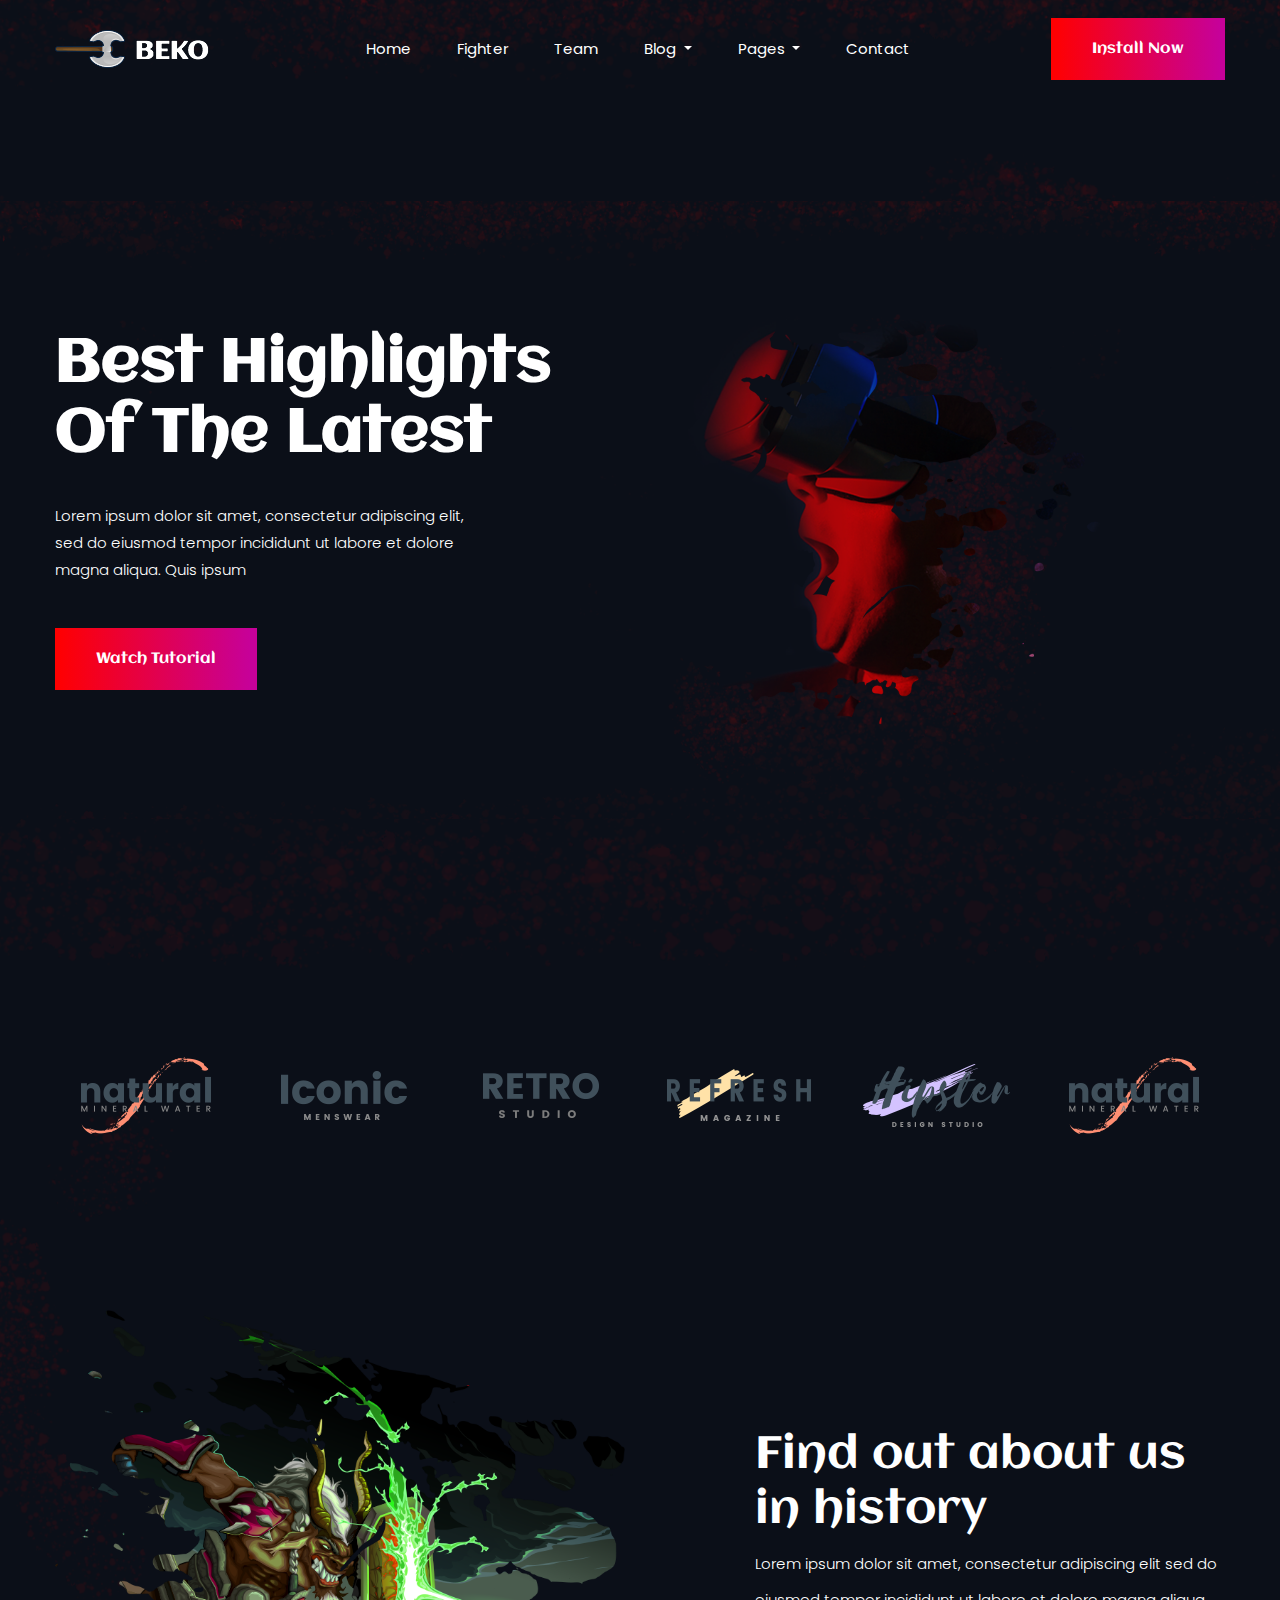
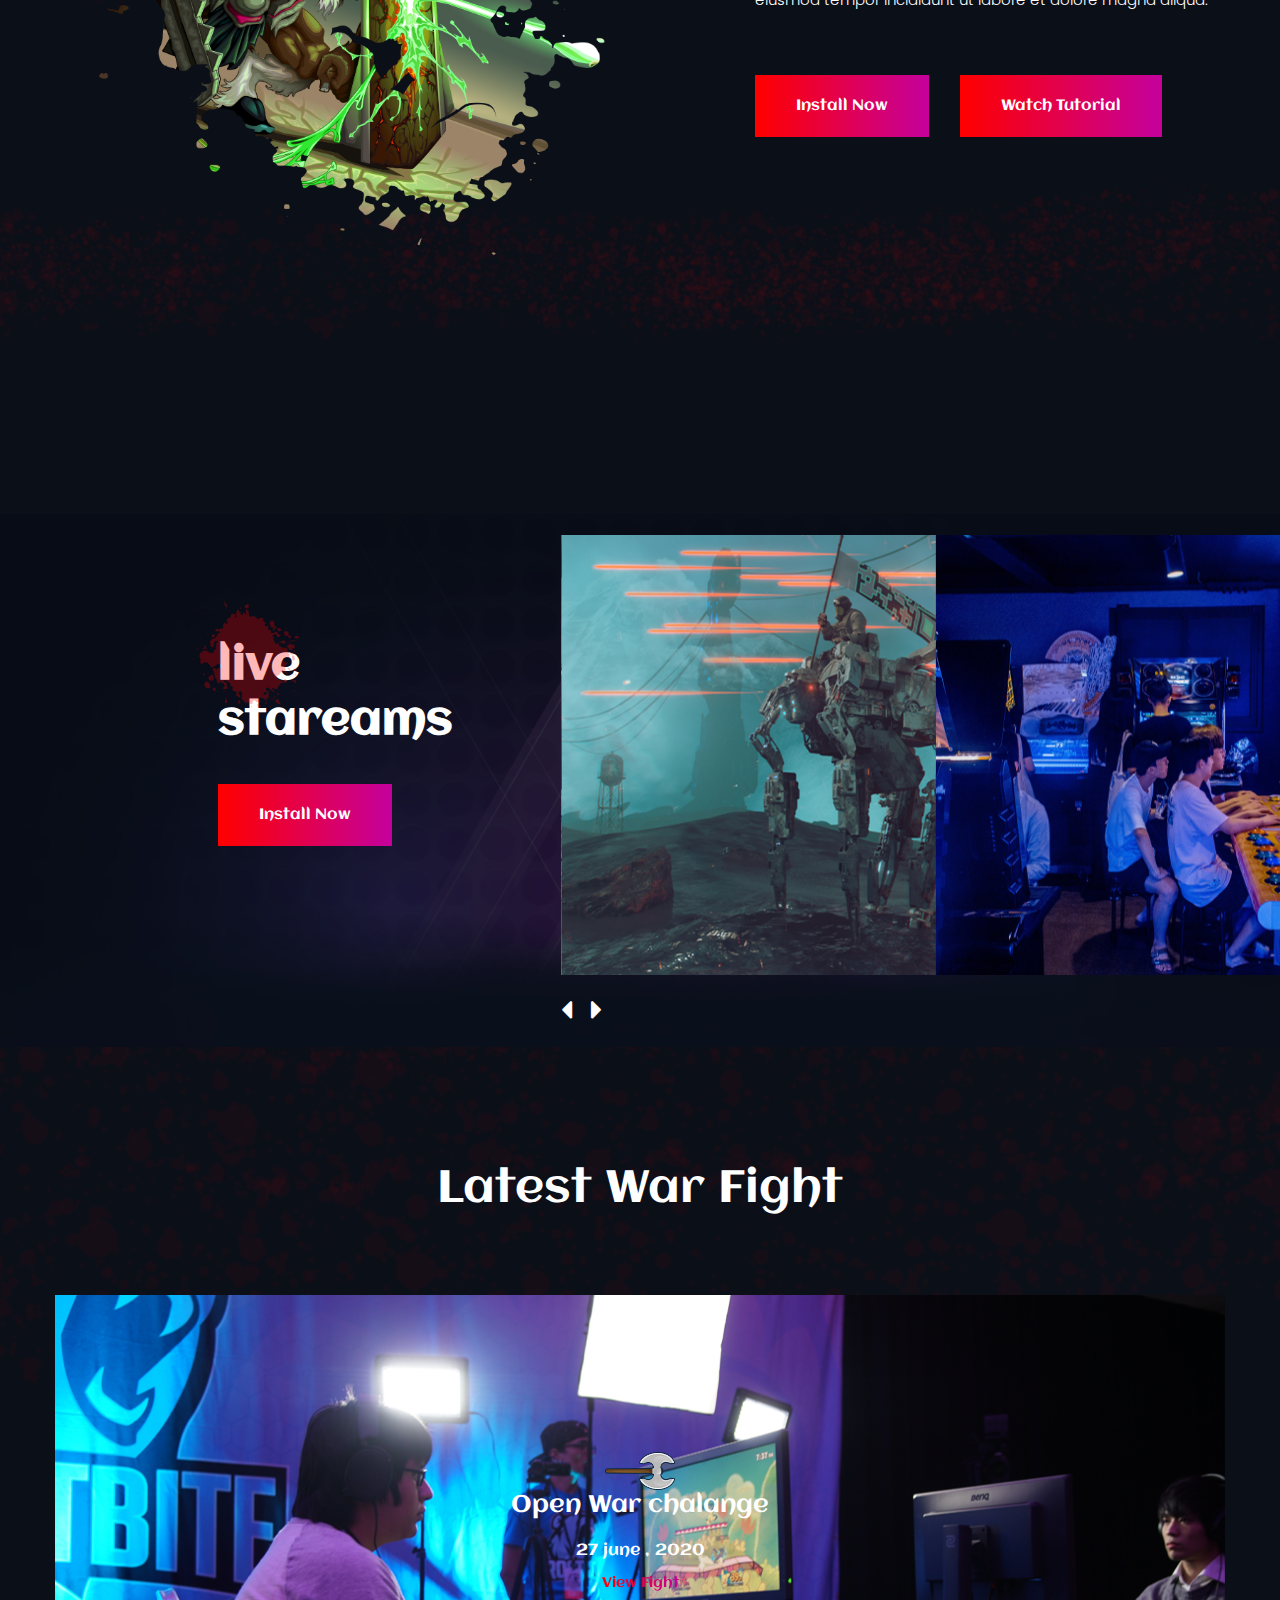
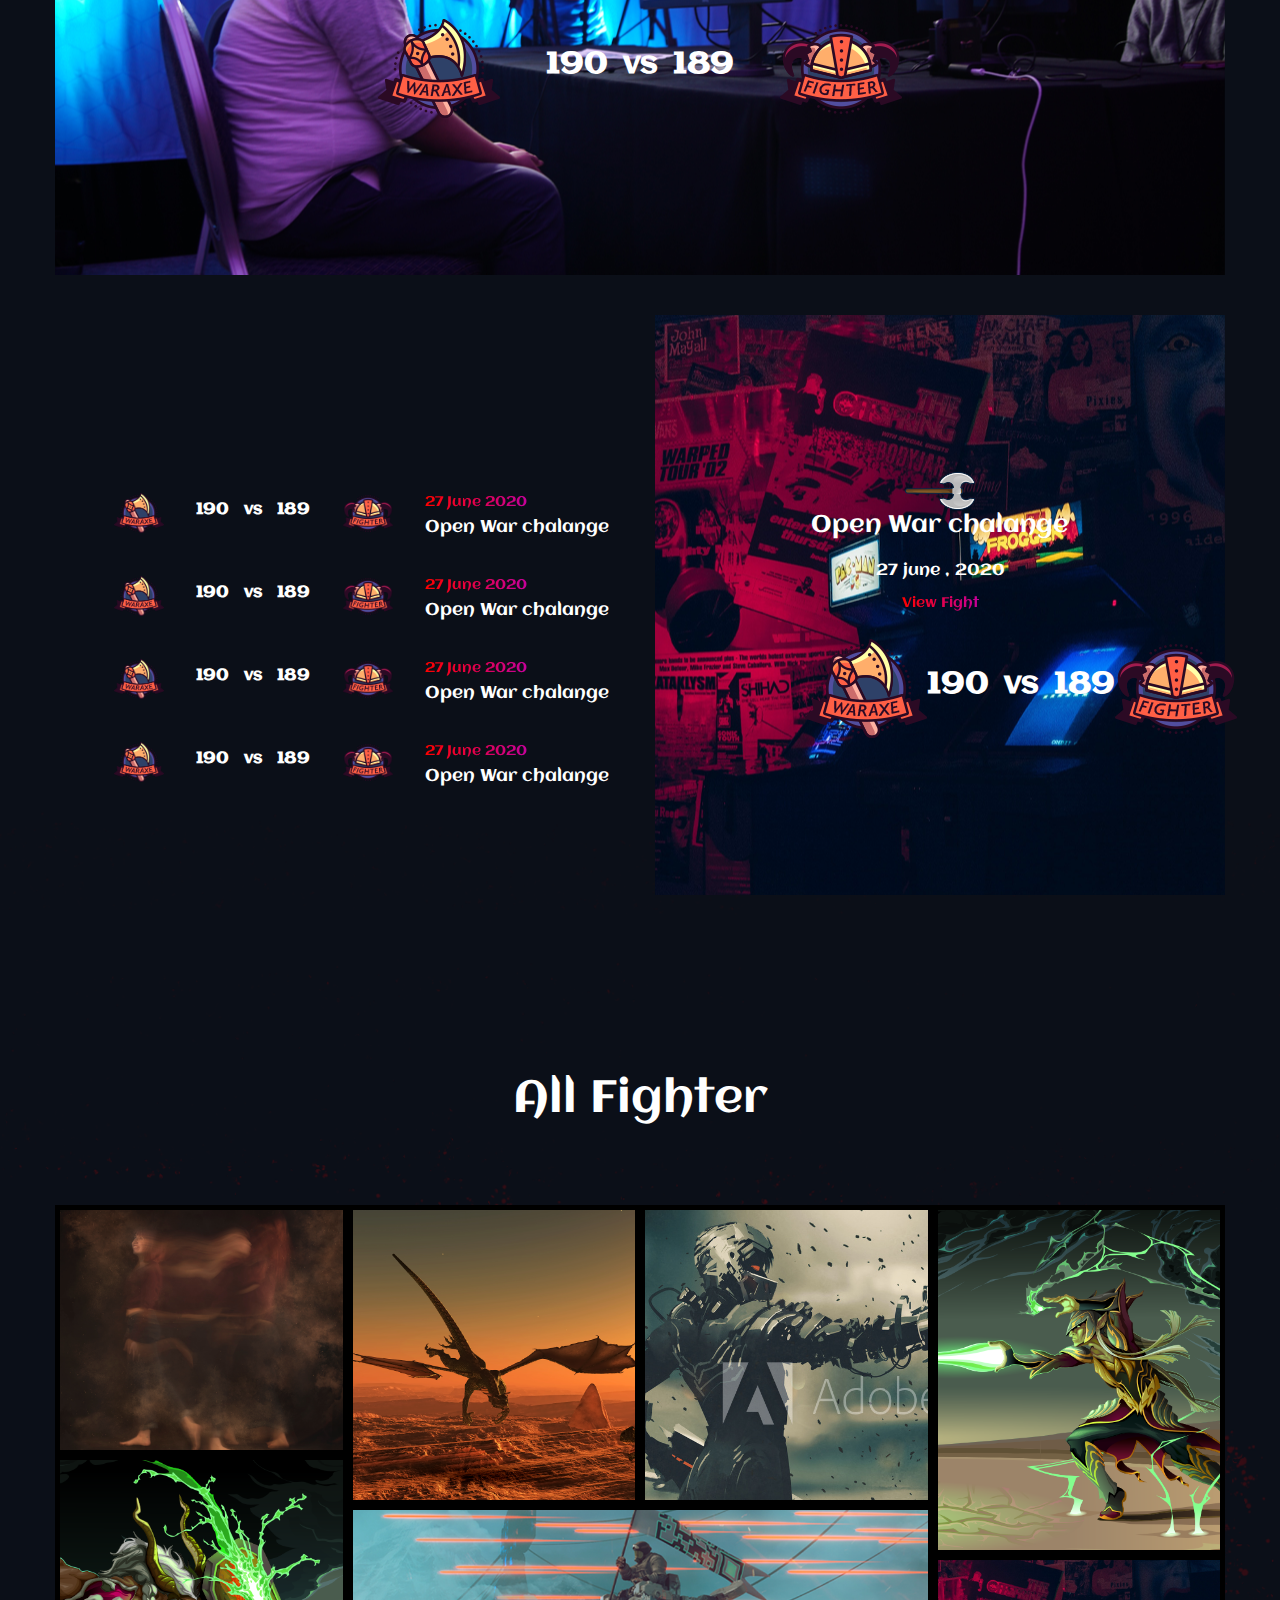
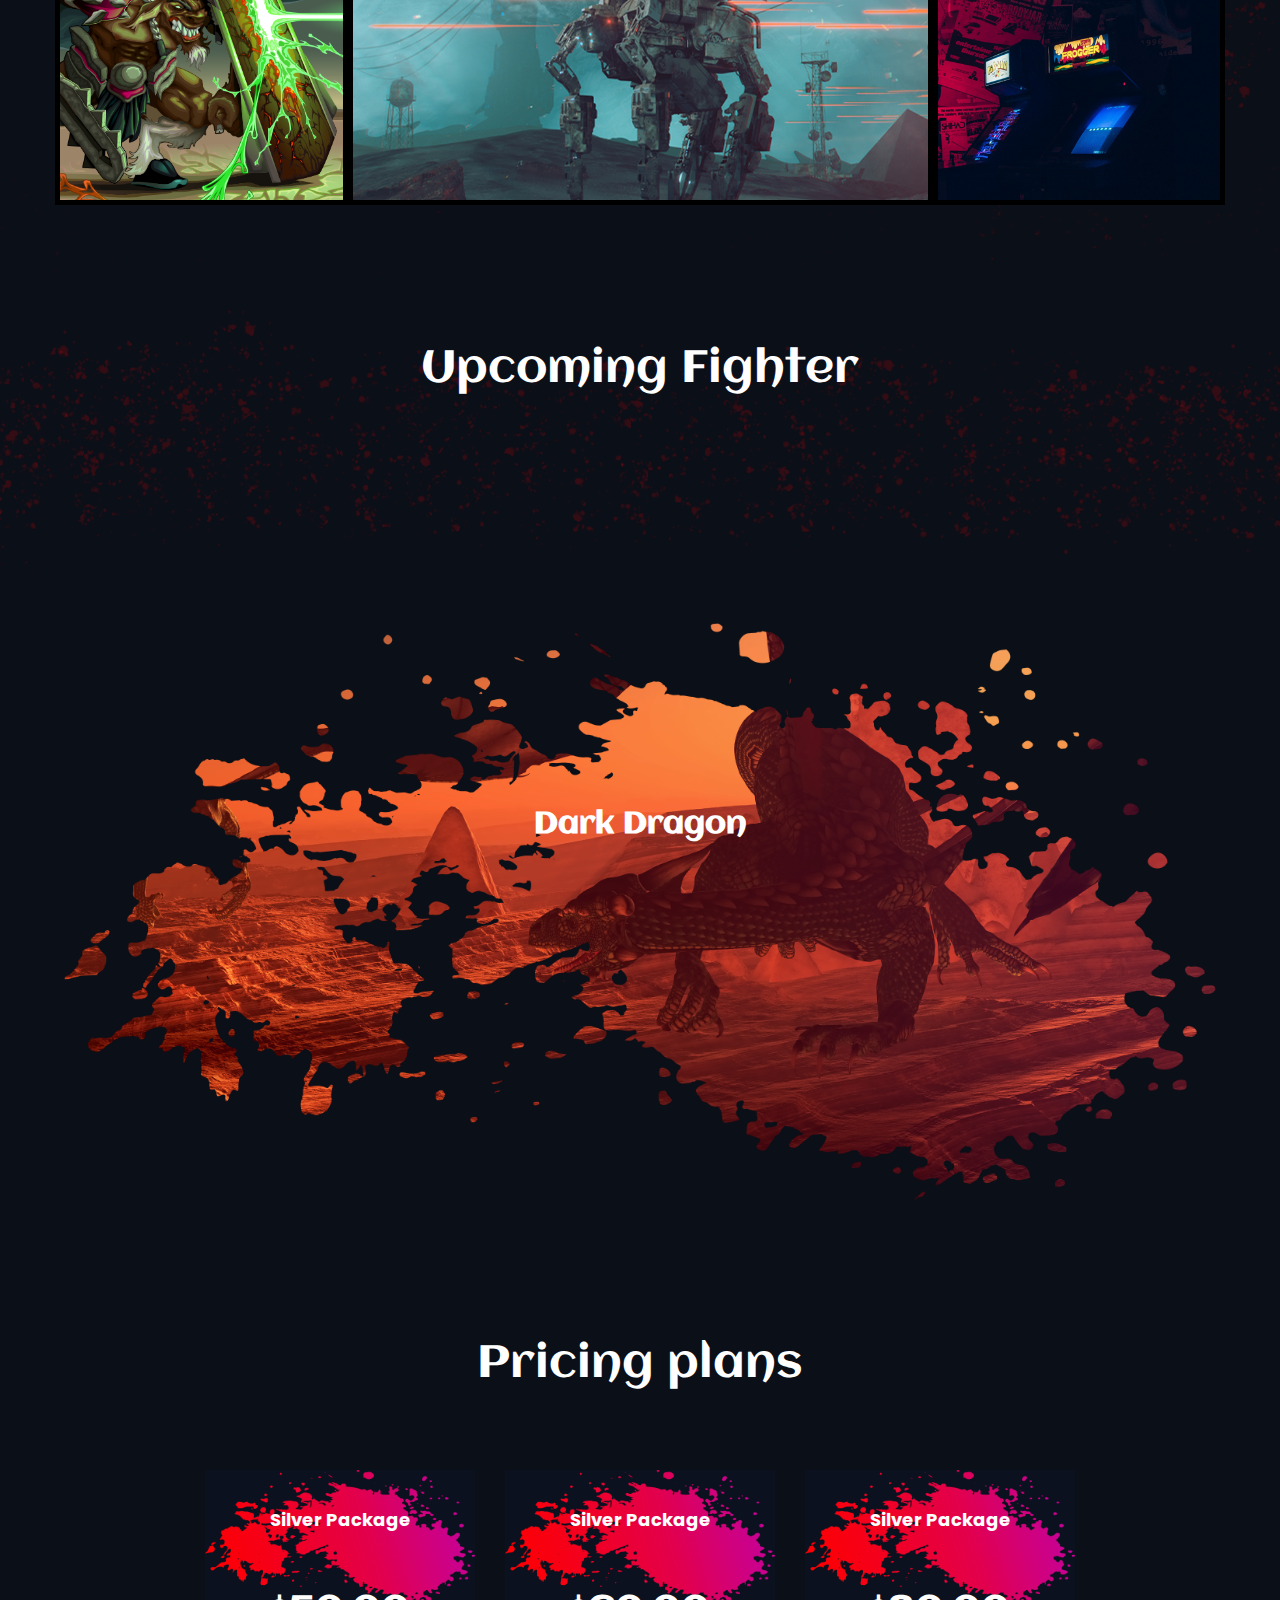
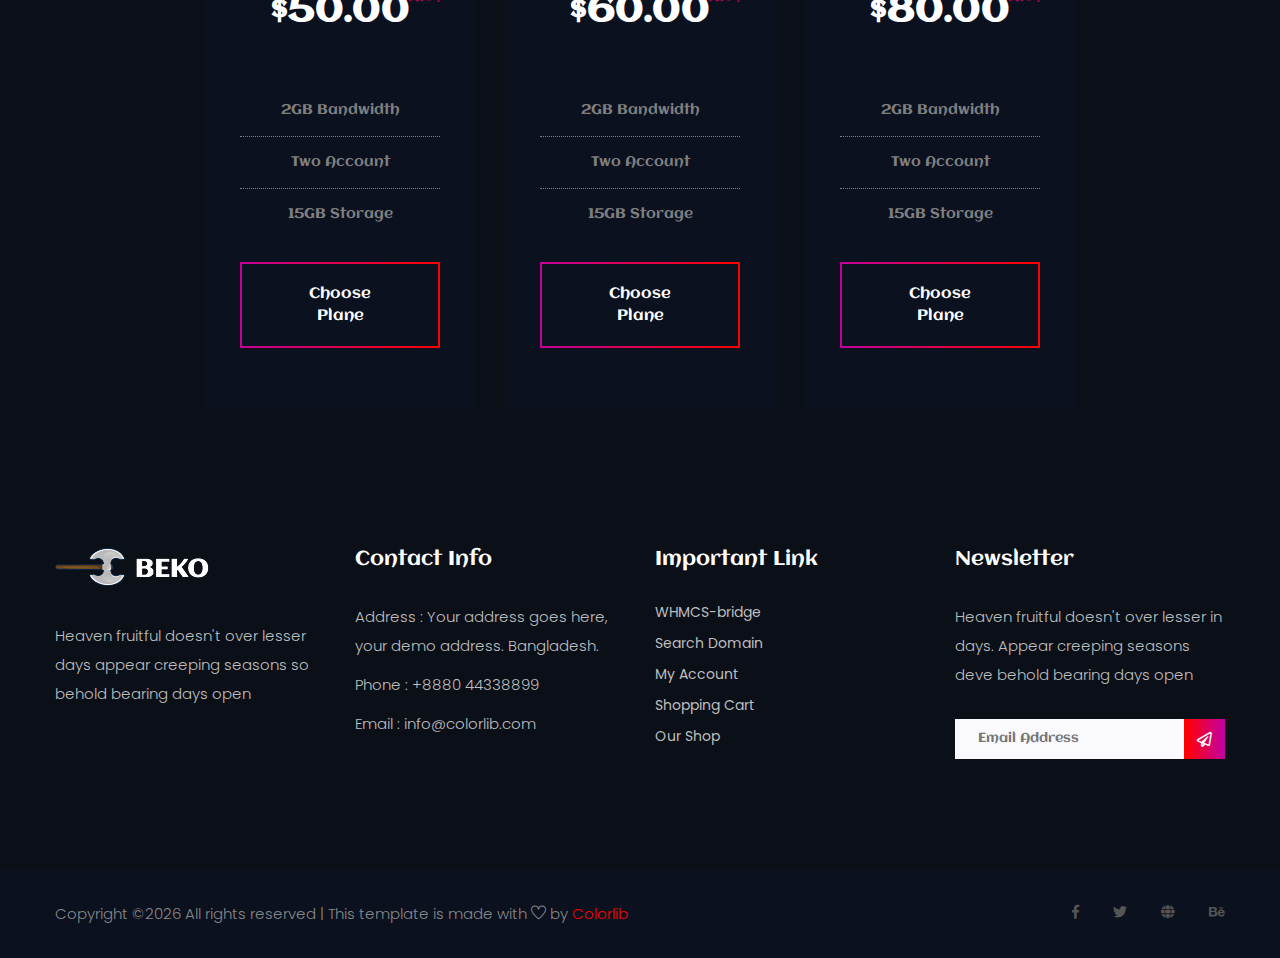
<file: GAMES-DORM2/beko-master/index.html>
<!doctype html>
<html lang="zxx">

<head>
    <!-- Required meta tags -->
    <meta charset="utf-8">
    <meta name="viewport" content="width=device-width, initial-scale=1, shrink-to-fit=no">
    <title>gaming</title>
    <link rel="icon" href="img/favicon.png">
    <!-- Bootstrap CSS -->
    <link rel="stylesheet" href="css/bootstrap.min.css">
    <!-- animate CSS -->
    <link rel="stylesheet" href="css/animate.css">
    <!-- owl carousel CSS -->
    <link rel="stylesheet" href="css/owl.carousel.min.css">
    <!-- font awesome CSS -->
    <link rel="stylesheet" href="css/all.css">
    <!-- flaticon CSS -->
    <link rel="stylesheet" href="css/flaticon.css">
    <link rel="stylesheet" href="css/themify-icons.css">
    <!-- font awesome CSS -->
    <link rel="stylesheet" href="css/magnific-popup.css">
    <!-- swiper CSS -->
    <link rel="stylesheet" href="css/slick.css">
    <!-- style CSS -->
    <link rel="stylesheet" href="css/style.css">
</head>

<body>
    <div class="body_bg">
        <!--::header part start::-->
        <header class="main_menu single_page_menu">
            <div class="container">
                <div class="row align-items-center">
                    <div class="col-lg-12">
                        <nav class="navbar navbar-expand-lg navbar-light">
                            <a class="navbar-brand" href="index.html"> <img src="img/logo.png" alt="logo"> </a>
                            <button class="navbar-toggler" type="button" data-toggle="collapse"
                                data-target="#navbarSupportedContent" aria-controls="navbarSupportedContent"
                                aria-expanded="false" aria-label="Toggle navigation">
                                <span class="menu_icon"><i class="fas fa-bars"></i></span>
                            </button>

                            <div class="collapse navbar-collapse main-menu-item" id="navbarSupportedContent">
                                <ul class="navbar-nav">
                                    <li class="nav-item">
                                        <a class="nav-link" href="index.html">Home</a>
                                    </li>
                                    <li class="nav-item">
                                        <a class="nav-link" href="fighter.html">fighter</a>
                                    </li>
                                    <li class="nav-item">
                                        <a class="nav-link" href="team.html">team</a>
                                    </li>
                                    <li class="nav-item dropdown">
                                        <a class="nav-link dropdown-toggle" href="blog.html" id="navbarDropdown"
                                            role="button" data-toggle="dropdown" aria-haspopup="true"
                                            aria-expanded="false">
                                            Blog
                                        </a>
                                        <div class="dropdown-menu" aria-labelledby="navbarDropdown">
                                            <a class="dropdown-item" href="blog.html"> blog</a>
                                            <a class="dropdown-item" href="single-blog.html">Single blog</a>
                                        </div>
                                    </li>
                                    <li class="nav-item dropdown">
                                        <a class="nav-link dropdown-toggle" href="blog.html" id="navbarDropdown1"
                                            role="button" data-toggle="dropdown" aria-haspopup="true"
                                            aria-expanded="false">
                                            pages
                                        </a>
                                        <div class="dropdown-menu" aria-labelledby="navbarDropdown1">
                                            <a class="dropdown-item" href="elements.html">Elements</a>
                                        </div>
                                    </li>
                                    <li class="nav-item">
                                        <a class="nav-link" href="contact.html">Contact</a>
                                    </li>
                                </ul>
                            </div>
                            <a href="#" class="btn_1 d-none d-sm-block">Install Now</a>
                        </nav>
                    </div>
                </div>
            </div>
        </header>
        <!-- Header part end-->

        <!-- banner part start-->
        <section class="banner_part">
            <div class="container">
                <div class="row align-items-center justify-content-between">
                    <div class="col-lg-6 col-md-8">
                        <div class="banner_text">
                            <div class="banner_text_iner">
                                <h1>Best Highlights
                                    of the Latest</h1>
                                <p>Lorem ipsum dolor sit amet, consectetur adipiscing elit,
                                    sed do eiusmod tempor incididunt ut labore et dolore
                                    magna aliqua. Quis ipsum </p>
                                <a href="#" class="btn_1">Watch Tutorial</a>
                            </div>
                        </div>
                    </div>
                </div>
            </div>
        </section>
        <!-- banner part start-->

        <!--::client logo part end::-->
        <section class="client_logo">
            <div class="container">
                <div class="row align-items-center">
                    <div class="col-lg-12">
                        <div class="client_logo_slider owl-carousel d-flex justify-content-between">
                            <div class="single_client_logo">
                                <img src="img/client_logo/client_logo_1.png" alt="">
                            </div>
                            <div class="single_client_logo">
                                <img src="img/client_logo/client_logo_2.png" alt="">
                            </div>
                            <div class="single_client_logo">
                                <img src="img/client_logo/client_logo_3.png" alt="">
                            </div>
                            <div class="single_client_logo">
                                <img src="img/client_logo/client_logo_4.png" alt="">
                            </div>
                            <div class="single_client_logo">
                                <img src="img/client_logo/client_logo_5.png" alt="">
                            </div>
                            <div class="single_client_logo">
                                <img src="img/client_logo/client_logo_1.png" alt="">
                            </div>
                            <div class="single_client_logo">
                                <img src="img/client_logo/client_logo_2.png" alt="">
                            </div>
                        </div>
                    </div>
                </div>
            </div>
        </section>
        <!--::client logo part end::-->

        <!-- about_us part start-->
        <section class="about_us section_padding">
            <div class="container">
                <div class="row align-items-center justify-content-between">
                    <div class="col-md-5 col-lg-6 col-xl-6">
                        <div class="learning_img">
                            <img src="img/about_img.png" alt="">
                        </div>
                    </div>
                    <div class="col-md-7 col-lg-6 col-xl-5">
                        <div class="about_us_text">
                            <h2>Find out about us in history</h2>
                            <p>Lorem ipsum dolor sit amet, consectetur adipiscing
                                elit sed do eiusmod tempor incididunt ut labore et
                                dolore magna aliqua. </p>
                            <a href="#" class="btn_1">Install Now</a>
                            <a href="#" class="btn_1">Watch Tutorial</a>
                        </div>
                    </div>
                </div>
            </div>
        </section>
        <!-- about_us part end-->

        <!--::about_us part start::-->
        <section class="live_stareams padding_bottom">
            <div class="container-fluid">
                <div class="row align-items-center justify-content-between">
                    <div class="col-md-2 offset-lg-2 offset-sm-1">
                        <div class="live_stareams_text">
                            <h2>live <br> stareams</h2>
                            <div class="btn_1">install now</div>
                        </div>
                    </div>
                    <div class="col-md-7 offset-sm-1">
                        <div class="live_stareams_slide owl-carousel">
                            <div class="live_stareams_slide_img">
                                <img src="img/live_streams_1.png" alt="">
                                <div class="extends_video">
                                    <a id="play-video_1" class="video-play-button popup-youtube"
                                        href="https://www.youtube.com/watch?v=pBFQdxA-apI">
                                        <span class="fas fa-play"></span>
                                    </a>
                                </div>
                            </div>
                            <div class="live_stareams_slide_img">
                                <img src="img/live_streams_2.png" alt="">
                                <div class="extends_video">
                                    <a id="play-video_1" class="video-play-button popup-youtube"
                                        href="https://www.youtube.com/watch?v=pBFQdxA-apI">
                                        <span class="fas fa-play"></span>
                                    </a>
                                </div>
                            </div>
                            <div class="live_stareams_slide_img">
                                <img src="img/live_streams_1.png" alt="">
                                <div class="extends_video">
                                    <a id="play-video_1" class="video-play-button popup-youtube"
                                        href="https://www.youtube.com/watch?v=pBFQdxA-apI">
                                        <span class="fas fa-play"></span>
                                    </a>
                                </div>
                            </div>
                            <div class="live_stareams_slide_img">
                                <img src="img/live_streams_2.png" alt="">
                                <div class="extends_video">
                                    <a id="play-video_1" class="video-play-button popup-youtube"
                                        href="https://www.youtube.com/watch?v=pBFQdxA-apI">
                                        <span class="fas fa-play"></span>
                                    </a>
                                </div>
                            </div>
                            <div class="live_stareams_slide_img">
                                <img src="img/live_streams_1.png" alt="">
                                <div class="extends_video">
                                    <a id="play-video_1" class="video-play-button popup-youtube"
                                        href="https://www.youtube.com/watch?v=pBFQdxA-apI">
                                        <span class="fas fa-play"></span>
                                    </a>
                                </div>
                            </div>
                            <div class="live_stareams_slide_img">
                                <img src="img/live_streams_2.png" alt="">
                                <div class="extends_video">
                                    <a id="play-video_1" class="video-play-button popup-youtube"
                                        href="https://www.youtube.com/watch?v=pBFQdxA-apI">
                                        <span class="fas fa-play"></span>
                                    </a>
                                </div>
                            </div>
                            <div class="live_stareams_slide_img">
                                <img src="img/live_streams_1.png" alt="">
                                <div class="extends_video">
                                    <a id="play-video_1" class="video-play-button popup-youtube"
                                        href="https://www.youtube.com/watch?v=pBFQdxA-apI">
                                        <span class="fas fa-play"></span>
                                    </a>
                                </div>
                            </div>
                            <div class="live_stareams_slide_img">
                                <img src="img/live_streams_2.png" alt="">
                                <div class="extends_video">
                                    <a id="play-video_1" class="video-play-button popup-youtube"
                                        href="https://www.youtube.com/watch?v=pBFQdxA-apI">
                                        <span class="fas fa-play"></span>
                                    </a>
                                </div>
                            </div>
                        </div>
                    </div>
                </div>
            </div>
        </section>
        <!--::about_us part end::-->

        <!-- use sasu part end-->
        <section class="Latest_War">
            <div class="container">
                <div class="row justify-content-center">
                    <div class="col-lg-8">
                        <div class="section_tittle text-center">
                            <h2>Latest War Fight</h2>
                        </div>
                    </div>
                </div>
                <div class="row justify-content-center align-items-center">
                    <div class="col-lg-12">
                        <div class="Latest_War_text">
                            <div class="row justify-content-center align-items-center h-100">
                                <div class="col-lg-6">
                                    <div class="single_war_text text-center">
                                        <img src="img/favicon.png" alt="">
                                        <h4>Open War chalange</h4>
                                        <p>27 june , 2020</p>
                                        <a href="#">view fight</a>
                                        <div class="war_text_item d-flex justify-content-around align-items-center">
                                            <img src="img/war_logo_1.png" alt="">
                                            <h2>190<span>vs</span>189</h2>
                                            <img src="img/war_logo_2.png" alt="">
                                        </div>

                                    </div>
                                </div>
                            </div>
                            <a href="#" class="btn_2">Watch Tutorial</a>
                        </div>
                    </div>
                    <div class="col-lg-6">
                        <div class="latest_war_list">
                            <div class="single_war_text">
                                <div class="war_text_item d-flex justify-content-around align-items-center">
                                    <img src="img/war_logo_1.png" alt="">
                                    <h2>190<span>vs</span>189</h2>
                                    <img src="img/war_logo_2.png" alt="">
                                    <div class="war_date">
                                        <a href="#">27 june 2020</a>
                                        <p>Open War chalange</p>
                                    </div>
                                </div>
                            </div>
                            <div class="single_war_text">
                                <div class="war_text_item d-flex justify-content-around align-items-center">
                                    <img src="img/war_logo_1.png" alt="">
                                    <h2>190<span>vs</span>189</h2>
                                    <img src="img/war_logo_2.png" alt="">
                                    <div class="war_date">
                                        <a href="#">27 june 2020</a>
                                        <p>Open War chalange</p>
                                    </div>
                                </div>
                            </div>
                            <div class="single_war_text">
                                <div class="war_text_item d-flex justify-content-around align-items-center">
                                    <img src="img/war_logo_1.png" alt="">
                                    <h2>190<span>vs</span>189</h2>
                                    <img src="img/war_logo_2.png" alt="">
                                    <div class="war_date">
                                        <a href="#">27 june 2020</a>
                                        <p>Open War chalange</p>
                                    </div>
                                </div>
                            </div>
                            <div class="single_war_text">
                                <div class="war_text_item d-flex justify-content-around align-items-center">
                                    <img src="img/war_logo_1.png" alt="">
                                    <h2>190<span>vs</span>189</h2>
                                    <img src="img/war_logo_2.png" alt="">
                                    <div class="war_date">
                                        <a href="#">27 june 2020</a>
                                        <p>Open War chalange</p>
                                    </div>
                                </div>
                            </div>
                        </div>
                    </div>
                    <div class="col-lg-6">
                        <div class="Latest_War_text Latest_War_bg_1">
                            <div class="row justify-content-center align-items-center h-100">
                                <div class="col-lg-6">
                                    <div class="single_war_text text-center">
                                        <img src="img/favicon.png" alt="">
                                        <h4>Open War chalange</h4>
                                        <p>27 june , 2020</p>
                                        <a href="#">view fight</a>
                                        <div class="war_text_item d-flex justify-content-around align-items-center">
                                            <img src="img/war_logo_1.png" alt="">
                                            <h2>190<span>vs</span>189</h2>
                                            <img src="img/war_logo_2.png" alt="">
                                        </div>
                                    </div>
                                </div>
                            </div>
                            <a href="#" class="btn_2">Watch Tutorial</a>
                        </div>
                    </div>
                </div>
            </div>
        </section>
        <!-- use sasu part end-->

        <!-- gallery_part part start-->
        <section class="gallery_part section_padding">
            <div class="container">
                <div class="row justify-content-center">
                    <div class="col-xl-5">
                        <div class="section_tittle text-center">
                            <h2>All Fighter</h2>
                        </div>
                    </div>
                </div>
                <div class="row">
                    <div class="col-xl-12">
                        <div class="gallery_part_item">
                            <div class="grid">
                                <div class="grid-sizer"></div>
                                <a href="img/gallery/gallery_item_1.png"
                                    class="grid-item bg_img img-gal grid-item--height-1"
                                    style="background-image: url('img/gallery/gallery_item_1.png')">
                                    <div class="single_gallery_item">
                                        <div class="single_gallery_item_iner">
                                            <div class="gallery_item_text">
                                                <i class="ti-zoom-in"></i>
                                            </div>
                                        </div>
                                    </div>
                                </a>
                                <a href="img/gallery/gallery_item_2.png" class="grid-item bg_img img-gal"
                                    style="background-image: url('img/gallery/gallery_item_2.png')">
                                    <div class="single_gallery_item">
                                        <div class="single_gallery_item_iner">
                                            <div class="gallery_item_text">
                                                <i class="ti-zoom-in"></i>
                                            </div>
                                        </div>
                                    </div>
                                </a>
                                <a href="img/gallery/gallery_item_3.png" class="grid-item bg_img img-gal"
                                    style="background-image: url('img/gallery/gallery_item_3.png')">
                                    <div class="single_gallery_item">
                                        <div class="single_gallery_item_iner">
                                            <div class="gallery_item_text">
                                                <i class="ti-zoom-in"></i>
                                            </div>
                                        </div>
                                    </div>
                                </a>
                                <a href="img/gallery/gallery_item_5.png"
                                    class="grid-item bg_img img-gal grid-item--height-2"
                                    style="background-image: url('img/gallery/gallery_item_5.png')">
                                    <div class="single_gallery_item">
                                        <div class="single_gallery_item_iner">
                                            <div class="gallery_item_text">
                                                <i class="ti-zoom-in"></i>
                                            </div>
                                        </div>
                                    </div>
                                </a>
                                <a href="img/gallery/gallery_item_7.png"
                                    class="grid-item bg_img img-gal grid-item--height-2"
                                    style="background-image: url('img/gallery/gallery_item_7.png')">
                                    <div class="single_gallery_item">
                                        <div class="single_gallery_item_iner">
                                            <div class="gallery_item_text">
                                                <i class="ti-zoom-in"></i>
                                            </div>
                                        </div>
                                    </div>
                                </a>
                                <a href="img/gallery/gallery_item_6.png"
                                    class="grid-item bg_img img-gal grid-item--width-1"
                                    style="background-image: url('img/gallery/gallery_item_6.png')">
                                    <div class="single_gallery_item">
                                        <div class="single_gallery_item_iner">
                                            <div class="gallery_item_text">
                                                <i class="ti-zoom-in"></i>
                                            </div>
                                        </div>
                                    </div>
                                </a>
                                <a href="img/gallery/gallery_item_4.png"
                                    class="grid-item bg_img img-gal sm_weight  grid-item--height-1"
                                    style="background-image: url('img/gallery/gallery_item_4.png')">
                                    <div class="single_gallery_item">
                                        <div class="single_gallery_item_iner">
                                            <div class="gallery_item_text">
                                                <i class="ti-zoom-in"></i>
                                            </div>
                                        </div>
                                    </div>
                                </a>
                            </div>
                        </div>
                    </div>
                </div>
            </div>
        </section>
        <!-- gallery_part part end-->

        <!-- use sasu part end-->
        <section class="upcomming_war">
            <div class="container">
                <div class="row justify-content-center">
                    <div class="col-lg-8">
                        <div class="section_tittle text-center">
                            <h2>Upcoming Fighter</h2>
                        </div>
                    </div>
                </div>
                <div class="upcomming_war_iner">
                    <div class="row justify-content-center align-items-center h-100">
                        <div class="col-10 col-sm-5 col-lg-3">
                            <div class="upcomming_war_counter text-center">
                                <h2>Dark Dragon</h2>
                                <div id="timer" class="d-flex justify-content-between">
                                    <div id="days"></div>
                                    <div id="hours"></div>
                                </div>
                            </div>
                        </div>
                    </div>
                </div>
            </div>
        </section>
        <!-- use sasu part end-->

        <!-- pricing part start-->
        <section class="pricing_part padding_top">
            <div class="container">
                <div class="row justify-content-center">
                    <div class="col-lg-6">
                        <div class="section_tittle text-center">
                            <h2>Pricing plans</h2>
                        </div>
                    </div>
                </div>
                <div class="row justify-content-center">
                    <div class="col-lg-3 col-sm-6">
                        <div class="single_pricing_part">
                            <p>Silver Package</p>
                            <h3>$50.00</h3>
                            <ul>
                                <li>2GB Bandwidth</li>
                                <li>Two Account</li>
                                <li>15GB Storage</li>
                            </ul>
                            <a href="#" class="btn_2">Choose Plane</a>
                        </div>
                    </div>
                    <div class="col-lg-3 col-sm-6">
                        <div class="single_pricing_part">
                            <p>Silver Package</p>
                            <h3>$60.00</h3>
                            <ul>
                                <li>2GB Bandwidth</li>
                                <li>Two Account</li>
                                <li>15GB Storage</li>
                            </ul>
                            <a href="#" class="btn_2">Choose Plane</a>
                        </div>
                    </div>
                    <div class="col-lg-3 col-sm-6">
                        <div class="single_pricing_part">
                            <p>Silver Package</p>
                            <h3>$80.00</h3>
                            <ul>
                                <li>2GB Bandwidth</li>
                                <li>Two Account</li>
                                <li>15GB Storage</li>
                            </ul>
                            <a href="#" class="btn_2">Choose Plane</a>
                        </div>
                    </div>
                </div>
            </div>
        </section>
        <!-- pricing part end-->

        <!--::footer_part start::-->
        <footer class="footer_part">
            <div class="footer_top">
                <div class="container">
                    <div class="row">
                        <div class="col-sm-6 col-lg-3">
                            <div class="single_footer_part">
                                <a href="index.html" class="footer_logo_iner"> <img src="img/logo.png" alt="#"> </a>
                                <p>Heaven fruitful doesn't over lesser days appear creeping seasons so behold bearing
                                    days
                                    open
                                </p>
                            </div>
                        </div>
                        <div class="col-sm-6 col-lg-3">
                            <div class="single_footer_part">
                                <h4>Contact Info</h4>
                                <p>Address : Your address goes
                                    here, your demo address.
                                    Bangladesh.</p>
                                <p>Phone : +8880 44338899</p>
                                <p>Email : info@colorlib.com</p>
                            </div>
                        </div>
                        <div class="col-sm-6 col-lg-3">
                            <div class="single_footer_part">
                                <h4>Important Link</h4>
                                <ul class="list-unstyled">
                                    <li><a href=""> WHMCS-bridge</a></li>
                                    <li><a href="">Search Domain</a></li>
                                    <li><a href="">My Account</a></li>
                                    <li><a href="">Shopping Cart</a></li>
                                    <li><a href="">Our Shop</a></li>
                                </ul>
                            </div>
                        </div>
                        <div class="col-sm-6 col-lg-3">
                            <div class="single_footer_part">
                                <h4>Newsletter</h4>
                                <p>Heaven fruitful doesn't over lesser in days. Appear creeping seasons deve behold
                                    bearing
                                    days
                                    open
                                </p>
                                <div id="mc_embed_signup">
                                    <form target="_blank"
                                        action="https://spondonit.us12.list-manage.com/subscribe/post?u=1462626880ade1ac87bd9c93a&amp;id=92a4423d01"
                                        method="get" class="subscribe_form relative mail_part">
                                        <input type="email" name="email" id="newsletter-form-email"
                                            placeholder="Email Address" class="placeholder hide-on-focus"
                                            onfocus="this.placeholder = ''"
                                            onblur="this.placeholder = ' Email Address '">
                                        <button type="submit" name="submit" id="newsletter-submit"
                                            class="email_icon newsletter-submit button-contactForm"><i
                                                class="far fa-paper-plane"></i></button>
                                        <div class="mt-10 info"></div>
                                    </form>
                                </div>
                            </div>
                        </div>
                    </div>
                </div>
            </div>
            <div class="copygight_text">
                <div class="container">
                    <div class="row align-items-center">
                        <div class="col-lg-8">
                            <div class="copyright_text">
                                <P><!-- Link back to Colorlib can't be removed. Template is licensed under CC BY 3.0. -->
Copyright &copy;<script>document.write(new Date().getFullYear());</script> All rights reserved | This template is made with <i class="ti-heart" aria-hidden="true"></i> by <a href="https://colorlib.com" target="_blank">Colorlib</a>
<!-- Link back to Colorlib can't be removed. Template is licensed under CC BY 3.0. --></P>
                            </div>
                        </div>
                        <div class="col-lg-4">
                            <div class="footer_icon social_icon">
                                <ul class="list-unstyled">
                                    <li><a href="#" class="single_social_icon"><i class="fab fa-facebook-f"></i></a>
                                    </li>
                                    <li><a href="#" class="single_social_icon"><i class="fab fa-twitter"></i></a></li>
                                    <li><a href="#" class="single_social_icon"><i class="fas fa-globe"></i></a></li>
                                    <li><a href="#" class="single_social_icon"><i class="fab fa-behance"></i></a></li>
                                </ul>
                            </div>
                        </div>
                    </div>
                </div>
            </div>
        </footer>
        <!--::footer_part end::-->
    </div>


    <!-- jquery plugins here-->
    <script src="js/jquery-1.12.1.min.js"></script>
    <!-- popper js -->
    <script src="js/popper.min.js"></script>
    <!-- bootstrap js -->
    <script src="js/bootstrap.min.js"></script>
    <!-- easing js -->
    <script src="js/jquery.magnific-popup.js"></script>
    <!-- swiper js -->
    <script src="js/swiper.min.js"></script>
    <!-- swiper js -->
    <script src="js/masonry.pkgd.js"></script>
    <!-- particles js -->
    <script src="js/owl.carousel.min.js"></script>
    <script src="js/jquery.nice-select.min.js"></script>
    <!-- slick js -->
    <script src="js/slick.min.js"></script>
    <script src="js/jquery.counterup.min.js"></script>
    <script src="js/waypoints.min.js"></script>
    <script src="js/contact.js"></script>
    <script src="js/jquery.ajaxchimp.min.js"></script>
    <script src="js/jquery.form.js"></script>
    <script src="js/jquery.validate.min.js"></script>
    <script src="js/mail-script.js"></script>
    <!-- custom js -->
    <script src="js/custom.js"></script>
</body>

</html>
</file>
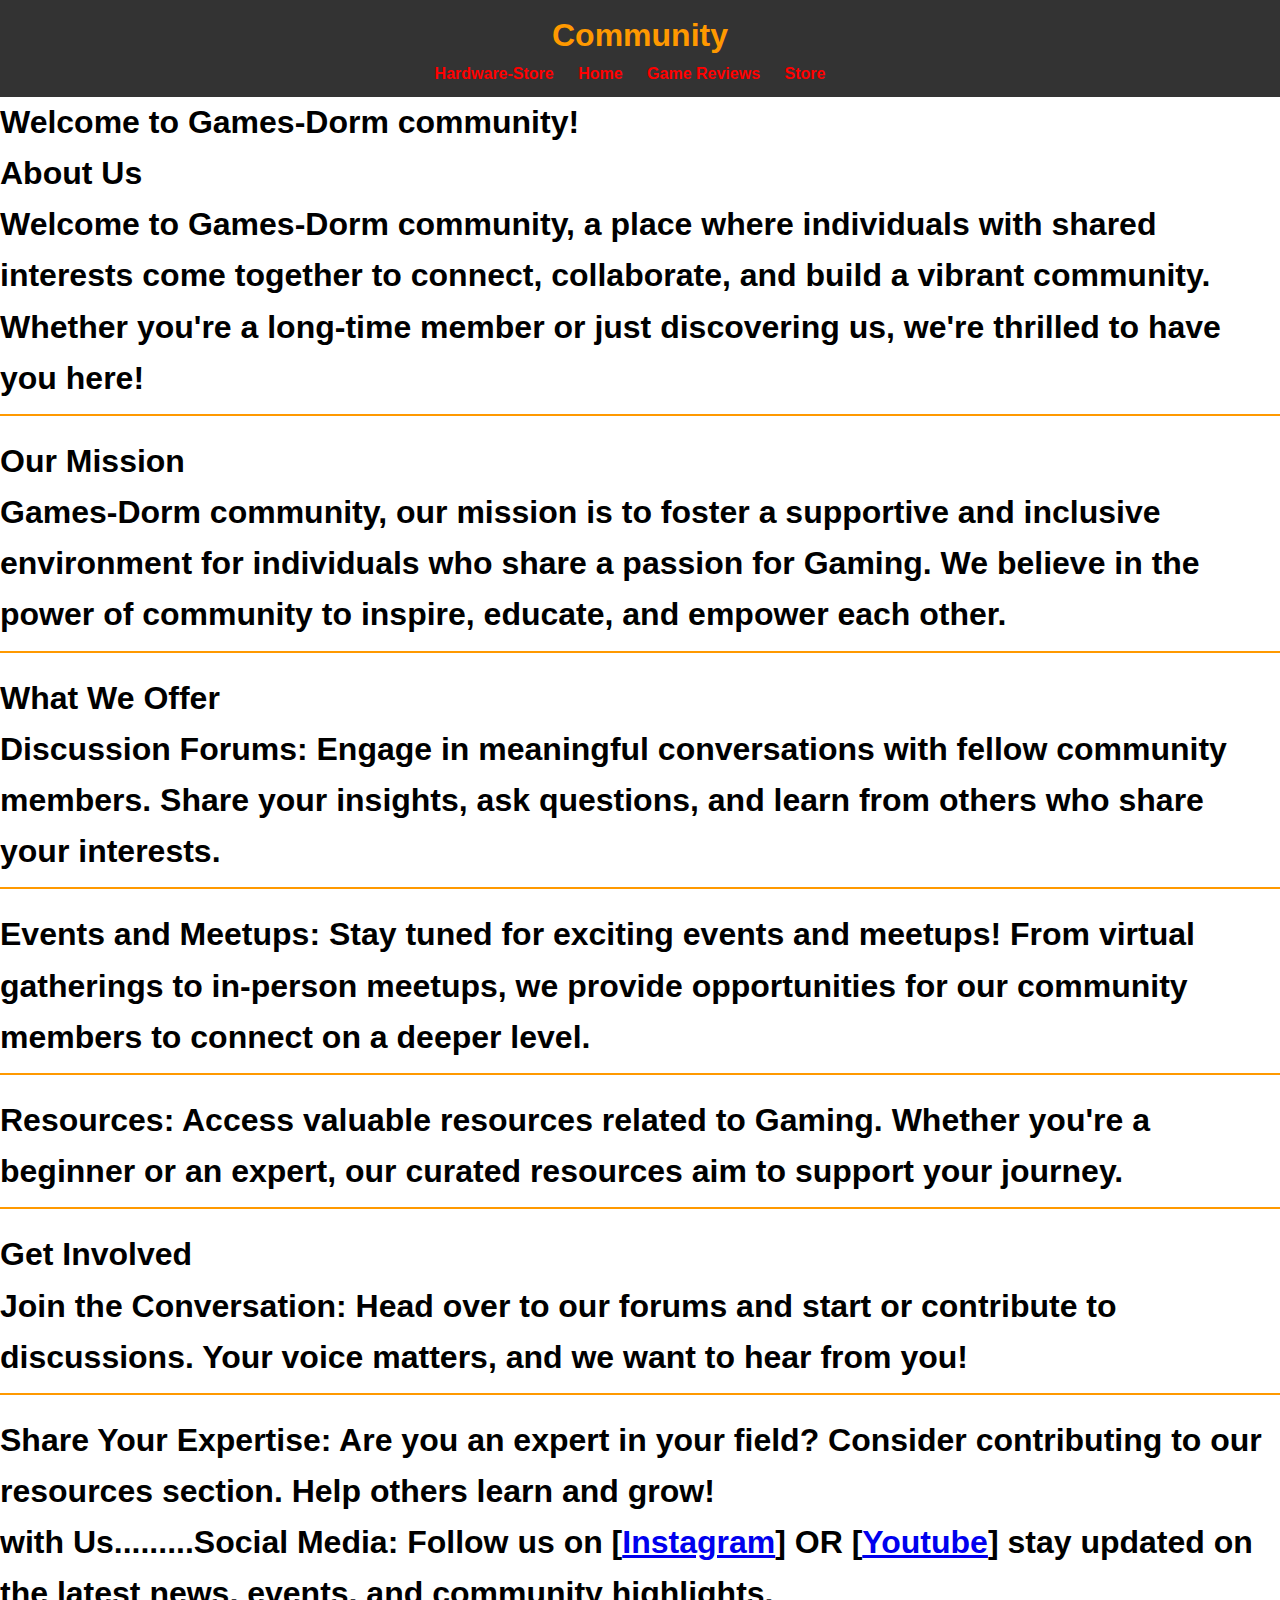
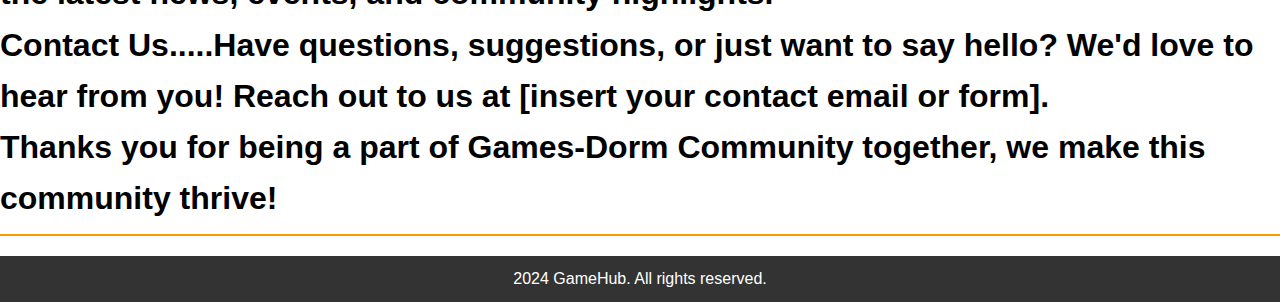
<file: Games-Dorm/src/community.html>
<!DOCTYPE html>
<html lang="en">
<head>
    <link rel="stylesheet" href="../styles/styles.css">
    <meta charset="UTF-8">
    <meta name="viewport" content="width=device-width, initial-scale=1.0">
    <link rel="icon" type="image/x-icon" href="../assets/Icon.jpg">
    <title>GameHub - Unleash the Gamer in You</title>
    <!-- Add additional stylesheets or meta tags as needed -->
</head>
<body>
    <header>
        <h1>Community</h1>
        <nav class="nav-bar">
            <ul class="nav-links">
                <li><a href="../src/Hardware-Store.html">Hardware-Store</a>
                <li><a href="../index.html">Home</a></li>
                <li><a href="../src/reviews.html">Game Reviews</a></li>
                <li><a href="../src/store.html">Store</a></li>
            </ul>
        </nav>
    </header>
    <div class>
        <h1>Welcome to Games-Dorm community!
        <h1> About Us</h1>
        <h1> Welcome to Games-Dorm community, a place where individuals with shared interests come together to connect, collaborate, and build a vibrant community. Whether you're a long-time member or just discovering us, we're thrilled to have you here!</h1>
        <h2>    </h2> 
            <h1> Our Mission
            <h1> Games-Dorm community, our mission is to foster a supportive and inclusive environment for individuals who share a passion for Gaming. We believe in the power of community to inspire, educate, and empower each other.</h1>
            <h2>    </h2> 
            <h1>What We Offer
            <h1>Discussion Forums: Engage in meaningful conversations with fellow community members. Share your insights, ask questions, and learn from others who share your interests.</h1>
            <h2>    </h2> 
            <h1>Events and Meetups: Stay tuned for exciting events and meetups! From virtual gatherings to in-person meetups, we provide opportunities for our community members to connect on a deeper level.</h1>
            <h2>    </h2> 
            <h1>Resources: Access valuable resources related to Gaming. Whether you're a beginner or an expert, our curated resources aim to support your journey.</h1>
            <h2>    </h2> 
            <h1>Get Involved
            <h1>Join the Conversation: Head over to our forums and start or contribute to discussions. Your voice matters, and we want to hear from you!</h1>
            <h2>    </h2> 
            <h1>Share Your Expertise: Are you an expert in your field? Consider contributing to our resources section. Help others learn and grow!</h1>
            
        <h1>with Us.........Social Media: Follow us on [<a href="https://www.instagram.com/games.dorm/" target="_blank">Instagram</a>] OR [<a href="https://www.youtube.com/@KINGAPEX01" target="_blank">Youtube</a>] stay updated on the latest news, events, and community highlights.</h1>
            
        <h1>Contact Us.....Have questions, suggestions, or just want to say hello? We'd love to hear from you! Reach out to us at [insert your contact email or form].</h1>
            
        <h1>Thanks you for being a part of Games-Dorm Community  together, we make this community thrive!</h1>
        <h2>    </h2> 
    </div>
    <footer>
        <p> 2024 GameHub. All rights reserved.</p>
    </footer>
</body>
</html>
</file>
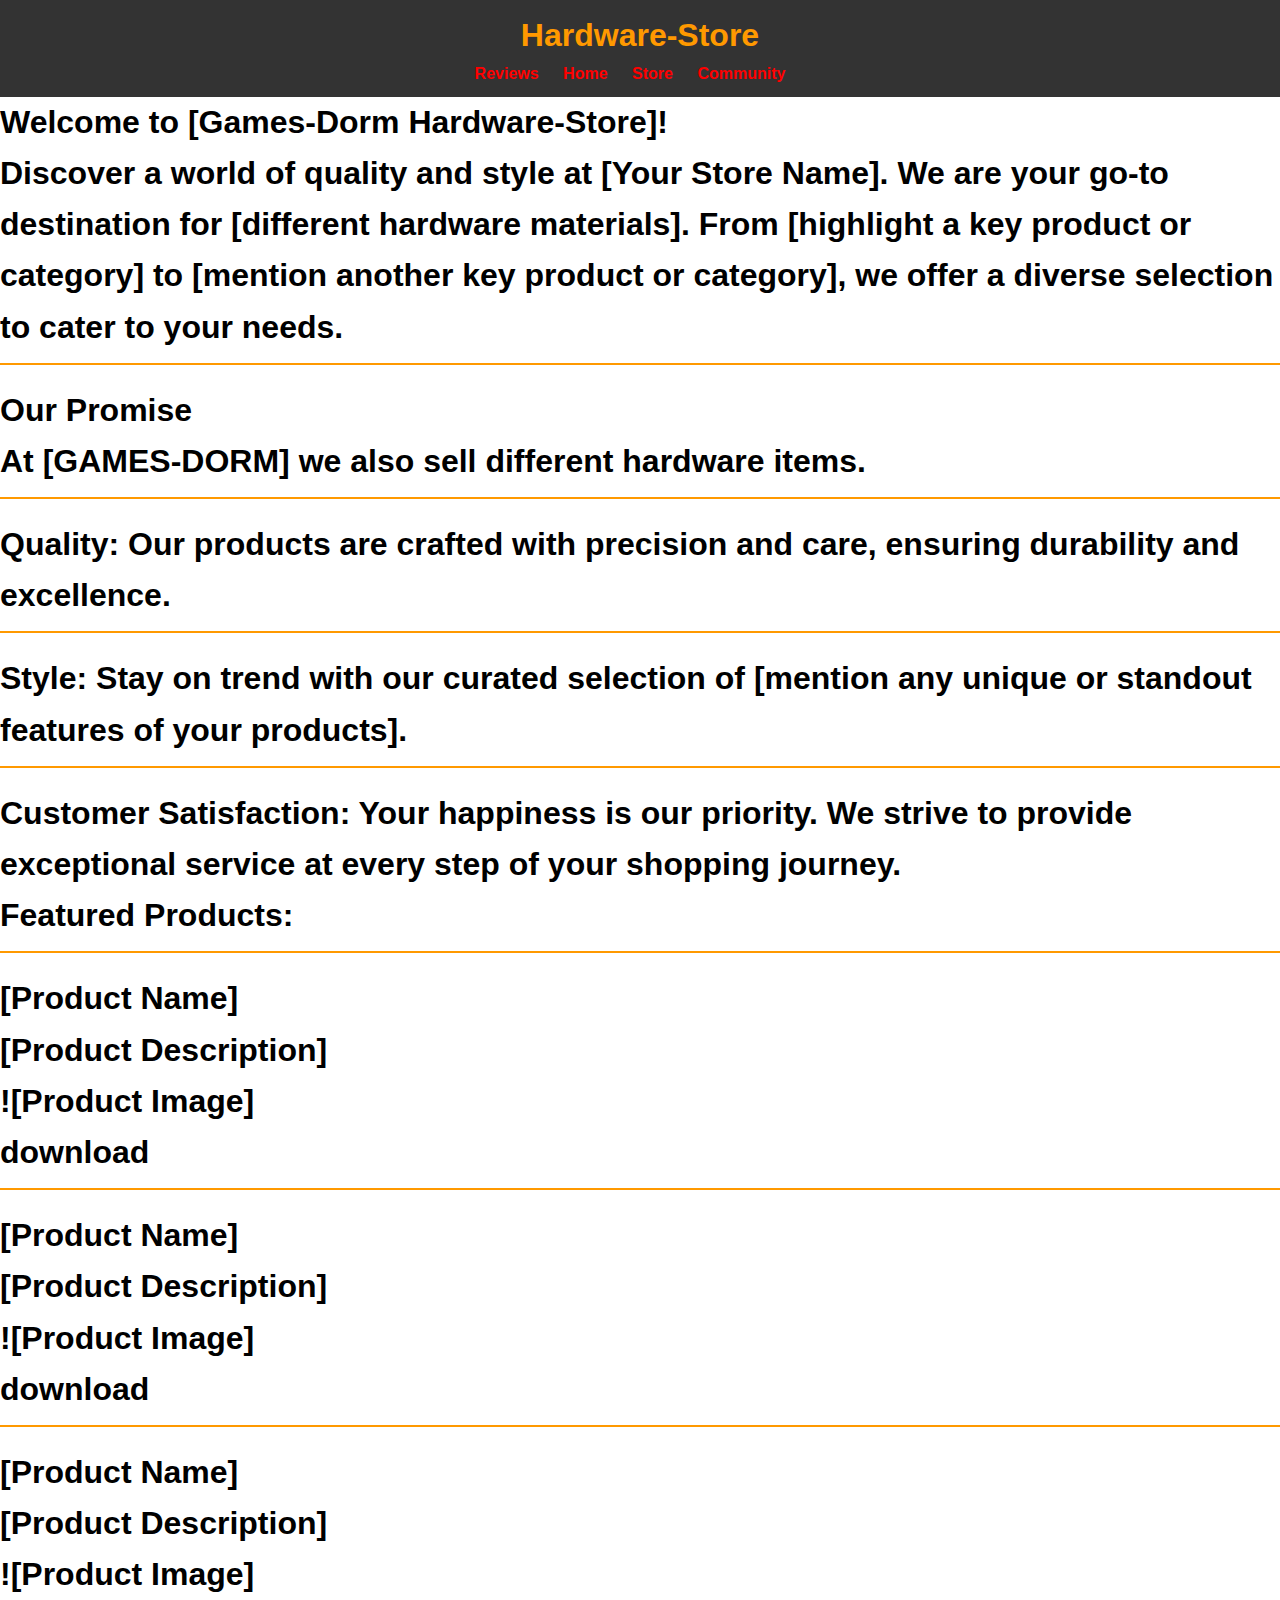
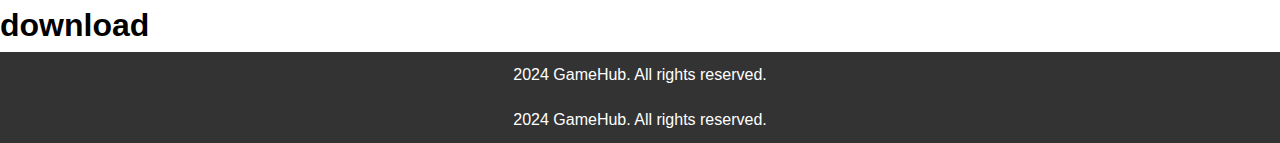
<file: Games-Dorm/src/Hardware-Store.html>
<!DOCTYPE html>
<html lang="en">
<head>
    <link rel="stylesheet" href="../styles/styles.css">
    <meta charset="UTF-8">
    <meta name="viewport" content="width=device-width, initial-scale=1.0">
    <link rel="icon" type="image/x-icon" href="../assets/Icon.jpg">
    <title>GameHub - Unleash the Gamer in You</title>
    <!-- Add additional stylesheets or meta tags as needed -->
</head>
<body>
    <header>
        <h1>Hardware-Store</h1>
        <nav class="nav-bar">
            <ul class="nav-links">
                <li><a href="../src/reviews.html">Reviews</a></li>
                <li><a href="../index.html">Home</a></li>
                <li><a href="../src/store.html">Store</a></li>
                <li><a href="../src/community.html">Community</a></li>
            </ul>
        </nav>
    </header>   
    <div class>
        <h1>Welcome to [Games-Dorm Hardware-Store]!            
            <h1> Discover a world of quality and style at [Your Store Name]. We are your go-to destination for [different hardware materials]. From [highlight a key product or category] to [mention another key product or category], we offer a diverse selection to cater to your needs.
                <h2>    </h2> 
            <h1>Our Promise
            <h1>At [GAMES-DORM] we also sell different hardware items.
            <h2>    </h2>         
            <h1>Quality: Our products are crafted with precision and care, ensuring durability and excellence.
            <h2>    </h2>   
            <h1>Style: Stay on trend with our curated selection of [mention any unique or standout features of your products].
            <h2>    </h2>         
            <h1>Customer Satisfaction: Your happiness is our priority. We strive to provide exceptional service at every step of your shopping journey.</h1>
            
            <h1>Featured Products:</h1>
            <h2>    </h2> 
            <h1>[Product Name]</h1>
            <h1>[Product Description]</h1>
            <h1>![Product Image]</h1>
            <h1>download </h1>
            <h2>    </h2> 
            <h1>[Product Name]
            <h1>[Product Description]</h1>
            <h1>![Product Image]</h1>
            <h1> download </h1>
            <h2>    </h2>   
            <h1>[Product Name]</h1>
            <h1>[Product Description]</h1>
            <h1>![Product Image]</h1>
            <h1> download</h1>
        </div>
        <footer>
            <p> 2024 GameHub. All rights reserved.</p>
        </footer>
    </body>
    </html>
    </body>
    </html>
    </div>
    <footer>
        <p> 2024 GameHub. All rights reserved.</p>
    </footer>
</body>
</html>
</file>
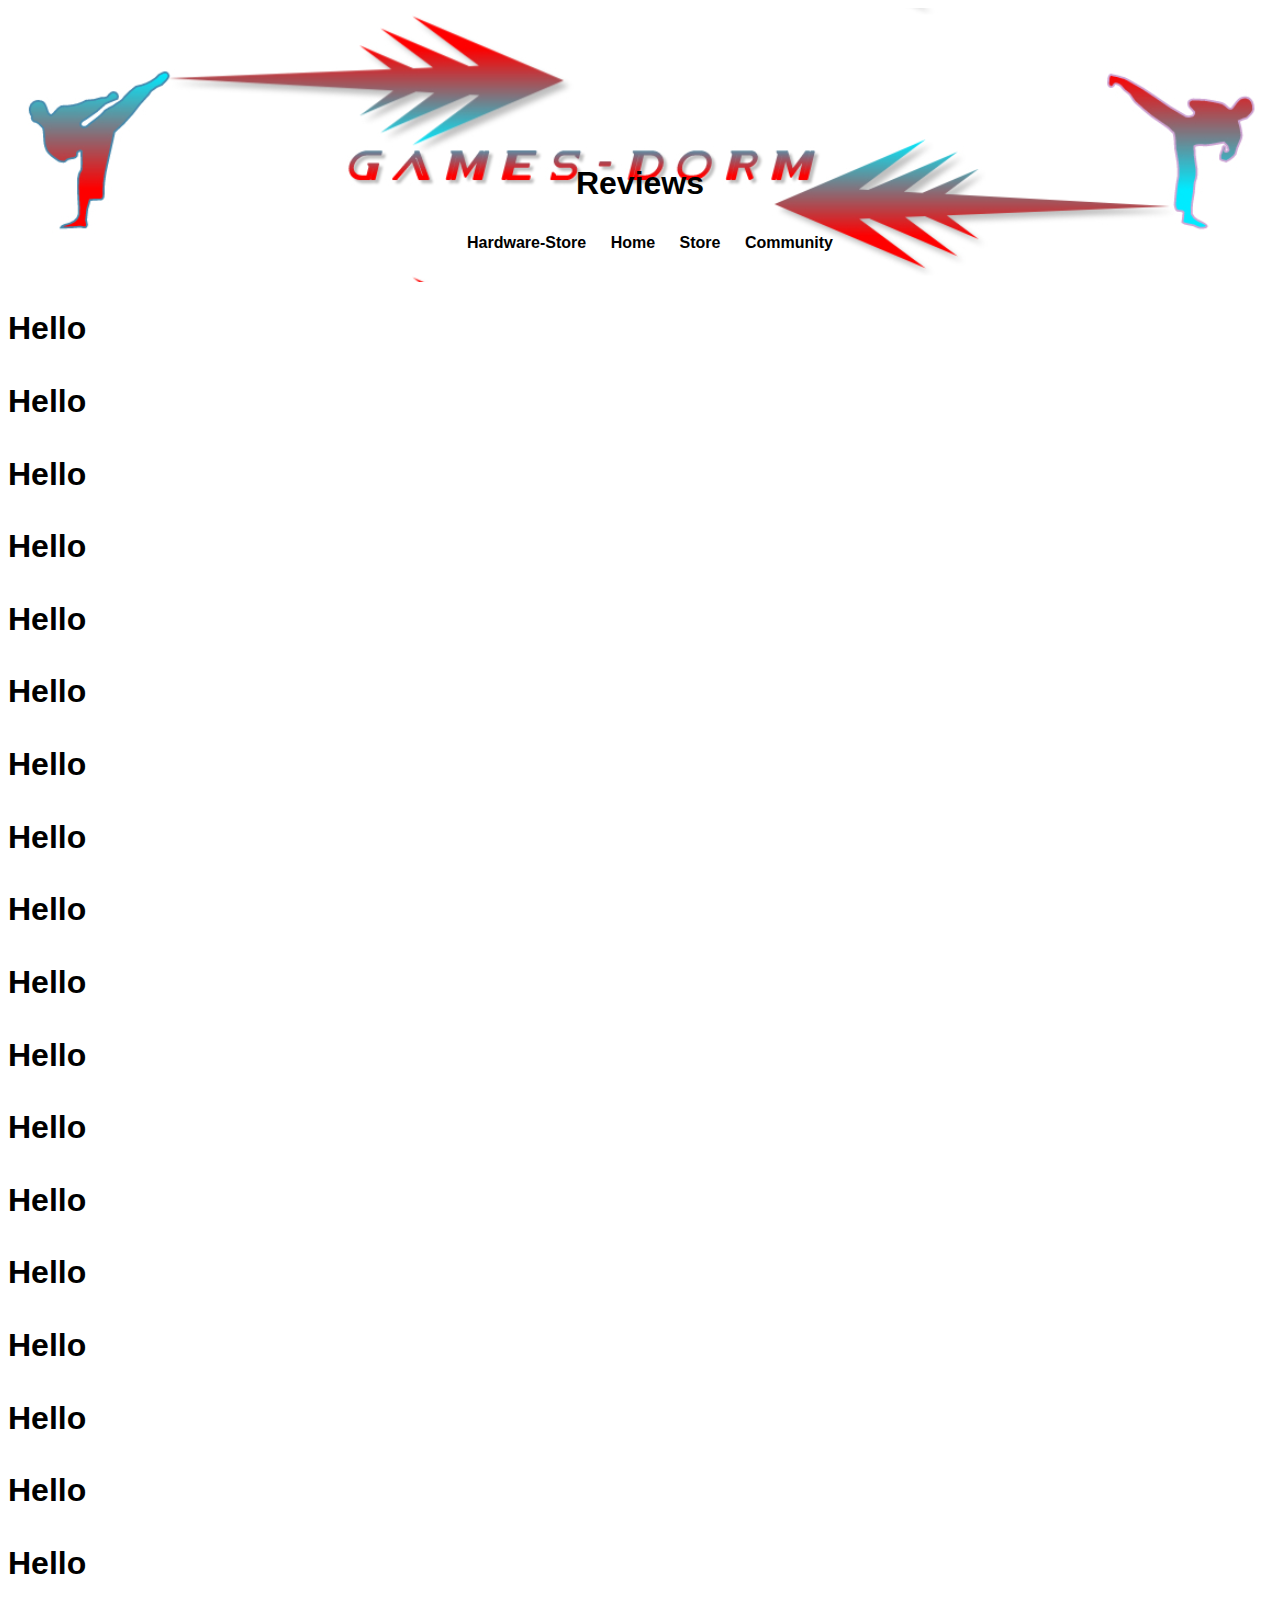
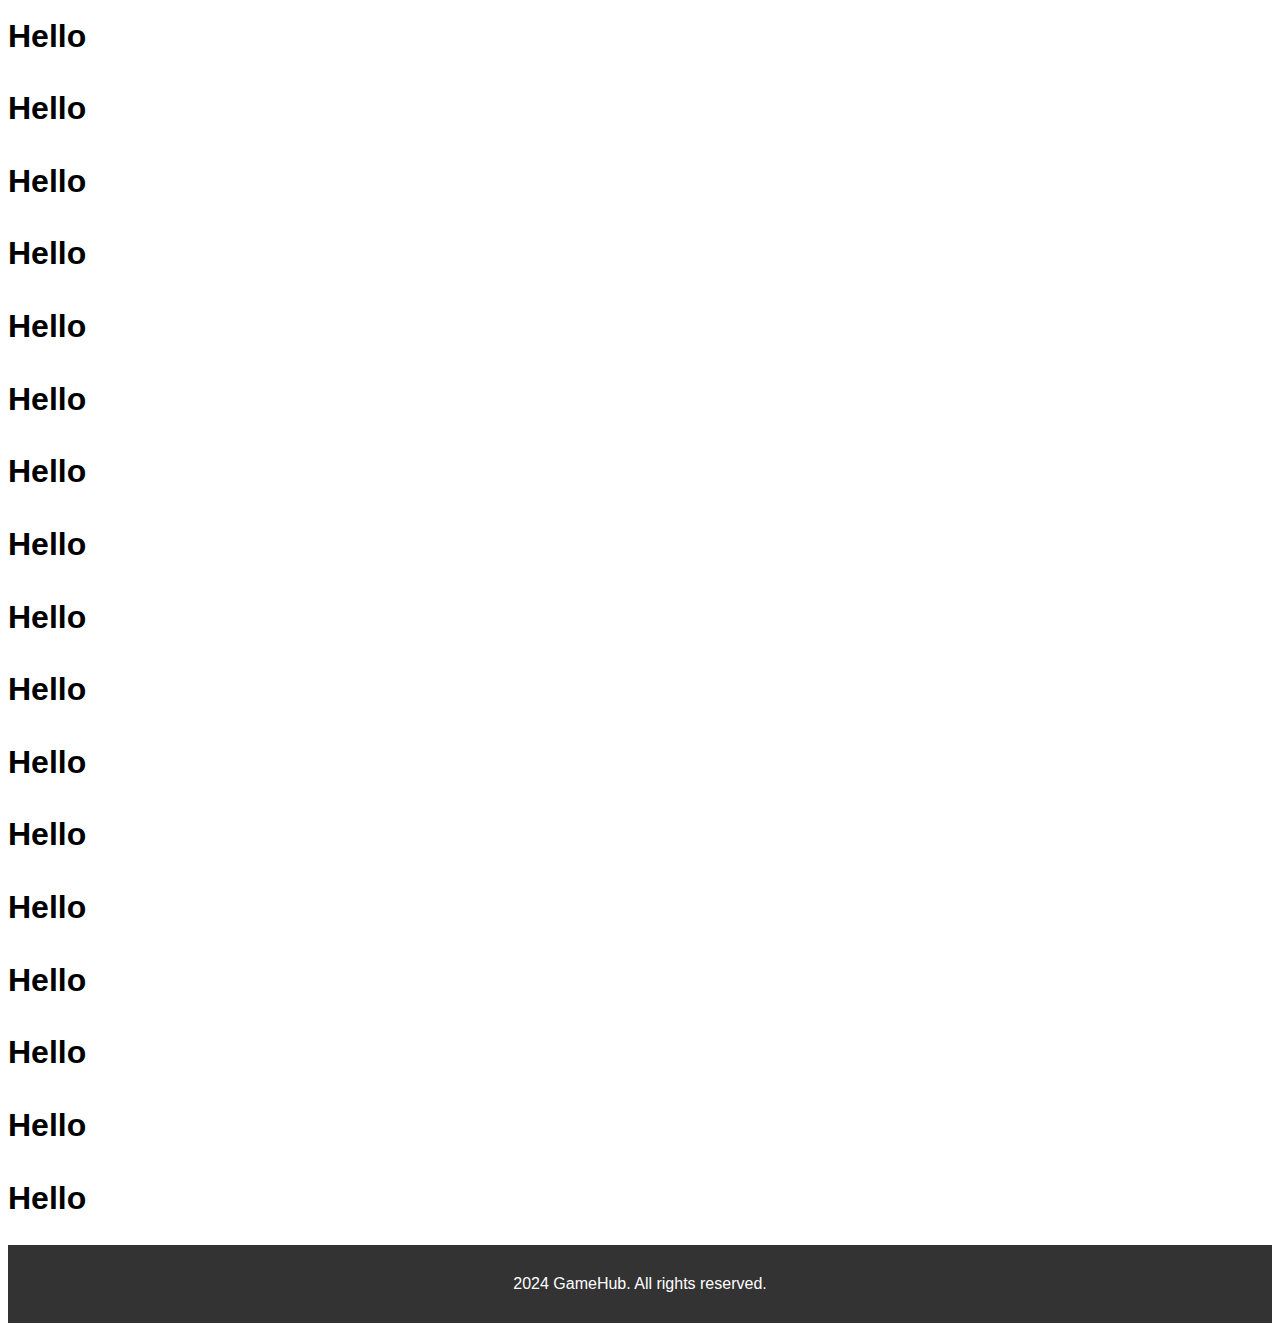
<file: Games-Dorm/src/reviews.html>
<!DOCTYPE html>
<html lang="en">
<head>
    <link rel="stylesheet" href="../styles/Demo.css">
    <meta charset="UTF-8">
    <meta name="viewport" content="width=device-width, initial-scale=1.0">
    <link rel="icon" type="image/x-icon" href="../assets/Icon.jpg">
    <title>GameHub - Unleash the Gamer in You</title>
    <!-- Add additional stylesheets or meta tags as needed -->
</head>
<body>
    <header>
        <h2>.</h2>
        <h3>.</h3>
        <h1>Reviews</h1>
        <nav class="nav-bar">
            <ul class="nav-links">
                <li><a href="../src/Hardware-Store.html">Hardware-Store</a>
                <li><a href="../index.html">Home</a></li>
                <li><a href="../src/store.html">Store</a></li>
                <li><a href="../src/community.html">Community</a></li>
            </ul>
        </nav>
    </header>   
    <div class>
        <h1> Hello</h1>
        <h1> Hello</h1>
        <h1> Hello</h1>
        <h1> Hello</h1>
        <h1> Hello</h1>
        <h1> Hello</h1>
        <h1> Hello</h1>
        <h1> Hello</h1>
        <h1> Hello</h1>
        <h1> Hello</h1>

        <h1> Hello</h1>
        <h1> Hello</h1>
        <h1> Hello</h1><h1> Hello</h1>
        <h1> Hello</h1>
        <h1> Hello</h1>
        <h1> Hello</h1>
        <h1> Hello</h1>
        <h1> Hello</h1>
        <h1> Hello</h1>
        <h1> Hello</h1>
        <h1> Hello</h1>
        <h1> Hello</h1>
        <h1> Hello</h1>

        <h1> Hello</h1>
        <h1> Hello</h1>
        <h1> Hello</h1>
        <h1> Hello</h1>
        <h1> Hello</h1>

        <h1> Hello</h1>
        <h1> Hello</h1>
        <h1> Hello</h1>
        <h1> Hello</h1>
        <h1> Hello</h1>
        <h1> Hello</h1>
        
    </div>
    <footer>
        <p> 2024 GameHub. All rights reserved.</p>
    </footer>
</body>
</html>
</file>
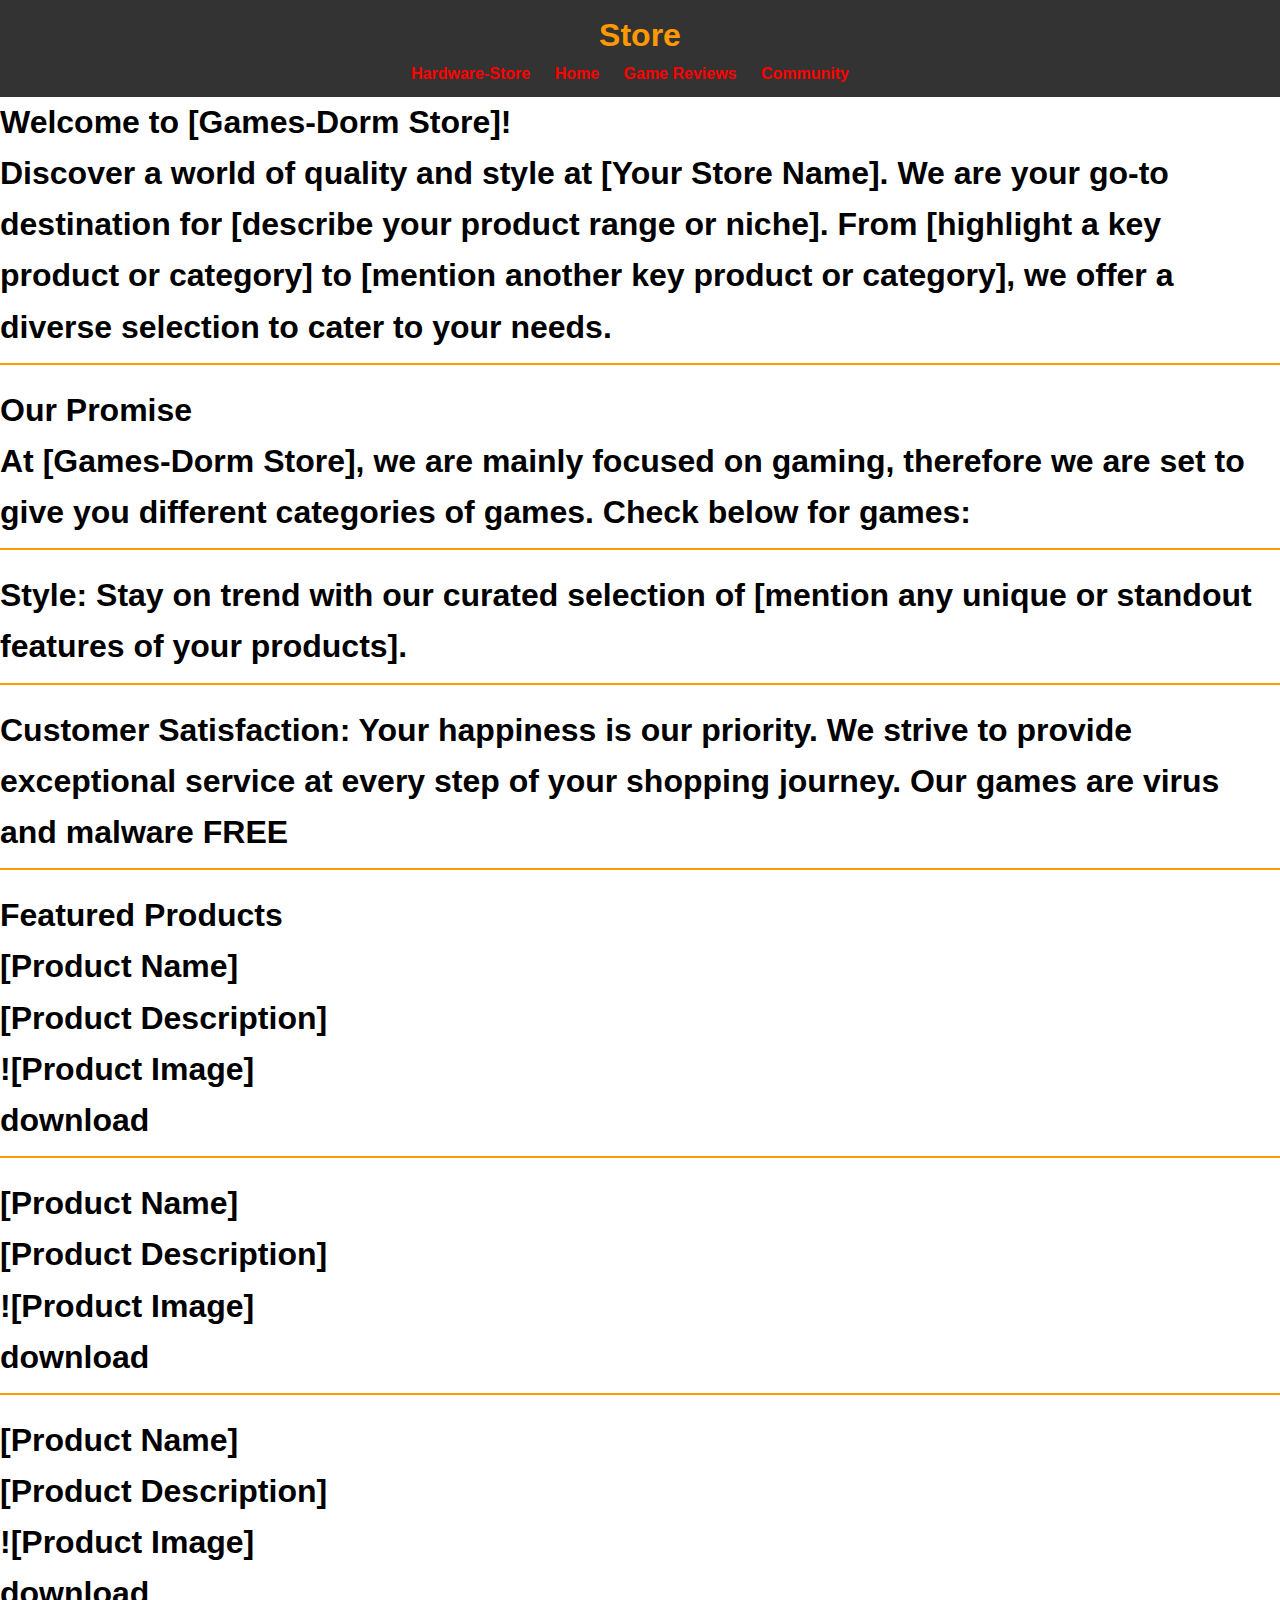
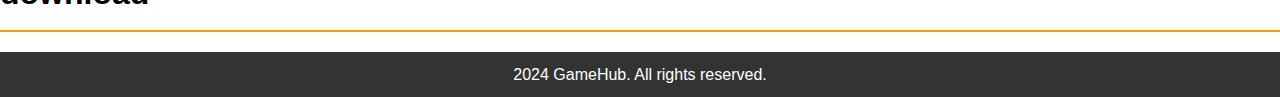
<file: Games-Dorm/src/store.html>
<!DOCTYPE html>
<html lang="en">
<head>
    <link rel="stylesheet" href="../styles/styles.css">
    <meta charset="UTF-8">
    <meta name="viewport" content="width=device-width, initial-scale=1.0">
    <link rel="icon" type="image/x-icon" href="../assets/Icon.jpg">
    <title>GameHub - Unleash the Gamer in You</title>
    <!-- Add additional stylesheets or meta tags as needed -->
</head>
<body>
    <header>
        <h1>Store</h1>
        <nav class="nav-bar">
            <ul class="nav-links">
                <li><a href="../src/Hardware-Store.html">Hardware-Store</a>
                <li><a href="../index.html">Home</a></li>
                <li><a href="../src/reviews.html">Game Reviews</a></li>
                <li><a href="../src/community.html">Community</a></li>
            </ul>
        </nav>
    </header>
    <div class>

        <h1>Welcome to [Games-Dorm Store]!            
        <h1> Discover a world of quality and style at [Your Store Name]. We are your go-to destination for [describe your product range or niche]. From [highlight a key product or category] to [mention another key product or category], we offer a diverse selection to cater to your needs.
            <h2>    </h2>     
        <h1>Our Promise
        <h1>At [Games-Dorm Store], we are mainly focused on gaming, therefore we are set to give you different categories of games. Check below for games:
            <h2>    </h2>  
        <h1>Style: Stay on trend with our curated selection of [mention any unique or standout features of your products].
            <h2>    </h2> 
        <h1>Customer Satisfaction: Your happiness is our priority. We strive to provide exceptional service at every step of your shopping journey. Our games are virus and malware FREE</h1>
        <h2>    </h2> 
        <h1>Featured Products</h1>
        <h1>[Product Name]</h1>
        <h1>[Product Description]</h1>
        <h1>![Product Image]</h1>
        <h1>download </h1>
        <h2>    </h2>    
        <h1>[Product Name]
        <h1>[Product Description]</h1>
        <h1>![Product Image]</h1>
        <h1> download </h1>
        <h2>    </h2>    
        <h1>[Product Name]</h1>
        <h1>[Product Description]</h1>
        <h1>![Product Image]</h1>
        <h1> download</h1>
        <h2>    </h2> 
    </div>
    <footer>
        <p> 2024 GameHub. All rights reserved.</p>
    </footer>
</body>
</html>
</body>
</html>
</file>
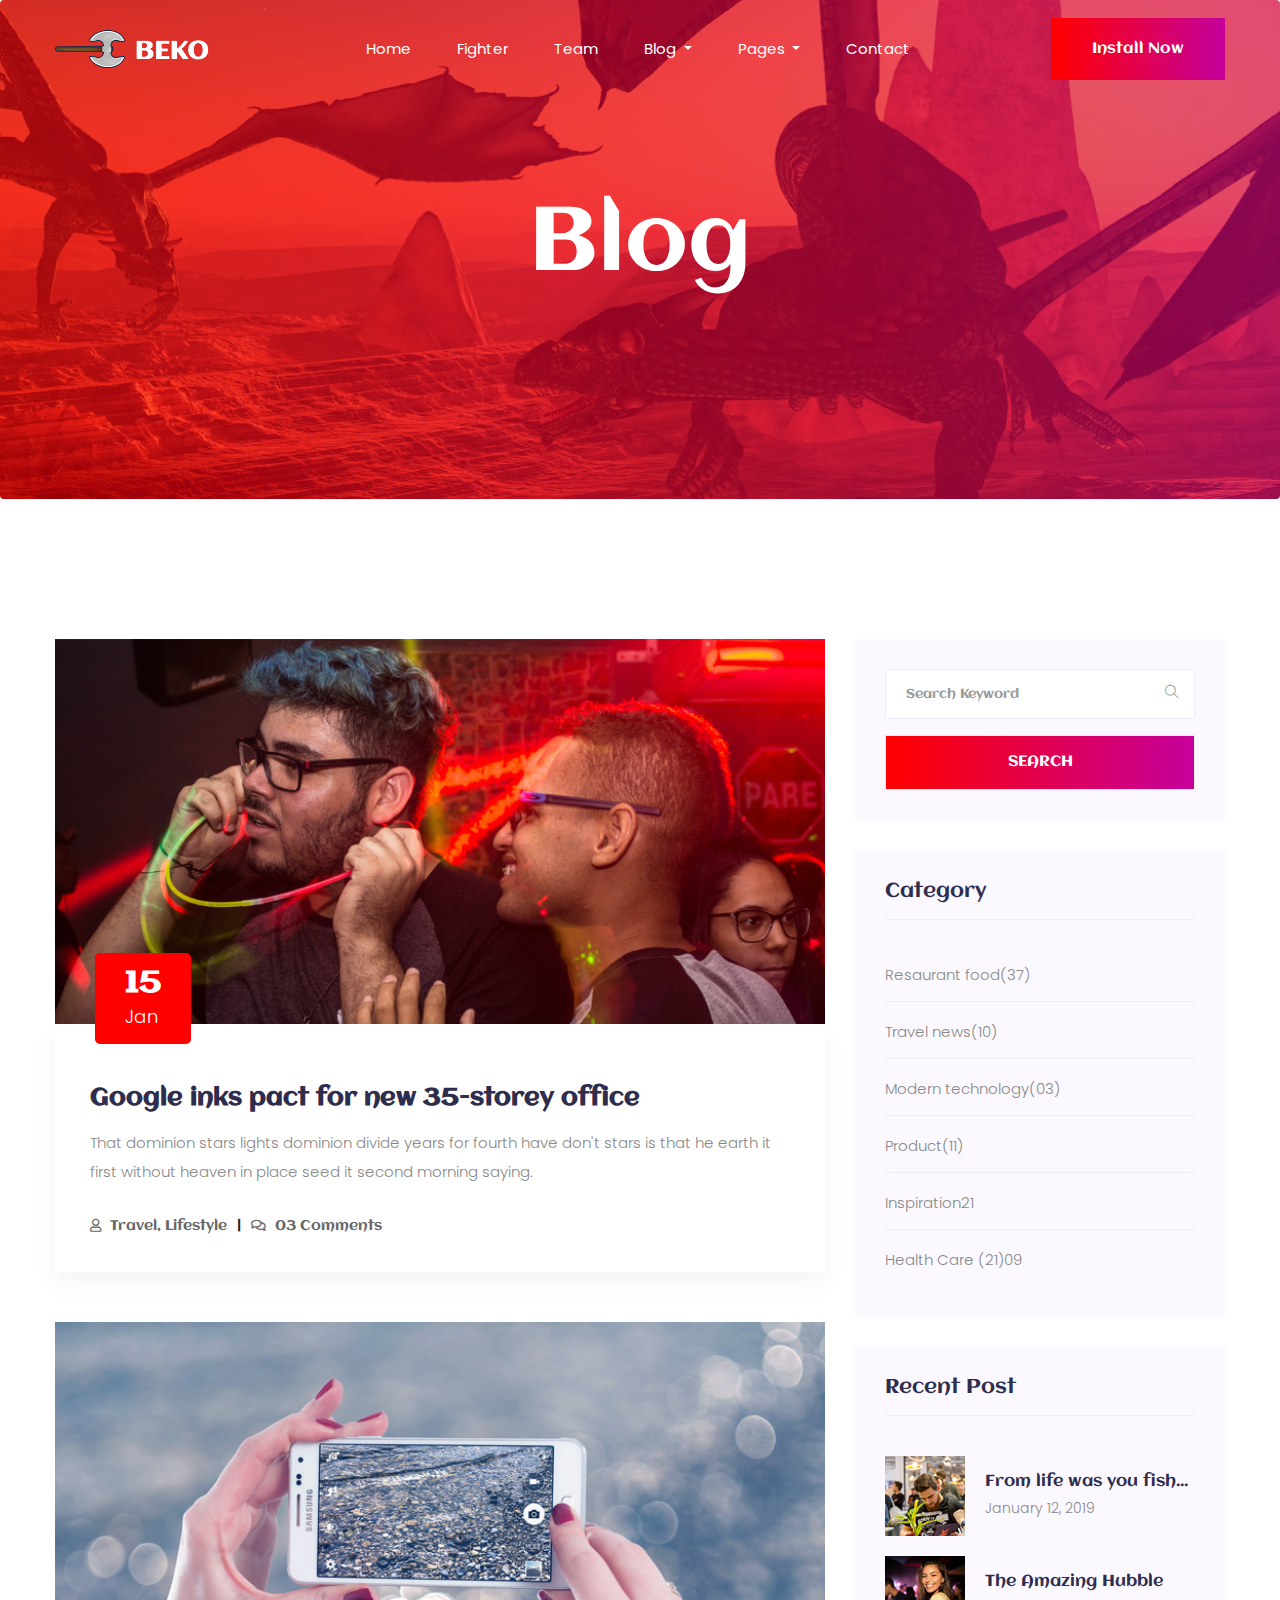
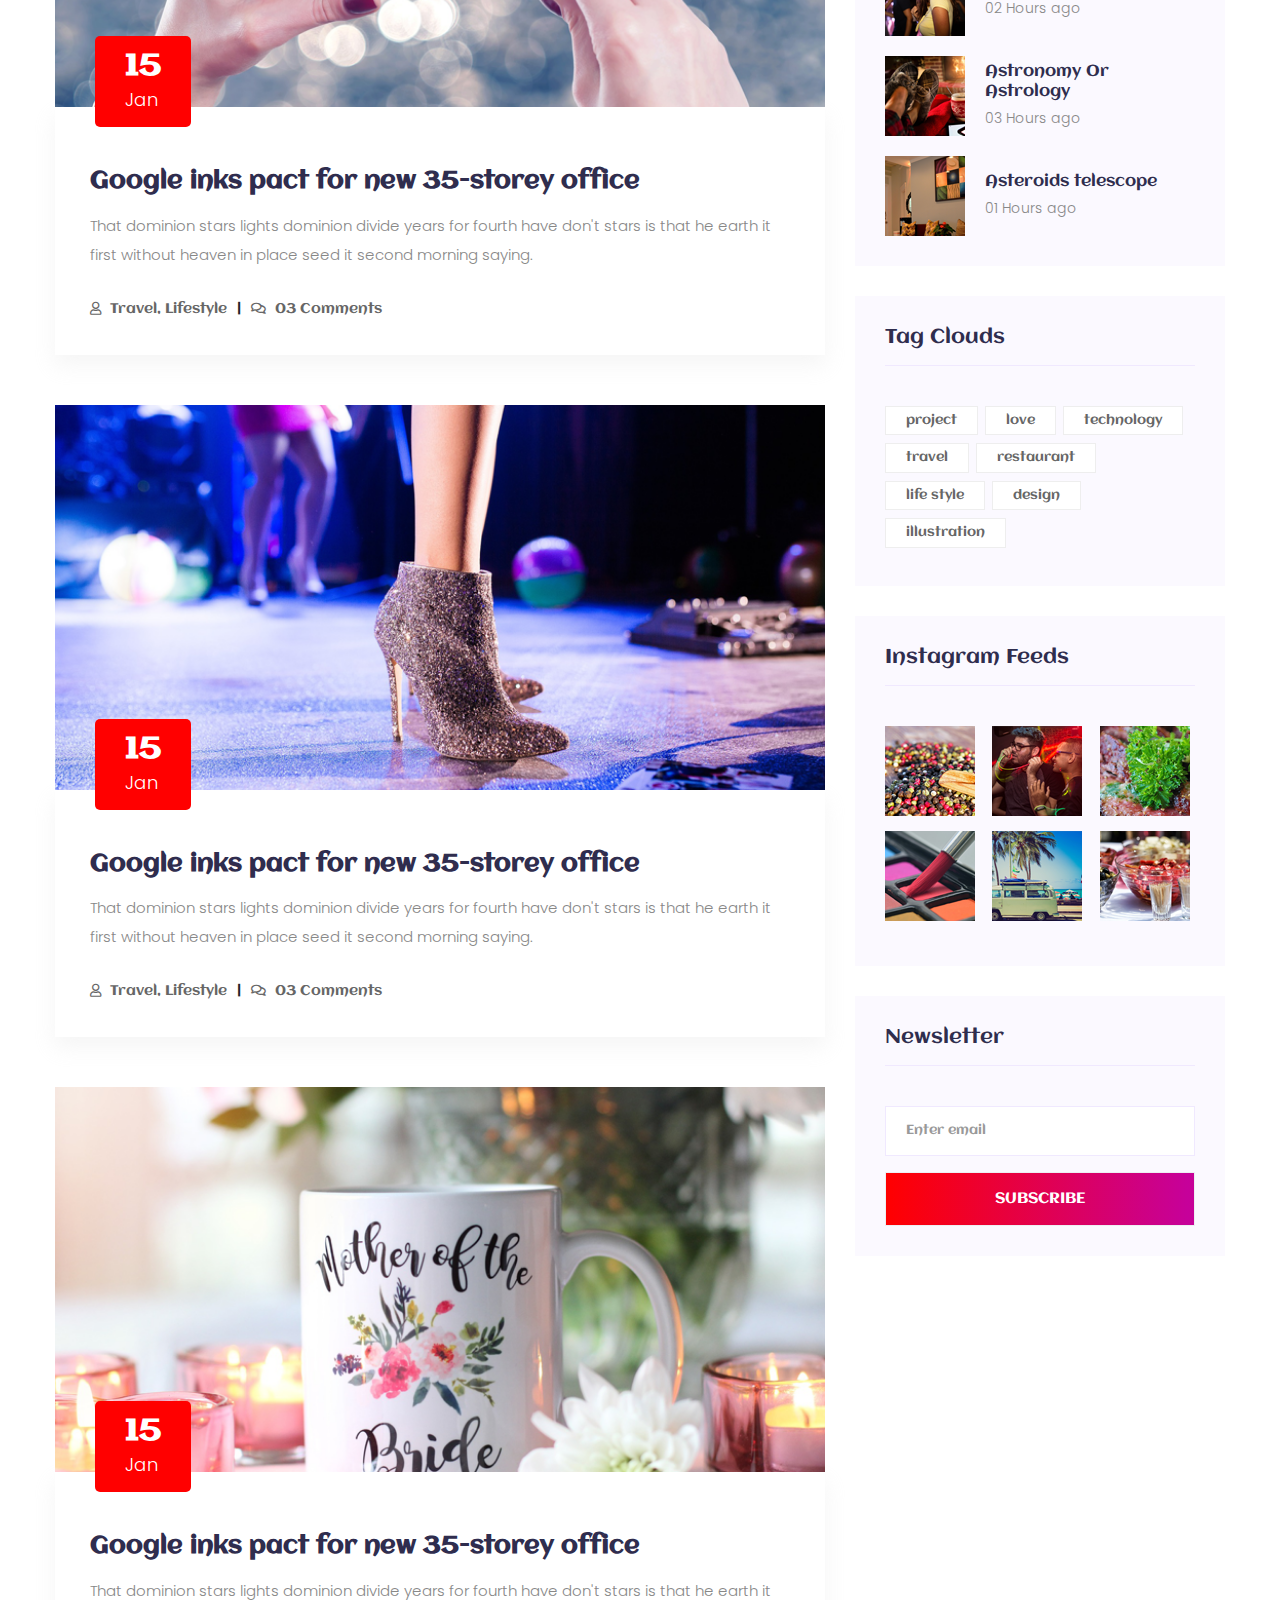
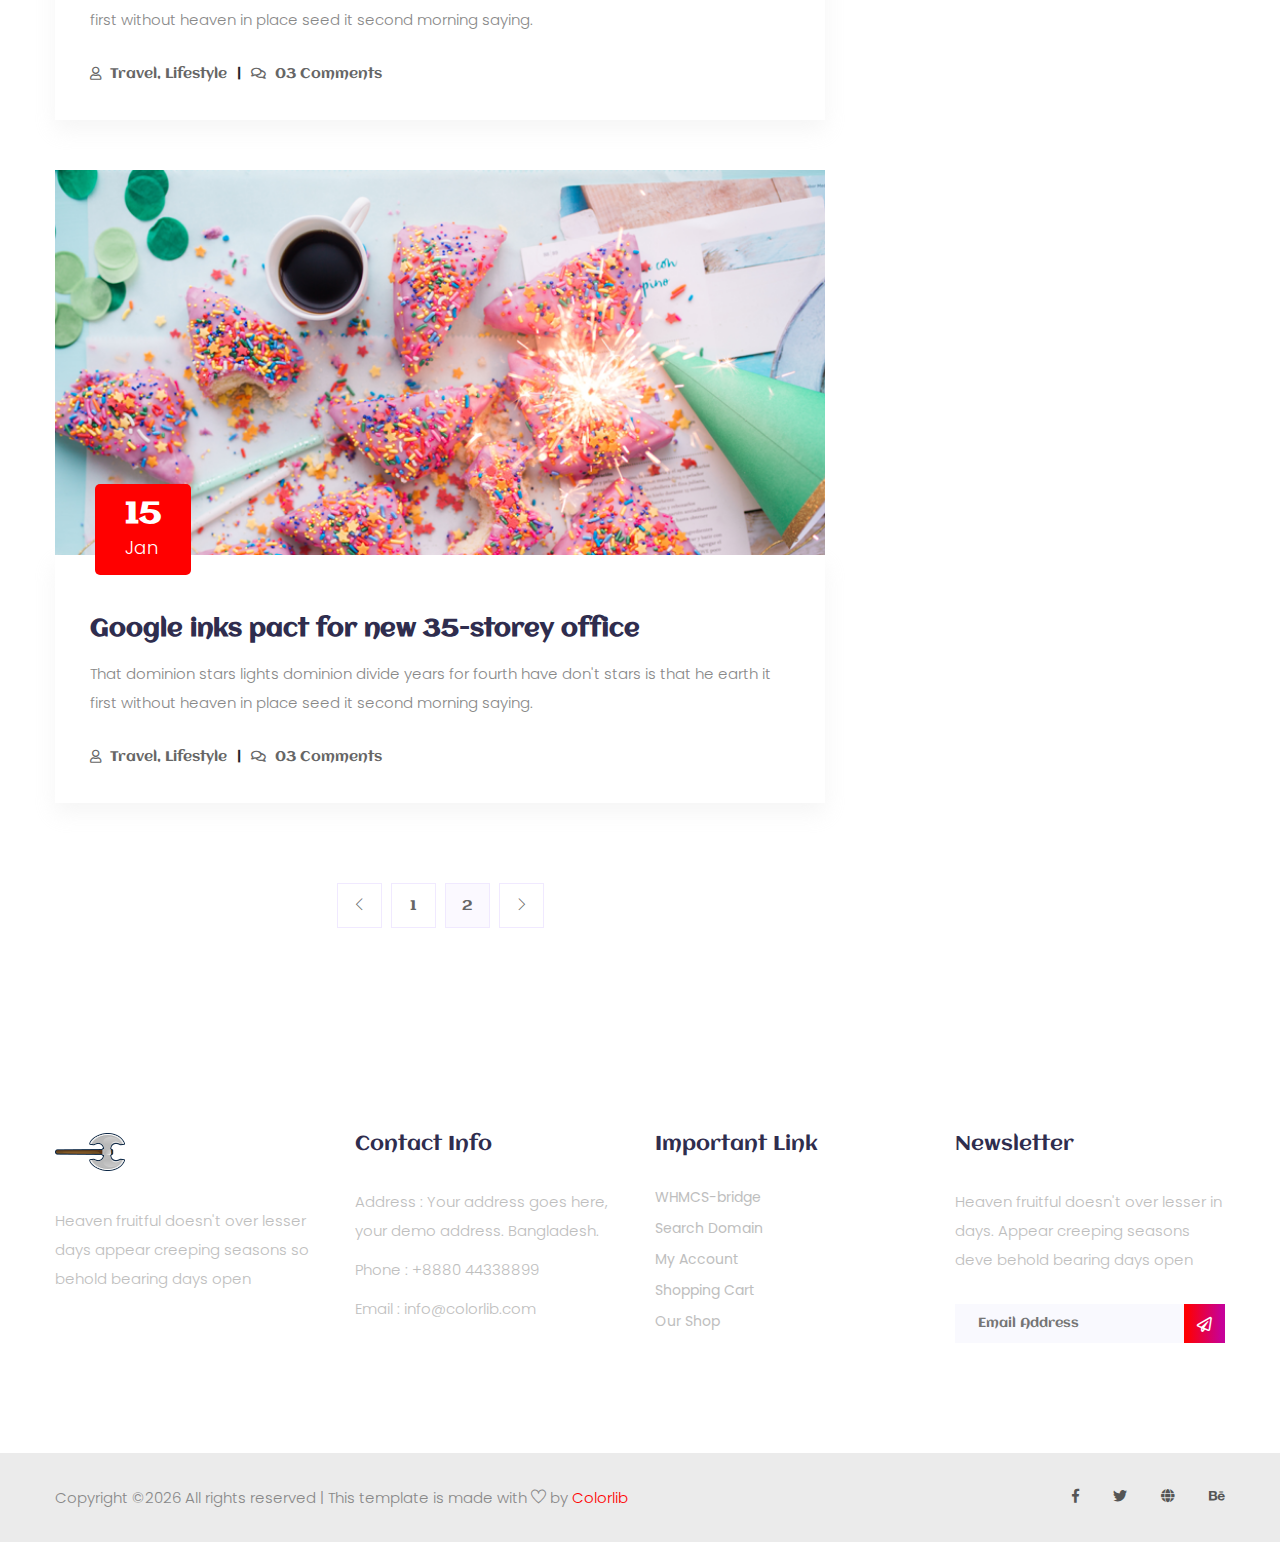
<file: GAMES-DORM2/beko-master/blog.html>
<!doctype html>
<html lang="zxx">

<head>
    <!-- Required meta tags -->
    <meta charset="utf-8">
    <meta name="viewport" content="width=device-width, initial-scale=1, shrink-to-fit=no">
    <title>gaming</title>
    <link rel="icon" href="img/favicon.png">
    <!-- Bootstrap CSS -->
    <link rel="stylesheet" href="css/bootstrap.min.css">
    <!-- animate CSS -->
    <link rel="stylesheet" href="css/animate.css">
    <!-- owl carousel CSS -->
    <link rel="stylesheet" href="css/owl.carousel.min.css">
    <!-- font awesome CSS -->
    <link rel="stylesheet" href="css/all.css">
    <!-- flaticon CSS -->
    <link rel="stylesheet" href="css/flaticon.css">
    <link rel="stylesheet" href="css/themify-icons.css">
    <!-- font awesome CSS -->
    <link rel="stylesheet" href="css/magnific-popup.css">
    <!-- swiper CSS -->
    <link rel="stylesheet" href="css/slick.css">
    <!-- style CSS -->
    <link rel="stylesheet" href="css/style.css">
</head>

<body>
    <!--::header part start::-->
    <header class="main_menu single_page_menu">
        <div class="container">
            <div class="row align-items-center">
                <div class="col-lg-12">
                    <nav class="navbar navbar-expand-lg navbar-light">
                        <a class="navbar-brand" href="index.html"> <img src="img/logo.png" alt="logo"> </a>
                        <button class="navbar-toggler" type="button" data-toggle="collapse"
                            data-target="#navbarSupportedContent" aria-controls="navbarSupportedContent"
                            aria-expanded="false" aria-label="Toggle navigation">
                            <span class="menu_icon"><i class="fas fa-bars"></i></span>
                        </button>

                        <div class="collapse navbar-collapse main-menu-item" id="navbarSupportedContent">
                            <ul class="navbar-nav">
                                <li class="nav-item">
                                    <a class="nav-link" href="index.html">Home</a>
                                </li>
                                <li class="nav-item">
                                    <a class="nav-link" href="fighter.html">fighter</a>
                                </li>
                                <li class="nav-item">
                                    <a class="nav-link" href="team.html">team</a>
                                </li>
                                <li class="nav-item dropdown">
                                    <a class="nav-link dropdown-toggle" href="blog.html" id="navbarDropdown"
                                        role="button" data-toggle="dropdown" aria-haspopup="true" aria-expanded="false">
                                        Blog
                                    </a>
                                    <div class="dropdown-menu" aria-labelledby="navbarDropdown">
                                        <a class="dropdown-item" href="blog.html"> blog</a>
                                        <a class="dropdown-item" href="single-blog.html">Single blog</a>
                                    </div>
                                </li>
                                <li class="nav-item dropdown">
                                    <a class="nav-link dropdown-toggle" href="blog.html" id="navbarDropdown1"
                                        role="button" data-toggle="dropdown" aria-haspopup="true" aria-expanded="false">
                                        pages
                                    </a>
                                    <div class="dropdown-menu" aria-labelledby="navbarDropdown1">
                                        <a class="dropdown-item" href="elements.html">Elements</a>
                                    </div>
                                </li>
                                <li class="nav-item">
                                    <a class="nav-link" href="contact.html">Contact</a>
                                </li>
                            </ul>
                        </div>
                        <a href="#" class="btn_1 d-none d-sm-block">Install Now</a>
                    </nav>
                </div>
            </div>
        </div>
    </header>
    <!-- Header part end-->

    <!-- breadcrumb start-->
    <section class="breadcrumb breadcrumb_bg">
        <div class="container">
            <div class="row">
                <div class="col-lg-12">
                    <div class="breadcrumb_iner text-center">
                        <div class="breadcrumb_iner_item">
                            <h2>blog</h2>
                        </div>
                    </div>
                </div>
            </div>
        </div>
    </section>
    <!-- breadcrumb start-->

    <!--================Blog Area =================-->
    <section class="blog_area section_padding">
        <div class="container">
            <div class="row">
                <div class="col-lg-8 mb-5 mb-lg-0">
                    <div class="blog_left_sidebar">
                        <article class="blog_item">
                            <div class="blog_item_img">
                                <img class="card-img rounded-0" src="img/blog/single_blog_1.png" alt="">
                                <a href="#" class="blog_item_date">
                                    <h3>15</h3>
                                    <p>Jan</p>
                                </a>
                            </div>

                            <div class="blog_details">
                                <a class="d-inline-block" href="single-blog.html">
                                    <h2>Google inks pact for new 35-storey office</h2>
                                </a>
                                <p>That dominion stars lights dominion divide years for fourth have don't stars is
                                    that
                                    he earth it first without heaven in place seed it second morning saying.</p>
                                <ul class="blog-info-link">
                                    <li><a href="#"><i class="far fa-user"></i> Travel, Lifestyle</a></li>
                                    <li><a href="#"><i class="far fa-comments"></i> 03 Comments</a></li>
                                </ul>
                            </div>
                        </article>

                        <article class="blog_item">
                            <div class="blog_item_img">
                                <img class="card-img rounded-0" src="img/blog/single_blog_2.png" alt="">
                                <a href="#" class="blog_item_date">
                                    <h3>15</h3>
                                    <p>Jan</p>
                                </a>
                            </div>

                            <div class="blog_details">
                                <a class="d-inline-block" href="single-blog.html">
                                    <h2>Google inks pact for new 35-storey office</h2>
                                </a>
                                <p>That dominion stars lights dominion divide years for fourth have don't stars is
                                    that
                                    he earth it first without heaven in place seed it second morning saying.</p>
                                <ul class="blog-info-link">
                                    <li><a href="#"><i class="far fa-user"></i> Travel, Lifestyle</a></li>
                                    <li><a href="#"><i class="far fa-comments"></i> 03 Comments</a></li>
                                </ul>
                            </div>
                        </article>

                        <article class="blog_item">
                            <div class="blog_item_img">
                                <img class="card-img rounded-0" src="img/blog/single_blog_3.png" alt="">
                                <a href="#" class="blog_item_date">
                                    <h3>15</h3>
                                    <p>Jan</p>
                                </a>
                            </div>

                            <div class="blog_details">
                                <a class="d-inline-block" href="single-blog.html">
                                    <h2>Google inks pact for new 35-storey office</h2>
                                </a>
                                <p>That dominion stars lights dominion divide years for fourth have don't stars is
                                    that
                                    he earth it first without heaven in place seed it second morning saying.</p>
                                <ul class="blog-info-link">
                                    <li><a href="#"><i class="far fa-user"></i> Travel, Lifestyle</a></li>
                                    <li><a href="#"><i class="far fa-comments"></i> 03 Comments</a></li>
                                </ul>
                            </div>
                        </article>

                        <article class="blog_item">
                            <div class="blog_item_img">
                                <img class="card-img rounded-0" src="img/blog/single_blog_4.png" alt="">
                                <a href="#" class="blog_item_date">
                                    <h3>15</h3>
                                    <p>Jan</p>
                                </a>
                            </div>

                            <div class="blog_details">
                                <a class="d-inline-block" href="single-blog.html">
                                    <h2>Google inks pact for new 35-storey office</h2>
                                </a>
                                <p>That dominion stars lights dominion divide years for fourth have don't stars is
                                    that
                                    he earth it first without heaven in place seed it second morning saying.</p>
                                <ul class="blog-info-link">
                                    <li><a href="#"><i class="far fa-user"></i> Travel, Lifestyle</a></li>
                                    <li><a href="#"><i class="far fa-comments"></i> 03 Comments</a></li>
                                </ul>
                            </div>
                        </article>

                        <article class="blog_item">
                            <div class="blog_item_img">
                                <img class="card-img rounded-0" src="img/blog/single_blog_5.png" alt="">
                                <a href="#" class="blog_item_date">
                                    <h3>15</h3>
                                    <p>Jan</p>
                                </a>
                            </div>

                            <div class="blog_details">
                                <a class="d-inline-block" href="single-blog.html">
                                    <h2>Google inks pact for new 35-storey office</h2>
                                </a>
                                <p>That dominion stars lights dominion divide years for fourth have don't stars is
                                    that
                                    he earth it first without heaven in place seed it second morning saying.</p>
                                <ul class="blog-info-link">
                                    <li><a href="#"><i class="far fa-user"></i> Travel, Lifestyle</a></li>
                                    <li><a href="#"><i class="far fa-comments"></i> 03 Comments</a></li>
                                </ul>
                            </div>
                        </article>

                        <nav class="blog-pagination justify-content-center d-flex">
                            <ul class="pagination">
                                <li class="page-item">
                                    <a href="#" class="page-link" aria-label="Previous">
                                        <i class="ti-angle-left"></i>
                                    </a>
                                </li>
                                <li class="page-item">
                                    <a href="#" class="page-link">1</a>
                                </li>
                                <li class="page-item active">
                                    <a href="#" class="page-link">2</a>
                                </li>
                                <li class="page-item">
                                    <a href="#" class="page-link" aria-label="Next">
                                        <i class="ti-angle-right"></i>
                                    </a>
                                </li>
                            </ul>
                        </nav>
                    </div>
                </div>
                <div class="col-lg-4">
                    <div class="blog_right_sidebar">
                        <aside class="single_sidebar_widget search_widget">
                            <form action="#">
                                <div class="form-group">
                                    <div class="input-group mb-3">
                                        <input type="text" class="form-control" placeholder='Search Keyword'
                                            onfocus="this.placeholder = ''"
                                            onblur="this.placeholder = 'Search Keyword'">
                                        <div class="input-group-append">
                                            <button class="btn" type="button"><i class="ti-search"></i></button>
                                        </div>
                                    </div>
                                </div>
                                <button class="button rounded-0 primary-bg text-white w-100 btn_1"
                                    type="submit">Search</button>
                            </form>
                        </aside>

                        <aside class="single_sidebar_widget post_category_widget">
                            <h4 class="widget_title">Category</h4>
                            <ul class="list cat-list">
                                <li>
                                    <a href="#" class="d-flex">
                                        <p>Resaurant food</p>
                                        <p>(37)</p>
                                    </a>
                                </li>
                                <li>
                                    <a href="#" class="d-flex">
                                        <p>Travel news</p>
                                        <p>(10)</p>
                                    </a>
                                </li>
                                <li>
                                    <a href="#" class="d-flex">
                                        <p>Modern technology</p>
                                        <p>(03)</p>
                                    </a>
                                </li>
                                <li>
                                    <a href="#" class="d-flex">
                                        <p>Product</p>
                                        <p>(11)</p>
                                    </a>
                                </li>
                                <li>
                                    <a href="#" class="d-flex">
                                        <p>Inspiration</p>
                                        <p>21</p>
                                    </a>
                                </li>
                                <li>
                                    <a href="#" class="d-flex">
                                        <p>Health Care (21)</p>
                                        <p>09</p>
                                    </a>
                                </li>
                            </ul>
                        </aside>

                        <aside class="single_sidebar_widget popular_post_widget">
                            <h3 class="widget_title">Recent Post</h3>
                            <div class="media post_item">
                                <img src="img/post/post_1.png" alt="post">
                                <div class="media-body">
                                    <a href="single-blog.html">
                                        <h3>From life was you fish...</h3>
                                    </a>
                                    <p>January 12, 2019</p>
                                </div>
                            </div>
                            <div class="media post_item">
                                <img src="img/post/post_2.png" alt="post">
                                <div class="media-body">
                                    <a href="single-blog.html">
                                        <h3>The Amazing Hubble</h3>
                                    </a>
                                    <p>02 Hours ago</p>
                                </div>
                            </div>
                            <div class="media post_item">
                                <img src="img/post/post_3.png" alt="post">
                                <div class="media-body">
                                    <a href="single-blog.html">
                                        <h3>Astronomy Or Astrology</h3>
                                    </a>
                                    <p>03 Hours ago</p>
                                </div>
                            </div>
                            <div class="media post_item">
                                <img src="img/post/post_4.png" alt="post">
                                <div class="media-body">
                                    <a href="single-blog.html">
                                        <h3>Asteroids telescope</h3>
                                    </a>
                                    <p>01 Hours ago</p>
                                </div>
                            </div>
                        </aside>
                        <aside class="single_sidebar_widget tag_cloud_widget">
                            <h4 class="widget_title">Tag Clouds</h4>
                            <ul class="list">
                                <li>
                                    <a href="#">project</a>
                                </li>
                                <li>
                                    <a href="#">love</a>
                                </li>
                                <li>
                                    <a href="#">technology</a>
                                </li>
                                <li>
                                    <a href="#">travel</a>
                                </li>
                                <li>
                                    <a href="#">restaurant</a>
                                </li>
                                <li>
                                    <a href="#">life style</a>
                                </li>
                                <li>
                                    <a href="#">design</a>
                                </li>
                                <li>
                                    <a href="#">illustration</a>
                                </li>
                            </ul>
                        </aside>


                        <aside class="single_sidebar_widget instagram_feeds">
                            <h4 class="widget_title">Instagram Feeds</h4>
                            <ul class="instagram_row flex-wrap">
                                <li>
                                    <a href="#">
                                        <img class="img-fluid" src="img/post/post_5.png" alt="">
                                    </a>
                                </li>
                                <li>
                                    <a href="#">
                                        <img class="img-fluid" src="img/post/post_6.png" alt="">
                                    </a>
                                </li>
                                <li>
                                    <a href="#">
                                        <img class="img-fluid" src="img/post/post_7.png" alt="">
                                    </a>
                                </li>
                                <li>
                                    <a href="#">
                                        <img class="img-fluid" src="img/post/post_8.png" alt="">
                                    </a>
                                </li>
                                <li>
                                    <a href="#">
                                        <img class="img-fluid" src="img/post/post_9.png" alt="">
                                    </a>
                                </li>
                                <li>
                                    <a href="#">
                                        <img class="img-fluid" src="img/post/post_10.png" alt="">
                                    </a>
                                </li>
                            </ul>
                        </aside>


                        <aside class="single_sidebar_widget newsletter_widget">
                            <h4 class="widget_title">Newsletter</h4>

                            <form action="#">
                                <div class="form-group">
                                    <input type="email" class="form-control" onfocus="this.placeholder = ''"
                                        onblur="this.placeholder = 'Enter email'" placeholder='Enter email' required>
                                </div>
                                <button class="button rounded-0 primary-bg text-white w-100 btn_1"
                                    type="submit">Subscribe</button>
                            </form>
                        </aside>
                    </div>
                </div>
            </div>
        </div>
    </section>
    <!--================Blog Area =================-->

    <!--::footer_part start::-->
    <footer class="footer_part black">
        <div class="footer_top">
            <div class="container">
                <div class="row">
                    <div class="col-sm-6 col-lg-3">
                        <div class="single_footer_part">
                            <a href="index.html" class="footer_logo_iner"> <img src="img/logo.png" alt="#"> </a>
                            <p>Heaven fruitful doesn't over lesser days appear creeping seasons so behold bearing
                                days
                                open
                            </p>
                        </div>
                    </div>
                    <div class="col-sm-6 col-lg-3">
                        <div class="single_footer_part">
                            <h4>Contact Info</h4>
                            <p>Address : Your address goes
                                here, your demo address.
                                Bangladesh.</p>
                            <p>Phone : +8880 44338899</p>
                            <p>Email : info@colorlib.com</p>
                        </div>
                    </div>
                    <div class="col-sm-6 col-lg-3">
                        <div class="single_footer_part">
                            <h4>Important Link</h4>
                            <ul class="list-unstyled">
                                <li><a href=""> WHMCS-bridge</a></li>
                                <li><a href="">Search Domain</a></li>
                                <li><a href="">My Account</a></li>
                                <li><a href="">Shopping Cart</a></li>
                                <li><a href="">Our Shop</a></li>
                            </ul>
                        </div>
                    </div>
                    <div class="col-sm-6 col-lg-3">
                        <div class="single_footer_part">
                            <h4>Newsletter</h4>
                            <p>Heaven fruitful doesn't over lesser in days. Appear creeping seasons deve behold
                                bearing
                                days
                                open
                            </p>
                            <div id="mc_embed_signup">
                                <form target="_blank"
                                    action="https://spondonit.us12.list-manage.com/subscribe/post?u=1462626880ade1ac87bd9c93a&amp;id=92a4423d01"
                                    method="get" class="subscribe_form relative mail_part">
                                    <input type="email" name="email" id="newsletter-form-email"
                                        placeholder="Email Address" class="placeholder hide-on-focus"
                                        onfocus="this.placeholder = ''" onblur="this.placeholder = ' Email Address '">
                                    <button type="submit" name="submit" id="newsletter-submit"
                                        class="email_icon newsletter-submit button-contactForm"><i
                                            class="far fa-paper-plane"></i></button>
                                    <div class="mt-10 info"></div>
                                </form>
                            </div>
                        </div>
                    </div>
                </div>
            </div>
        </div>
        <div class="copygight_text">
            <div class="container">
                <div class="row align-items-center">
                    <div class="col-lg-8">
                        <div class="copyright_text">
                            <P><!-- Link back to Colorlib can't be removed. Template is licensed under CC BY 3.0. -->
Copyright &copy;<script>document.write(new Date().getFullYear());</script> All rights reserved | This template is made with <i class="ti-heart" aria-hidden="true"></i> by <a href="https://colorlib.com" target="_blank">Colorlib</a>
<!-- Link back to Colorlib can't be removed. Template is licensed under CC BY 3.0. --></P>
                        </div>
                    </div>
                    <div class="col-lg-4">
                        <div class="footer_icon social_icon">
                            <ul class="list-unstyled">
                                <li><a href="#" class="single_social_icon"><i class="fab fa-facebook-f"></i></a>
                                </li>
                                <li><a href="#" class="single_social_icon"><i class="fab fa-twitter"></i></a></li>
                                <li><a href="#" class="single_social_icon"><i class="fas fa-globe"></i></a></li>
                                <li><a href="#" class="single_social_icon"><i class="fab fa-behance"></i></a></li>
                            </ul>
                        </div>
                    </div>
                </div>
            </div>
        </div>
    </footer>
    <!--::footer_part end::-->
    <!-- jquery plugins here-->
    <script src="js/jquery-1.12.1.min.js"></script>
    <!-- popper js -->
    <script src="js/popper.min.js"></script>
    <!-- bootstrap js -->
    <script src="js/bootstrap.min.js"></script>
    <!-- easing js -->
    <script src="js/jquery.magnific-popup.js"></script>
    <!-- swiper js -->
    <script src="js/swiper.min.js"></script>
    <!-- swiper js -->
    <script src="js/masonry.pkgd.js"></script>
    <!-- particles js -->
    <script src="js/owl.carousel.min.js"></script>
    <script src="js/jquery.nice-select.min.js"></script>
    <!-- slick js -->
    <script src="js/slick.min.js"></script>
    <script src="js/jquery.counterup.min.js"></script>
    <script src="js/waypoints.min.js"></script>
    <script src="js/contact.js"></script>
    <script src="js/jquery.ajaxchimp.min.js"></script>
    <script src="js/jquery.form.js"></script>
    <script src="js/jquery.validate.min.js"></script>
    <script src="js/mail-script.js"></script>
    <!-- custom js -->
    <script src="js/custom.js"></script>
</body>

</html>
</file>
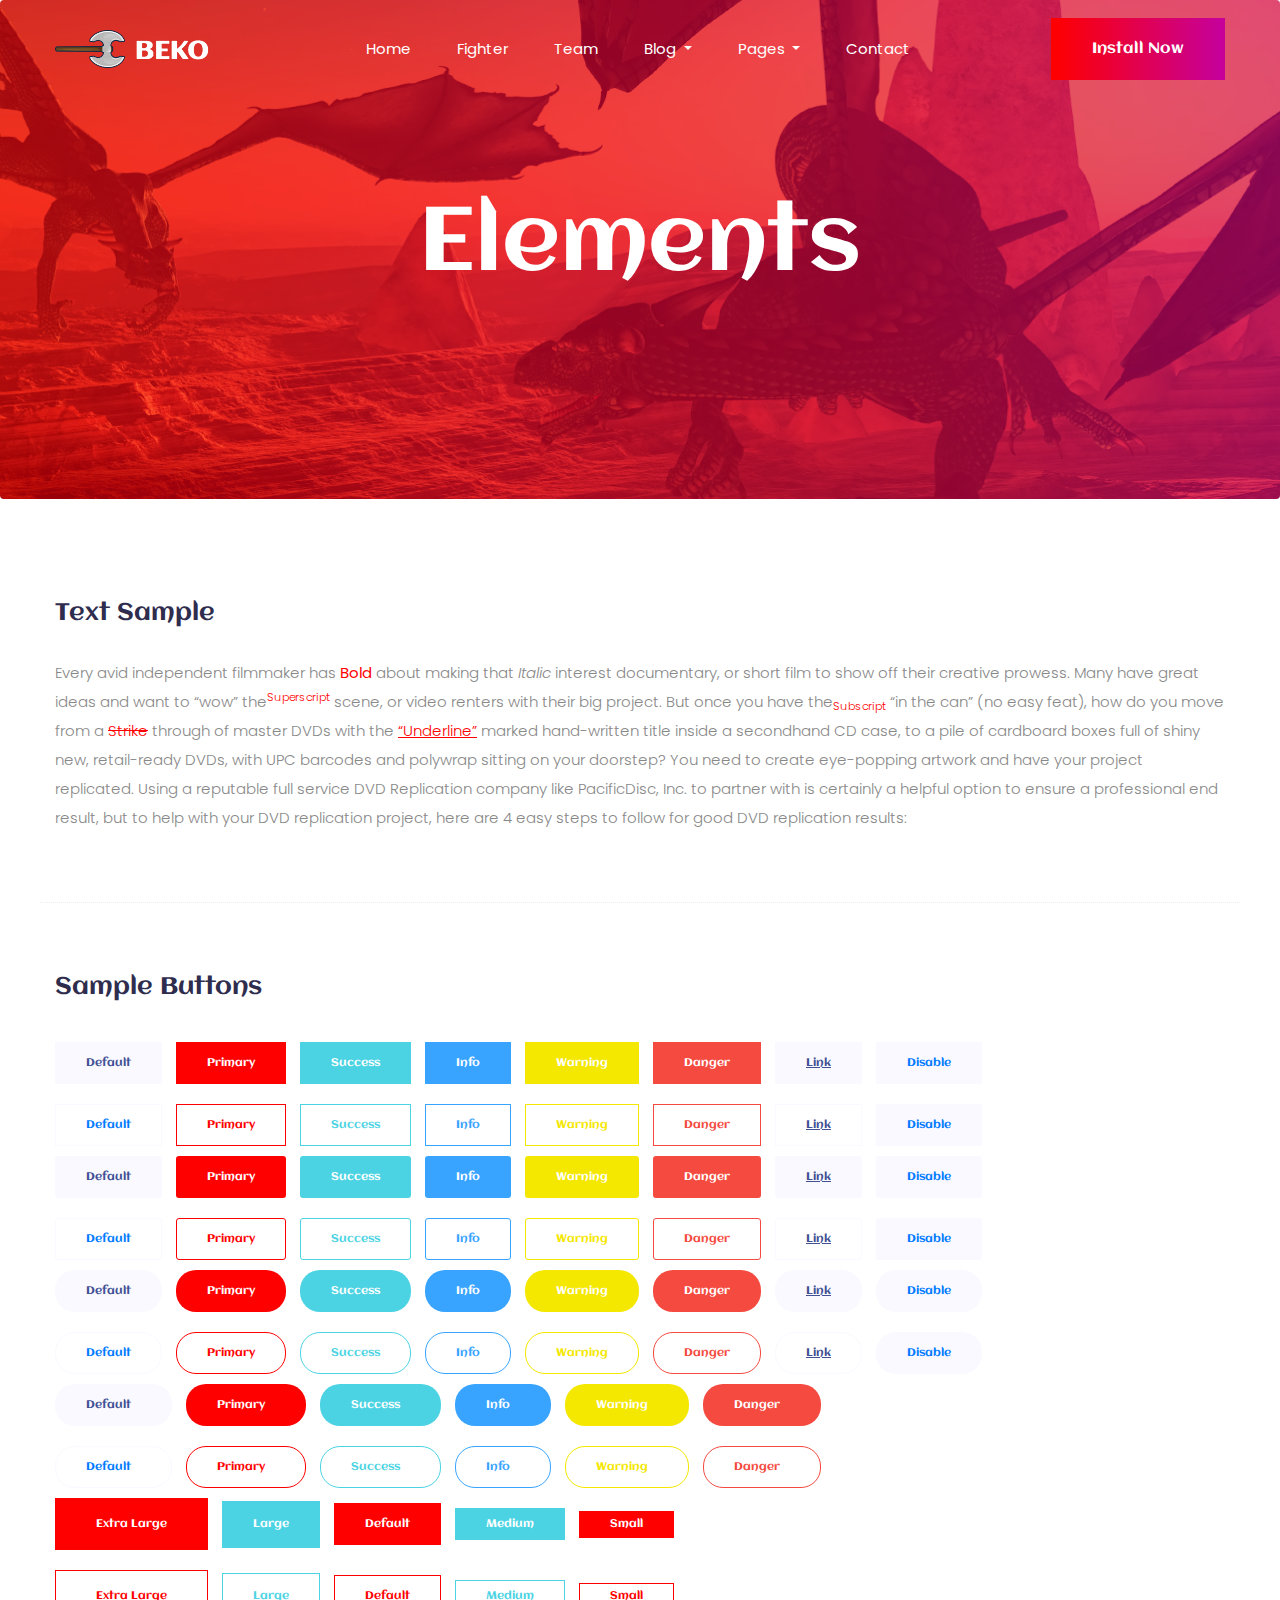
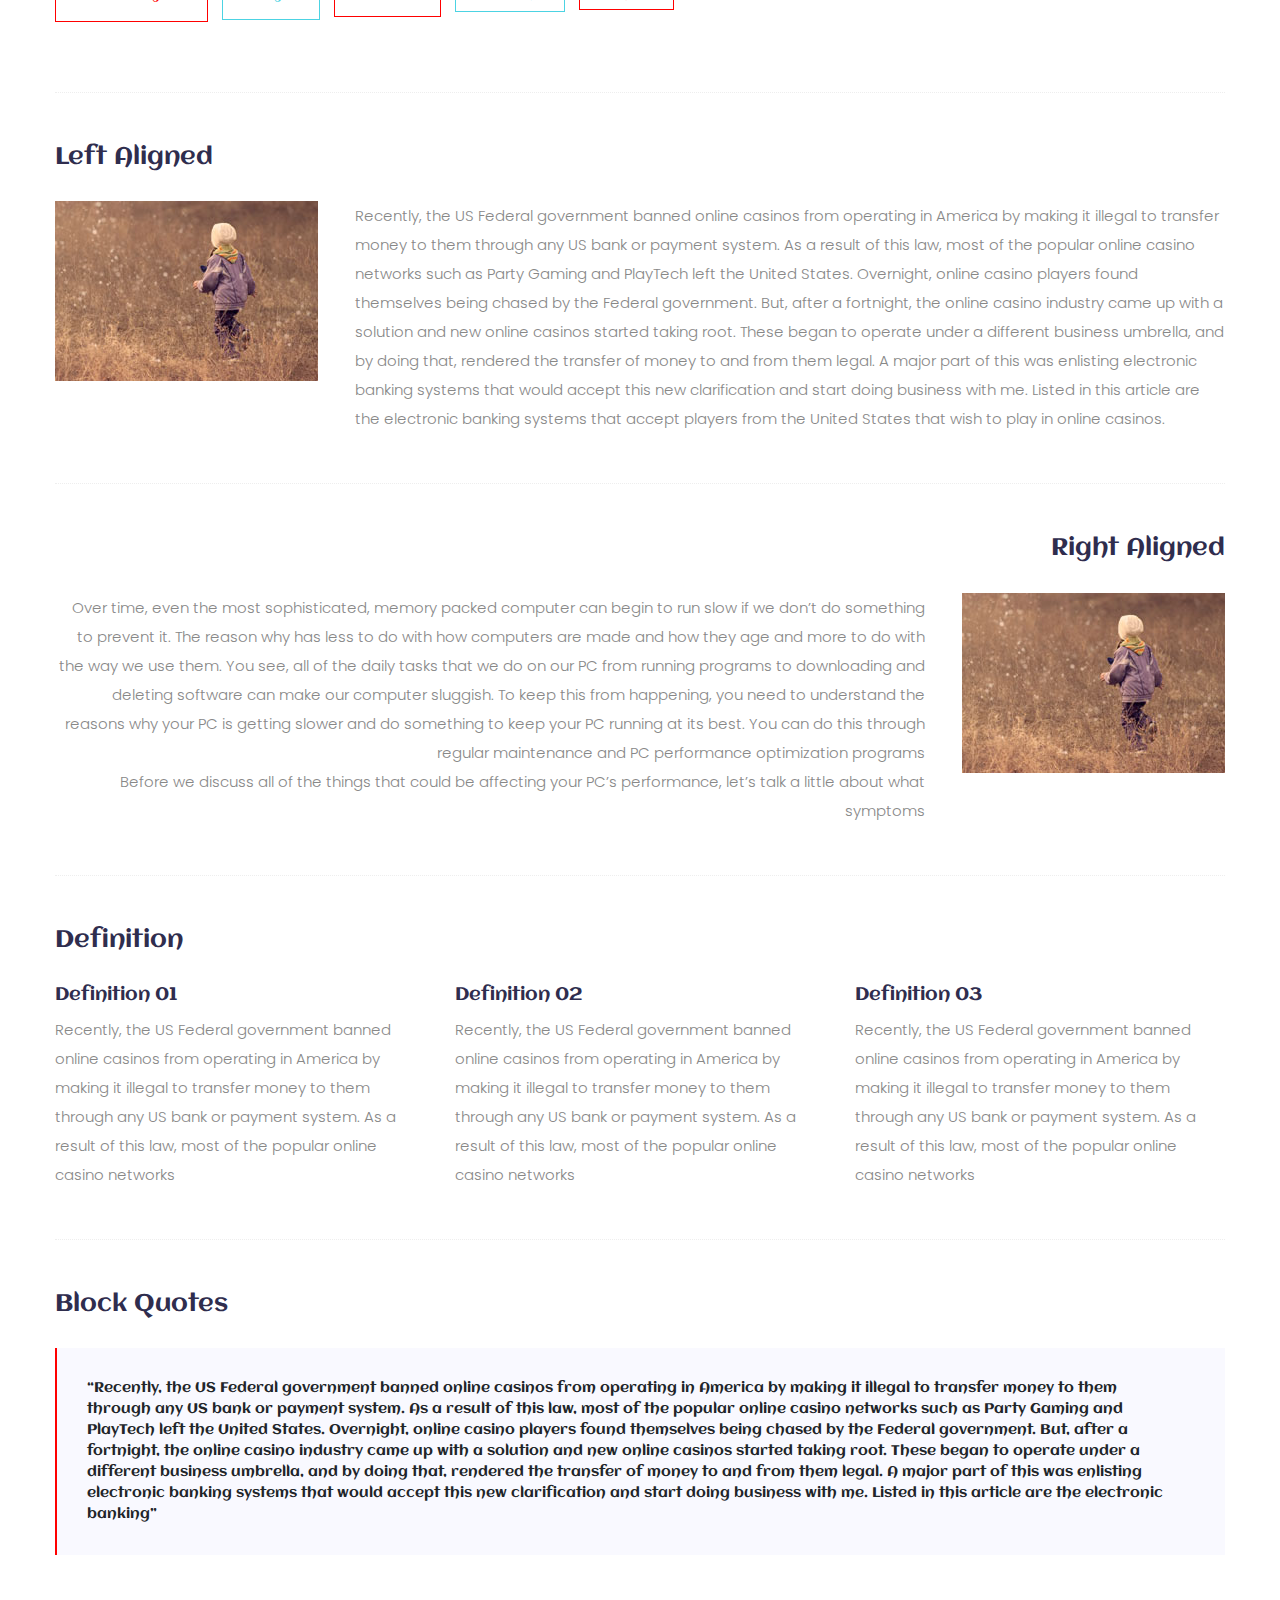
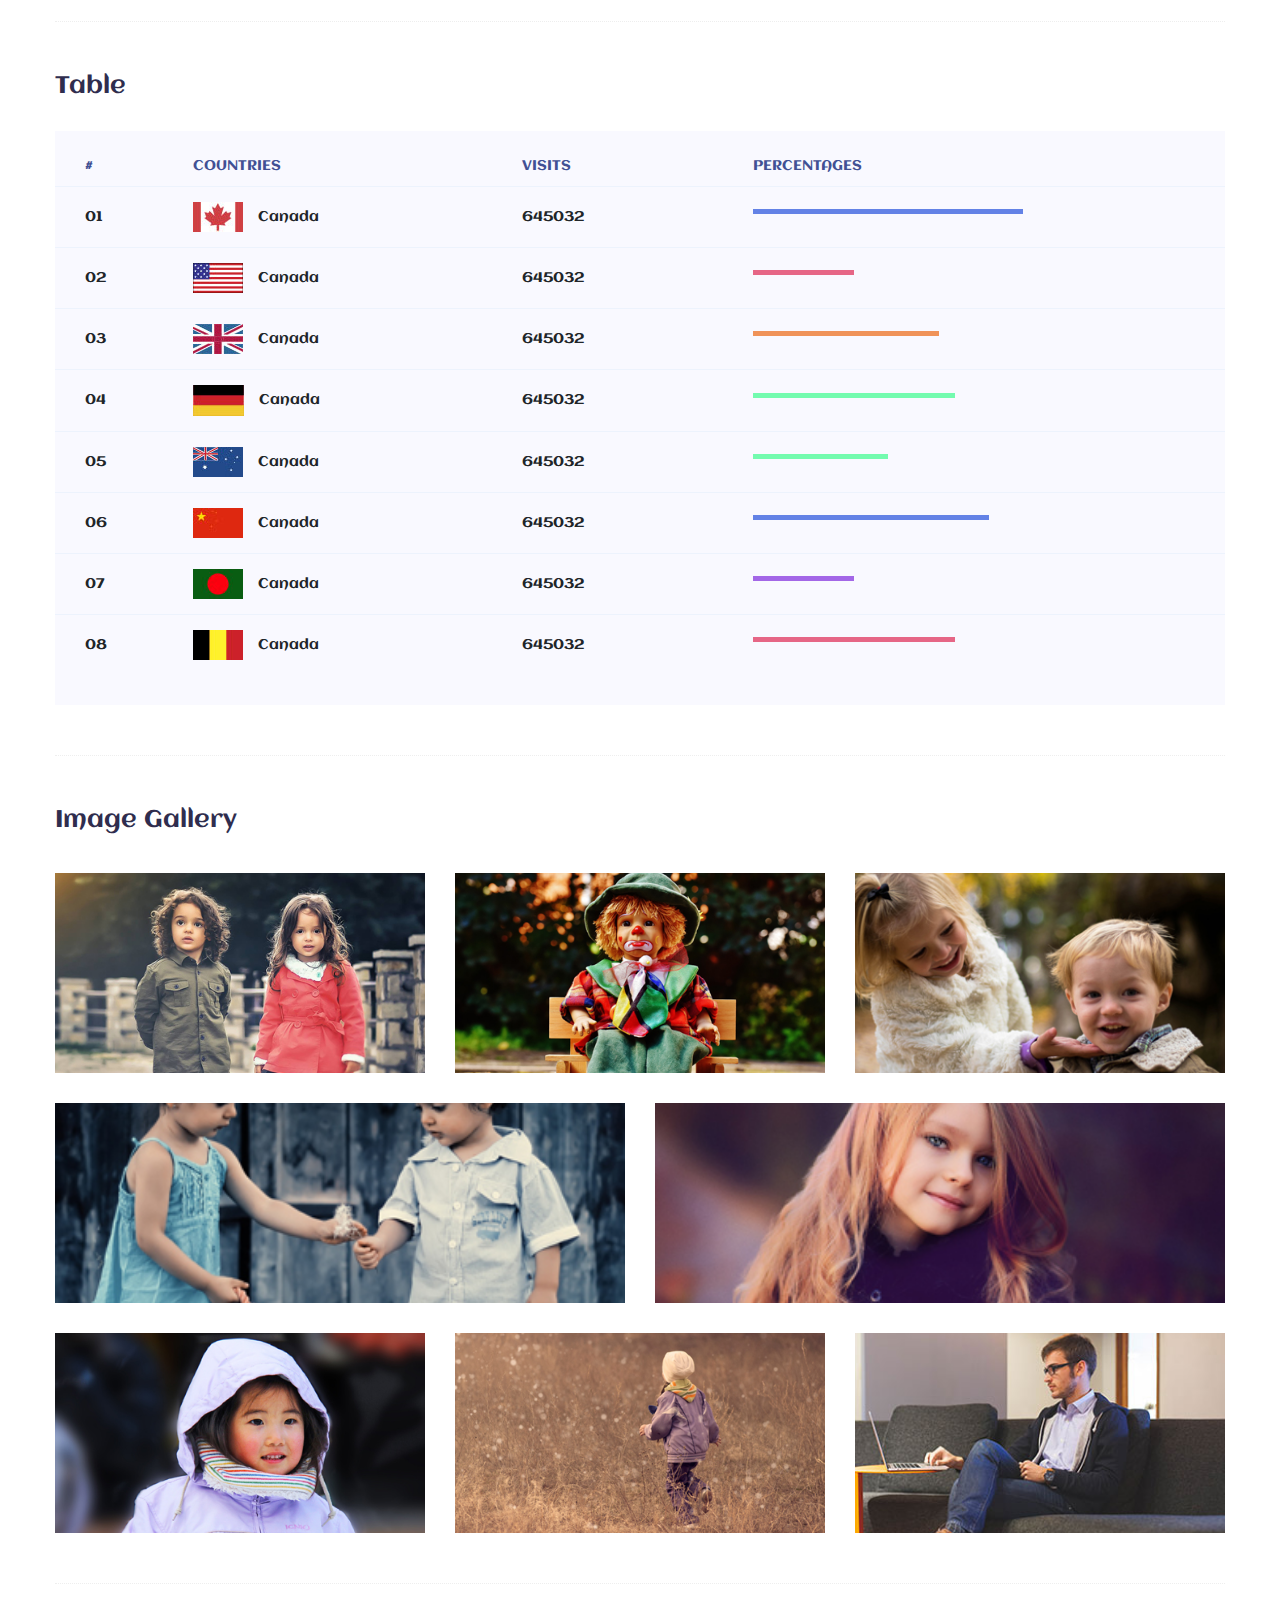
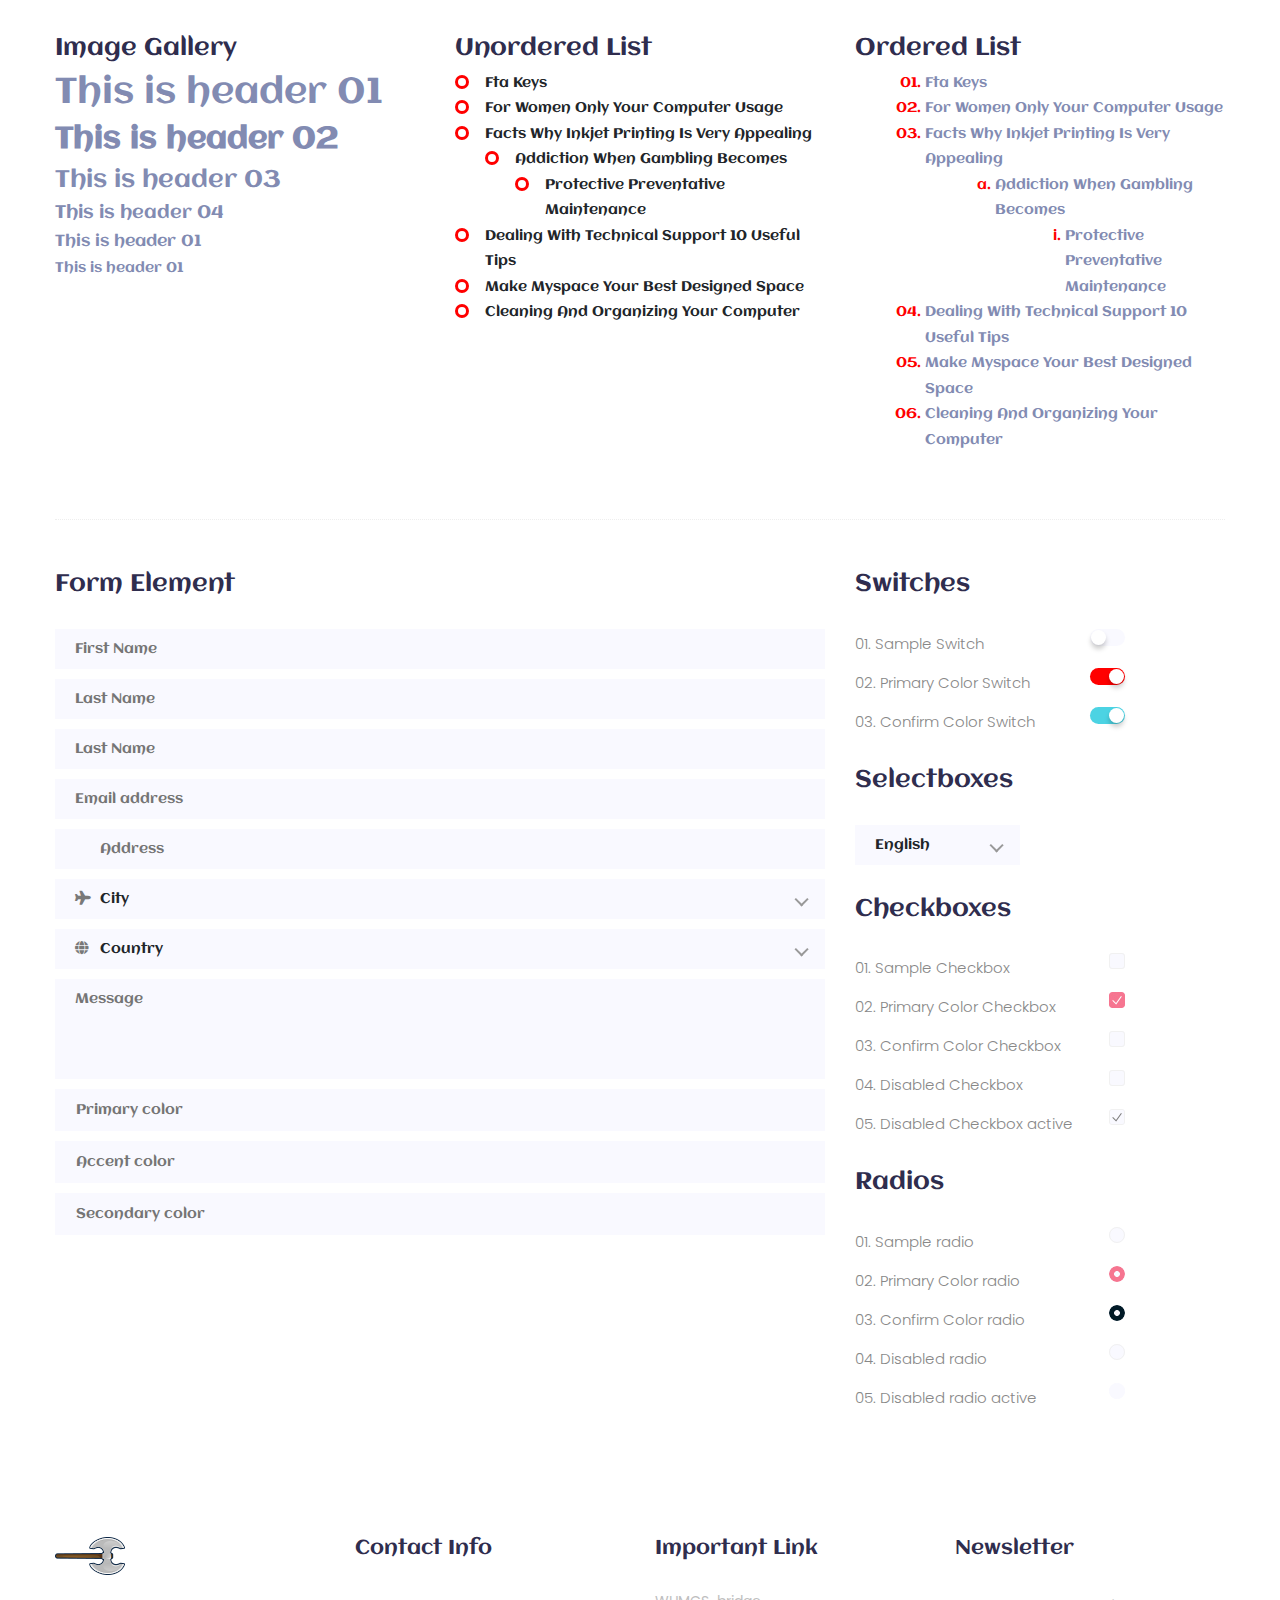
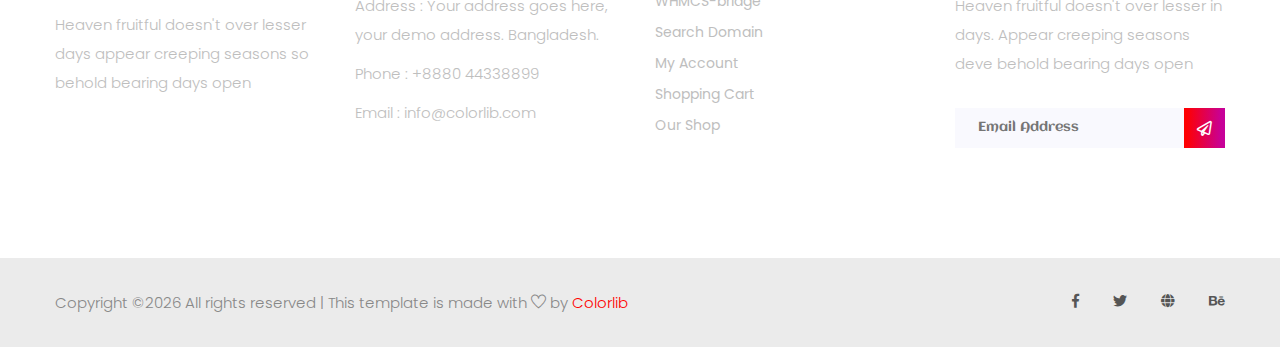
<file: GAMES-DORM2/beko-master/elements.html>
<!doctype html>
<html lang="zxx">

<head>
	<!-- Required meta tags -->
	<meta charset="utf-8">
	<meta name="viewport" content="width=device-width, initial-scale=1, shrink-to-fit=no">
	<title>gaming</title>
	<link rel="icon" href="img/favicon.png">
	<!-- Bootstrap CSS -->
	<link rel="stylesheet" href="css/bootstrap.min.css">
	<!-- animate CSS -->
	<link rel="stylesheet" href="css/animate.css">
	<!-- owl carousel CSS -->
	<link rel="stylesheet" href="css/owl.carousel.min.css">
	<!-- font awesome CSS -->
	<link rel="stylesheet" href="css/all.css">
	<!-- flaticon CSS -->
	<link rel="stylesheet" href="css/flaticon.css">
	<link rel="stylesheet" href="css/themify-icons.css">
	<link rel="stylesheet" href="css/nice-select.css">
	<!-- font awesome CSS -->
	<link rel="stylesheet" href="css/magnific-popup.css">
	<!-- swiper CSS -->
	<link rel="stylesheet" href="css/slick.css">
	<!-- style CSS -->
	<link rel="stylesheet" href="css/style.css">
</head>

<body>
	<!--::header part start::-->
	<header class="main_menu single_page_menu">
		<div class="container">
			<div class="row align-items-center">
				<div class="col-lg-12">
					<nav class="navbar navbar-expand-lg navbar-light">
						<a class="navbar-brand" href="index.html"> <img src="img/logo.png" alt="logo"> </a>
						<button class="navbar-toggler" type="button" data-toggle="collapse"
							data-target="#navbarSupportedContent" aria-controls="navbarSupportedContent"
							aria-expanded="false" aria-label="Toggle navigation">
							<span class="menu_icon"><i class="fas fa-bars"></i></span>
						</button>
						<div class="collapse navbar-collapse main-menu-item" id="navbarSupportedContent">
							<ul class="navbar-nav">
								<li class="nav-item">
									<a class="nav-link" href="index.html">Home</a>
								</li>
								<li class="nav-item">
									<a class="nav-link" href="fighter.html">fighter</a>
								</li>
								<li class="nav-item">
									<a class="nav-link" href="team.html">team</a>
								</li>
								<li class="nav-item dropdown">
									<a class="nav-link dropdown-toggle" href="blog.html" id="navbarDropdown"
										role="button" data-toggle="dropdown" aria-haspopup="true" aria-expanded="false">
										Blog
									</a>
									<div class="dropdown-menu" aria-labelledby="navbarDropdown">
										<a class="dropdown-item" href="blog.html"> blog</a>
										<a class="dropdown-item" href="single-blog.html">Single blog</a>
									</div>
								</li>
								<li class="nav-item dropdown">
									<a class="nav-link dropdown-toggle" href="blog.html" id="navbarDropdown1"
										role="button" data-toggle="dropdown" aria-haspopup="true" aria-expanded="false">
										pages
									</a>
									<div class="dropdown-menu" aria-labelledby="navbarDropdown1">
										<a class="dropdown-item" href="elements.html">Elements</a>
									</div>
								</li>
								<li class="nav-item">
									<a class="nav-link" href="contact.html">Contact</a>
								</li>
							</ul>
						</div>
						<a href="#" class="btn_1 d-none d-sm-block">Install Now</a>
					</nav>
				</div>
			</div>
		</div>
	</header>
	<!-- Header part end-->

	<!-- breadcrumb start-->
	<section class="breadcrumb breadcrumb_bg">
		<div class="container">
			<div class="row">
				<div class="col-lg-12">
					<div class="breadcrumb_iner text-center">
						<div class="breadcrumb_iner_item">
							<h2>elements</h2>
						</div>
					</div>
				</div>
			</div>
		</div>
	</section>
	<!-- breadcrumb start-->

	<div class="element_page black">
		<!-- Start Sample Area -->
		<section class="sample-text-area">
			<div class="container box_1170">
				<h3 class="text-heading">Text Sample</h3>
				<p class="sample-text">
					Every avid independent filmmaker has <b>Bold</b> about making that <i>Italic</i> interest
					documentary,
					or short
					film to show off their creative prowess. Many have great ideas and want to “wow”
					the<sup>Superscript</sup> scene,
					or video renters with their big project. But once you have the<sub>Subscript</sub> “in the can” (no
					easy
					feat), how
					do you move from a <del>Strike</del> through of master DVDs with the <u>“Underline”</u> marked
					hand-written title
					inside a secondhand CD case, to a pile of cardboard boxes full of shiny new, retail-ready DVDs, with
					UPC
					barcodes
					and polywrap sitting on your doorstep? You need to create eye-popping artwork and have your project
					replicated.
					Using a reputable full service DVD Replication company like PacificDisc, Inc. to partner with is
					certainly a
					helpful option to ensure a professional end result, but to help with your DVD replication project,
					here
					are 4 easy
					steps to follow for good DVD replication results:

				</p>
			</div>
		</section>
		<!-- End Sample Area -->

		<!-- Start Button -->
		<section class="button-area">
			<div class="container box_1170 border-top-generic">
				<h3 class="text-heading">Sample Buttons</h3>
				<div class="button-group-area">
					<a href="#" class="genric-btn default">Default</a>
					<a href="#" class="genric-btn primary">Primary</a>
					<a href="#" class="genric-btn success">Success</a>
					<a href="#" class="genric-btn info">Info</a>
					<a href="#" class="genric-btn warning">Warning</a>
					<a href="#" class="genric-btn danger">Danger</a>
					<a href="#" class="genric-btn link">Link</a>
					<a href="#" class="genric-btn disable">Disable</a>
				</div>
				<div class="button-group-area mt-10">
					<a href="#" class="genric-btn default-border">Default</a>
					<a href="#" class="genric-btn primary-border">Primary</a>
					<a href="#" class="genric-btn success-border">Success</a>
					<a href="#" class="genric-btn info-border">Info</a>
					<a href="#" class="genric-btn warning-border">Warning</a>
					<a href="#" class="genric-btn danger-border">Danger</a>
					<a href="#" class="genric-btn link-border">Link</a>
					<a href="#" class="genric-btn disable">Disable</a>
				</div>
				<div class="button-group-area mt-40">
					<a href="#" class="genric-btn default radius">Default</a>
					<a href="#" class="genric-btn primary radius">Primary</a>
					<a href="#" class="genric-btn success radius">Success</a>
					<a href="#" class="genric-btn info radius">Info</a>
					<a href="#" class="genric-btn warning radius">Warning</a>
					<a href="#" class="genric-btn danger radius">Danger</a>
					<a href="#" class="genric-btn link radius">Link</a>
					<a href="#" class="genric-btn disable radius">Disable</a>
				</div>
				<div class="button-group-area mt-10">
					<a href="#" class="genric-btn default-border radius">Default</a>
					<a href="#" class="genric-btn primary-border radius">Primary</a>
					<a href="#" class="genric-btn success-border radius">Success</a>
					<a href="#" class="genric-btn info-border radius">Info</a>
					<a href="#" class="genric-btn warning-border radius">Warning</a>
					<a href="#" class="genric-btn danger-border radius">Danger</a>
					<a href="#" class="genric-btn link-border radius">Link</a>
					<a href="#" class="genric-btn disable radius">Disable</a>
				</div>
				<div class="button-group-area mt-40">
					<a href="#" class="genric-btn default circle">Default</a>
					<a href="#" class="genric-btn primary circle">Primary</a>
					<a href="#" class="genric-btn success circle">Success</a>
					<a href="#" class="genric-btn info circle">Info</a>
					<a href="#" class="genric-btn warning circle">Warning</a>
					<a href="#" class="genric-btn danger circle">Danger</a>
					<a href="#" class="genric-btn link circle">Link</a>
					<a href="#" class="genric-btn disable circle">Disable</a>
				</div>
				<div class="button-group-area mt-10">
					<a href="#" class="genric-btn default-border circle">Default</a>
					<a href="#" class="genric-btn primary-border circle">Primary</a>
					<a href="#" class="genric-btn success-border circle">Success</a>
					<a href="#" class="genric-btn info-border circle">Info</a>
					<a href="#" class="genric-btn warning-border circle">Warning</a>
					<a href="#" class="genric-btn danger-border circle">Danger</a>
					<a href="#" class="genric-btn link-border circle">Link</a>
					<a href="#" class="genric-btn disable circle">Disable</a>
				</div>
				<div class="button-group-area mt-40">
					<a href="#" class="genric-btn default circle arrow">Default<span
							class="lnr lnr-arrow-right"></span></a>
					<a href="#" class="genric-btn primary circle arrow">Primary<span
							class="lnr lnr-arrow-right"></span></a>
					<a href="#" class="genric-btn success circle arrow">Success<span
							class="lnr lnr-arrow-right"></span></a>
					<a href="#" class="genric-btn info circle arrow">Info<span class="lnr lnr-arrow-right"></span></a>
					<a href="#" class="genric-btn warning circle arrow">Warning<span
							class="lnr lnr-arrow-right"></span></a>
					<a href="#" class="genric-btn danger circle arrow">Danger<span
							class="lnr lnr-arrow-right"></span></a>
				</div>
				<div class="button-group-area mt-10">
					<a href="#" class="genric-btn default-border circle arrow">Default<span
							class="lnr lnr-arrow-right"></span></a>
					<a href="#" class="genric-btn primary-border circle arrow">Primary<span
							class="lnr lnr-arrow-right"></span></a>
					<a href="#" class="genric-btn success-border circle arrow">Success<span
							class="lnr lnr-arrow-right"></span></a>
					<a href="#" class="genric-btn info-border circle arrow">Info<span
							class="lnr lnr-arrow-right"></span></a>
					<a href="#" class="genric-btn warning-border circle arrow">Warning<span
							class="lnr lnr-arrow-right"></span></a>
					<a href="#" class="genric-btn danger-border circle arrow">Danger<span
							class="lnr lnr-arrow-right"></span></a>
				</div>
				<div class="button-group-area mt-40">
					<a href="#" class="genric-btn primary e-large">Extra Large</a>
					<a href="#" class="genric-btn success large">Large</a>
					<a href="#" class="genric-btn primary">Default</a>
					<a href="#" class="genric-btn success medium">Medium</a>
					<a href="#" class="genric-btn primary small">Small</a>
				</div>
				<div class="button-group-area mt-10">
					<a href="#" class="genric-btn primary-border e-large">Extra Large</a>
					<a href="#" class="genric-btn success-border large">Large</a>
					<a href="#" class="genric-btn primary-border">Default</a>
					<a href="#" class="genric-btn success-border medium">Medium</a>
					<a href="#" class="genric-btn primary-border small">Small</a>
				</div>
			</div>
		</section>
		<!-- End Button -->

		<!-- Start Align Area -->
		<div class="whole-wrap">
			<div class="container box_1170">
				<div class="section-top-border">
					<h3 class="mb-30">Left Aligned</h3>
					<div class="row">
						<div class="col-md-3">
							<img src="img/elements/d.jpg" alt="" class="img-fluid">
						</div>
						<div class="col-md-9 mt-sm-20">
							<p>Recently, the US Federal government banned online casinos from operating in America by
								making
								it illegal to
								transfer money to them through any US bank or payment system. As a result of this law,
								most
								of the popular
								online casino networks such as Party Gaming and PlayTech left the United States.
								Overnight,
								online casino
								players found themselves being chased by the Federal government. But, after a fortnight,
								the
								online casino
								industry came up with a solution and new online casinos started taking root. These began
								to
								operate under a
								different business umbrella, and by doing that, rendered the transfer of money to and
								from
								them legal. A major
								part of this was enlisting electronic banking systems that would accept this new
								clarification and start doing
								business with me. Listed in this article are the electronic banking systems that accept
								players from the United
								States that wish to play in online casinos.</p>
						</div>
					</div>
				</div>
				<div class="section-top-border text-right">
					<h3 class="mb-30">Right Aligned</h3>
					<div class="row">
						<div class="col-md-9">
							<p class="text-right">Over time, even the most sophisticated, memory packed computer can
								begin
								to run slow if we
								don’t do something to prevent it. The reason why has less to do with how computers are
								made
								and how they age and
								more to do with the way we use them. You see, all of the daily tasks that we do on our
								PC
								from running programs
								to downloading and deleting software can make our computer sluggish. To keep this from
								happening, you need to
								understand the reasons why your PC is getting slower and do something to keep your PC
								running at its best. You
								can do this through regular maintenance and PC performance optimization programs</p>
							<p class="text-right">Before we discuss all of the things that could be affecting your PC’s
								performance, let’s
								talk a little about what symptoms</p>
						</div>
						<div class="col-md-3">
							<img src="img/elements/d.jpg" alt="" class="img-fluid">
						</div>
					</div>
				</div>
				<div class="section-top-border">
					<h3 class="mb-30">Definition</h3>
					<div class="row">
						<div class="col-md-4">
							<div class="single-defination">
								<h4 class="mb-20">Definition 01</h4>
								<p>Recently, the US Federal government banned online casinos from operating in America
									by
									making it illegal to
									transfer money to them through any US bank or payment system. As a result of this
									law,
									most of the popular
									online casino networks</p>
							</div>
						</div>
						<div class="col-md-4">
							<div class="single-defination">
								<h4 class="mb-20">Definition 02</h4>
								<p>Recently, the US Federal government banned online casinos from operating in America
									by
									making it illegal to
									transfer money to them through any US bank or payment system. As a result of this
									law,
									most of the popular
									online casino networks</p>
							</div>
						</div>
						<div class="col-md-4">
							<div class="single-defination">
								<h4 class="mb-20">Definition 03</h4>
								<p>Recently, the US Federal government banned online casinos from operating in America
									by
									making it illegal to
									transfer money to them through any US bank or payment system. As a result of this
									law,
									most of the popular
									online casino networks</p>
							</div>
						</div>
					</div>
				</div>
				<div class="section-top-border">
					<h3 class="mb-30">Block Quotes</h3>
					<div class="row">
						<div class="col-lg-12">
							<blockquote class="generic-blockquote">
								“Recently, the US Federal government banned online casinos from operating in America by
								making it illegal to
								transfer money to them through any US bank or payment system. As a result of this law,
								most
								of the popular
								online casino networks such as Party Gaming and PlayTech left the United States.
								Overnight,
								online casino
								players found themselves being chased by the Federal government. But, after a fortnight,
								the
								online casino
								industry came up with a solution and new online casinos started taking root. These began
								to
								operate under a
								different business umbrella, and by doing that, rendered the transfer of money to and
								from
								them legal. A major
								part of this was enlisting electronic banking systems that would accept this new
								clarification and start doing
								business with me. Listed in this article are the electronic banking”
							</blockquote>
						</div>
					</div>
				</div>
				<div class="section-top-border">
					<h3 class="mb-30">Table</h3>
					<div class="progress-table-wrap">
						<div class="progress-table">
							<div class="table-head">
								<div class="serial">#</div>
								<div class="country">Countries</div>
								<div class="visit">Visits</div>
								<div class="percentage">Percentages</div>
							</div>
							<div class="table-row">
								<div class="serial">01</div>
								<div class="country"> <img src="img/elements/f1.jpg" alt="flag">Canada</div>
								<div class="visit">645032</div>
								<div class="percentage">
									<div class="progress">
										<div class="progress-bar color-1" role="progressbar" style="width: 80%"
											aria-valuenow="80" aria-valuemin="0" aria-valuemax="100"></div>
									</div>
								</div>
							</div>
							<div class="table-row">
								<div class="serial">02</div>
								<div class="country"> <img src="img/elements/f2.jpg" alt="flag">Canada</div>
								<div class="visit">645032</div>
								<div class="percentage">
									<div class="progress">
										<div class="progress-bar color-2" role="progressbar" style="width: 30%"
											aria-valuenow="30" aria-valuemin="0" aria-valuemax="100"></div>
									</div>
								</div>
							</div>
							<div class="table-row">
								<div class="serial">03</div>
								<div class="country"> <img src="img/elements/f3.jpg" alt="flag">Canada</div>
								<div class="visit">645032</div>
								<div class="percentage">
									<div class="progress">
										<div class="progress-bar color-3" role="progressbar" style="width: 55%"
											aria-valuenow="55" aria-valuemin="0" aria-valuemax="100"></div>
									</div>
								</div>
							</div>
							<div class="table-row">
								<div class="serial">04</div>
								<div class="country"> <img src="img/elements/f4.jpg" alt="flag">Canada</div>
								<div class="visit">645032</div>
								<div class="percentage">
									<div class="progress">
										<div class="progress-bar color-4" role="progressbar" style="width: 60%"
											aria-valuenow="60" aria-valuemin="0" aria-valuemax="100"></div>
									</div>
								</div>
							</div>
							<div class="table-row">
								<div class="serial">05</div>
								<div class="country"> <img src="img/elements/f5.jpg" alt="flag">Canada</div>
								<div class="visit">645032</div>
								<div class="percentage">
									<div class="progress">
										<div class="progress-bar color-5" role="progressbar" style="width: 40%"
											aria-valuenow="40" aria-valuemin="0" aria-valuemax="100"></div>
									</div>
								</div>
							</div>
							<div class="table-row">
								<div class="serial">06</div>
								<div class="country"> <img src="img/elements/f6.jpg" alt="flag">Canada</div>
								<div class="visit">645032</div>
								<div class="percentage">
									<div class="progress">
										<div class="progress-bar color-6" role="progressbar" style="width: 70%"
											aria-valuenow="70" aria-valuemin="0" aria-valuemax="100"></div>
									</div>
								</div>
							</div>
							<div class="table-row">
								<div class="serial">07</div>
								<div class="country"> <img src="img/elements/f7.jpg" alt="flag">Canada</div>
								<div class="visit">645032</div>
								<div class="percentage">
									<div class="progress">
										<div class="progress-bar color-7" role="progressbar" style="width: 30%"
											aria-valuenow="30" aria-valuemin="0" aria-valuemax="100"></div>
									</div>
								</div>
							</div>
							<div class="table-row">
								<div class="serial">08</div>
								<div class="country"> <img src="img/elements/f8.jpg" alt="flag">Canada</div>
								<div class="visit">645032</div>
								<div class="percentage">
									<div class="progress">
										<div class="progress-bar color-8" role="progressbar" style="width: 60%"
											aria-valuenow="60" aria-valuemin="0" aria-valuemax="100"></div>
									</div>
								</div>
							</div>
						</div>
					</div>
				</div>
				<div class="section-top-border">
					<h3>Image Gallery</h3>
					<div class="row gallery-item">
						<div class="col-md-4">
							<a href="img/elements/g1.jpg" class="img-pop-up img-gal">
								<div class="single-gallery-image" style="background: url(img/elements/g1.jpg);"></div>
							</a>
						</div>
						<div class="col-md-4">
							<a href="img/elements/g2.jpg" class="img-pop-up img-gal">
								<div class="single-gallery-image" style="background: url(img/elements/g2.jpg);"></div>
							</a>
						</div>
						<div class="col-md-4">
							<a href="img/elements/g3.jpg" class="img-pop-up img-gal">
								<div class="single-gallery-image" style="background: url(img/elements/g3.jpg);"></div>
							</a>
						</div>
						<div class="col-md-6">
							<a href="img/elements/g4.jpg" class="img-pop-up img-gal">
								<div class="single-gallery-image" style="background: url(img/elements/g4.jpg);"></div>
							</a>
						</div>
						<div class="col-md-6">
							<a href="img/elements/g5.jpg" class="img-pop-up img-gal">
								<div class="single-gallery-image" style="background: url(img/elements/g5.jpg);"></div>
							</a>
						</div>
						<div class="col-md-4">
							<a href="img/elements/g6.jpg" class="img-pop-up img-gal">
								<div class="single-gallery-image" style="background: url(img/elements/g6.jpg);"></div>
							</a>
						</div>
						<div class="col-md-4">
							<a href="img/elements/g7.jpg" class="img-pop-up img-gal"">
							<div class=" single-gallery-image" style="background: url(img/elements/g7.jpg);"></div>
						</a>
					</div>
					<div class="col-md-4">
						<a href="img/elements/g8.jpg" class="img-pop-up img-gal">
							<div class="single-gallery-image" style="background: url(img/elements/g8.jpg);"></div>
						</a>
					</div>
				</div>
			</div>
			<div class="section-top-border">
				<div class="row">
					<div class="col-md-4">
						<h3 class="mb-20">Image Gallery</h3>
						<div class="typography">
							<h1>This is header 01</h1>
							<h2>This is header 02</h2>
							<h3>This is header 03</h3>
							<h4>This is header 04</h4>
							<h5>This is header 01</h5>
							<h6>This is header 01</h6>
						</div>
					</div>
					<div class="col-md-4 mt-sm-30">
						<h3 class="mb-20">Unordered List</h3>
						<div class="">
							<ul class="unordered-list">
								<li>Fta Keys</li>
								<li>For Women Only Your Computer Usage</li>
								<li>Facts Why Inkjet Printing Is Very Appealing
									<ul>
										<li>Addiction When Gambling Becomes
											<ul>
												<li>Protective Preventative Maintenance</li>
											</ul>
										</li>
									</ul>
								</li>
								<li>Dealing With Technical Support 10 Useful Tips</li>
								<li>Make Myspace Your Best Designed Space</li>
								<li>Cleaning And Organizing Your Computer</li>
							</ul>
						</div>
					</div>
					<div class="col-md-4 mt-sm-30">
						<h3 class="mb-20">Ordered List</h3>
						<div class="">
							<ol class="ordered-list">
								<li><span>Fta Keys</span></li>
								<li><span>For Women Only Your Computer Usage</span></li>
								<li><span>Facts Why Inkjet Printing Is Very Appealing</span>
									<ol class="ordered-list-alpha">
										<li><span>Addiction When Gambling Becomes</span>
											<ol class="ordered-list-roman">
												<li><span>Protective Preventative Maintenance</span></li>
											</ol>
										</li>
									</ol>
								</li>
								<li><span>Dealing With Technical Support 10 Useful Tips</span></li>
								<li><span>Make Myspace Your Best Designed Space</span></li>
								<li><span>Cleaning And Organizing Your Computer</span></li>
							</ol>
						</div>
					</div>
				</div>
			</div>
			<div class="section-top-border">
				<div class="row">
					<div class="col-lg-8 col-md-8">
						<h3 class="mb-30">Form Element</h3>
						<form action="#">
							<div class="mt-10">
								<input type="text" name="first_name" placeholder="First Name"
									onfocus="this.placeholder = ''" onblur="this.placeholder = 'First Name'" required
									class="single-input">
							</div>
							<div class="mt-10">
								<input type="text" name="last_name" placeholder="Last Name"
									onfocus="this.placeholder = ''" onblur="this.placeholder = 'Last Name'" required
									class="single-input">
							</div>
							<div class="mt-10">
								<input type="text" name="last_name" placeholder="Last Name"
									onfocus="this.placeholder = ''" onblur="this.placeholder = 'Last Name'" required
									class="single-input">
							</div>
							<div class="mt-10">
								<input type="email" name="EMAIL" placeholder="Email address"
									onfocus="this.placeholder = ''" onblur="this.placeholder = 'Email address'" required
									class="single-input">
							</div>
							<div class="input-group-icon mt-10">
								<div class="icon"><i class="fa fa-thumb-tack" aria-hidden="true"></i></div>
								<input type="text" name="address" placeholder="Address" onfocus="this.placeholder = ''"
									onblur="this.placeholder = 'Address'" required class="single-input">
							</div>
							<div class="input-group-icon mt-10">
								<div class="icon"><i class="fa fa-plane" aria-hidden="true"></i></div>
								<div class="form-select" id="default-select">
									<select>
										<option value=" 1">City</option>
										<option value="1">Dhaka</option>
										<option value="1">Dilli</option>
										<option value="1">Newyork</option>
										<option value="1">Islamabad</option>
									</select>
								</div>
							</div>
							<div class="input-group-icon mt-10">
								<div class="icon"><i class="fa fa-globe" aria-hidden="true"></i></div>
								<div class="form-select" id="default-select_1">
									<select>
										<option value=" 1">Country</option>
										<option value="1">Bangladesh</option>
										<option value="1">India</option>
										<option value="1">England</option>
										<option value="1">Srilanka</option>
									</select>
								</div>
							</div>

							<div class="mt-10">
								<textarea class="single-textarea" placeholder="Message" onfocus="this.placeholder = ''"
									onblur="this.placeholder = 'Message'" required></textarea>
							</div>
							<!-- For Gradient Border Use -->
							<!-- <div class="mt-10">
										<div class="primary-input">
											<input id="primary-input" type="text" name="first_name" placeholder="Primary color" onfocus="this.placeholder = ''" onblur="this.placeholder = 'Primary color'">
											<label for="primary-input"></label>
										</div>
									</div> -->
							<div class="mt-10">
								<input type="text" name="first_name" placeholder="Primary color"
									onfocus="this.placeholder = ''" onblur="this.placeholder = 'Primary color'" required
									class="single-input-primary">
							</div>
							<div class="mt-10">
								<input type="text" name="first_name" placeholder="Accent color"
									onfocus="this.placeholder = ''" onblur="this.placeholder = 'Accent color'" required
									class="single-input-accent">
							</div>
							<div class="mt-10">
								<input type="text" name="first_name" placeholder="Secondary color"
									onfocus="this.placeholder = ''" onblur="this.placeholder = 'Secondary color'"
									required class="single-input-secondary">
							</div>
						</form>
					</div>
					<div class="col-lg-3 col-md-4 mt-sm-30">
						<div class="single-element-widget">
							<h3 class="mb-30">Switches</h3>
							<div class="switch-wrap d-flex justify-content-between">
								<p>01. Sample Switch</p>
								<div class="primary-switch">
									<input type="checkbox" id="default-switch">
									<label for="default-switch"></label>
								</div>
							</div>
							<div class="switch-wrap d-flex justify-content-between">
								<p>02. Primary Color Switch</p>
								<div class="primary-switch">
									<input type="checkbox" id="primary-switch" checked>
									<label for="primary-switch"></label>
								</div>
							</div>
							<div class="switch-wrap d-flex justify-content-between">
								<p>03. Confirm Color Switch</p>
								<div class="confirm-switch">
									<input type="checkbox" id="confirm-switch" checked>
									<label for="confirm-switch"></label>
								</div>
							</div>
						</div>
						<div class="single-element-widget mt-30">
							<h3 class="mb-30">Selectboxes</h3>
							<div class="default-select" id="default-select_2">
								<select>
									<option value=" 1">English</option>
									<option value="1">Spanish</option>
									<option value="1">Arabic</option>
									<option value="1">Portuguise</option>
									<option value="1">Bengali</option>
								</select>
							</div>
						</div>
						<div class="single-element-widget mt-30">
							<h3 class="mb-30">Checkboxes</h3>
							<div class="switch-wrap d-flex justify-content-between">
								<p>01. Sample Checkbox</p>
								<div class="primary-checkbox">
									<input type="checkbox" id="default-checkbox">
									<label for="default-checkbox"></label>
								</div>
							</div>
							<div class="switch-wrap d-flex justify-content-between">
								<p>02. Primary Color Checkbox</p>
								<div class="primary-checkbox">
									<input type="checkbox" id="primary-checkbox" checked>
									<label for="primary-checkbox"></label>
								</div>
							</div>
							<div class="switch-wrap d-flex justify-content-between">
								<p>03. Confirm Color Checkbox</p>
								<div class="confirm-checkbox">
									<input type="checkbox" id="confirm-checkbox">
									<label for="confirm-checkbox"></label>
								</div>
							</div>
							<div class="switch-wrap d-flex justify-content-between">
								<p>04. Disabled Checkbox</p>
								<div class="disabled-checkbox">
									<input type="checkbox" id="disabled-checkbox" disabled>
									<label for="disabled-checkbox"></label>
								</div>
							</div>
							<div class="switch-wrap d-flex justify-content-between">
								<p>05. Disabled Checkbox active</p>
								<div class="disabled-checkbox">
									<input type="checkbox" id="disabled-checkbox-active" checked disabled>
									<label for="disabled-checkbox-active"></label>
								</div>
							</div>
						</div>
						<div class="single-element-widget mt-30">
							<h3 class="mb-30">Radios</h3>
							<div class="switch-wrap d-flex justify-content-between">
								<p>01. Sample radio</p>
								<div class="primary-radio">
									<input type="checkbox" id="default-radio">
									<label for="default-radio"></label>
								</div>
							</div>
							<div class="switch-wrap d-flex justify-content-between">
								<p>02. Primary Color radio</p>
								<div class="primary-radio">
									<input type="checkbox" id="primary-radio" checked>
									<label for="primary-radio"></label>
								</div>
							</div>
							<div class="switch-wrap d-flex justify-content-between">
								<p>03. Confirm Color radio</p>
								<div class="confirm-radio">
									<input type="checkbox" id="confirm-radio" checked>
									<label for="confirm-radio"></label>
								</div>
							</div>
							<div class="switch-wrap d-flex justify-content-between">
								<p>04. Disabled radio</p>
								<div class="disabled-radio">
									<input type="checkbox" id="disabled-radio" disabled>
									<label for="disabled-radio"></label>
								</div>
							</div>
							<div class="switch-wrap d-flex justify-content-between">
								<p>05. Disabled radio active</p>
								<div class="disabled-radio">
									<input type="checkbox" id="disabled-radio-active" checked disabled>
									<label for="disabled-radio-active"></label>
								</div>
							</div>
						</div>
					</div>
				</div>
			</div>
		</div>
	</div>
	<!-- End Align Area -->
	</div>

	<!--::footer_part start::-->
	<footer class="footer_part black">
		<div class="footer_top">
			<div class="container">
				<div class="row">
					<div class="col-sm-6 col-lg-3">
						<div class="single_footer_part">
							<a href="index.html" class="footer_logo_iner"> <img src="img/logo.png" alt="#"> </a>
							<p>Heaven fruitful doesn't over lesser days appear creeping seasons so behold bearing
								days
								open
							</p>
						</div>
					</div>
					<div class="col-sm-6 col-lg-3">
						<div class="single_footer_part">
							<h4>Contact Info</h4>
							<p>Address : Your address goes
								here, your demo address.
								Bangladesh.</p>
							<p>Phone : +8880 44338899</p>
							<p>Email : info@colorlib.com</p>
						</div>
					</div>
					<div class="col-sm-6 col-lg-3">
						<div class="single_footer_part">
							<h4>Important Link</h4>
							<ul class="list-unstyled">
								<li><a href=""> WHMCS-bridge</a></li>
								<li><a href="">Search Domain</a></li>
								<li><a href="">My Account</a></li>
								<li><a href="">Shopping Cart</a></li>
								<li><a href="">Our Shop</a></li>
							</ul>
						</div>
					</div>
					<div class="col-sm-6 col-lg-3">
						<div class="single_footer_part">
							<h4>Newsletter</h4>
							<p>Heaven fruitful doesn't over lesser in days. Appear creeping seasons deve behold
								bearing
								days
								open
							</p>
							<div id="mc_embed_signup">
								<form target="_blank"
									action="https://spondonit.us12.list-manage.com/subscribe/post?u=1462626880ade1ac87bd9c93a&amp;id=92a4423d01"
									method="get" class="subscribe_form relative mail_part">
									<input type="email" name="email" id="newsletter-form-email"
										placeholder="Email Address" class="placeholder hide-on-focus"
										onfocus="this.placeholder = ''" onblur="this.placeholder = ' Email Address '">
									<button type="submit" name="submit" id="newsletter-submit"
										class="email_icon newsletter-submit button-contactForm"><i
											class="far fa-paper-plane"></i></button>
									<div class="mt-10 info"></div>
								</form>
							</div>
						</div>
					</div>
				</div>
			</div>
		</div>
		<div class="copygight_text">
			<div class="container">
				<div class="row align-items-center">
					<div class="col-lg-8">
						<div class="copyright_text">
							<P><!-- Link back to Colorlib can't be removed. Template is licensed under CC BY 3.0. -->
Copyright &copy;<script>document.write(new Date().getFullYear());</script> All rights reserved | This template is made with <i class="ti-heart" aria-hidden="true"></i> by <a href="https://colorlib.com" target="_blank">Colorlib</a>
<!-- Link back to Colorlib can't be removed. Template is licensed under CC BY 3.0. --></P>
						</div>
					</div>
					<div class="col-lg-4">
						<div class="footer_icon social_icon">
							<ul class="list-unstyled">
								<li><a href="#" class="single_social_icon"><i class="fab fa-facebook-f"></i></a>
								</li>
								<li><a href="#" class="single_social_icon"><i class="fab fa-twitter"></i></a></li>
								<li><a href="#" class="single_social_icon"><i class="fas fa-globe"></i></a></li>
								<li><a href="#" class="single_social_icon"><i class="fab fa-behance"></i></a></li>
							</ul>
						</div>
					</div>
				</div>
			</div>
		</div>
	</footer>
	<!--::footer_part end::-->
	<!-- jquery plugins here-->
	<script src="js/jquery-1.12.1.min.js"></script>
	<!-- popper js -->
	<script src="js/popper.min.js"></script>
	<!-- bootstrap js -->
	<script src="js/bootstrap.min.js"></script>
	<!-- easing js -->
	<script src="js/jquery.magnific-popup.js"></script>
	<!-- swiper js -->
	<script src="js/swiper.min.js"></script>
	<!-- swiper js -->
	<script src="js/masonry.pkgd.js"></script>
	<!-- particles js -->
	<script src="js/owl.carousel.min.js"></script>
	<script src="js/jquery.nice-select.min.js"></script>
	<!-- slick js -->
	<script src="js/slick.min.js"></script>
	<script src="js/jquery.counterup.min.js"></script>
	<script src="js/waypoints.min.js"></script>
	<script src="js/contact.js"></script>
	<script src="js/jquery.ajaxchimp.min.js"></script>
	<script src="js/jquery.form.js"></script>
	<script src="js/jquery.validate.min.js"></script>
	<script src="js/mail-script.js"></script>
	<!-- custom js -->
	<script src="js/custom.js"></script>
</body>

</html>
</file>
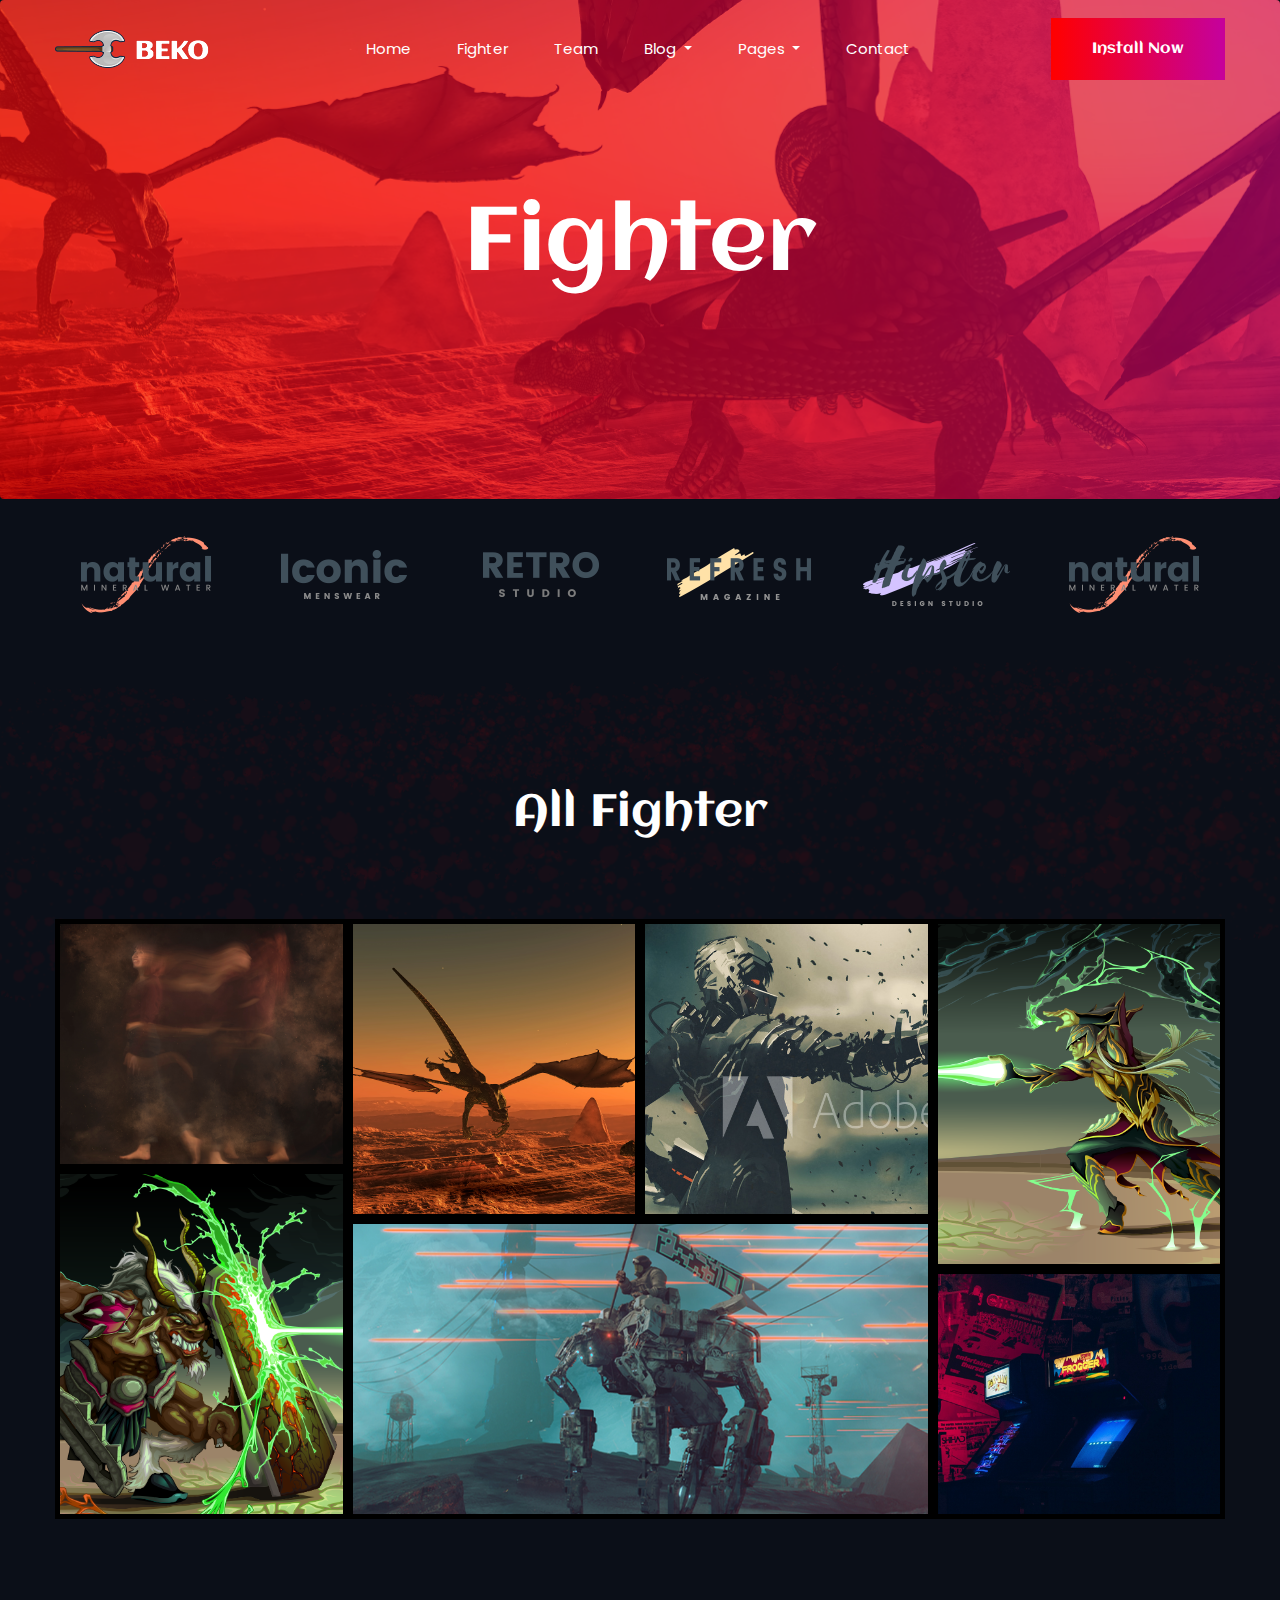
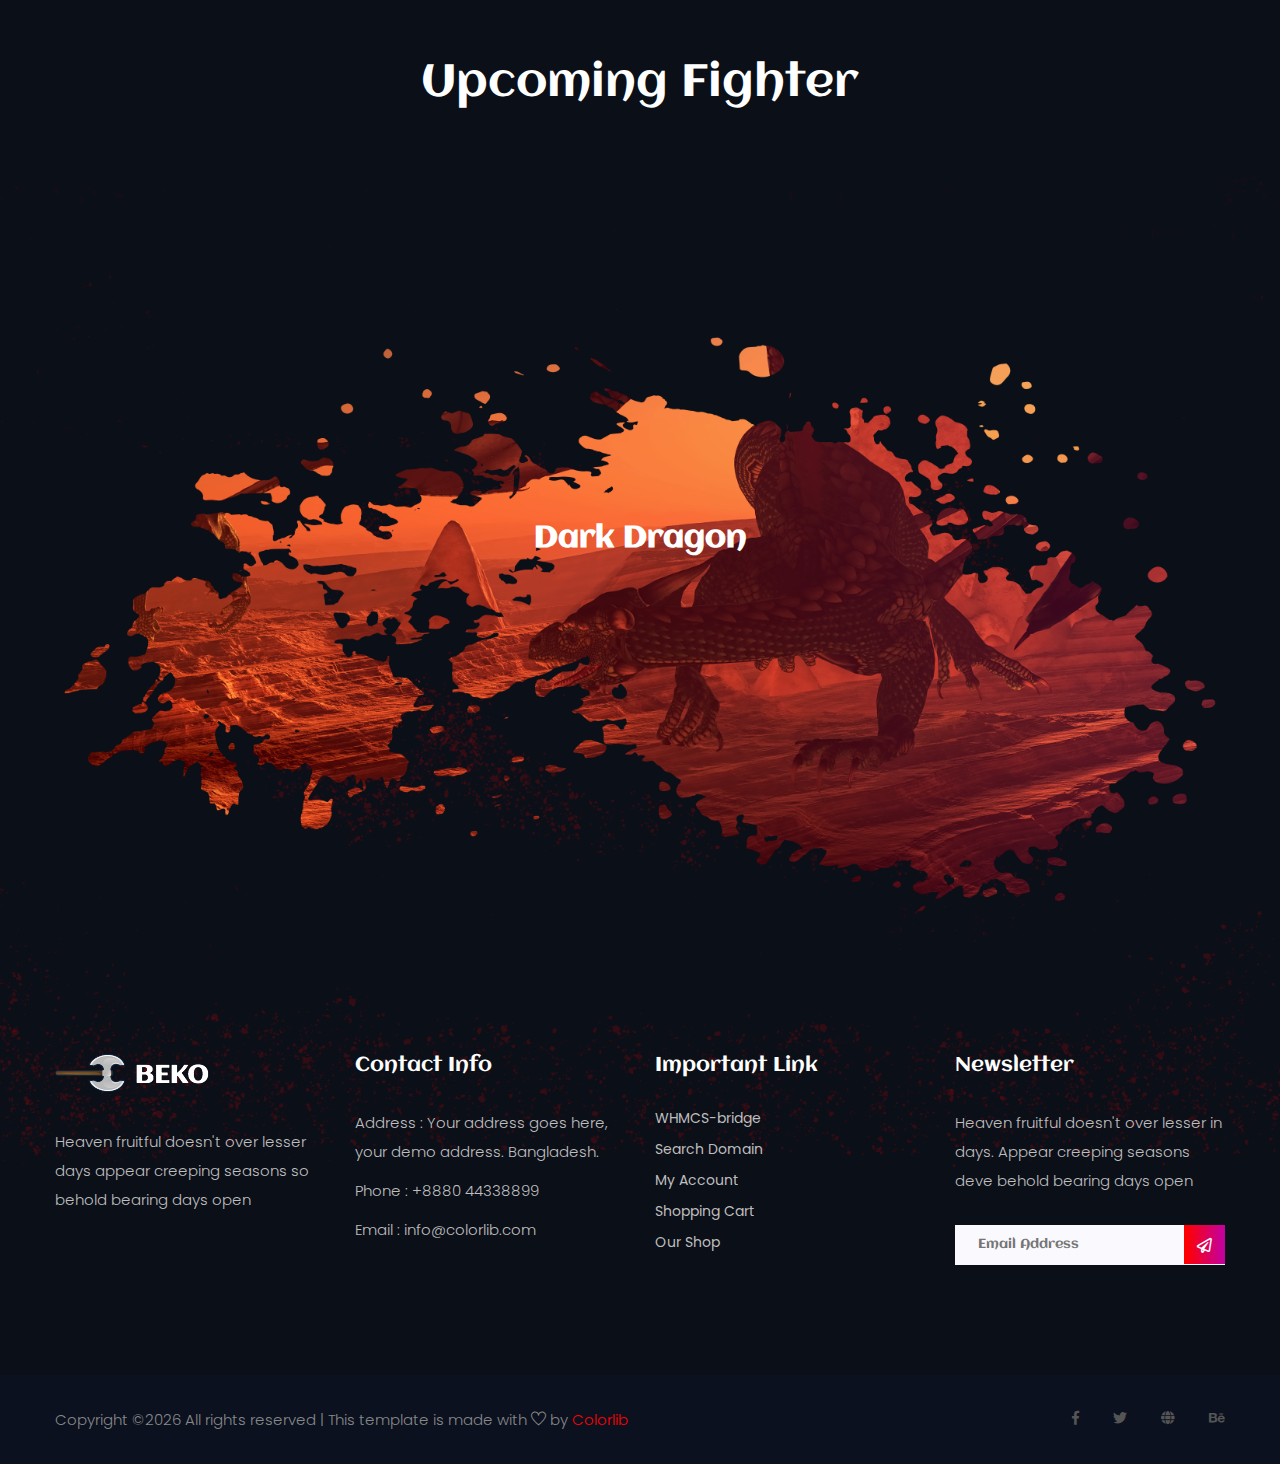
<file: GAMES-DORM2/beko-master/fighter.html>
<!doctype html>
<html lang="zxx">

<head>
    <!-- Required meta tags -->
    <meta charset="utf-8">
    <meta name="viewport" content="width=device-width, initial-scale=1, shrink-to-fit=no">
    <title>gaming</title>
    <link rel="icon" href="img/favicon.png">
    <!-- Bootstrap CSS -->
    <link rel="stylesheet" href="css/bootstrap.min.css">
    <!-- animate CSS -->
    <link rel="stylesheet" href="css/animate.css">
    <!-- owl carousel CSS -->
    <link rel="stylesheet" href="css/owl.carousel.min.css">
    <!-- font awesome CSS -->
    <link rel="stylesheet" href="css/all.css">
    <!-- flaticon CSS -->
    <link rel="stylesheet" href="css/flaticon.css">
    <link rel="stylesheet" href="css/themify-icons.css">
    <!-- font awesome CSS -->
    <link rel="stylesheet" href="css/magnific-popup.css">
    <!-- swiper CSS -->
    <link rel="stylesheet" href="css/slick.css">
    <!-- style CSS -->
    <link rel="stylesheet" href="css/style.css">
</head>

<body>
    <div class="body_bg">
        <!--::header part start::-->
        <header class="main_menu single_page_menu">
            <div class="container">
                <div class="row align-items-center">
                    <div class="col-lg-12">
                        <nav class="navbar navbar-expand-lg navbar-light">
                            <a class="navbar-brand" href="index.html"> <img src="img/logo.png" alt="logo"> </a>
                            <button class="navbar-toggler" type="button" data-toggle="collapse"
                                data-target="#navbarSupportedContent" aria-controls="navbarSupportedContent"
                                aria-expanded="false" aria-label="Toggle navigation">
                                <span class="menu_icon"><i class="fas fa-bars"></i></span>
                            </button>

                            <div class="collapse navbar-collapse main-menu-item" id="navbarSupportedContent">
                                <ul class="navbar-nav">
                                    <li class="nav-item">
                                        <a class="nav-link" href="index.html">Home</a>
                                    </li>
                                    <li class="nav-item">
                                        <a class="nav-link" href="fighter.html">fighter</a>
                                    </li>
                                    <li class="nav-item">
                                        <a class="nav-link" href="team.html">team</a>
                                    </li>
                                    <li class="nav-item dropdown">
                                        <a class="nav-link dropdown-toggle" href="blog.html" id="navbarDropdown"
                                            role="button" data-toggle="dropdown" aria-haspopup="true"
                                            aria-expanded="false">
                                            Blog
                                        </a>
                                        <div class="dropdown-menu" aria-labelledby="navbarDropdown">
                                            <a class="dropdown-item" href="blog.html"> blog</a>
                                            <a class="dropdown-item" href="single-blog.html">Single blog</a>
                                        </div>
                                    </li>
                                    <li class="nav-item dropdown">
                                        <a class="nav-link dropdown-toggle" href="blog.html" id="navbarDropdown1"
                                            role="button" data-toggle="dropdown" aria-haspopup="true"
                                            aria-expanded="false">
                                            pages
                                        </a>
                                        <div class="dropdown-menu" aria-labelledby="navbarDropdown1">
                                            <a class="dropdown-item" href="elements.html">Elements</a>
                                        </div>
                                    </li>
                                    <li class="nav-item">
                                        <a class="nav-link" href="contact.html">Contact</a>
                                    </li>
                                </ul>
                            </div>
                            <a href="#" class="btn_1 d-none d-sm-block">Install Now</a>
                        </nav>
                    </div>
                </div>
            </div>
        </header>
        <!-- Header part end-->

        <!-- breadcrumb start-->
        <section class="breadcrumb breadcrumb_bg">
            <div class="container">
                <div class="row">
                    <div class="col-lg-12">
                        <div class="breadcrumb_iner text-center">
                            <div class="breadcrumb_iner_item">
                                <h2>Fighter</h2>
                            </div>
                        </div>
                    </div>
                </div>
            </div>
        </section>
        <!-- breadcrumb start-->

        <!--::client logo part end::-->
        <section class="client_logo">
            <div class="container">
                <div class="row align-items-center">
                    <div class="col-lg-12">
                        <div class="client_logo_slider owl-carousel d-flex justify-content-between">
                            <div class="single_client_logo">
                                <img src="img/client_logo/client_logo_1.png" alt="">
                            </div>
                            <div class="single_client_logo">
                                <img src="img/client_logo/client_logo_2.png" alt="">
                            </div>
                            <div class="single_client_logo">
                                <img src="img/client_logo/client_logo_3.png" alt="">
                            </div>
                            <div class="single_client_logo">
                                <img src="img/client_logo/client_logo_4.png" alt="">
                            </div>
                            <div class="single_client_logo">
                                <img src="img/client_logo/client_logo_5.png" alt="">
                            </div>
                            <div class="single_client_logo">
                                <img src="img/client_logo/client_logo_1.png" alt="">
                            </div>
                            <div class="single_client_logo">
                                <img src="img/client_logo/client_logo_2.png" alt="">
                            </div>
                        </div>
                    </div>
                </div>
            </div>
        </section>
        <!--::client logo part end::-->

        <!-- gallery_part part start-->
        <section class="gallery_part section_padding">
            <div class="container">
                <div class="row justify-content-center">
                    <div class="col-xl-5">
                        <div class="section_tittle text-center">
                            <h2>All Fighter</h2>
                        </div>
                    </div>
                </div>
                <div class="row">
                    <div class="col-xl-12">
                        <div class="gallery_part_item">
                            <div class="grid">
                                <div class="grid-sizer"></div>
                                <a href="img/gallery/gallery_item_1.png"
                                    class="grid-item bg_img img-gal grid-item--height-1"
                                    style="background-image: url('img/gallery/gallery_item_1.png')">
                                    <div class="single_gallery_item">
                                        <div class="single_gallery_item_iner">
                                            <div class="gallery_item_text">
                                                <i class="ti-zoom-in"></i>
                                            </div>
                                        </div>
                                    </div>
                                </a>
                                <a href="img/gallery/gallery_item_2.png" class="grid-item bg_img img-gal"
                                    style="background-image: url('img/gallery/gallery_item_2.png')">
                                    <div class="single_gallery_item">
                                        <div class="single_gallery_item_iner">
                                            <div class="gallery_item_text">
                                                <i class="ti-zoom-in"></i>
                                            </div>
                                        </div>
                                    </div>
                                </a>
                                <a href="img/gallery/gallery_item_3.png" class="grid-item bg_img img-gal"
                                    style="background-image: url('img/gallery/gallery_item_3.png')">
                                    <div class="single_gallery_item">
                                        <div class="single_gallery_item_iner">
                                            <div class="gallery_item_text">
                                                <i class="ti-zoom-in"></i>
                                            </div>
                                        </div>
                                    </div>
                                </a>
                                <a href="img/gallery/gallery_item_5.png"
                                    class="grid-item bg_img img-gal grid-item--height-2"
                                    style="background-image: url('img/gallery/gallery_item_5.png')">
                                    <div class="single_gallery_item">
                                        <div class="single_gallery_item_iner">
                                            <div class="gallery_item_text">
                                                <i class="ti-zoom-in"></i>
                                            </div>
                                        </div>
                                    </div>
                                </a>
                                <a href="img/gallery/gallery_item_7.png"
                                    class="grid-item bg_img img-gal grid-item--height-2"
                                    style="background-image: url('img/gallery/gallery_item_7.png')">
                                    <div class="single_gallery_item">
                                        <div class="single_gallery_item_iner">
                                            <div class="gallery_item_text">
                                                <i class="ti-zoom-in"></i>
                                            </div>
                                        </div>
                                    </div>
                                </a>
                                <a href="img/gallery/gallery_item_6.png"
                                    class="grid-item bg_img img-gal grid-item--width-1"
                                    style="background-image: url('img/gallery/gallery_item_6.png')">
                                    <div class="single_gallery_item">
                                        <div class="single_gallery_item_iner">
                                            <div class="gallery_item_text">
                                                <i class="ti-zoom-in"></i>
                                            </div>
                                        </div>
                                    </div>
                                </a>
                                <a href="img/gallery/gallery_item_4.png"
                                    class="grid-item bg_img img-gal sm_weight  grid-item--height-1"
                                    style="background-image: url('img/gallery/gallery_item_4.png')">
                                    <div class="single_gallery_item">
                                        <div class="single_gallery_item_iner">
                                            <div class="gallery_item_text">
                                                <i class="ti-zoom-in"></i>
                                            </div>
                                        </div>
                                    </div>
                                </a>
                            </div>
                        </div>
                    </div>
                </div>
            </div>
        </section>
        <!-- gallery_part part end-->

        <!-- use sasu part end-->
        <section class="upcomming_war">
            <div class="container">
                <div class="row justify-content-center">
                    <div class="col-lg-8">
                        <div class="section_tittle text-center">
                            <h2>Upcoming Fighter</h2>
                        </div>
                    </div>
                </div>
                <div class="upcomming_war_iner">
                    <div class="row justify-content-center align-items-center h-100">
                        <div class="col-10 col-sm-5 col-lg-3">
                            <div class="upcomming_war_counter text-center">
                                <h2>Dark Dragon</h2>
                                <div id="timer" class="d-flex justify-content-between">
                                    <div id="days"></div>
                                    <div id="hours"></div>
                                </div>
                            </div>
                        </div>
                    </div>
                </div>
            </div>
        </section>
        <!-- use sasu part end-->

        <!--::footer_part start::-->
        <footer class="footer_part">
            <div class="footer_top">
                <div class="container">
                    <div class="row">
                        <div class="col-sm-6 col-lg-3">
                            <div class="single_footer_part">
                                <a href="index.html" class="footer_logo_iner"> <img src="img/logo.png" alt="#"> </a>
                                <p>Heaven fruitful doesn't over lesser days appear creeping seasons so behold bearing
                                    days
                                    open
                                </p>
                            </div>
                        </div>
                        <div class="col-sm-6 col-lg-3">
                            <div class="single_footer_part">
                                <h4>Contact Info</h4>
                                <p>Address : Your address goes
                                    here, your demo address.
                                    Bangladesh.</p>
                                <p>Phone : +8880 44338899</p>
                                <p>Email : info@colorlib.com</p>
                            </div>
                        </div>
                        <div class="col-sm-6 col-lg-3">
                            <div class="single_footer_part">
                                <h4>Important Link</h4>
                                <ul class="list-unstyled">
                                    <li><a href=""> WHMCS-bridge</a></li>
                                    <li><a href="">Search Domain</a></li>
                                    <li><a href="">My Account</a></li>
                                    <li><a href="">Shopping Cart</a></li>
                                    <li><a href="">Our Shop</a></li>
                                </ul>
                            </div>
                        </div>
                        <div class="col-sm-6 col-lg-3">
                            <div class="single_footer_part">
                                <h4>Newsletter</h4>
                                <p>Heaven fruitful doesn't over lesser in days. Appear creeping seasons deve behold
                                    bearing
                                    days
                                    open
                                </p>
                                <div id="mc_embed_signup">
                                    <form target="_blank"
                                        action="https://spondonit.us12.list-manage.com/subscribe/post?u=1462626880ade1ac87bd9c93a&amp;id=92a4423d01"
                                        method="get" class="subscribe_form relative mail_part">
                                        <input type="email" name="email" id="newsletter-form-email"
                                            placeholder="Email Address" class="placeholder hide-on-focus"
                                            onfocus="this.placeholder = ''"
                                            onblur="this.placeholder = ' Email Address '">
                                        <button type="submit" name="submit" id="newsletter-submit"
                                            class="email_icon newsletter-submit button-contactForm"><i
                                                class="far fa-paper-plane"></i></button>
                                        <div class="mt-10 info"></div>
                                    </form>
                                </div>
                            </div>
                        </div>
                    </div>
                </div>
            </div>
            <div class="copygight_text">
                <div class="container">
                    <div class="row align-items-center">
                        <div class="col-lg-8">
                            <div class="copyright_text">
                                <P><!-- Link back to Colorlib can't be removed. Template is licensed under CC BY 3.0. -->
Copyright &copy;<script>document.write(new Date().getFullYear());</script> All rights reserved | This template is made with <i class="ti-heart" aria-hidden="true"></i> by <a href="https://colorlib.com" target="_blank">Colorlib</a>
<!-- Link back to Colorlib can't be removed. Template is licensed under CC BY 3.0. --></P>
                            </div>
                        </div>
                        <div class="col-lg-4">
                            <div class="footer_icon social_icon">
                                <ul class="list-unstyled">
                                    <li><a href="#" class="single_social_icon"><i class="fab fa-facebook-f"></i></a>
                                    </li>
                                    <li><a href="#" class="single_social_icon"><i class="fab fa-twitter"></i></a></li>
                                    <li><a href="#" class="single_social_icon"><i class="fas fa-globe"></i></a></li>
                                    <li><a href="#" class="single_social_icon"><i class="fab fa-behance"></i></a></li>
                                </ul>
                            </div>
                        </div>
                    </div>
                </div>
            </div>
        </footer>
        <!--::footer_part end::-->
    </div>


    <!-- jquery plugins here-->
    <script src="js/jquery-1.12.1.min.js"></script>
    <!-- popper js -->
    <script src="js/popper.min.js"></script>
    <!-- bootstrap js -->
    <script src="js/bootstrap.min.js"></script>
    <!-- easing js -->
    <script src="js/jquery.magnific-popup.js"></script>
    <!-- swiper js -->
    <script src="js/swiper.min.js"></script>
    <!-- swiper js -->
    <script src="js/masonry.pkgd.js"></script>
    <!-- particles js -->
    <script src="js/owl.carousel.min.js"></script>
    <script src="js/jquery.nice-select.min.js"></script>
    <!-- slick js -->
    <script src="js/slick.min.js"></script>
    <script src="js/jquery.counterup.min.js"></script>
    <script src="js/waypoints.min.js"></script>
    <script src="js/contact.js"></script>
    <script src="js/jquery.ajaxchimp.min.js"></script>
    <script src="js/jquery.form.js"></script>
    <script src="js/jquery.validate.min.js"></script>
    <script src="js/mail-script.js"></script>
    <!-- custom js -->
    <script src="js/custom.js"></script>
</body>

</html>
</file>
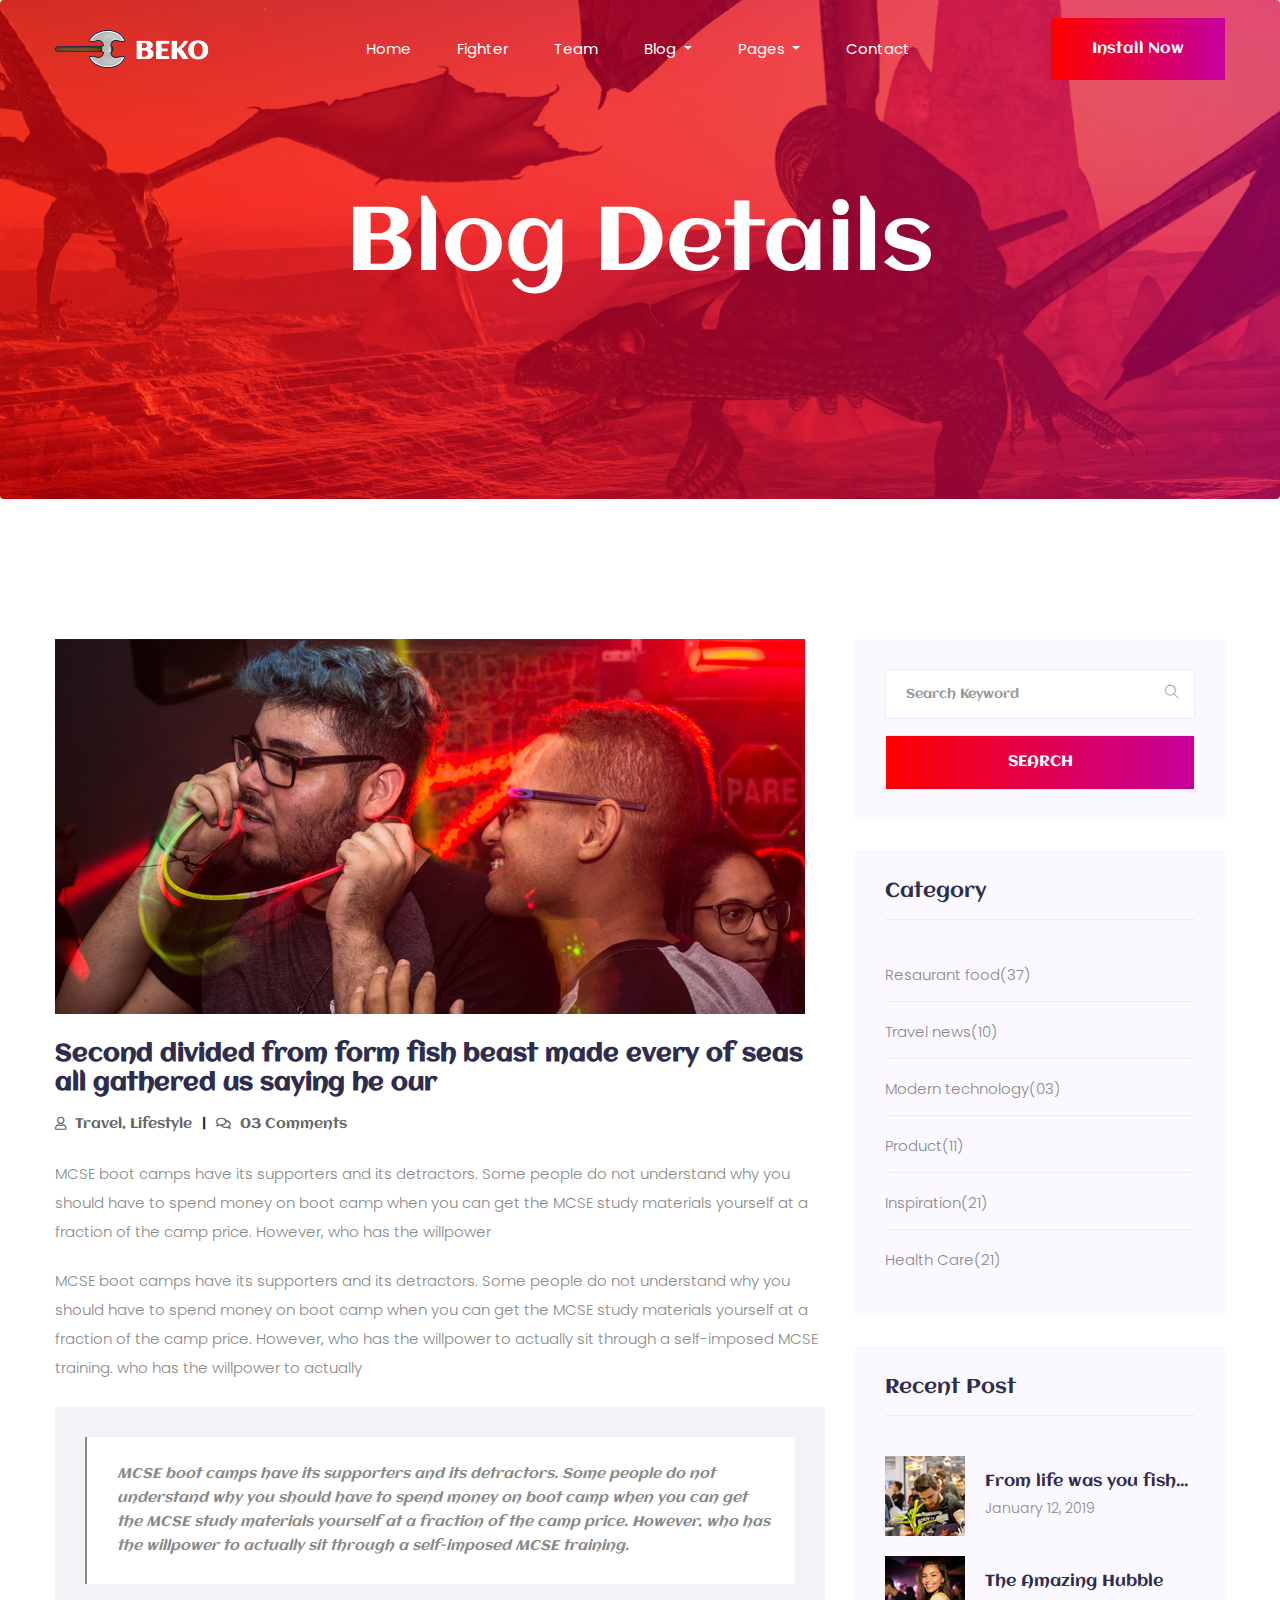
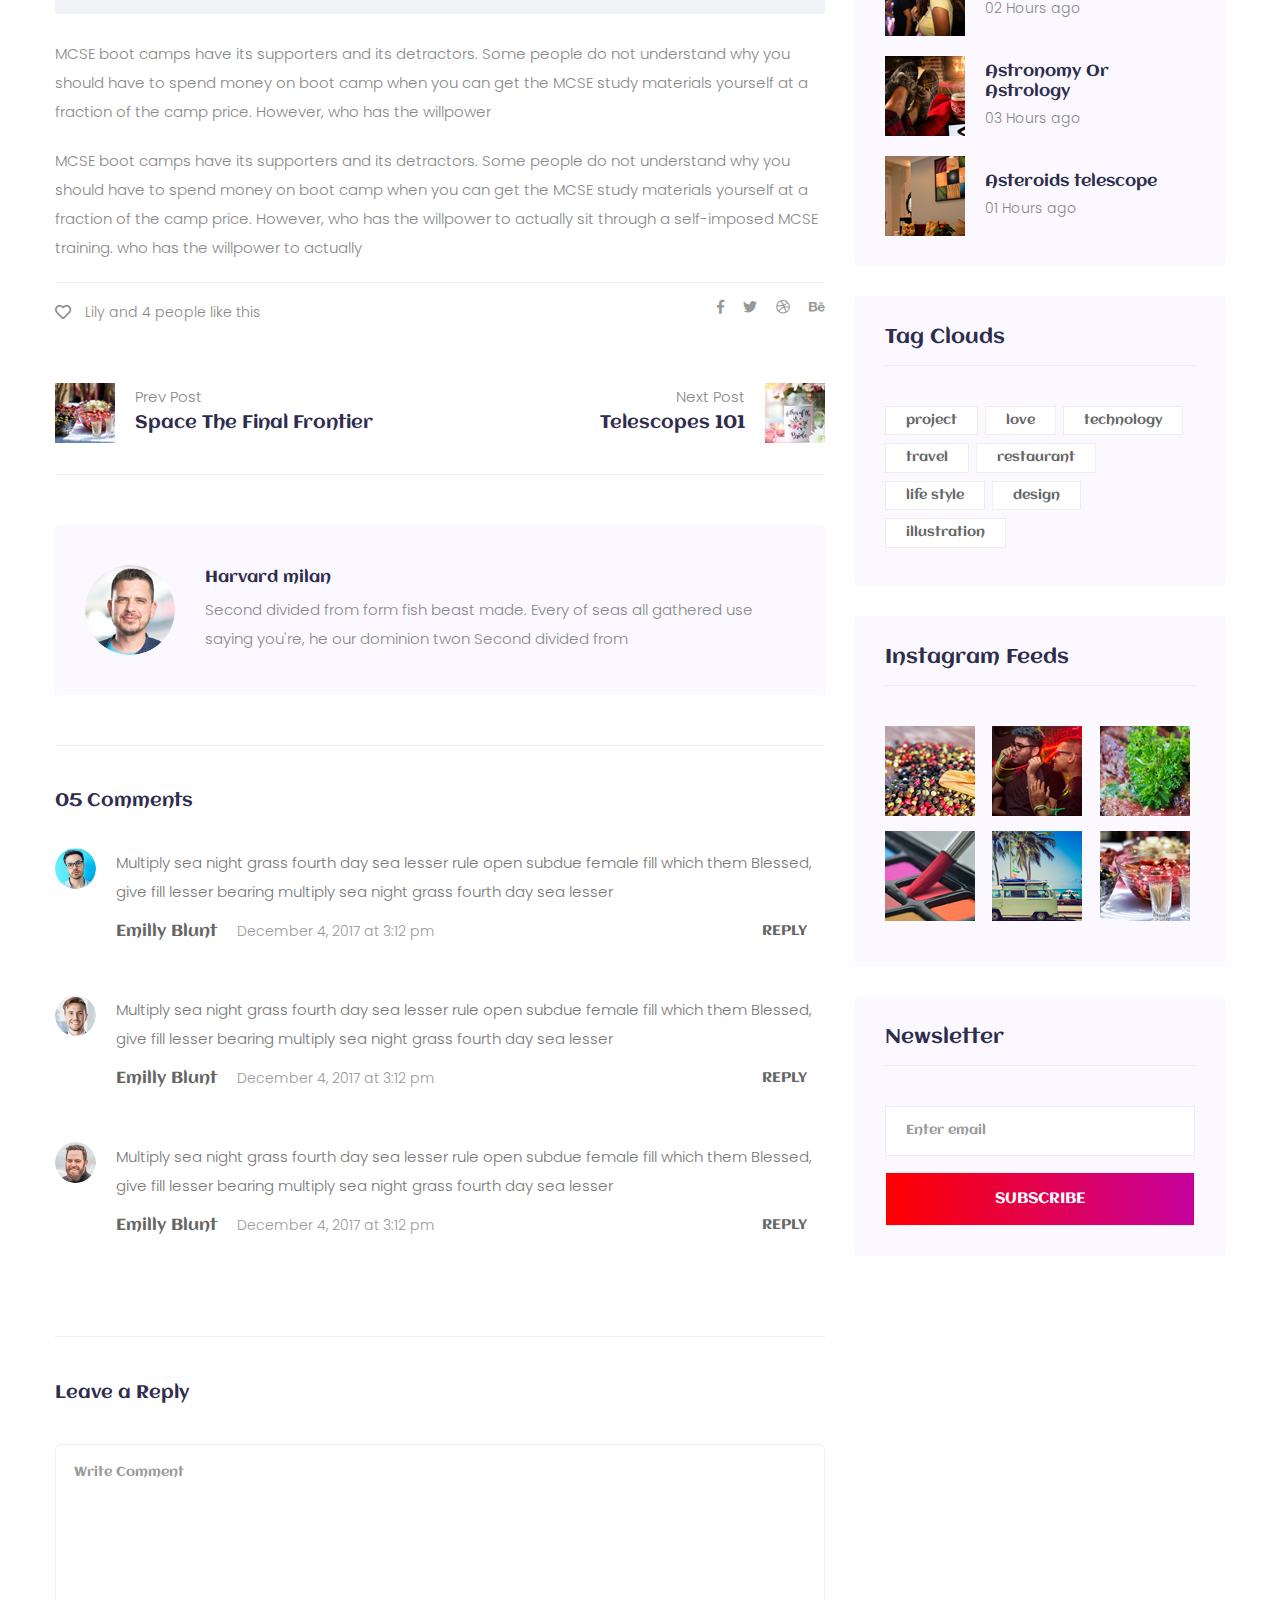
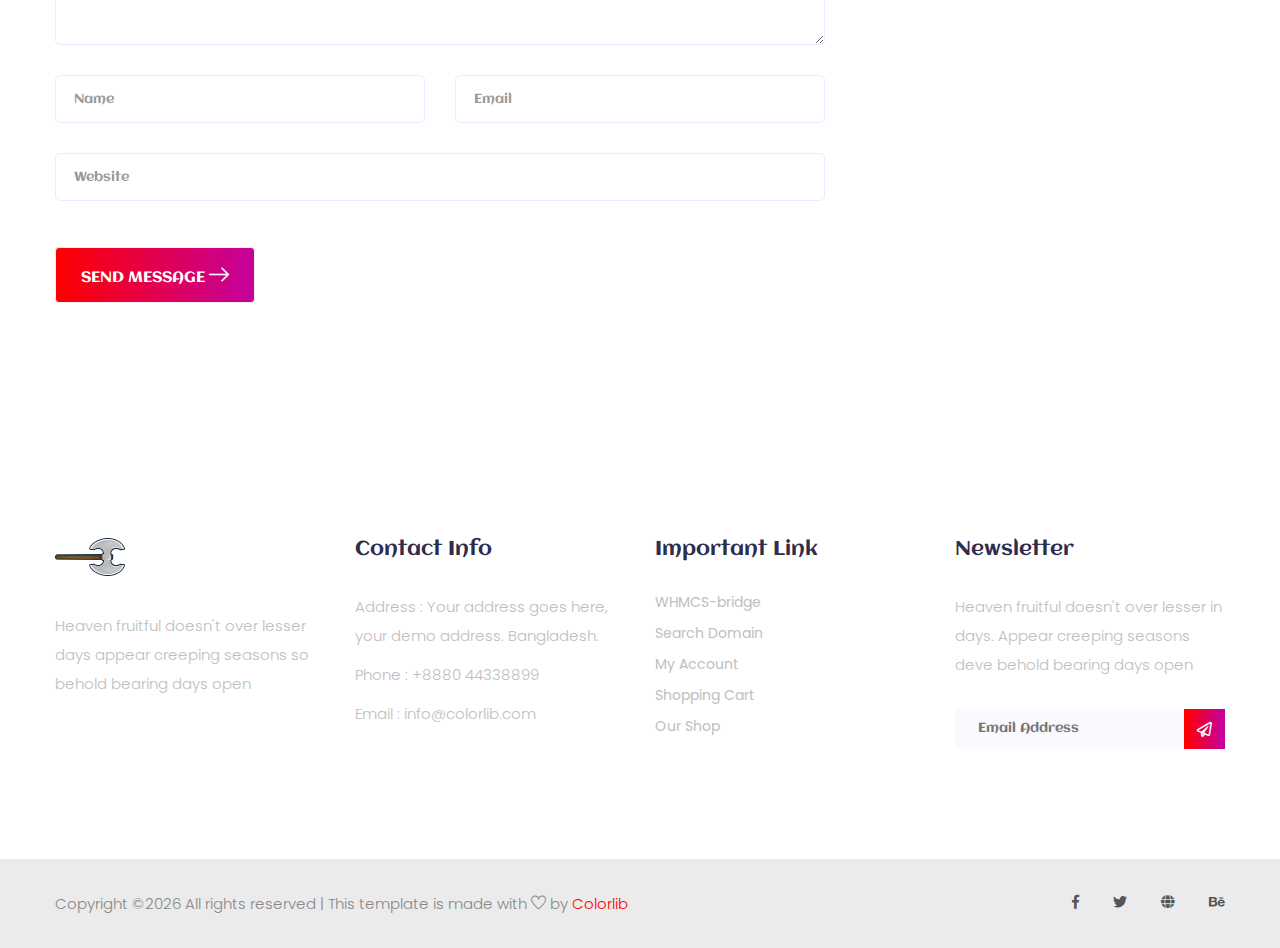
<file: GAMES-DORM2/beko-master/single-blog.html>
<!doctype html>
<html lang="zxx">

<head>
   <!-- Required meta tags -->
   <meta charset="utf-8">
   <meta name="viewport" content="width=device-width, initial-scale=1, shrink-to-fit=no">
   <title>gaming</title>
   <link rel="icon" href="img/favicon.png">
   <!-- Bootstrap CSS -->
   <link rel="stylesheet" href="css/bootstrap.min.css">
   <!-- animate CSS -->
   <link rel="stylesheet" href="css/animate.css">
   <!-- owl carousel CSS -->
   <link rel="stylesheet" href="css/owl.carousel.min.css">
   <!-- font awesome CSS -->
   <link rel="stylesheet" href="css/all.css">
   <!-- flaticon CSS -->
   <link rel="stylesheet" href="css/flaticon.css">
   <link rel="stylesheet" href="css/themify-icons.css">
   <!-- font awesome CSS -->
   <link rel="stylesheet" href="css/magnific-popup.css">
   <!-- swiper CSS -->
   <link rel="stylesheet" href="css/slick.css">
   <!-- style CSS -->
   <link rel="stylesheet" href="css/style.css">
</head>

<body>
   <!--::header part start::-->
   <header class="main_menu single_page_menu">
      <div class="container">
         <div class="row align-items-center">
            <div class="col-lg-12">
               <nav class="navbar navbar-expand-lg navbar-light">
                  <a class="navbar-brand" href="index.html"> <img src="img/logo.png" alt="logo"> </a>
                  <button class="navbar-toggler" type="button" data-toggle="collapse"
                     data-target="#navbarSupportedContent" aria-controls="navbarSupportedContent" aria-expanded="false"
                     aria-label="Toggle navigation">
                     <span class="menu_icon"><i class="fas fa-bars"></i></span>
                  </button>
                  <div class="collapse navbar-collapse main-menu-item" id="navbarSupportedContent">
                     <ul class="navbar-nav">
                        <li class="nav-item">
                           <a class="nav-link" href="index.html">Home</a>
                        </li>
                        <li class="nav-item">
                           <a class="nav-link" href="fighter.html">fighter</a>
                        </li>
                        <li class="nav-item">
                           <a class="nav-link" href="team.html">team</a>
                        </li>
                        <li class="nav-item dropdown">
                           <a class="nav-link dropdown-toggle" href="blog.html" id="navbarDropdown" role="button"
                              data-toggle="dropdown" aria-haspopup="true" aria-expanded="false">
                              Blog
                           </a>
                           <div class="dropdown-menu" aria-labelledby="navbarDropdown">
                              <a class="dropdown-item" href="blog.html"> blog</a>
                              <a class="dropdown-item" href="single-blog.html">Single blog</a>
                           </div>
                        </li>
                        <li class="nav-item dropdown">
                           <a class="nav-link dropdown-toggle" href="blog.html" id="navbarDropdown1" role="button"
                              data-toggle="dropdown" aria-haspopup="true" aria-expanded="false">
                              pages
                           </a>
                           <div class="dropdown-menu" aria-labelledby="navbarDropdown1">
                              <a class="dropdown-item" href="elements.html">Elements</a>
                           </div>
                        </li>
                        <li class="nav-item">
                           <a class="nav-link" href="contact.html">Contact</a>
                        </li>
                     </ul>
                  </div>
                  <a href="#" class="btn_1 d-none d-sm-block">Install Now</a>
               </nav>
            </div>
         </div>
      </div>
   </header>
   <!-- Header part end-->

   <!-- breadcrumb start-->
   <section class="breadcrumb breadcrumb_bg">
      <div class="container">
         <div class="row">
            <div class="col-lg-12">
               <div class="breadcrumb_iner text-center">
                  <div class="breadcrumb_iner_item">
                     <h2>blog details</h2>
                  </div>
               </div>
            </div>
         </div>
      </div>
   </section>
   <!-- breadcrumb start-->

   <!--================Blog Area =================-->
   <section class="blog_area single-post-area section_padding">
      <div class="container">
         <div class="row">
            <div class="col-lg-8 posts-list">
               <div class="single-post">
                  <div class="feature-img">
                     <img class="img-fluid" src="img/blog/single_blog_1.png" alt="">
                  </div>
                  <div class="blog_details">
                     <h2>Second divided from form fish beast made every of seas
                        all gathered us saying he our
                     </h2>
                     <ul class="blog-info-link mt-3 mb-4">
                        <li><a href="#"><i class="far fa-user"></i> Travel, Lifestyle</a></li>
                        <li><a href="#"><i class="far fa-comments"></i> 03 Comments</a></li>
                     </ul>
                     <p class="excert">
                        MCSE boot camps have its supporters and its detractors. Some people do not understand why you
                        should have to spend money on boot camp when you can get the MCSE study materials yourself at a
                        fraction of the camp price. However, who has the willpower
                     </p>
                     <p>
                        MCSE boot camps have its supporters and its detractors. Some people do not understand why you
                        should have to spend money on boot camp when you can get the MCSE study materials yourself at a
                        fraction of the camp price. However, who has the willpower to actually sit through a
                        self-imposed MCSE training. who has the willpower to actually
                     </p>
                     <div class="quote-wrapper">
                        <div class="quotes">
                           MCSE boot camps have its supporters and its detractors. Some people do not understand why you
                           should have to spend money on boot camp when you can get the MCSE study materials yourself at
                           a fraction of the camp price. However, who has the willpower to actually sit through a
                           self-imposed MCSE training.
                        </div>
                     </div>
                     <p>
                        MCSE boot camps have its supporters and its detractors. Some people do not understand why you
                        should have to spend money on boot camp when you can get the MCSE study materials yourself at a
                        fraction of the camp price. However, who has the willpower
                     </p>
                     <p>
                        MCSE boot camps have its supporters and its detractors. Some people do not understand why you
                        should have to spend money on boot camp when you can get the MCSE study materials yourself at a
                        fraction of the camp price. However, who has the willpower to actually sit through a
                        self-imposed MCSE training. who has the willpower to actually
                     </p>
                  </div>
               </div>
               <div class="navigation-top">
                  <div class="d-sm-flex justify-content-between text-center">
                     <p class="like-info"><span class="align-middle"><i class="far fa-heart"></i></span> Lily and 4
                        people like this</p>
                     <div class="col-sm-4 text-center my-2 my-sm-0">
                        <!-- <p class="comment-count"><span class="align-middle"><i class="far fa-comment"></i></span> 06 Comments</p> -->
                     </div>
                     <ul class="social-icons">
                        <li><a href="#"><i class="fab fa-facebook-f"></i></a></li>
                        <li><a href="#"><i class="fab fa-twitter"></i></a></li>
                        <li><a href="#"><i class="fab fa-dribbble"></i></a></li>
                        <li><a href="#"><i class="fab fa-behance"></i></a></li>
                     </ul>
                  </div>
                  <div class="navigation-area">
                     <div class="row">
                        <div
                           class="col-lg-6 col-md-6 col-12 nav-left flex-row d-flex justify-content-start align-items-center">
                           <div class="thumb">
                              <a href="#">
                                 <img class="img-fluid" src="img/post/preview.png" alt="">
                              </a>
                           </div>
                           <div class="arrow">
                              <a href="#">
                                 <span class="lnr text-white ti-arrow-left"></span>
                              </a>
                           </div>
                           <div class="detials">
                              <p>Prev Post</p>
                              <a href="#">
                                 <h4>Space The Final Frontier</h4>
                              </a>
                           </div>
                        </div>
                        <div
                           class="col-lg-6 col-md-6 col-12 nav-right flex-row d-flex justify-content-end align-items-center">
                           <div class="detials">
                              <p>Next Post</p>
                              <a href="#">
                                 <h4>Telescopes 101</h4>
                              </a>
                           </div>
                           <div class="arrow">
                              <a href="#">
                                 <span class="lnr text-white ti-arrow-right"></span>
                              </a>
                           </div>
                           <div class="thumb">
                              <a href="#">
                                 <img class="img-fluid" src="img/post/next.png" alt="">
                              </a>
                           </div>
                        </div>
                     </div>
                  </div>
               </div>
               <div class="blog-author">
                  <div class="media align-items-center">
                     <img src="img/blog/author.png" alt="">
                     <div class="media-body">
                        <a href="#">
                           <h4>Harvard milan</h4>
                        </a>
                        <p>Second divided from form fish beast made. Every of seas all gathered use saying you're, he
                           our dominion twon Second divided from</p>
                     </div>
                  </div>
               </div>
               <div class="comments-area">
                  <h4>05 Comments</h4>
                  <div class="comment-list">
                     <div class="single-comment justify-content-between d-flex">
                        <div class="user justify-content-between d-flex">
                           <div class="thumb">
                              <img src="img/comment/comment_1.png" alt="">
                           </div>
                           <div class="desc">
                              <p class="comment">
                                 Multiply sea night grass fourth day sea lesser rule open subdue female fill which them
                                 Blessed, give fill lesser bearing multiply sea night grass fourth day sea lesser
                              </p>
                              <div class="d-flex justify-content-between">
                                 <div class="d-flex align-items-center">
                                    <h5>
                                       <a href="#">Emilly Blunt</a>
                                    </h5>
                                    <p class="date">December 4, 2017 at 3:12 pm </p>
                                 </div>
                                 <div class="reply-btn">
                                    <a href="#" class="btn-reply text-uppercase">reply</a>
                                 </div>
                              </div>
                           </div>
                        </div>
                     </div>
                  </div>
                  <div class="comment-list">
                     <div class="single-comment justify-content-between d-flex">
                        <div class="user justify-content-between d-flex">
                           <div class="thumb">
                              <img src="img/comment/comment_2.png" alt="">
                           </div>
                           <div class="desc">
                              <p class="comment">
                                 Multiply sea night grass fourth day sea lesser rule open subdue female fill which them
                                 Blessed, give fill lesser bearing multiply sea night grass fourth day sea lesser
                              </p>
                              <div class="d-flex justify-content-between">
                                 <div class="d-flex align-items-center">
                                    <h5>
                                       <a href="#">Emilly Blunt</a>
                                    </h5>
                                    <p class="date">December 4, 2017 at 3:12 pm </p>
                                 </div>
                                 <div class="reply-btn">
                                    <a href="#" class="btn-reply text-uppercase">reply</a>
                                 </div>
                              </div>
                           </div>
                        </div>
                     </div>
                  </div>
                  <div class="comment-list">
                     <div class="single-comment justify-content-between d-flex">
                        <div class="user justify-content-between d-flex">
                           <div class="thumb">
                              <img src="img/comment/comment_3.png" alt="">
                           </div>
                           <div class="desc">
                              <p class="comment">
                                 Multiply sea night grass fourth day sea lesser rule open subdue female fill which them
                                 Blessed, give fill lesser bearing multiply sea night grass fourth day sea lesser
                              </p>
                              <div class="d-flex justify-content-between">
                                 <div class="d-flex align-items-center">
                                    <h5>
                                       <a href="#">Emilly Blunt</a>
                                    </h5>
                                    <p class="date">December 4, 2017 at 3:12 pm </p>
                                 </div>
                                 <div class="reply-btn">
                                    <a href="#" class="btn-reply text-uppercase">reply</a>
                                 </div>
                              </div>
                           </div>
                        </div>
                     </div>
                  </div>
               </div>
               <div class="comment-form">
                  <h4>Leave a Reply</h4>
                  <form class="form-contact comment_form" action="#" id="commentForm">
                     <div class="row">
                        <div class="col-12">
                           <div class="form-group">
                              <textarea class="form-control w-100" name="comment" id="comment" cols="30" rows="9"
                                 placeholder="Write Comment"></textarea>
                           </div>
                        </div>
                        <div class="col-sm-6">
                           <div class="form-group">
                              <input class="form-control" name="name" id="name" type="text" placeholder="Name">
                           </div>
                        </div>
                        <div class="col-sm-6">
                           <div class="form-group">
                              <input class="form-control" name="email" id="email" type="email" placeholder="Email">
                           </div>
                        </div>
                        <div class="col-12">
                           <div class="form-group">
                              <input class="form-control" name="website" id="website" type="text" placeholder="Website">
                           </div>
                        </div>
                     </div>
                     <div class="form-group mt-3">
                        <button type="submit" class="button button-contactForm btn_1">Send Message <i
                              class="flaticon-right-arrow"></i> </button>
                     </div>
                  </form>
               </div>
            </div>
            <div class="col-lg-4">
               <div class="blog_right_sidebar">
                  <aside class="single_sidebar_widget search_widget">
                     <form action="#">
                        <div class="form-group">
                           <div class="input-group mb-3">
                              <input type="text" class="form-control" placeholder='Search Keyword'
                                 onfocus="this.placeholder = ''" onblur="this.placeholder = 'Search Keyword'">
                              <div class="input-group-append">
                                 <button class="btn" type="button"><i class="ti-search"></i></button>
                              </div>
                           </div>
                        </div>
                        <button class="button rounded-0 primary-bg text-white w-100 btn_1" type="submit">Search</button>
                     </form>
                  </aside>
                  <aside class="single_sidebar_widget post_category_widget">
                     <h4 class="widget_title">Category</h4>
                     <ul class="list cat-list">
                        <li>
                           <a href="#" class="d-flex">
                              <p>Resaurant food</p>
                              <p>(37)</p>
                           </a>
                        </li>
                        <li>
                           <a href="#" class="d-flex">
                              <p>Travel news</p>
                              <p>(10)</p>
                           </a>
                        </li>
                        <li>
                           <a href="#" class="d-flex">
                              <p>Modern technology</p>
                              <p>(03)</p>
                           </a>
                        </li>
                        <li>
                           <a href="#" class="d-flex">
                              <p>Product</p>
                              <p>(11)</p>
                           </a>
                        </li>
                        <li>
                           <a href="#" class="d-flex">
                              <p>Inspiration</p>
                              <p>(21)</p>
                           </a>
                        </li>
                        <li>
                           <a href="#" class="d-flex">
                              <p>Health Care</p>
                              <p>(21)</p>
                           </a>
                        </li>
                     </ul>
                  </aside>
                  <aside class="single_sidebar_widget popular_post_widget">
                     <h3 class="widget_title">Recent Post</h3>
                     <div class="media post_item">
                        <img src="img/post/post_1.png" alt="post">
                        <div class="media-body">
                           <a href="single-blog.html">
                              <h3>From life was you fish...</h3>
                           </a>
                           <p>January 12, 2019</p>
                        </div>
                     </div>
                     <div class="media post_item">
                        <img src="img/post/post_2.png" alt="post">
                        <div class="media-body">
                           <a href="single-blog.html">
                              <h3>The Amazing Hubble</h3>
                           </a>
                           <p>02 Hours ago</p>
                        </div>
                     </div>
                     <div class="media post_item">
                        <img src="img/post/post_3.png" alt="post">
                        <div class="media-body">
                           <a href="single-blog.html">
                              <h3>Astronomy Or Astrology</h3>
                           </a>
                           <p>03 Hours ago</p>
                        </div>
                     </div>
                     <div class="media post_item">
                        <img src="img/post/post_4.png" alt="post">
                        <div class="media-body">
                           <a href="single-blog.html">
                              <h3>Asteroids telescope</h3>
                           </a>
                           <p>01 Hours ago</p>
                        </div>
                     </div>
                  </aside>
                  <aside class="single_sidebar_widget tag_cloud_widget">
                     <h4 class="widget_title">Tag Clouds</h4>
                     <ul class="list">
                        <li>
                           <a href="#">project</a>
                        </li>
                        <li>
                           <a href="#">love</a>
                        </li>
                        <li>
                           <a href="#">technology</a>
                        </li>
                        <li>
                           <a href="#">travel</a>
                        </li>
                        <li>
                           <a href="#">restaurant</a>
                        </li>
                        <li>
                           <a href="#">life style</a>
                        </li>
                        <li>
                           <a href="#">design</a>
                        </li>
                        <li>
                           <a href="#">illustration</a>
                        </li>
                     </ul>
                  </aside>
                  <aside class="single_sidebar_widget instagram_feeds">
                     <h4 class="widget_title">Instagram Feeds</h4>
                     <ul class="instagram_row flex-wrap">
                        <li>
                           <a href="#">
                              <img class="img-fluid" src="img/post/post_5.png" alt="">
                           </a>
                        </li>
                        <li>
                           <a href="#">
                              <img class="img-fluid" src="img/post/post_6.png" alt="">
                           </a>
                        </li>
                        <li>
                           <a href="#">
                              <img class="img-fluid" src="img/post/post_7.png" alt="">
                           </a>
                        </li>
                        <li>
                           <a href="#">
                              <img class="img-fluid" src="img/post/post_8.png" alt="">
                           </a>
                        </li>
                        <li>
                           <a href="#">
                              <img class="img-fluid" src="img/post/post_9.png" alt="">
                           </a>
                        </li>
                        <li>
                           <a href="#">
                              <img class="img-fluid" src="img/post/post_10.png" alt="">
                           </a>
                        </li>
                     </ul>
                  </aside>
                  <aside class="single_sidebar_widget newsletter_widget">
                     <h4 class="widget_title">Newsletter</h4>
                     <form action="#">
                        <div class="form-group">
                           <input type="email" class="form-control" onfocus="this.placeholder = ''"
                              onblur="this.placeholder = 'Enter email'" placeholder='Enter email' required>
                        </div>
                        <button class="button rounded-0 primary-bg text-white w-100 btn_1"
                           type="submit">Subscribe</button>
                     </form>
                  </aside>
               </div>
            </div>
         </div>
      </div>
   </section>
   <!--================Blog Area end =================-->

   <!--::footer_part start::-->
   <footer class="footer_part black">
      <div class="footer_top">
         <div class="container">
            <div class="row">
               <div class="col-sm-6 col-lg-3">
                  <div class="single_footer_part">
                     <a href="index.html" class="footer_logo_iner"> <img src="img/logo.png" alt="#"> </a>
                     <p>Heaven fruitful doesn't over lesser days appear creeping seasons so behold bearing
                        days
                        open
                     </p>
                  </div>
               </div>
               <div class="col-sm-6 col-lg-3">
                  <div class="single_footer_part">
                     <h4>Contact Info</h4>
                     <p>Address : Your address goes
                        here, your demo address.
                        Bangladesh.</p>
                     <p>Phone : +8880 44338899</p>
                     <p>Email : info@colorlib.com</p>
                  </div>
               </div>
               <div class="col-sm-6 col-lg-3">
                  <div class="single_footer_part">
                     <h4>Important Link</h4>
                     <ul class="list-unstyled">
                        <li><a href=""> WHMCS-bridge</a></li>
                        <li><a href="">Search Domain</a></li>
                        <li><a href="">My Account</a></li>
                        <li><a href="">Shopping Cart</a></li>
                        <li><a href="">Our Shop</a></li>
                     </ul>
                  </div>
               </div>
               <div class="col-sm-6 col-lg-3">
                  <div class="single_footer_part">
                     <h4>Newsletter</h4>
                     <p>Heaven fruitful doesn't over lesser in days. Appear creeping seasons deve behold
                        bearing
                        days
                        open
                     </p>
                     <div id="mc_embed_signup">
                        <form target="_blank"
                           action="https://spondonit.us12.list-manage.com/subscribe/post?u=1462626880ade1ac87bd9c93a&amp;id=92a4423d01"
                           method="get" class="subscribe_form relative mail_part">
                           <input type="email" name="email" id="newsletter-form-email" placeholder="Email Address"
                              class="placeholder hide-on-focus" onfocus="this.placeholder = ''"
                              onblur="this.placeholder = ' Email Address '">
                           <button type="submit" name="submit" id="newsletter-submit"
                              class="email_icon newsletter-submit button-contactForm"><i
                                 class="far fa-paper-plane"></i></button>
                           <div class="mt-10 info"></div>
                        </form>
                     </div>
                  </div>
               </div>
            </div>
         </div>
      </div>
      <div class="copygight_text">
         <div class="container">
            <div class="row align-items-center">
               <div class="col-lg-8">
                  <div class="copyright_text">
                     <P><!-- Link back to Colorlib can't be removed. Template is licensed under CC BY 3.0. -->
Copyright &copy;<script>document.write(new Date().getFullYear());</script> All rights reserved | This template is made with <i class="ti-heart" aria-hidden="true"></i> by <a href="https://colorlib.com" target="_blank">Colorlib</a>
<!-- Link back to Colorlib can't be removed. Template is licensed under CC BY 3.0. --></P>
                  </div>
               </div>
               <div class="col-lg-4">
                  <div class="footer_icon social_icon">
                     <ul class="list-unstyled">
                        <li><a href="#" class="single_social_icon"><i class="fab fa-facebook-f"></i></a>
                        </li>
                        <li><a href="#" class="single_social_icon"><i class="fab fa-twitter"></i></a></li>
                        <li><a href="#" class="single_social_icon"><i class="fas fa-globe"></i></a></li>
                        <li><a href="#" class="single_social_icon"><i class="fab fa-behance"></i></a></li>
                     </ul>
                  </div>
               </div>
            </div>
         </div>
      </div>
   </footer>
   <!--::footer_part end::-->
   <!-- jquery plugins here-->
   <script src="js/jquery-1.12.1.min.js"></script>
   <!-- popper js -->
   <script src="js/popper.min.js"></script>
   <!-- bootstrap js -->
   <script src="js/bootstrap.min.js"></script>
   <!-- easing js -->
   <script src="js/jquery.magnific-popup.js"></script>
   <!-- swiper js -->
   <script src="js/swiper.min.js"></script>
   <!-- swiper js -->
   <script src="js/masonry.pkgd.js"></script>
   <!-- particles js -->
   <script src="js/owl.carousel.min.js"></script>
   <script src="js/jquery.nice-select.min.js"></script>
   <!-- slick js -->
   <script src="js/slick.min.js"></script>
   <script src="js/jquery.counterup.min.js"></script>
   <script src="js/waypoints.min.js"></script>
   <script src="js/contact.js"></script>
   <script src="js/jquery.ajaxchimp.min.js"></script>
   <script src="js/jquery.form.js"></script>
   <script src="js/jquery.validate.min.js"></script>
   <script src="js/mail-script.js"></script>
   <!-- custom js -->
   <script src="js/custom.js"></script>
</body>

</html>
</file>
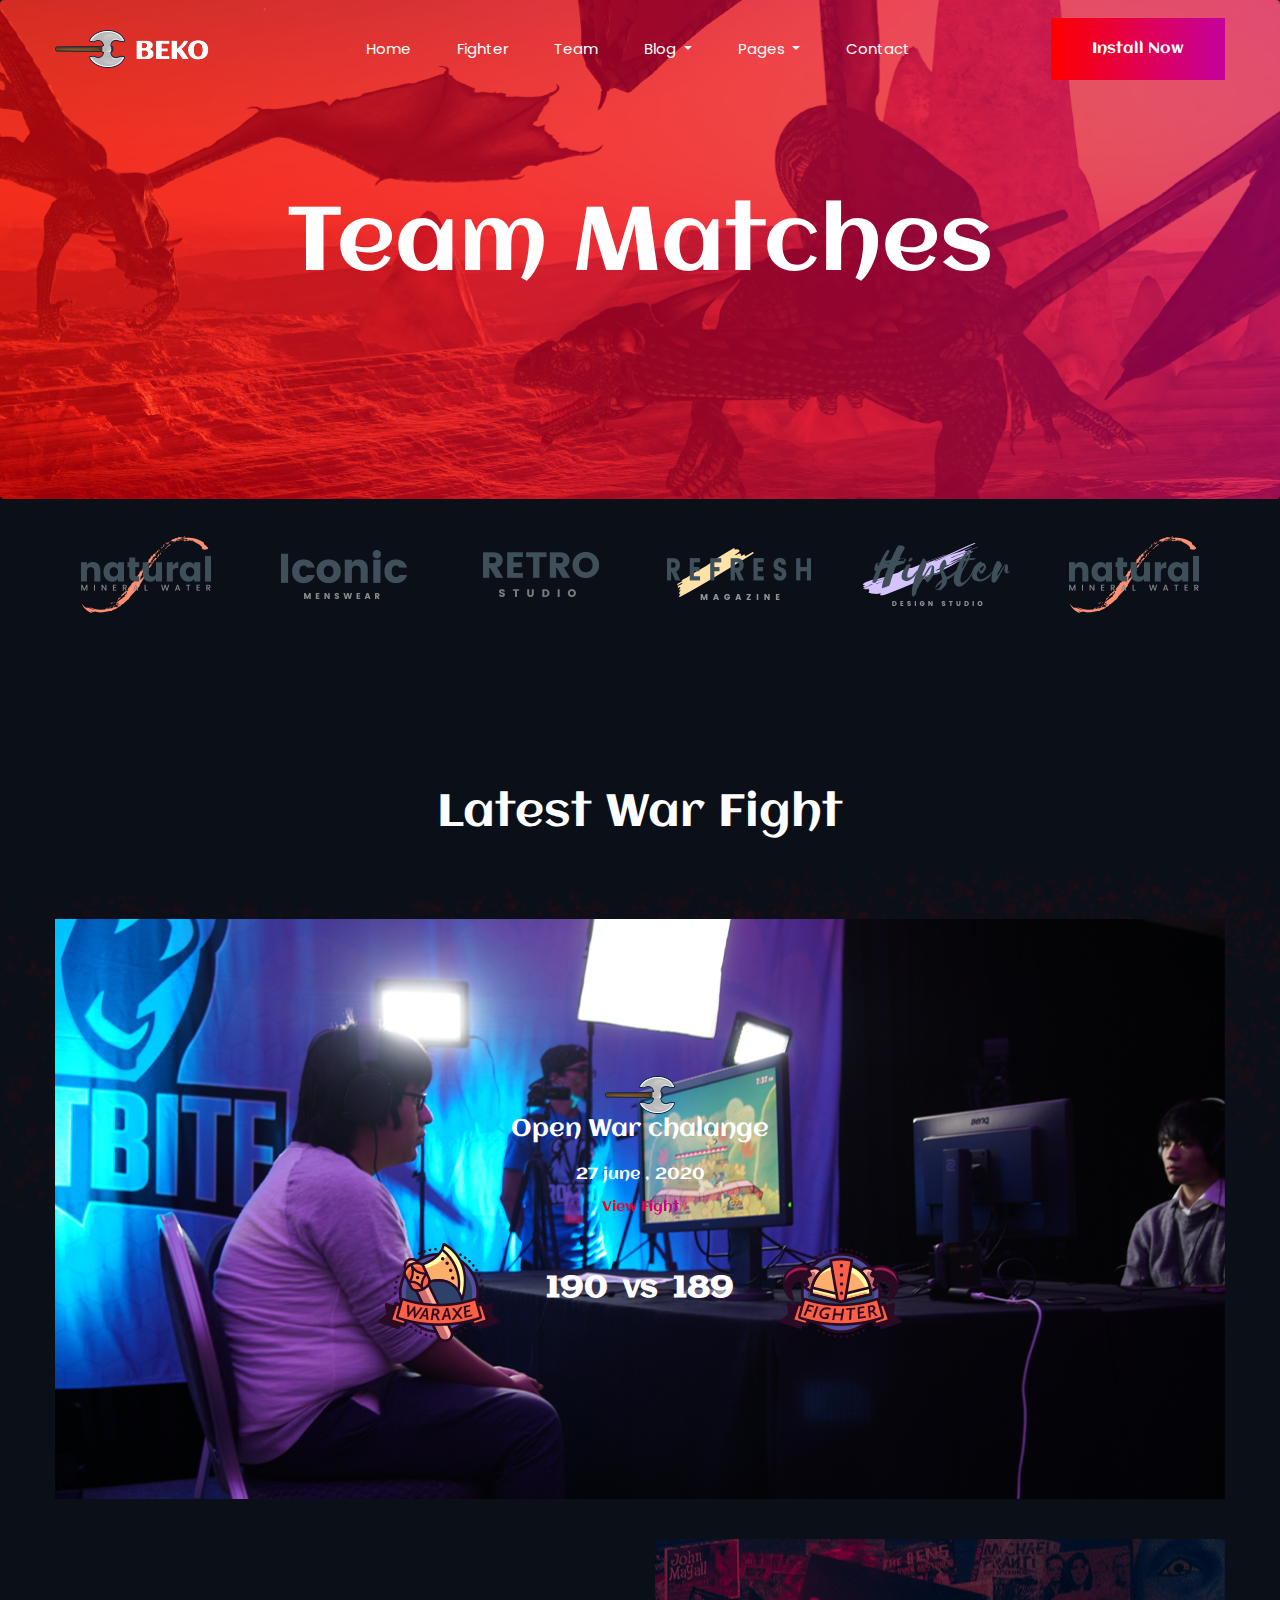
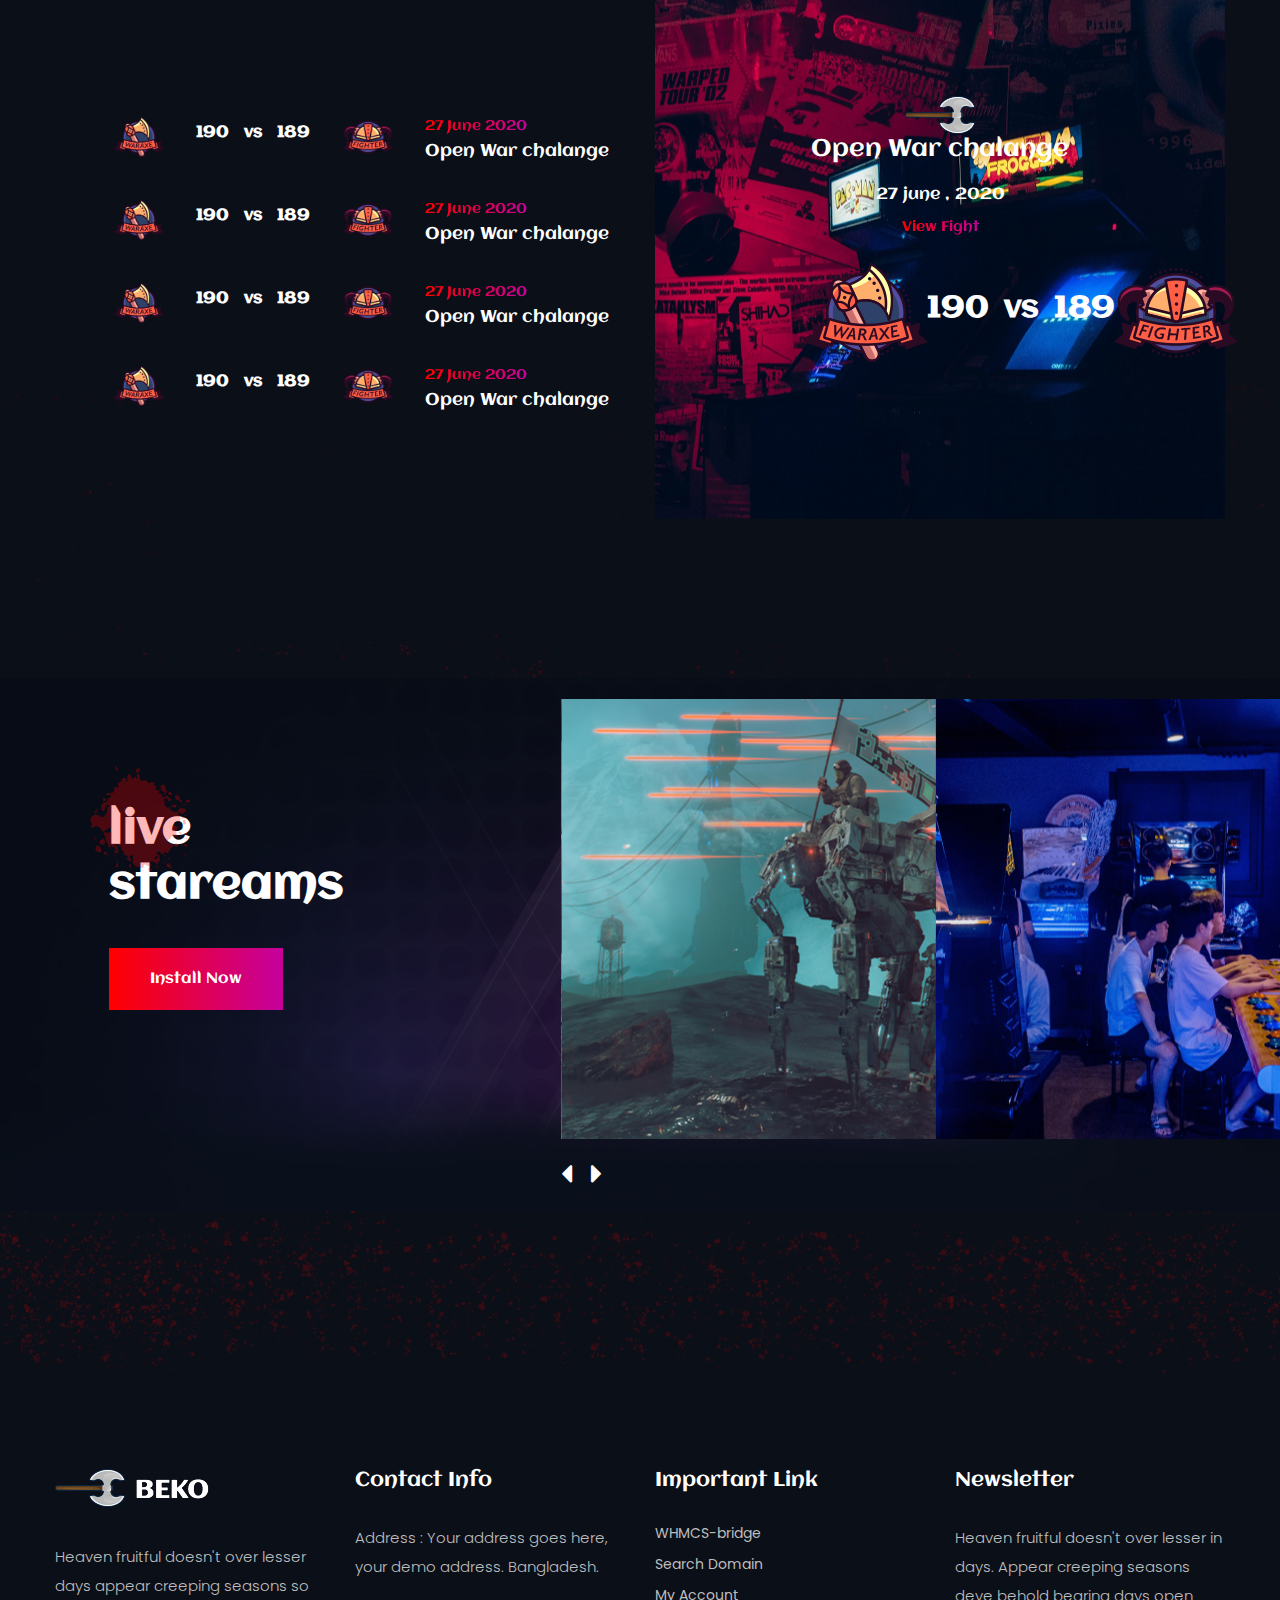
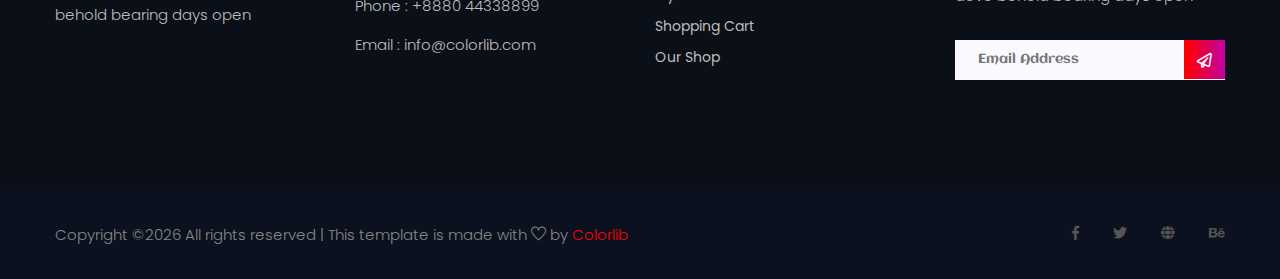
<file: GAMES-DORM2/beko-master/team.html>
<!doctype html>
<html lang="zxx">

<head>
    <!-- Required meta tags -->
    <meta charset="utf-8">
    <meta name="viewport" content="width=device-width, initial-scale=1, shrink-to-fit=no">
    <title>gaming</title>
    <link rel="icon" href="img/favicon.png">
    <!-- Bootstrap CSS -->
    <link rel="stylesheet" href="css/bootstrap.min.css">
    <!-- animate CSS -->
    <link rel="stylesheet" href="css/animate.css">
    <!-- owl carousel CSS -->
    <link rel="stylesheet" href="css/owl.carousel.min.css">
    <!-- font awesome CSS -->
    <link rel="stylesheet" href="css/all.css">
    <!-- flaticon CSS -->
    <link rel="stylesheet" href="css/flaticon.css">
    <link rel="stylesheet" href="css/themify-icons.css">
    <!-- font awesome CSS -->
    <link rel="stylesheet" href="css/magnific-popup.css">
    <!-- swiper CSS -->
    <link rel="stylesheet" href="css/slick.css">
    <!-- style CSS -->
    <link rel="stylesheet" href="css/style.css">
</head>

<body>
    <div class="body_bg">
        <!--::header part start::-->
        <header class="main_menu single_page_menu">
            <div class="container">
                <div class="row align-items-center">
                    <div class="col-lg-12">
                        <nav class="navbar navbar-expand-lg navbar-light">
                            <a class="navbar-brand" href="index.html"> <img src="img/logo.png" alt="logo"> </a>
                            <button class="navbar-toggler" type="button" data-toggle="collapse"
                                data-target="#navbarSupportedContent" aria-controls="navbarSupportedContent"
                                aria-expanded="false" aria-label="Toggle navigation">
                                <span class="menu_icon"><i class="fas fa-bars"></i></span>
                            </button>

                            <div class="collapse navbar-collapse main-menu-item" id="navbarSupportedContent">
                                <ul class="navbar-nav">
                                    <li class="nav-item">
                                        <a class="nav-link" href="index.html">Home</a>
                                    </li>
                                    <li class="nav-item">
                                        <a class="nav-link" href="fighter.html">fighter</a>
                                    </li>
                                    <li class="nav-item">
                                        <a class="nav-link" href="team.html">team</a>
                                    </li>
                                    <li class="nav-item dropdown">
                                        <a class="nav-link dropdown-toggle" href="blog.html" id="navbarDropdown"
                                            role="button" data-toggle="dropdown" aria-haspopup="true"
                                            aria-expanded="false">
                                            Blog
                                        </a>
                                        <div class="dropdown-menu" aria-labelledby="navbarDropdown">
                                            <a class="dropdown-item" href="blog.html"> blog</a>
                                            <a class="dropdown-item" href="single-blog.html">Single blog</a>
                                        </div>
                                    </li>
                                    <li class="nav-item dropdown">
                                        <a class="nav-link dropdown-toggle" href="blog.html" id="navbarDropdown1"
                                            role="button" data-toggle="dropdown" aria-haspopup="true"
                                            aria-expanded="false">
                                            pages
                                        </a>
                                        <div class="dropdown-menu" aria-labelledby="navbarDropdown1">
                                            <a class="dropdown-item" href="elements.html">Elements</a>
                                        </div>
                                    </li>
                                    <li class="nav-item">
                                        <a class="nav-link" href="contact.html">Contact</a>
                                    </li>
                                </ul>
                            </div>
                            <a href="#" class="btn_1 d-none d-sm-block">Install Now</a>
                        </nav>
                    </div>
                </div>
            </div>
        </header>
        <!-- Header part end-->

        <!-- breadcrumb start-->
        <section class="breadcrumb breadcrumb_bg">
            <div class="container">
                <div class="row">
                    <div class="col-lg-12">
                        <div class="breadcrumb_iner text-center">
                            <div class="breadcrumb_iner_item">
                                <h2>Team Matches</h2>
                            </div>
                        </div>
                    </div>
                </div>
            </div>
        </section>
        <!-- breadcrumb start-->

        <!--::client logo part end::-->
        <section class="client_logo">
            <div class="container">
                <div class="row align-items-center">
                    <div class="col-lg-12">
                        <div class="client_logo_slider owl-carousel d-flex justify-content-between">
                            <div class="single_client_logo">
                                <img src="img/client_logo/client_logo_1.png" alt="">
                            </div>
                            <div class="single_client_logo">
                                <img src="img/client_logo/client_logo_2.png" alt="">
                            </div>
                            <div class="single_client_logo">
                                <img src="img/client_logo/client_logo_3.png" alt="">
                            </div>
                            <div class="single_client_logo">
                                <img src="img/client_logo/client_logo_4.png" alt="">
                            </div>
                            <div class="single_client_logo">
                                <img src="img/client_logo/client_logo_5.png" alt="">
                            </div>
                            <div class="single_client_logo">
                                <img src="img/client_logo/client_logo_1.png" alt="">
                            </div>
                            <div class="single_client_logo">
                                <img src="img/client_logo/client_logo_2.png" alt="">
                            </div>
                        </div>
                    </div>
                </div>
            </div>
        </section>
        <!--::client logo part end::-->

        <!-- use sasu part end-->
        <section class="Latest_War padding_top">
            <div class="container">
                <div class="row justify-content-center">
                    <div class="col-lg-8">
                        <div class="section_tittle text-center">
                            <h2>Latest War Fight</h2>
                        </div>
                    </div>
                </div>
                <div class="row justify-content-center align-items-center">
                    <div class="col-lg-12">
                        <div class="Latest_War_text">
                            <div class="row justify-content-center align-items-center h-100">
                                <div class="col-lg-6">
                                    <div class="single_war_text text-center">
                                        <img src="img/favicon.png" alt="">
                                        <h4>Open War chalange</h4>
                                        <p>27 june , 2020</p>
                                        <a href="#">view fight</a>
                                        <div class="war_text_item d-flex justify-content-around align-items-center">
                                            <img src="img/war_logo_1.png" alt="">
                                            <h2>190<span>vs</span>189</h2>
                                            <img src="img/war_logo_2.png" alt="">
                                        </div>

                                    </div>
                                </div>
                            </div>
                            <a href="#" class="btn_2">Watch Tutorial</a>
                        </div>
                    </div>
                    <div class="col-lg-6">
                        <div class="latest_war_list">
                            <div class="single_war_text">
                                <div class="war_text_item d-flex justify-content-around align-items-center">
                                    <img src="img/war_logo_1.png" alt="">
                                    <h2>190<span>vs</span>189</h2>
                                    <img src="img/war_logo_2.png" alt="">
                                    <div class="war_date">
                                        <a href="#">27 june 2020</a>
                                        <p>Open War chalange</p>
                                    </div>
                                </div>
                            </div>
                            <div class="single_war_text">
                                <div class="war_text_item d-flex justify-content-around align-items-center">
                                    <img src="img/war_logo_1.png" alt="">
                                    <h2>190<span>vs</span>189</h2>
                                    <img src="img/war_logo_2.png" alt="">
                                    <div class="war_date">
                                        <a href="#">27 june 2020</a>
                                        <p>Open War chalange</p>
                                    </div>
                                </div>
                            </div>
                            <div class="single_war_text">
                                <div class="war_text_item d-flex justify-content-around align-items-center">
                                    <img src="img/war_logo_1.png" alt="">
                                    <h2>190<span>vs</span>189</h2>
                                    <img src="img/war_logo_2.png" alt="">
                                    <div class="war_date">
                                        <a href="#">27 june 2020</a>
                                        <p>Open War chalange</p>
                                    </div>
                                </div>
                            </div>
                            <div class="single_war_text">
                                <div class="war_text_item d-flex justify-content-around align-items-center">
                                    <img src="img/war_logo_1.png" alt="">
                                    <h2>190<span>vs</span>189</h2>
                                    <img src="img/war_logo_2.png" alt="">
                                    <div class="war_date">
                                        <a href="#">27 june 2020</a>
                                        <p>Open War chalange</p>
                                    </div>
                                </div>
                            </div>
                        </div>
                    </div>
                    <div class="col-lg-6">
                        <div class="Latest_War_text Latest_War_bg_1">
                            <div class="row justify-content-center align-items-center h-100">
                                <div class="col-lg-6">
                                    <div class="single_war_text text-center">
                                        <img src="img/favicon.png" alt="">
                                        <h4>Open War chalange</h4>
                                        <p>27 june , 2020</p>
                                        <a href="#">view fight</a>
                                        <div class="war_text_item d-flex justify-content-around align-items-center">
                                            <img src="img/war_logo_1.png" alt="">
                                            <h2>190<span>vs</span>189</h2>
                                            <img src="img/war_logo_2.png" alt="">
                                        </div>
                                    </div>
                                </div>
                            </div>
                            <a href="#" class="btn_2">Watch Tutorial</a>
                        </div>
                    </div>
                </div>
            </div>
        </section>
        <!-- use sasu part end-->

        <!--::about_us part start::-->
        <section class="live_stareams padding_bottom">
            <div class="container-fluid">
                <div class="row align-items-center justify-content-between">
                    <div class="col-md-3 offset-lg-1 offset-sm-1">
                        <div class="live_stareams_text">
                            <h2>live <br> stareams</h2>
                            <div class="btn_1">install now</div>
                        </div>
                    </div>
                    <div class="col-md-7 offset-sm-1">
                        <div class="live_stareams_slide owl-carousel">
                            <div class="live_stareams_slide_img">
                                <img src="img/live_streams_1.png" alt="">
                                <div class="extends_video">
                                    <a id="play-video_1" class="video-play-button popup-youtube"
                                        href="https://www.youtube.com/watch?v=pBFQdxA-apI">
                                        <span class="fas fa-play"></span>
                                    </a>
                                </div>
                            </div>
                            <div class="live_stareams_slide_img">
                                <img src="img/live_streams_2.png" alt="">
                                <div class="extends_video">
                                    <a id="play-video_1" class="video-play-button popup-youtube"
                                        href="https://www.youtube.com/watch?v=pBFQdxA-apI">
                                        <span class="fas fa-play"></span>
                                    </a>
                                </div>
                            </div>
                            <div class="live_stareams_slide_img">
                                <img src="img/live_streams_1.png" alt="">
                                <div class="extends_video">
                                    <a id="play-video_1" class="video-play-button popup-youtube"
                                        href="https://www.youtube.com/watch?v=pBFQdxA-apI">
                                        <span class="fas fa-play"></span>
                                    </a>
                                </div>
                            </div>
                            <div class="live_stareams_slide_img">
                                <img src="img/live_streams_2.png" alt="">
                                <div class="extends_video">
                                    <a id="play-video_1" class="video-play-button popup-youtube"
                                        href="https://www.youtube.com/watch?v=pBFQdxA-apI">
                                        <span class="fas fa-play"></span>
                                    </a>
                                </div>
                            </div>
                            <div class="live_stareams_slide_img">
                                <img src="img/live_streams_1.png" alt="">
                                <div class="extends_video">
                                    <a id="play-video_1" class="video-play-button popup-youtube"
                                        href="https://www.youtube.com/watch?v=pBFQdxA-apI">
                                        <span class="fas fa-play"></span>
                                    </a>
                                </div>
                            </div>
                            <div class="live_stareams_slide_img">
                                <img src="img/live_streams_2.png" alt="">
                                <div class="extends_video">
                                    <a id="play-video_1" class="video-play-button popup-youtube"
                                        href="https://www.youtube.com/watch?v=pBFQdxA-apI">
                                        <span class="fas fa-play"></span>
                                    </a>
                                </div>
                            </div>
                            <div class="live_stareams_slide_img">
                                <img src="img/live_streams_1.png" alt="">
                                <div class="extends_video">
                                    <a id="play-video_1" class="video-play-button popup-youtube"
                                        href="https://www.youtube.com/watch?v=pBFQdxA-apI">
                                        <span class="fas fa-play"></span>
                                    </a>
                                </div>
                            </div>
                            <div class="live_stareams_slide_img">
                                <img src="img/live_streams_2.png" alt="">
                                <div class="extends_video">
                                    <a id="play-video_1" class="video-play-button popup-youtube"
                                        href="https://www.youtube.com/watch?v=pBFQdxA-apI">
                                        <span class="fas fa-play"></span>
                                    </a>
                                </div>
                            </div>
                        </div>
                    </div>
                </div>
            </div>
        </section>
        <!--::about_us part end::-->

        <!--::footer_part start::-->
        <footer class="footer_part">
            <div class="footer_top">
                <div class="container">
                    <div class="row">
                        <div class="col-sm-6 col-lg-3">
                            <div class="single_footer_part">
                                <a href="index.html" class="footer_logo_iner"> <img src="img/logo.png" alt="#"> </a>
                                <p>Heaven fruitful doesn't over lesser days appear creeping seasons so behold bearing
                                    days
                                    open
                                </p>
                            </div>
                        </div>
                        <div class="col-sm-6 col-lg-3">
                            <div class="single_footer_part">
                                <h4>Contact Info</h4>
                                <p>Address : Your address goes
                                    here, your demo address.
                                    Bangladesh.</p>
                                <p>Phone : +8880 44338899</p>
                                <p>Email : info@colorlib.com</p>
                            </div>
                        </div>
                        <div class="col-sm-6 col-lg-3">
                            <div class="single_footer_part">
                                <h4>Important Link</h4>
                                <ul class="list-unstyled">
                                    <li><a href=""> WHMCS-bridge</a></li>
                                    <li><a href="">Search Domain</a></li>
                                    <li><a href="">My Account</a></li>
                                    <li><a href="">Shopping Cart</a></li>
                                    <li><a href="">Our Shop</a></li>
                                </ul>
                            </div>
                        </div>
                        <div class="col-sm-6 col-lg-3">
                            <div class="single_footer_part">
                                <h4>Newsletter</h4>
                                <p>Heaven fruitful doesn't over lesser in days. Appear creeping seasons deve behold
                                    bearing
                                    days
                                    open
                                </p>
                                <div id="mc_embed_signup">
                                    <form target="_blank"
                                        action="https://spondonit.us12.list-manage.com/subscribe/post?u=1462626880ade1ac87bd9c93a&amp;id=92a4423d01"
                                        method="get" class="subscribe_form relative mail_part">
                                        <input type="email" name="email" id="newsletter-form-email"
                                            placeholder="Email Address" class="placeholder hide-on-focus"
                                            onfocus="this.placeholder = ''"
                                            onblur="this.placeholder = ' Email Address '">
                                        <button type="submit" name="submit" id="newsletter-submit"
                                            class="email_icon newsletter-submit button-contactForm"><i
                                                class="far fa-paper-plane"></i></button>
                                        <div class="mt-10 info"></div>
                                    </form>
                                </div>
                            </div>
                        </div>
                    </div>
                </div>
            </div>
            <div class="copygight_text">
                <div class="container">
                    <div class="row align-items-center">
                        <div class="col-lg-8">
                            <div class="copyright_text">
                                <P><!-- Link back to Colorlib can't be removed. Template is licensed under CC BY 3.0. -->
Copyright &copy;<script>document.write(new Date().getFullYear());</script> All rights reserved | This template is made with <i class="ti-heart" aria-hidden="true"></i> by <a href="https://colorlib.com" target="_blank">Colorlib</a>
<!-- Link back to Colorlib can't be removed. Template is licensed under CC BY 3.0. --></P>
                            </div>
                        </div>
                        <div class="col-lg-4">
                            <div class="footer_icon social_icon">
                                <ul class="list-unstyled">
                                    <li><a href="#" class="single_social_icon"><i class="fab fa-facebook-f"></i></a>
                                    </li>
                                    <li><a href="#" class="single_social_icon"><i class="fab fa-twitter"></i></a></li>
                                    <li><a href="#" class="single_social_icon"><i class="fas fa-globe"></i></a></li>
                                    <li><a href="#" class="single_social_icon"><i class="fab fa-behance"></i></a></li>
                                </ul>
                            </div>
                        </div>
                    </div>
                </div>
            </div>
        </footer>
        <!--::footer_part end::-->
    </div>

    <!-- jquery plugins here-->
    <script src="js/jquery-1.12.1.min.js"></script>
    <!-- popper js -->
    <script src="js/popper.min.js"></script>
    <!-- bootstrap js -->
    <script src="js/bootstrap.min.js"></script>
    <!-- easing js -->
    <script src="js/jquery.magnific-popup.js"></script>
    <!-- swiper js -->
    <script src="js/swiper.min.js"></script>
    <!-- swiper js -->
    <script src="js/masonry.pkgd.js"></script>
    <!-- particles js -->
    <script src="js/owl.carousel.min.js"></script>
    <script src="js/jquery.nice-select.min.js"></script>
    <!-- slick js -->
    <script src="js/slick.min.js"></script>
    <script src="js/jquery.counterup.min.js"></script>
    <script src="js/waypoints.min.js"></script>
    <script src="js/contact.js"></script>
    <script src="js/jquery.ajaxchimp.min.js"></script>
    <script src="js/jquery.form.js"></script>
    <script src="js/jquery.validate.min.js"></script>
    <script src="js/mail-script.js"></script>
    <!-- custom js -->
    <script src="js/custom.js"></script>
</body>

</html>
</file>
<file: GAMES-DORM2/beko-master/css/flaticon.css>
/*
  	Flaticon icon font: Flaticon
  	Creation date: 13/06/2019 05:10
  	*/

@font-face {
  font-family: "Flaticon";
  src: url("../fonts/Flaticon.eot");
  src: url("../fonts/Flaticon.eot?#iefix") format("embedded-opentype"),
       url("../fonts/Flaticon.woff2") format("woff2"),
       url("../fonts/Flaticon.woff") format("woff"),
       url("../fonts/Flaticon.ttf") format("truetype"),
       url("../fonts/Flaticon.svg#Flaticon") format("svg");
  font-weight: normal;
  font-style: normal;
}

@media screen and (-webkit-min-device-pixel-ratio:0) {
  @font-face {
    font-family: "Flaticon";
    src: url("./Flaticon.svg#Flaticon") format("svg");
  }
}

[class^="flaticon-"]:before, [class*=" flaticon-"]:before,
[class^="flaticon-"]:after, [class*=" flaticon-"]:after {   
  font-family: Flaticon;
        font-size: 20px;
font-style: normal;
}

.flaticon-right-arrow:before { content: "\f100"; }
</file>
<file: GAMES-DORM2/beko-master/css/themify-icons.css>
@font-face {
	font-family: 'themify';
	src:url('../fonts/themify.eot?-fvbane');
	src:url('../fonts/themify.eot?#iefix-fvbane') format('embedded-opentype'),
		url('../fonts/themify.woff?-fvbane') format('woff'),
		url('../fonts/themify.ttf?-fvbane') format('truetype'),
		url('../fonts/themify.svg?-fvbane#themify') format('svg');
	font-weight: normal;
	font-style: normal;
}

[class^="ti-"], [class*=" ti-"] {
	font-family: 'themify';
	speak: none;
	font-style: normal;
	font-weight: normal;
	font-variant: normal;
	text-transform: none;
	line-height: 1;

	/* Better Font Rendering =========== */
	-webkit-font-smoothing: antialiased;
	-moz-osx-font-smoothing: grayscale;
}

.ti-wand:before {
	content: "\e600";
}
.ti-volume:before {
	content: "\e601";
}
.ti-user:before {
	content: "\e602";
}
.ti-unlock:before {
	content: "\e603";
}
.ti-unlink:before {
	content: "\e604";
}
.ti-trash:before {
	content: "\e605";
}
.ti-thought:before {
	content: "\e606";
}
.ti-target:before {
	content: "\e607";
}
.ti-tag:before {
	content: "\e608";
}
.ti-tablet:before {
	content: "\e609";
}
.ti-star:before {
	content: "\e60a";
}
.ti-spray:before {
	content: "\e60b";
}
.ti-signal:before {
	content: "\e60c";
}
.ti-shopping-cart:before {
	content: "\e60d";
}
.ti-shopping-cart-full:before {
	content: "\e60e";
}
.ti-settings:before {
	content: "\e60f";
}
.ti-search:before {
	content: "\e610";
}
.ti-zoom-in:before {
	content: "\e611";
}
.ti-zoom-out:before {
	content: "\e612";
}
.ti-cut:before {
	content: "\e613";
}
.ti-ruler:before {
	content: "\e614";
}
.ti-ruler-pencil:before {
	content: "\e615";
}
.ti-ruler-alt:before {
	content: "\e616";
}
.ti-bookmark:before {
	content: "\e617";
}
.ti-bookmark-alt:before {
	content: "\e618";
}
.ti-reload:before {
	content: "\e619";
}
.ti-plus:before {
	content: "\e61a";
}
.ti-pin:before {
	content: "\e61b";
}
.ti-pencil:before {
	content: "\e61c";
}
.ti-pencil-alt:before {
	content: "\e61d";
}
.ti-paint-roller:before {
	content: "\e61e";
}
.ti-paint-bucket:before {
	content: "\e61f";
}
.ti-na:before {
	content: "\e620";
}
.ti-mobile:before {
	content: "\e621";
}
.ti-minus:before {
	content: "\e622";
}
.ti-medall:before {
	content: "\e623";
}
.ti-medall-alt:before {
	content: "\e624";
}
.ti-marker:before {
	content: "\e625";
}
.ti-marker-alt:before {
	content: "\e626";
}
.ti-arrow-up:before {
	content: "\e627";
}
.ti-arrow-right:before {
	content: "\e628";
}
.ti-arrow-left:before {
	content: "\e629";
}
.ti-arrow-down:before {
	content: "\e62a";
}
.ti-lock:before {
	content: "\e62b";
}
.ti-location-arrow:before {
	content: "\e62c";
}
.ti-link:before {
	content: "\e62d";
}
.ti-layout:before {
	content: "\e62e";
}
.ti-layers:before {
	content: "\e62f";
}
.ti-layers-alt:before {
	content: "\e630";
}
.ti-key:before {
	content: "\e631";
}
.ti-import:before {
	content: "\e632";
}
.ti-image:before {
	content: "\e633";
}
.ti-heart:before {
	content: "\e634";
}
.ti-heart-broken:before {
	content: "\e635";
}
.ti-hand-stop:before {
	content: "\e636";
}
.ti-hand-open:before {
	content: "\e637";
}
.ti-hand-drag:before {
	content: "\e638";
}
.ti-folder:before {
	content: "\e639";
}
.ti-flag:before {
	content: "\e63a";
}
.ti-flag-alt:before {
	content: "\e63b";
}
.ti-flag-alt-2:before {
	content: "\e63c";
}
.ti-eye:before {
	content: "\e63d";
}
.ti-export:before {
	content: "\e63e";
}
.ti-exchange-vertical:before {
	content: "\e63f";
}
.ti-desktop:before {
	content: "\e640";
}
.ti-cup:before {
	content: "\e641";
}
.ti-crown:before {
	content: "\e642";
}
.ti-comments:before {
	content: "\e643";
}
.ti-comment:before {
	content: "\e644";
}
.ti-comment-alt:before {
	content: "\e645";
}
.ti-close:before {
	content: "\e646";
}
.ti-clip:before {
	content: "\e647";
}
.ti-angle-up:before {
	content: "\e648";
}
.ti-angle-right:before {
	content: "\e649";
}
.ti-angle-left:before {
	content: "\e64a";
}
.ti-angle-down:before {
	content: "\e64b";
}
.ti-check:before {
	content: "\e64c";
}
.ti-check-box:before {
	content: "\e64d";
}
.ti-camera:before {
	content: "\e64e";
}
.ti-announcement:before {
	content: "\e64f";
}
.ti-brush:before {
	content: "\e650";
}
.ti-briefcase:before {
	content: "\e651";
}
.ti-bolt:before {
	content: "\e652";
}
.ti-bolt-alt:before {
	content: "\e653";
}
.ti-blackboard:before {
	content: "\e654";
}
.ti-bag:before {
	content: "\e655";
}
.ti-move:before {
	content: "\e656";
}
.ti-arrows-vertical:before {
	content: "\e657";
}
.ti-arrows-horizontal:before {
	content: "\e658";
}
.ti-fullscreen:before {
	content: "\e659";
}
.ti-arrow-top-right:before {
	content: "\e65a";
}
.ti-arrow-top-left:before {
	content: "\e65b";
}
.ti-arrow-circle-up:before {
	content: "\e65c";
}
.ti-arrow-circle-right:before {
	content: "\e65d";
}
.ti-arrow-circle-left:before {
	content: "\e65e";
}
.ti-arrow-circle-down:before {
	content: "\e65f";
}
.ti-angle-double-up:before {
	content: "\e660";
}
.ti-angle-double-right:before {
	content: "\e661";
}
.ti-angle-double-left:before {
	content: "\e662";
}
.ti-angle-double-down:before {
	content: "\e663";
}
.ti-zip:before {
	content: "\e664";
}
.ti-world:before {
	content: "\e665";
}
.ti-wheelchair:before {
	content: "\e666";
}
.ti-view-list:before {
	content: "\e667";
}
.ti-view-list-alt:before {
	content: "\e668";
}
.ti-view-grid:before {
	content: "\e669";
}
.ti-uppercase:before {
	content: "\e66a";
}
.ti-upload:before {
	content: "\e66b";
}
.ti-underline:before {
	content: "\e66c";
}
.ti-truck:before {
	content: "\e66d";
}
.ti-timer:before {
	content: "\e66e";
}
.ti-ticket:before {
	content: "\e66f";
}
.ti-thumb-up:before {
	content: "\e670";
}
.ti-thumb-down:before {
	content: "\e671";
}
.ti-text:before {
	content: "\e672";
}
.ti-stats-up:before {
	content: "\e673";
}
.ti-stats-down:before {
	content: "\e674";
}
.ti-split-v:before {
	content: "\e675";
}
.ti-split-h:before {
	content: "\e676";
}
.ti-smallcap:before {
	content: "\e677";
}
.ti-shine:before {
	content: "\e678";
}
.ti-shift-right:before {
	content: "\e679";
}
.ti-shift-left:before {
	content: "\e67a";
}
.ti-shield:before {
	content: "\e67b";
}
.ti-notepad:before {
	content: "\e67c";
}
.ti-server:before {
	content: "\e67d";
}
.ti-quote-right:before {
	content: "\e67e";
}
.ti-quote-left:before {
	content: "\e67f";
}
.ti-pulse:before {
	content: "\e680";
}
.ti-printer:before {
	content: "\e681";
}
.ti-power-off:before {
	content: "\e682";
}
.ti-plug:before {
	content: "\e683";
}
.ti-pie-chart:before {
	content: "\e684";
}
.ti-paragraph:before {
	content: "\e685";
}
.ti-panel:before {
	content: "\e686";
}
.ti-package:before {
	content: "\e687";
}
.ti-music:before {
	content: "\e688";
}
.ti-music-alt:before {
	content: "\e689";
}
.ti-mouse:before {
	content: "\e68a";
}
.ti-mouse-alt:before {
	content: "\e68b";
}
.ti-money:before {
	content: "\e68c";
}
.ti-microphone:before {
	content: "\e68d";
}
.ti-menu:before {
	content: "\e68e";
}
.ti-menu-alt:before {
	content: "\e68f";
}
.ti-map:before {
	content: "\e690";
}
.ti-map-alt:before {
	content: "\e691";
}
.ti-loop:before {
	content: "\e692";
}
.ti-location-pin:before {
	content: "\e693";
}
.ti-list:before {
	content: "\e694";
}
.ti-light-bulb:before {
	content: "\e695";
}
.ti-Italic:before {
	content: "\e696";
}
.ti-info:before {
	content: "\e697";
}
.ti-infinite:before {
	content: "\e698";
}
.ti-id-badge:before {
	content: "\e699";
}
.ti-hummer:before {
	content: "\e69a";
}
.ti-home:before {
	content: "\e69b";
}
.ti-help:before {
	content: "\e69c";
}
.ti-headphone:before {
	content: "\e69d";
}
.ti-harddrives:before {
	content: "\e69e";
}
.ti-harddrive:before {
	content: "\e69f";
}
.ti-gift:before {
	content: "\e6a0";
}
.ti-game:before {
	content: "\e6a1";
}
.ti-filter:before {
	content: "\e6a2";
}
.ti-files:before {
	content: "\e6a3";
}
.ti-file:before {
	content: "\e6a4";
}
.ti-eraser:before {
	content: "\e6a5";
}
.ti-envelope:before {
	content: "\e6a6";
}
.ti-download:before {
	content: "\e6a7";
}
.ti-direction:before {
	content: "\e6a8";
}
.ti-direction-alt:before {
	content: "\e6a9";
}
.ti-dashboard:before {
	content: "\e6aa";
}
.ti-control-stop:before {
	content: "\e6ab";
}
.ti-control-shuffle:before {
	content: "\e6ac";
}
.ti-control-play:before {
	content: "\e6ad";
}
.ti-control-pause:before {
	content: "\e6ae";
}
.ti-control-forward:before {
	content: "\e6af";
}
.ti-control-backward:before {
	content: "\e6b0";
}
.ti-cloud:before {
	content: "\e6b1";
}
.ti-cloud-up:before {
	content: "\e6b2";
}
.ti-cloud-down:before {
	content: "\e6b3";
}
.ti-clipboard:before {
	content: "\e6b4";
}
.ti-car:before {
	content: "\e6b5";
}
.ti-calendar:before {
	content: "\e6b6";
}
.ti-book:before {
	content: "\e6b7";
}
.ti-bell:before {
	content: "\e6b8";
}
.ti-basketball:before {
	content: "\e6b9";
}
.ti-bar-chart:before {
	content: "\e6ba";
}
.ti-bar-chart-alt:before {
	content: "\e6bb";
}
.ti-back-right:before {
	content: "\e6bc";
}
.ti-back-left:before {
	content: "\e6bd";
}
.ti-arrows-corner:before {
	content: "\e6be";
}
.ti-archive:before {
	content: "\e6bf";
}
.ti-anchor:before {
	content: "\e6c0";
}
.ti-align-right:before {
	content: "\e6c1";
}
.ti-align-left:before {
	content: "\e6c2";
}
.ti-align-justify:before {
	content: "\e6c3";
}
.ti-align-center:before {
	content: "\e6c4";
}
.ti-alert:before {
	content: "\e6c5";
}
.ti-alarm-clock:before {
	content: "\e6c6";
}
.ti-agenda:before {
	content: "\e6c7";
}
.ti-write:before {
	content: "\e6c8";
}
.ti-window:before {
	content: "\e6c9";
}
.ti-widgetized:before {
	content: "\e6ca";
}
.ti-widget:before {
	content: "\e6cb";
}
.ti-widget-alt:before {
	content: "\e6cc";
}
.ti-wallet:before {
	content: "\e6cd";
}
.ti-video-clapper:before {
	content: "\e6ce";
}
.ti-video-camera:before {
	content: "\e6cf";
}
.ti-vector:before {
	content: "\e6d0";
}
.ti-themify-logo:before {
	content: "\e6d1";
}
.ti-themify-favicon:before {
	content: "\e6d2";
}
.ti-themify-favicon-alt:before {
	content: "\e6d3";
}
.ti-support:before {
	content: "\e6d4";
}
.ti-stamp:before {
	content: "\e6d5";
}
.ti-split-v-alt:before {
	content: "\e6d6";
}
.ti-slice:before {
	content: "\e6d7";
}
.ti-shortcode:before {
	content: "\e6d8";
}
.ti-shift-right-alt:before {
	content: "\e6d9";
}
.ti-shift-left-alt:before {
	content: "\e6da";
}
.ti-ruler-alt-2:before {
	content: "\e6db";
}
.ti-receipt:before {
	content: "\e6dc";
}
.ti-pin2:before {
	content: "\e6dd";
}
.ti-pin-alt:before {
	content: "\e6de";
}
.ti-pencil-alt2:before {
	content: "\e6df";
}
.ti-palette:before {
	content: "\e6e0";
}
.ti-more:before {
	content: "\e6e1";
}
.ti-more-alt:before {
	content: "\e6e2";
}
.ti-microphone-alt:before {
	content: "\e6e3";
}
.ti-magnet:before {
	content: "\e6e4";
}
.ti-line-double:before {
	content: "\e6e5";
}
.ti-line-dotted:before {
	content: "\e6e6";
}
.ti-line-dashed:before {
	content: "\e6e7";
}
.ti-layout-width-full:before {
	content: "\e6e8";
}
.ti-layout-width-default:before {
	content: "\e6e9";
}
.ti-layout-width-default-alt:before {
	content: "\e6ea";
}
.ti-layout-tab:before {
	content: "\e6eb";
}
.ti-layout-tab-window:before {
	content: "\e6ec";
}
.ti-layout-tab-v:before {
	content: "\e6ed";
}
.ti-layout-tab-min:before {
	content: "\e6ee";
}
.ti-layout-slider:before {
	content: "\e6ef";
}
.ti-layout-slider-alt:before {
	content: "\e6f0";
}
.ti-layout-sidebar-right:before {
	content: "\e6f1";
}
.ti-layout-sidebar-none:before {
	content: "\e6f2";
}
.ti-layout-sidebar-left:before {
	content: "\e6f3";
}
.ti-layout-placeholder:before {
	content: "\e6f4";
}
.ti-layout-menu:before {
	content: "\e6f5";
}
.ti-layout-menu-v:before {
	content: "\e6f6";
}
.ti-layout-menu-separated:before {
	content: "\e6f7";
}
.ti-layout-menu-full:before {
	content: "\e6f8";
}
.ti-layout-media-right-alt:before {
	content: "\e6f9";
}
.ti-layout-media-right:before {
	content: "\e6fa";
}
.ti-layout-media-overlay:before {
	content: "\e6fb";
}
.ti-layout-media-overlay-alt:before {
	content: "\e6fc";
}
.ti-layout-media-overlay-alt-2:before {
	content: "\e6fd";
}
.ti-layout-media-left-alt:before {
	content: "\e6fe";
}
.ti-layout-media-left:before {
	content: "\e6ff";
}
.ti-layout-media-center-alt:before {
	content: "\e700";
}
.ti-layout-media-center:before {
	content: "\e701";
}
.ti-layout-list-thumb:before {
	content: "\e702";
}
.ti-layout-list-thumb-alt:before {
	content: "\e703";
}
.ti-layout-list-post:before {
	content: "\e704";
}
.ti-layout-list-large-image:before {
	content: "\e705";
}
.ti-layout-line-solid:before {
	content: "\e706";
}
.ti-layout-grid4:before {
	content: "\e707";
}
.ti-layout-grid3:before {
	content: "\e708";
}
.ti-layout-grid2:before {
	content: "\e709";
}
.ti-layout-grid2-thumb:before {
	content: "\e70a";
}
.ti-layout-cta-right:before {
	content: "\e70b";
}
.ti-layout-cta-left:before {
	content: "\e70c";
}
.ti-layout-cta-center:before {
	content: "\e70d";
}
.ti-layout-cta-btn-right:before {
	content: "\e70e";
}
.ti-layout-cta-btn-left:before {
	content: "\e70f";
}
.ti-layout-column4:before {
	content: "\e710";
}
.ti-layout-column3:before {
	content: "\e711";
}
.ti-layout-column2:before {
	content: "\e712";
}
.ti-layout-accordion-separated:before {
	content: "\e713";
}
.ti-layout-accordion-merged:before {
	content: "\e714";
}
.ti-layout-accordion-list:before {
	content: "\e715";
}
.ti-ink-pen:before {
	content: "\e716";
}
.ti-info-alt:before {
	content: "\e717";
}
.ti-help-alt:before {
	content: "\e718";
}
.ti-headphone-alt:before {
	content: "\e719";
}
.ti-hand-point-up:before {
	content: "\e71a";
}
.ti-hand-point-right:before {
	content: "\e71b";
}
.ti-hand-point-left:before {
	content: "\e71c";
}
.ti-hand-point-down:before {
	content: "\e71d";
}
.ti-gallery:before {
	content: "\e71e";
}
.ti-face-smile:before {
	content: "\e71f";
}
.ti-face-sad:before {
	content: "\e720";
}
.ti-credit-card:before {
	content: "\e721";
}
.ti-control-skip-forward:before {
	content: "\e722";
}
.ti-control-skip-backward:before {
	content: "\e723";
}
.ti-control-record:before {
	content: "\e724";
}
.ti-control-eject:before {
	content: "\e725";
}
.ti-comments-smiley:before {
	content: "\e726";
}
.ti-brush-alt:before {
	content: "\e727";
}
.ti-youtube:before {
	content: "\e728";
}
.ti-vimeo:before {
	content: "\e729";
}
.ti-twitter:before {
	content: "\e72a";
}
.ti-time:before {
	content: "\e72b";
}
.ti-tumblr:before {
	content: "\e72c";
}
.ti-skype:before {
	content: "\e72d";
}
.ti-share:before {
	content: "\e72e";
}
.ti-share-alt:before {
	content: "\e72f";
}
.ti-rocket:before {
	content: "\e730";
}
.ti-pinterest:before {
	content: "\e731";
}
.ti-new-window:before {
	content: "\e732";
}
.ti-microsoft:before {
	content: "\e733";
}
.ti-list-ol:before {
	content: "\e734";
}
.ti-linkedin:before {
	content: "\e735";
}
.ti-layout-sidebar-2:before {
	content: "\e736";
}
.ti-layout-grid4-alt:before {
	content: "\e737";
}
.ti-layout-grid3-alt:before {
	content: "\e738";
}
.ti-layout-grid2-alt:before {
	content: "\e739";
}
.ti-layout-column4-alt:before {
	content: "\e73a";
}
.ti-layout-column3-alt:before {
	content: "\e73b";
}
.ti-layout-column2-alt:before {
	content: "\e73c";
}
.ti-instagram:before {
	content: "\e73d";
}
.ti-google:before {
	content: "\e73e";
}
.ti-github:before {
	content: "\e73f";
}
.ti-flickr:before {
	content: "\e740";
}
.ti-facebook:before {
	content: "\e741";
}
.ti-dropbox:before {
	content: "\e742";
}
.ti-dribbble:before {
	content: "\e743";
}
.ti-apple:before {
	content: "\e744";
}
.ti-android:before {
	content: "\e745";
}
.ti-save:before {
	content: "\e746";
}
.ti-save-alt:before {
	content: "\e747";
}
.ti-yahoo:before {
	content: "\e748";
}
.ti-wordpress:before {
	content: "\e749";
}
.ti-vimeo-alt:before {
	content: "\e74a";
}
.ti-twitter-alt:before {
	content: "\e74b";
}
.ti-tumblr-alt:before {
	content: "\e74c";
}
.ti-trello:before {
	content: "\e74d";
}
.ti-stack-overflow:before {
	content: "\e74e";
}
.ti-soundcloud:before {
	content: "\e74f";
}
.ti-sharethis:before {
	content: "\e750";
}
.ti-sharethis-alt:before {
	content: "\e751";
}
.ti-reddit:before {
	content: "\e752";
}
.ti-pinterest-alt:before {
	content: "\e753";
}
.ti-microsoft-alt:before {
	content: "\e754";
}
.ti-linux:before {
	content: "\e755";
}
.ti-jsfiddle:before {
	content: "\e756";
}
.ti-joomla:before {
	content: "\e757";
}
.ti-html5:before {
	content: "\e758";
}
.ti-flickr-alt:before {
	content: "\e759";
}
.ti-email:before {
	content: "\e75a";
}
.ti-drupal:before {
	content: "\e75b";
}
.ti-dropbox-alt:before {
	content: "\e75c";
}
.ti-css3:before {
	content: "\e75d";
}
.ti-rss:before {
	content: "\e75e";
}
.ti-rss-alt:before {
	content: "\e75f";
}
</file>
<file: GAMES-DORM2/beko-master/css/style.css>
/**************** extend css start ****************/
@import url("https://fonts.googleapis.com/css?family=Aclonica|Poppins:300,400,500,600&display=swap");
/* line 2, ../../01 cl html template/03_jun 2019/186_Gaiming_html/sass/_extends.scss */
.btn_1, .live_stareams .live_stareams_slide .live_stareams_slide_img:after, .Latest_War .Latest_War_text:after, .gallery_part .single_gallery_item .single_gallery_item_iner:after, .footer_part .single_footer_part .mail_part .email_icon {
  background-image: -webkit-gradient(linear, right top, left top, from(#ff0000), color-stop(51%, #c6019a), to(#ff0000));
  background-image: -webkit-linear-gradient(right, #ff0000 0%, #c6019a 51%, #ff0000 100%);
  background-image: -o-linear-gradient(right, #ff0000 0%, #c6019a 51%, #ff0000 100%);
  background-image: linear-gradient(to left, #ff0000 0%, #c6019a 51%, #ff0000 100%);
}

/* line 8, ../../01 cl html template/03_jun 2019/186_Gaiming_html/sass/_extends.scss */
.main_menu .main-menu-item .nav-item a:before {
  background-image: -webkit-gradient(linear, right top, left top, from(#c6019a), to(#ff0000));
  background-image: -webkit-linear-gradient(right, #c6019a 0%, #ff0000 100%);
  background-image: -o-linear-gradient(right, #c6019a 0%, #ff0000 100%);
  background-image: linear-gradient(to left, #c6019a 0%, #ff0000 100%);
}

/* line 14, ../../01 cl html template/03_jun 2019/186_Gaiming_html/sass/_extends.scss */
.cta_part .banner_btn_1:hover, .cta_part .banner_btn_2:hover {
  background-image: -webkit-gradient(linear, right top, left top, from(#57ddff), color-stop(51%, #57ddff), to(#57ddff));
  background-image: -webkit-linear-gradient(right, #57ddff 0%, #57ddff 51%, #57ddff 100%);
  background-image: -o-linear-gradient(right, #57ddff 0%, #57ddff 51%, #57ddff 100%);
  background-image: linear-gradient(to left, #57ddff 0%, #57ddff 51%, #57ddff 100%);
}

/* line 26, ../../01 cl html template/03_jun 2019/186_Gaiming_html/sass/_extends.scss */
.single_page_menu .main-menu-item .nav-item a:before {
  background: -moz-linear-gradient(16deg, #000 0%, #000 100%);
  background: -webkit-linear-gradient(16deg, #000 0%, #000 100%);
  background: -ms-linear-gradient(16deg, #000 0%, #000 100%);
}

/**************** extend css start ****************/
/**************** common css start ****************/
/* line 3, ../../01 cl html template/03_jun 2019/186_Gaiming_html/sass/_common.scss */
body {
  font-family: "Aclonica", sans-serif;
  padding: 0;
  margin: 0;
  font-size: 14px;
}

/* line 9, ../../01 cl html template/03_jun 2019/186_Gaiming_html/sass/_common.scss */
.message_submit_form:focus {
  outline: none;
}

/* line 12, ../../01 cl html template/03_jun 2019/186_Gaiming_html/sass/_common.scss */
input:hover, input:focus {
  outline: none !important;
}

/* line 15, ../../01 cl html template/03_jun 2019/186_Gaiming_html/sass/_common.scss */
.gray_bg {
  background-color: #f7f7f7;
}

/* line 18, ../../01 cl html template/03_jun 2019/186_Gaiming_html/sass/_common.scss */
.section_padding {
  padding: 140px 0px;
}

@media only screen and (min-width: 992px) and (max-width: 1200px) {
  /* line 18, ../../01 cl html template/03_jun 2019/186_Gaiming_html/sass/_common.scss */
  .section_padding {
    padding: 100px 0px;
  }
}

@media only screen and (min-width: 768px) and (max-width: 991px) {
  /* line 18, ../../01 cl html template/03_jun 2019/186_Gaiming_html/sass/_common.scss */
  .section_padding {
    padding: 70px 0px;
  }
}

@media (max-width: 576px) {
  /* line 18, ../../01 cl html template/03_jun 2019/186_Gaiming_html/sass/_common.scss */
  .section_padding {
    padding: 70px 0px;
  }
}

@media only screen and (min-width: 576px) and (max-width: 767px) {
  /* line 18, ../../01 cl html template/03_jun 2019/186_Gaiming_html/sass/_common.scss */
  .section_padding {
    padding: 70px 0px;
  }
}

/* line 33, ../../01 cl html template/03_jun 2019/186_Gaiming_html/sass/_common.scss */
.single_padding_top {
  padding-top: 140px !important;
}

@media only screen and (min-width: 992px) and (max-width: 1200px) {
  /* line 33, ../../01 cl html template/03_jun 2019/186_Gaiming_html/sass/_common.scss */
  .single_padding_top {
    padding-top: 70px !important;
  }
}

@media only screen and (min-width: 768px) and (max-width: 991px) {
  /* line 33, ../../01 cl html template/03_jun 2019/186_Gaiming_html/sass/_common.scss */
  .single_padding_top {
    padding-top: 70px !important;
  }
}

@media (max-width: 576px) {
  /* line 33, ../../01 cl html template/03_jun 2019/186_Gaiming_html/sass/_common.scss */
  .single_padding_top {
    padding-top: 70px !important;
  }
}

@media only screen and (min-width: 576px) and (max-width: 767px) {
  /* line 33, ../../01 cl html template/03_jun 2019/186_Gaiming_html/sass/_common.scss */
  .single_padding_top {
    padding-top: 100px !important;
  }
}

/* line 48, ../../01 cl html template/03_jun 2019/186_Gaiming_html/sass/_common.scss */
.padding_top {
  padding-top: 140px;
}

@media only screen and (min-width: 992px) and (max-width: 1200px) {
  /* line 48, ../../01 cl html template/03_jun 2019/186_Gaiming_html/sass/_common.scss */
  .padding_top {
    padding-top: 100px;
  }
}

@media only screen and (min-width: 768px) and (max-width: 991px) {
  /* line 48, ../../01 cl html template/03_jun 2019/186_Gaiming_html/sass/_common.scss */
  .padding_top {
    padding-top: 70px;
  }
}

@media (max-width: 576px) {
  /* line 48, ../../01 cl html template/03_jun 2019/186_Gaiming_html/sass/_common.scss */
  .padding_top {
    padding-top: 70px;
  }
}

@media only screen and (min-width: 576px) and (max-width: 767px) {
  /* line 48, ../../01 cl html template/03_jun 2019/186_Gaiming_html/sass/_common.scss */
  .padding_top {
    padding-top: 70px;
  }
}

/* line 63, ../../01 cl html template/03_jun 2019/186_Gaiming_html/sass/_common.scss */
.padding_bottom {
  padding-bottom: 140px;
}

@media only screen and (min-width: 992px) and (max-width: 1200px) {
  /* line 63, ../../01 cl html template/03_jun 2019/186_Gaiming_html/sass/_common.scss */
  .padding_bottom {
    padding-bottom: 100px;
  }
}

@media only screen and (min-width: 768px) and (max-width: 991px) {
  /* line 63, ../../01 cl html template/03_jun 2019/186_Gaiming_html/sass/_common.scss */
  .padding_bottom {
    padding-bottom: 70px;
  }
}

@media (max-width: 576px) {
  /* line 63, ../../01 cl html template/03_jun 2019/186_Gaiming_html/sass/_common.scss */
  .padding_bottom {
    padding-bottom: 70px;
  }
}

@media only screen and (min-width: 576px) and (max-width: 767px) {
  /* line 63, ../../01 cl html template/03_jun 2019/186_Gaiming_html/sass/_common.scss */
  .padding_bottom {
    padding-bottom: 70px;
  }
}

/* line 78, ../../01 cl html template/03_jun 2019/186_Gaiming_html/sass/_common.scss */
a {
  text-decoration: none;
  -webkit-transition: 0.5s;
  transition: 0.5s;
}

/* line 81, ../../01 cl html template/03_jun 2019/186_Gaiming_html/sass/_common.scss */
a:hover {
  outline: none;
  text-decoration: none;
}

/* line 87, ../../01 cl html template/03_jun 2019/186_Gaiming_html/sass/_common.scss */
h1, h2, h3, h4, h5, h6 {
  color: #fff;
  font-family: "Aclonica", sans-serif;
}

/* line 91, ../../01 cl html template/03_jun 2019/186_Gaiming_html/sass/_common.scss */
p {
  font-family: "Poppins", sans-serif;
  line-height: 29px;
  font-size: 15px;
  margin-bottom: 0px;
  color: #fff;
  font-weight: 300;
}

/* line 99, ../../01 cl html template/03_jun 2019/186_Gaiming_html/sass/_common.scss */
h2 {
  font-size: 44px;
  line-height: 28px;
  font-weight: 600;
  line-height: 1.222;
}

@media (max-width: 576px) {
  /* line 99, ../../01 cl html template/03_jun 2019/186_Gaiming_html/sass/_common.scss */
  h2 {
    font-size: 22px;
    line-height: 25px;
  }
}

@media only screen and (min-width: 576px) and (max-width: 767px) {
  /* line 99, ../../01 cl html template/03_jun 2019/186_Gaiming_html/sass/_common.scss */
  h2 {
    font-size: 24px;
    line-height: 25px;
  }
}

/* line 115, ../../01 cl html template/03_jun 2019/186_Gaiming_html/sass/_common.scss */
h3 {
  font-size: 24px;
  line-height: 25px;
}

@media (max-width: 576px) {
  /* line 115, ../../01 cl html template/03_jun 2019/186_Gaiming_html/sass/_common.scss */
  h3 {
    font-size: 20px;
  }
}

/* line 124, ../../01 cl html template/03_jun 2019/186_Gaiming_html/sass/_common.scss */
h5 {
  font-size: 18px;
  line-height: 22px;
}

/* line 129, ../../01 cl html template/03_jun 2019/186_Gaiming_html/sass/_common.scss */
img {
  max-width: 100%;
}

/* line 132, ../../01 cl html template/03_jun 2019/186_Gaiming_html/sass/_common.scss */
a:focus, .button:focus, button:focus, .btn:focus {
  text-decoration: none;
  outline: none;
  box-shadow: none;
  -webkit-transition: 1s;
  transition: 1s;
}

/* line 139, ../../01 cl html template/03_jun 2019/186_Gaiming_html/sass/_common.scss */
.section_tittle {
  margin-bottom: 80px;
}

@media (max-width: 991px) {
  /* line 139, ../../01 cl html template/03_jun 2019/186_Gaiming_html/sass/_common.scss */
  .section_tittle {
    margin-bottom: 40px;
  }
}

@media only screen and (min-width: 992px) and (max-width: 1200px) {
  /* line 139, ../../01 cl html template/03_jun 2019/186_Gaiming_html/sass/_common.scss */
  .section_tittle {
    margin-bottom: 50px;
  }
}

/* line 147, ../../01 cl html template/03_jun 2019/186_Gaiming_html/sass/_common.scss */
.section_tittle h2 {
  font-size: 45px;
  color: #fff;
  line-height: 50px;
  font-weight: 500;
  position: relative;
  margin-bottom: 28px;
}

@media (max-width: 576px) {
  /* line 147, ../../01 cl html template/03_jun 2019/186_Gaiming_html/sass/_common.scss */
  .section_tittle h2 {
    font-size: 25px;
    line-height: 35px;
    margin-bottom: 15px;
  }
}

@media only screen and (min-width: 576px) and (max-width: 767px) {
  /* line 147, ../../01 cl html template/03_jun 2019/186_Gaiming_html/sass/_common.scss */
  .section_tittle h2 {
    font-size: 25px;
    line-height: 35px;
    margin-bottom: 15px;
  }
}

@media only screen and (min-width: 768px) and (max-width: 991px) {
  /* line 147, ../../01 cl html template/03_jun 2019/186_Gaiming_html/sass/_common.scss */
  .section_tittle h2 {
    font-size: 30px;
    line-height: 40px;
    margin-bottom: 15px;
  }
}

@media only screen and (min-width: 992px) and (max-width: 1200px) {
  /* line 147, ../../01 cl html template/03_jun 2019/186_Gaiming_html/sass/_common.scss */
  .section_tittle h2 {
    font-size: 35px;
    line-height: 40px;
  }
}

/* line 175, ../../01 cl html template/03_jun 2019/186_Gaiming_html/sass/_common.scss */
.section_tittle p {
  text-transform: capitalize;
  line-height: 30px;
  font-family: "Poppins", sans-serif;
}

@media (max-width: 576px) {
  /* line 175, ../../01 cl html template/03_jun 2019/186_Gaiming_html/sass/_common.scss */
  .section_tittle p {
    margin-bottom: 10px;
  }
}

@media only screen and (min-width: 576px) and (max-width: 767px) {
  /* line 175, ../../01 cl html template/03_jun 2019/186_Gaiming_html/sass/_common.scss */
  .section_tittle p {
    margin-bottom: 10px;
  }
}

@media only screen and (min-width: 768px) and (max-width: 991px) {
  /* line 175, ../../01 cl html template/03_jun 2019/186_Gaiming_html/sass/_common.scss */
  .section_tittle p {
    margin-bottom: 10px;
  }
}

@media only screen and (min-width: 992px) and (max-width: 1200px) {
  /* line 175, ../../01 cl html template/03_jun 2019/186_Gaiming_html/sass/_common.scss */
  .section_tittle p {
    margin-bottom: 10px;
  }
}

/* line 193, ../../01 cl html template/03_jun 2019/186_Gaiming_html/sass/_common.scss */
ul {
  list-style: none;
  margin: 0;
  padding: 0;
}

/* line 198, ../../01 cl html template/03_jun 2019/186_Gaiming_html/sass/_common.scss */
.mb_110 {
  margin-bottom: 110px;
}

@media (max-width: 576px) {
  /* line 198, ../../01 cl html template/03_jun 2019/186_Gaiming_html/sass/_common.scss */
  .mb_110 {
    margin-bottom: 220px;
  }
}

/* line 205, ../../01 cl html template/03_jun 2019/186_Gaiming_html/sass/_common.scss */
.mt_130 {
  margin-top: 130px;
}

@media (max-width: 576px) {
  /* line 205, ../../01 cl html template/03_jun 2019/186_Gaiming_html/sass/_common.scss */
  .mt_130 {
    margin-top: 70px;
  }
}

@media only screen and (min-width: 576px) and (max-width: 767px) {
  /* line 205, ../../01 cl html template/03_jun 2019/186_Gaiming_html/sass/_common.scss */
  .mt_130 {
    margin-top: 70px;
  }
}

@media only screen and (min-width: 768px) and (max-width: 991px) {
  /* line 205, ../../01 cl html template/03_jun 2019/186_Gaiming_html/sass/_common.scss */
  .mt_130 {
    margin-top: 70px;
  }
}

@media only screen and (min-width: 992px) and (max-width: 1200px) {
  /* line 205, ../../01 cl html template/03_jun 2019/186_Gaiming_html/sass/_common.scss */
  .mt_130 {
    margin-top: 70px;
  }
}

/* line 220, ../../01 cl html template/03_jun 2019/186_Gaiming_html/sass/_common.scss */
.mb_130 {
  margin-bottom: 140px;
}

@media (max-width: 991px) {
  /* line 220, ../../01 cl html template/03_jun 2019/186_Gaiming_html/sass/_common.scss */
  .mb_130 {
    margin-bottom: 70px;
  }
}

@media only screen and (min-width: 992px) and (max-width: 1200px) {
  /* line 220, ../../01 cl html template/03_jun 2019/186_Gaiming_html/sass/_common.scss */
  .mb_130 {
    margin-bottom: 100px;
  }
}

/* line 229, ../../01 cl html template/03_jun 2019/186_Gaiming_html/sass/_common.scss */
.padding_less_40 {
  margin-bottom: -50px;
}

/* line 232, ../../01 cl html template/03_jun 2019/186_Gaiming_html/sass/_common.scss */
.z_index {
  z-index: 9 !important;
  position: relative;
}

@media only screen and (min-width: 1200px) and (max-width: 3640px) {
  /* line 238, ../../01 cl html template/03_jun 2019/186_Gaiming_html/sass/_common.scss */
  .container {
    max-width: 1200px;
  }
}

@media (max-width: 1200px) {
  /* line 243, ../../01 cl html template/03_jun 2019/186_Gaiming_html/sass/_common.scss */
  [class*="hero-ani-"] {
    display: none !important;
  }
}

/* line 247, ../../01 cl html template/03_jun 2019/186_Gaiming_html/sass/_common.scss */
.body_bg {
  background-image: url("../img/body_bg.png");
  background-position: center;
  background-repeat: no-repeat;
  background-size: cover;
}

/* line 251, ../../01 cl html template/03_jun 2019/186_Gaiming_html/sass/_common.scss */
.black .footer_top {
  padding: 65px 0 100px !important;
}

@media (max-width: 991px) {
  /* line 251, ../../01 cl html template/03_jun 2019/186_Gaiming_html/sass/_common.scss */
  .black .footer_top {
    padding: 70px 0;
  }
}

@media only screen and (min-width: 992px) and (max-width: 1200px) {
  /* line 251, ../../01 cl html template/03_jun 2019/186_Gaiming_html/sass/_common.scss */
  .black .footer_top {
    padding: 100px 0;
  }
}

/* line 260, ../../01 cl html template/03_jun 2019/186_Gaiming_html/sass/_common.scss */
.black p {
  color: #888888;
}

/* line 263, ../../01 cl html template/03_jun 2019/186_Gaiming_html/sass/_common.scss */
.black h2, .black h3, .black h4, .black h5 {
  color: #2f2d4e;
}

/* line 266, ../../01 cl html template/03_jun 2019/186_Gaiming_html/sass/_common.scss */
.black .copygight_text {
  background-color: #ebebeb !important;
}

/**************** common css end ****************/
/* Main Button Area css
============================================================================================ */
/* line 3, ../../01 cl html template/03_jun 2019/186_Gaiming_html/sass/_button.scss */
.submit_btn {
  width: auto;
  display: inline-block;
  background: #fff;
  padding: 0px 50px;
  color: #fff;
  font-size: 13px;
  font-weight: 500;
  line-height: 50px;
  border-radius: 5px;
  outline: none !important;
  box-shadow: none !important;
  text-align: center;
  border: 1px solid #edeff2;
  cursor: pointer;
  -webkit-transition: 0.5s;
  transition: 0.5s;
}

/* line 19, ../../01 cl html template/03_jun 2019/186_Gaiming_html/sass/_button.scss */
.submit_btn:hover {
  background: transparent;
}

/* line 24, ../../01 cl html template/03_jun 2019/186_Gaiming_html/sass/_button.scss */
.btn_1 {
  display: inline-block;
  padding: 18.5px 40px;
  border-radius: 0;
  font-size: 15px;
  font-family: "Aclonica", sans-serif;
  font-weight: 500;
  color: #fff;
  -o-transition: all .4s ease-in-out;
  -webkit-transition: all .4s ease-in-out;
  transition: all .4s ease-in-out;
  text-transform: capitalize;
  background-size: 200% auto;
  border: 1px solid transparent;
}

/* line 39, ../../01 cl html template/03_jun 2019/186_Gaiming_html/sass/_button.scss */
.btn_1:hover {
  color: #fff !important;
  background-position: right center;
}

@media (max-width: 576px) {
  /* line 24, ../../01 cl html template/03_jun 2019/186_Gaiming_html/sass/_button.scss */
  .btn_1 {
    padding: 10px 30px;
    margin-top: 20px;
  }
}

@media only screen and (min-width: 576px) and (max-width: 767px) {
  /* line 24, ../../01 cl html template/03_jun 2019/186_Gaiming_html/sass/_button.scss */
  .btn_1 {
    padding: 10px 30px;
    margin-top: 20px;
  }
}

@media only screen and (min-width: 768px) and (max-width: 991px) {
  /* line 24, ../../01 cl html template/03_jun 2019/186_Gaiming_html/sass/_button.scss */
  .btn_1 {
    padding: 10px 30px;
    margin-top: 25px;
  }
}

/* line 60, ../../01 cl html template/03_jun 2019/186_Gaiming_html/sass/_button.scss */
.btn_2 {
  display: inline-block;
  padding: 18.5px 40px;
  border-radius: 0;
  background-color: #fff;
  font-size: 15px;
  font-family: "Aclonica", sans-serif;
  font-weight: 500;
  color: #1a1a1a;
  -o-transition: all .4s ease-in-out;
  -webkit-transition: all .4s ease-in-out;
  transition: all .4s ease-in-out;
  text-transform: capitalize;
  border: 1px solid #8f9091;
  background-size: 200% auto;
}

/* line 75, ../../01 cl html template/03_jun 2019/186_Gaiming_html/sass/_button.scss */
.btn_2:hover {
  color: #fff !important;
  border: 1px solid #ff0000;
  background-position: right center;
  background-color: #ff0000;
}

@media (max-width: 576px) {
  /* line 60, ../../01 cl html template/03_jun 2019/186_Gaiming_html/sass/_button.scss */
  .btn_2 {
    padding: 10px 30px;
    margin-top: 20px;
  }
}

@media only screen and (min-width: 576px) and (max-width: 767px) {
  /* line 60, ../../01 cl html template/03_jun 2019/186_Gaiming_html/sass/_button.scss */
  .btn_2 {
    padding: 10px 30px;
    margin-top: 20px;
  }
}

@media only screen and (min-width: 768px) and (max-width: 991px) {
  /* line 60, ../../01 cl html template/03_jun 2019/186_Gaiming_html/sass/_button.scss */
  .btn_2 {
    padding: 10px 30px;
    margin-top: 25px;
  }
}

/* line 97, ../../01 cl html template/03_jun 2019/186_Gaiming_html/sass/_button.scss */
.btn_4 {
  color: #ff0000;
  font-size: 15px;
  font-weight: 700;
  margin-top: 53px;
  display: inline-block;
}

@media (max-width: 991px) {
  /* line 97, ../../01 cl html template/03_jun 2019/186_Gaiming_html/sass/_button.scss */
  .btn_4 {
    margin-top: 30px;
  }
}

/* line 109, ../../01 cl html template/03_jun 2019/186_Gaiming_html/sass/_button.scss */
.btn_4 img {
  width: 20px;
  margin-left: 15px;
}

/*=================== custom button rule start ====================*/
/* line 117, ../../01 cl html template/03_jun 2019/186_Gaiming_html/sass/_button.scss */
.button {
  display: inline-block;
  border: 1px solid transparent;
  font-size: 15px;
  font-weight: 500;
  padding: 12px 54px;
  border-radius: 4px;
  color: #fff;
  border: 1px solid #edeff2;
  text-transform: uppercase;
  background-color: #ff0000;
  cursor: pointer;
  -webkit-transition: 0.5s;
  transition: 0.5s;
}

@media (max-width: 767px) {
  /* line 117, ../../01 cl html template/03_jun 2019/186_Gaiming_html/sass/_button.scss */
  .button {
    font-size: 13px;
    padding: 9px 24px;
  }
}

/* line 136, ../../01 cl html template/03_jun 2019/186_Gaiming_html/sass/_button.scss */
.button:hover {
  color: #fff;
}

/* line 141, ../../01 cl html template/03_jun 2019/186_Gaiming_html/sass/_button.scss */
.button-link {
  letter-spacing: 0;
  color: #3b1d82;
  border: 0;
  padding: 0;
}

/* line 147, ../../01 cl html template/03_jun 2019/186_Gaiming_html/sass/_button.scss */
.button-link:hover {
  background: transparent;
  color: #3b1d82;
}

/* line 153, ../../01 cl html template/03_jun 2019/186_Gaiming_html/sass/_button.scss */
.button-header {
  color: #fff;
  border-color: #edeff2;
}

/* line 157, ../../01 cl html template/03_jun 2019/186_Gaiming_html/sass/_button.scss */
.button-header:hover {
  background: #b8024c;
  color: #fff;
}

/* line 163, ../../01 cl html template/03_jun 2019/186_Gaiming_html/sass/_button.scss */
.button-contactForm {
  color: #fff;
  border-color: #edeff2;
  padding: 12px 25px;
}

/* End Main Button Area css
============================================================================================ */
/* Start Blog Area css
============================================================================================ */
/* line 5, ../../01 cl html template/03_jun 2019/186_Gaiming_html/sass/_blog.scss */
.latest-blog-area .area-heading {
  margin-bottom: 70px;
}

/* line 10, ../../01 cl html template/03_jun 2019/186_Gaiming_html/sass/_blog.scss */
.blog_area a {
  color: #666666 !important;
  text-decoration: none;
  -webkit-transition: 0.5s;
  transition: 0.5s;
}

/* line 14, ../../01 cl html template/03_jun 2019/186_Gaiming_html/sass/_blog.scss */
.blog_area a:hover, .blog_area a :hover {
  color: #ff0000;
}

/* line 18, ../../01 cl html template/03_jun 2019/186_Gaiming_html/sass/_blog.scss */
.blog_area p {
  color: #888888;
}

/* line 21, ../../01 cl html template/03_jun 2019/186_Gaiming_html/sass/_blog.scss */
.blog_area h1, .blog_area h2, .blog_area h3, .blog_area h4, .blog_area h5, .blog_area h6 {
  color: #2f2d4e;
}

/* line 26, ../../01 cl html template/03_jun 2019/186_Gaiming_html/sass/_blog.scss */
.single-blog {
  overflow: hidden;
  margin-bottom: 30px;
}

/* line 30, ../../01 cl html template/03_jun 2019/186_Gaiming_html/sass/_blog.scss */
.single-blog:hover {
  box-shadow: 0px 10px 20px 0px rgba(42, 34, 123, 0.1);
}

/* line 34, ../../01 cl html template/03_jun 2019/186_Gaiming_html/sass/_blog.scss */
.single-blog .thumb {
  overflow: hidden;
  position: relative;
}

/* line 38, ../../01 cl html template/03_jun 2019/186_Gaiming_html/sass/_blog.scss */
.single-blog .thumb:after {
  content: '';
  position: absolute;
  left: 0;
  top: 0;
  width: 100%;
  height: 100%;
  background: #000;
  opacity: 0;
  -webkit-transition: 0.5s;
  transition: 0.5s;
}

/* line 51, ../../01 cl html template/03_jun 2019/186_Gaiming_html/sass/_blog.scss */
.single-blog h4 {
  border-bottom: 1px solid #dfdfdf;
  padding-bottom: 34px;
  margin-bottom: 25px;
}

/* line 58, ../../01 cl html template/03_jun 2019/186_Gaiming_html/sass/_blog.scss */
.single-blog a {
  font-size: 20px;
  font-weight: 600;
}

/* line 68, ../../01 cl html template/03_jun 2019/186_Gaiming_html/sass/_blog.scss */
.single-blog .date {
  color: #888;
  text-align: left;
  display: inline-block;
  font-size: 13px;
  font-weight: 300;
}

/* line 76, ../../01 cl html template/03_jun 2019/186_Gaiming_html/sass/_blog.scss */
.single-blog .tag {
  text-align: left;
  display: inline-block;
  float: left;
  font-size: 13px;
  font-weight: 300;
  margin-right: 22px;
  position: relative;
}

/* line 86, ../../01 cl html template/03_jun 2019/186_Gaiming_html/sass/_blog.scss */
.single-blog .tag:after {
  content: '';
  position: absolute;
  width: 1px;
  height: 10px;
  background: #acacac;
  right: -12px;
  top: 7px;
}

@media (max-width: 1199px) {
  /* line 76, ../../01 cl html template/03_jun 2019/186_Gaiming_html/sass/_blog.scss */
  .single-blog .tag {
    margin-right: 8px;
  }
  /* line 100, ../../01 cl html template/03_jun 2019/186_Gaiming_html/sass/_blog.scss */
  .single-blog .tag:after {
    display: none;
  }
}

/* line 106, ../../01 cl html template/03_jun 2019/186_Gaiming_html/sass/_blog.scss */
.single-blog .likes {
  margin-right: 16px;
}

@media (max-width: 800px) {
  /* line 26, ../../01 cl html template/03_jun 2019/186_Gaiming_html/sass/_blog.scss */
  .single-blog {
    margin-bottom: 30px;
  }
}

/* line 114, ../../01 cl html template/03_jun 2019/186_Gaiming_html/sass/_blog.scss */
.single-blog .single-blog-content {
  padding: 30px;
}

/* line 118, ../../01 cl html template/03_jun 2019/186_Gaiming_html/sass/_blog.scss */
.single-blog .single-blog-content .meta-bottom p {
  font-size: 13px;
  font-weight: 300;
}

/* line 123, ../../01 cl html template/03_jun 2019/186_Gaiming_html/sass/_blog.scss */
.single-blog .single-blog-content .meta-bottom i {
  color: #edeff2;
  font-size: 13px;
  margin-right: 7px;
}

@media (max-width: 1199px) {
  /* line 114, ../../01 cl html template/03_jun 2019/186_Gaiming_html/sass/_blog.scss */
  .single-blog .single-blog-content {
    padding: 15px;
  }
}

/* line 137, ../../01 cl html template/03_jun 2019/186_Gaiming_html/sass/_blog.scss */
.single-blog:hover .thumb:after {
  opacity: .7;
  -webkit-transition: 0.5s;
  transition: 0.5s;
}

@media (max-width: 1199px) {
  /* line 145, ../../01 cl html template/03_jun 2019/186_Gaiming_html/sass/_blog.scss */
  .single-blog h4 {
    transition: all 300ms linear 0s;
    border-bottom: 1px solid #dfdfdf;
    padding-bottom: 14px;
    margin-bottom: 12px;
  }
  /* line 151, ../../01 cl html template/03_jun 2019/186_Gaiming_html/sass/_blog.scss */
  .single-blog h4 a {
    font-size: 18px;
  }
}

/* line 159, ../../01 cl html template/03_jun 2019/186_Gaiming_html/sass/_blog.scss */
.full_image.single-blog {
  position: relative;
}

/* line 162, ../../01 cl html template/03_jun 2019/186_Gaiming_html/sass/_blog.scss */
.full_image.single-blog .single-blog-content {
  position: absolute;
  left: 35px;
  bottom: 0;
  opacity: 0;
  visibility: hidden;
  -webkit-transition: 0.5s;
  transition: 0.5s;
}

@media (min-width: 992px) {
  /* line 162, ../../01 cl html template/03_jun 2019/186_Gaiming_html/sass/_blog.scss */
  .full_image.single-blog .single-blog-content {
    bottom: 100px;
  }
}

/* line 181, ../../01 cl html template/03_jun 2019/186_Gaiming_html/sass/_blog.scss */
.full_image.single-blog h4 {
  -webkit-transition: 0.5s;
  transition: 0.5s;
  border-bottom: none;
  padding-bottom: 5px;
}

/* line 187, ../../01 cl html template/03_jun 2019/186_Gaiming_html/sass/_blog.scss */
.full_image.single-blog a {
  font-size: 20px;
  font-weight: 600;
}

/* line 197, ../../01 cl html template/03_jun 2019/186_Gaiming_html/sass/_blog.scss */
.full_image.single-blog .date {
  color: #fff;
}

/* line 202, ../../01 cl html template/03_jun 2019/186_Gaiming_html/sass/_blog.scss */
.full_image.single-blog:hover .single-blog-content {
  opacity: 1;
  visibility: visible;
  -webkit-transition: 0.5s;
  transition: 0.5s;
}

/* End Blog Area css
============================================================================================ */
/* Latest Blog Area css
============================================================================================ */
/* line 226, ../../01 cl html template/03_jun 2019/186_Gaiming_html/sass/_blog.scss */
.l_blog_item .l_blog_text .date {
  margin-top: 24px;
  margin-bottom: 15px;
}

/* line 230, ../../01 cl html template/03_jun 2019/186_Gaiming_html/sass/_blog.scss */
.l_blog_item .l_blog_text .date a {
  font-size: 12px;
}

/* line 236, ../../01 cl html template/03_jun 2019/186_Gaiming_html/sass/_blog.scss */
.l_blog_item .l_blog_text h4 {
  font-size: 18px;
  border-bottom: 1px solid #eeeeee;
  margin-bottom: 0px;
  padding-bottom: 20px;
  -webkit-transition: 0.5s;
  transition: 0.5s;
}

/* line 249, ../../01 cl html template/03_jun 2019/186_Gaiming_html/sass/_blog.scss */
.l_blog_item .l_blog_text p {
  margin-bottom: 0px;
  padding-top: 20px;
}

/* End Latest Blog Area css
============================================================================================ */
/* Causes Area css
============================================================================================ */
/* line 265, ../../01 cl html template/03_jun 2019/186_Gaiming_html/sass/_blog.scss */
.causes_slider .owl-dots {
  text-align: center;
  margin-top: 80px;
}

/* line 269, ../../01 cl html template/03_jun 2019/186_Gaiming_html/sass/_blog.scss */
.causes_slider .owl-dots .owl-dot {
  height: 14px;
  width: 14px;
  background: #eeeeee;
  display: inline-block;
  margin-right: 7px;
}

/* line 276, ../../01 cl html template/03_jun 2019/186_Gaiming_html/sass/_blog.scss */
.causes_slider .owl-dots .owl-dot:last-child {
  margin-right: 0px;
}

/* line 287, ../../01 cl html template/03_jun 2019/186_Gaiming_html/sass/_blog.scss */
.causes_item {
  background: #fff;
}

/* line 290, ../../01 cl html template/03_jun 2019/186_Gaiming_html/sass/_blog.scss */
.causes_item .causes_img {
  position: relative;
}

/* line 293, ../../01 cl html template/03_jun 2019/186_Gaiming_html/sass/_blog.scss */
.causes_item .causes_img .c_parcent {
  position: absolute;
  bottom: 0px;
  width: 100%;
  left: 0px;
  height: 3px;
  background: rgba(255, 255, 255, 0.5);
}

/* line 301, ../../01 cl html template/03_jun 2019/186_Gaiming_html/sass/_blog.scss */
.causes_item .causes_img .c_parcent span {
  width: 70%;
  height: 3px;
  position: absolute;
  left: 0px;
  bottom: 0px;
}

/* line 309, ../../01 cl html template/03_jun 2019/186_Gaiming_html/sass/_blog.scss */
.causes_item .causes_img .c_parcent span:before {
  content: "75%";
  position: absolute;
  right: -10px;
  bottom: 0px;
  color: #fff;
  padding: 0px 5px;
}

/* line 322, ../../01 cl html template/03_jun 2019/186_Gaiming_html/sass/_blog.scss */
.causes_item .causes_text {
  padding: 30px 35px 40px 30px;
}

/* line 325, ../../01 cl html template/03_jun 2019/186_Gaiming_html/sass/_blog.scss */
.causes_item .causes_text h4 {
  font-size: 18px;
  font-weight: 600;
  margin-bottom: 15px;
  cursor: pointer;
}

/* line 338, ../../01 cl html template/03_jun 2019/186_Gaiming_html/sass/_blog.scss */
.causes_item .causes_text p {
  font-size: 14px;
  line-height: 24px;
  font-weight: 300;
  margin-bottom: 0px;
}

/* line 348, ../../01 cl html template/03_jun 2019/186_Gaiming_html/sass/_blog.scss */
.causes_item .causes_bottom a {
  width: 50%;
  border: 1px solid;
  text-align: center;
  float: left;
  line-height: 50px;
  color: #fff;
  font-size: 14px;
  font-weight: 500;
}

/* line 360, ../../01 cl html template/03_jun 2019/186_Gaiming_html/sass/_blog.scss */
.causes_item .causes_bottom a + a {
  border-color: #eeeeee;
  background: #fff;
  font-size: 14px;
}

/* End Causes Area css
============================================================================================ */
/*================= latest_blog_area css =============*/
/* line 376, ../../01 cl html template/03_jun 2019/186_Gaiming_html/sass/_blog.scss */
.latest_blog_area {
  background: #f9f9ff;
}

/* line 380, ../../01 cl html template/03_jun 2019/186_Gaiming_html/sass/_blog.scss */
.single-recent-blog-post {
  margin-bottom: 30px;
}

/* line 383, ../../01 cl html template/03_jun 2019/186_Gaiming_html/sass/_blog.scss */
.single-recent-blog-post .thumb {
  overflow: hidden;
}

/* line 386, ../../01 cl html template/03_jun 2019/186_Gaiming_html/sass/_blog.scss */
.single-recent-blog-post .thumb img {
  transition: all 0.7s linear;
}

/* line 391, ../../01 cl html template/03_jun 2019/186_Gaiming_html/sass/_blog.scss */
.single-recent-blog-post .details {
  padding-top: 30px;
}

/* line 394, ../../01 cl html template/03_jun 2019/186_Gaiming_html/sass/_blog.scss */
.single-recent-blog-post .details .sec_h4 {
  line-height: 24px;
  padding: 10px 0px 13px;
  transition: all 0.3s linear;
}

/* line 405, ../../01 cl html template/03_jun 2019/186_Gaiming_html/sass/_blog.scss */
.single-recent-blog-post .date {
  font-size: 14px;
  line-height: 24px;
  font-weight: 400;
}

/* line 412, ../../01 cl html template/03_jun 2019/186_Gaiming_html/sass/_blog.scss */
.single-recent-blog-post:hover img {
  transform: scale(1.23) rotate(10deg);
}

/* line 419, ../../01 cl html template/03_jun 2019/186_Gaiming_html/sass/_blog.scss */
.tags .tag_btn {
  font-size: 12px;
  font-weight: 500;
  line-height: 20px;
  border: 1px solid #eeeeee;
  display: inline-block;
  padding: 1px 18px;
  text-align: center;
}

/* line 433, ../../01 cl html template/03_jun 2019/186_Gaiming_html/sass/_blog.scss */
.tags .tag_btn + .tag_btn {
  margin-left: 2px;
}

/*========= blog_categorie_area css ===========*/
/* line 440, ../../01 cl html template/03_jun 2019/186_Gaiming_html/sass/_blog.scss */
.blog_categorie_area {
  padding-top: 30px;
  padding-bottom: 30px;
}

@media (min-width: 900px) {
  /* line 440, ../../01 cl html template/03_jun 2019/186_Gaiming_html/sass/_blog.scss */
  .blog_categorie_area {
    padding-top: 80px;
    padding-bottom: 80px;
  }
}

@media (min-width: 1100px) {
  /* line 440, ../../01 cl html template/03_jun 2019/186_Gaiming_html/sass/_blog.scss */
  .blog_categorie_area {
    padding-top: 120px;
    padding-bottom: 120px;
  }
}

/* line 456, ../../01 cl html template/03_jun 2019/186_Gaiming_html/sass/_blog.scss */
.categories_post {
  position: relative;
  text-align: center;
  cursor: pointer;
}

/* line 461, ../../01 cl html template/03_jun 2019/186_Gaiming_html/sass/_blog.scss */
.categories_post img {
  max-width: 100%;
}

/* line 465, ../../01 cl html template/03_jun 2019/186_Gaiming_html/sass/_blog.scss */
.categories_post .categories_details {
  position: absolute;
  top: 20px;
  left: 20px;
  right: 20px;
  bottom: 20px;
  background: rgba(34, 34, 34, 0.75);
  color: #fff;
  transition: all 0.3s linear;
  display: flex;
  align-items: center;
  justify-content: center;
}

/* line 478, ../../01 cl html template/03_jun 2019/186_Gaiming_html/sass/_blog.scss */
.categories_post .categories_details h5 {
  margin-bottom: 0px;
  font-size: 18px;
  line-height: 26px;
  text-transform: uppercase;
  color: #fff;
  position: relative;
}

/* line 496, ../../01 cl html template/03_jun 2019/186_Gaiming_html/sass/_blog.scss */
.categories_post .categories_details p {
  font-weight: 300;
  font-size: 14px;
  line-height: 26px;
  margin-bottom: 0px;
}

/* line 503, ../../01 cl html template/03_jun 2019/186_Gaiming_html/sass/_blog.scss */
.categories_post .categories_details .border_line {
  margin: 10px 0px;
  background: #fff;
  width: 100%;
  height: 1px;
}

/* line 512, ../../01 cl html template/03_jun 2019/186_Gaiming_html/sass/_blog.scss */
.categories_post:hover .categories_details {
  background: rgba(222, 99, 32, 0.85);
}

/*============ blog_left_sidebar css ==============*/
/* line 527, ../../01 cl html template/03_jun 2019/186_Gaiming_html/sass/_blog.scss */
.blog_item {
  margin-bottom: 50px;
}

/* line 531, ../../01 cl html template/03_jun 2019/186_Gaiming_html/sass/_blog.scss */
.blog_details {
  padding: 30px 0 20px 10px;
  box-shadow: 0px 10px 20px 0px rgba(221, 221, 221, 0.3);
}

@media (min-width: 768px) {
  /* line 531, ../../01 cl html template/03_jun 2019/186_Gaiming_html/sass/_blog.scss */
  .blog_details {
    padding: 60px 30px 35px 35px;
  }
}

/* line 539, ../../01 cl html template/03_jun 2019/186_Gaiming_html/sass/_blog.scss */
.blog_details p {
  margin-bottom: 30px;
}

/* line 543, ../../01 cl html template/03_jun 2019/186_Gaiming_html/sass/_blog.scss */
.blog_details a {
  color: #ff8b23;
}

/* line 546, ../../01 cl html template/03_jun 2019/186_Gaiming_html/sass/_blog.scss */
.blog_details a:hover {
  color: #ff0000 !important;
}

/* line 551, ../../01 cl html template/03_jun 2019/186_Gaiming_html/sass/_blog.scss */
.blog_details h2 {
  font-size: 18px;
  font-weight: 600;
  margin-bottom: 8px;
}

@media (min-width: 768px) {
  /* line 551, ../../01 cl html template/03_jun 2019/186_Gaiming_html/sass/_blog.scss */
  .blog_details h2 {
    font-size: 24px;
    margin-bottom: 15px;
  }
}

/* line 565, ../../01 cl html template/03_jun 2019/186_Gaiming_html/sass/_blog.scss */
.blog-info-link li {
  float: left;
  font-size: 14px;
}

/* line 569, ../../01 cl html template/03_jun 2019/186_Gaiming_html/sass/_blog.scss */
.blog-info-link li a {
  color: #999999;
}

/* line 573, ../../01 cl html template/03_jun 2019/186_Gaiming_html/sass/_blog.scss */
.blog-info-link li i,
.blog-info-link li span {
  font-size: 13px;
  margin-right: 5px;
}

/* line 579, ../../01 cl html template/03_jun 2019/186_Gaiming_html/sass/_blog.scss */
.blog-info-link li::after {
  content: "|";
  padding-left: 10px;
  padding-right: 10px;
}

/* line 585, ../../01 cl html template/03_jun 2019/186_Gaiming_html/sass/_blog.scss */
.blog-info-link li:last-child::after {
  display: none;
}

/* line 590, ../../01 cl html template/03_jun 2019/186_Gaiming_html/sass/_blog.scss */
.blog-info-link::after {
  content: "";
  display: block;
  clear: both;
  display: table;
}

/* line 598, ../../01 cl html template/03_jun 2019/186_Gaiming_html/sass/_blog.scss */
.blog_item_img {
  position: relative;
}

/* line 601, ../../01 cl html template/03_jun 2019/186_Gaiming_html/sass/_blog.scss */
.blog_item_img .blog_item_date {
  position: absolute;
  bottom: -10px;
  left: 10px;
  display: block;
  color: #fff;
  background-color: #ff0000;
  padding: 8px 15px;
  border-radius: 5px;
}

@media (min-width: 768px) {
  /* line 601, ../../01 cl html template/03_jun 2019/186_Gaiming_html/sass/_blog.scss */
  .blog_item_img .blog_item_date {
    bottom: -20px;
    left: 40px;
    padding: 13px 30px;
  }
}

/* line 617, ../../01 cl html template/03_jun 2019/186_Gaiming_html/sass/_blog.scss */
.blog_item_img .blog_item_date h3 {
  font-size: 22px;
  font-weight: 600;
  color: #fff;
  margin-bottom: 0;
  line-height: 1.2;
}

@media (min-width: 768px) {
  /* line 617, ../../01 cl html template/03_jun 2019/186_Gaiming_html/sass/_blog.scss */
  .blog_item_img .blog_item_date h3 {
    font-size: 30px;
  }
}

/* line 629, ../../01 cl html template/03_jun 2019/186_Gaiming_html/sass/_blog.scss */
.blog_item_img .blog_item_date p {
  font-size: 18px;
  margin-bottom: 0;
  color: #fff;
}

@media (min-width: 768px) {
  /* line 629, ../../01 cl html template/03_jun 2019/186_Gaiming_html/sass/_blog.scss */
  .blog_item_img .blog_item_date p {
    font-size: 18px;
  }
}

/* line 649, ../../01 cl html template/03_jun 2019/186_Gaiming_html/sass/_blog.scss */
.blog_right_sidebar .widget_title {
  font-size: 20px;
  margin-bottom: 40px;
}

/* line 654, ../../01 cl html template/03_jun 2019/186_Gaiming_html/sass/_blog.scss */
.blog_right_sidebar .widget_title::after {
  content: "";
  display: block;
  padding-top: 15px;
  border-bottom: 1px solid #f0e9ff;
}

/* line 662, ../../01 cl html template/03_jun 2019/186_Gaiming_html/sass/_blog.scss */
.blog_right_sidebar .single_sidebar_widget {
  background: #fbf9ff;
  padding: 30px;
  margin-bottom: 30px;
}

/* line 671, ../../01 cl html template/03_jun 2019/186_Gaiming_html/sass/_blog.scss */
.blog_right_sidebar .search_widget .form-control {
  height: 50px;
  border-color: #f0e9ff;
  font-size: 13px;
  color: #999999;
  padding-left: 20px;
  border-radius: 0;
  border-right: 0;
}

/* line 680, ../../01 cl html template/03_jun 2019/186_Gaiming_html/sass/_blog.scss */
.blog_right_sidebar .search_widget .form-control::placeholder {
  color: #999999;
}

/* line 684, ../../01 cl html template/03_jun 2019/186_Gaiming_html/sass/_blog.scss */
.blog_right_sidebar .search_widget .form-control:focus {
  border-color: #f0e9ff;
  outline: 0;
  box-shadow: none;
}

/* line 693, ../../01 cl html template/03_jun 2019/186_Gaiming_html/sass/_blog.scss */
.blog_right_sidebar .search_widget .input-group button {
  background: #fff;
  border-left: 0;
  border: 1px solid #f0e9ff;
  padding: 4px 15px;
  border-left: 0;
}

/* line 700, ../../01 cl html template/03_jun 2019/186_Gaiming_html/sass/_blog.scss */
.blog_right_sidebar .search_widget .input-group button i,
.blog_right_sidebar .search_widget .input-group button span {
  font-size: 14px;
  color: #999999;
}

/* line 712, ../../01 cl html template/03_jun 2019/186_Gaiming_html/sass/_blog.scss */
.blog_right_sidebar .newsletter_widget .form-control {
  height: 50px;
  border-color: #f0e9ff;
  font-size: 13px;
  color: #999999;
  padding-left: 20px;
  border-radius: 0;
}

/* line 721, ../../01 cl html template/03_jun 2019/186_Gaiming_html/sass/_blog.scss */
.blog_right_sidebar .newsletter_widget .form-control::placeholder {
  color: #999999;
}

/* line 725, ../../01 cl html template/03_jun 2019/186_Gaiming_html/sass/_blog.scss */
.blog_right_sidebar .newsletter_widget .form-control:focus {
  border-color: #f0e9ff;
  outline: 0;
  box-shadow: none;
}

/* line 734, ../../01 cl html template/03_jun 2019/186_Gaiming_html/sass/_blog.scss */
.blog_right_sidebar .newsletter_widget .input-group button {
  background: #fff;
  border-left: 0;
  border: 1px solid #f0e9ff;
  padding: 4px 15px;
  border-left: 0;
}

/* line 741, ../../01 cl html template/03_jun 2019/186_Gaiming_html/sass/_blog.scss */
.blog_right_sidebar .newsletter_widget .input-group button i,
.blog_right_sidebar .newsletter_widget .input-group button span {
  font-size: 14px;
  color: #999999;
}

/* line 754, ../../01 cl html template/03_jun 2019/186_Gaiming_html/sass/_blog.scss */
.blog_right_sidebar .post_category_widget .cat-list li {
  border-bottom: 1px solid #f0e9ff;
  transition: all 0.3s ease 0s;
  padding-bottom: 12px;
}

/* line 759, ../../01 cl html template/03_jun 2019/186_Gaiming_html/sass/_blog.scss */
.blog_right_sidebar .post_category_widget .cat-list li:last-child {
  border-bottom: 0;
}

/* line 763, ../../01 cl html template/03_jun 2019/186_Gaiming_html/sass/_blog.scss */
.blog_right_sidebar .post_category_widget .cat-list li a {
  font-size: 14px;
  line-height: 20px;
  color: #888888;
}

/* line 768, ../../01 cl html template/03_jun 2019/186_Gaiming_html/sass/_blog.scss */
.blog_right_sidebar .post_category_widget .cat-list li a p {
  margin-bottom: 0px;
}

/* line 773, ../../01 cl html template/03_jun 2019/186_Gaiming_html/sass/_blog.scss */
.blog_right_sidebar .post_category_widget .cat-list li + li {
  padding-top: 15px;
}

/* line 790, ../../01 cl html template/03_jun 2019/186_Gaiming_html/sass/_blog.scss */
.blog_right_sidebar .popular_post_widget .post_item .media-body {
  justify-content: center;
  align-self: center;
  padding-left: 20px;
}

/* line 795, ../../01 cl html template/03_jun 2019/186_Gaiming_html/sass/_blog.scss */
.blog_right_sidebar .popular_post_widget .post_item .media-body h3 {
  font-size: 16px;
  line-height: 20px;
  margin-bottom: 6px;
  transition: all 0.3s linear;
}

/* line 806, ../../01 cl html template/03_jun 2019/186_Gaiming_html/sass/_blog.scss */
.blog_right_sidebar .popular_post_widget .post_item .media-body a:hover {
  color: #fff;
}

/* line 812, ../../01 cl html template/03_jun 2019/186_Gaiming_html/sass/_blog.scss */
.blog_right_sidebar .popular_post_widget .post_item .media-body p {
  font-size: 14px;
  line-height: 21px;
  margin-bottom: 0px;
}

/* line 819, ../../01 cl html template/03_jun 2019/186_Gaiming_html/sass/_blog.scss */
.blog_right_sidebar .popular_post_widget .post_item + .post_item {
  margin-top: 20px;
}

/* line 827, ../../01 cl html template/03_jun 2019/186_Gaiming_html/sass/_blog.scss */
.blog_right_sidebar .tag_cloud_widget ul li {
  display: inline-block;
}

/* line 830, ../../01 cl html template/03_jun 2019/186_Gaiming_html/sass/_blog.scss */
.blog_right_sidebar .tag_cloud_widget ul li a {
  display: inline-block;
  border: 1px solid #eeeeee;
  background: #fff;
  padding: 4px 20px;
  margin-bottom: 8px;
  margin-right: 3px;
  transition: all 0.3s ease 0s;
  color: #888888;
  font-size: 13px;
}

/* line 841, ../../01 cl html template/03_jun 2019/186_Gaiming_html/sass/_blog.scss */
.blog_right_sidebar .tag_cloud_widget ul li a:hover {
  background: #ff0000;
  color: #fff !important;
  -webkit-text-fill-color: #fff;
  text-decoration: none;
  -webkit-transition: 0.5s;
  transition: 0.5s;
}

/* line 856, ../../01 cl html template/03_jun 2019/186_Gaiming_html/sass/_blog.scss */
.blog_right_sidebar .instagram_feeds .instagram_row {
  display: flex;
  margin-right: -6px;
  margin-left: -6px;
}

/* line 862, ../../01 cl html template/03_jun 2019/186_Gaiming_html/sass/_blog.scss */
.blog_right_sidebar .instagram_feeds .instagram_row li {
  width: 33.33%;
  float: left;
  padding-right: 6px;
  padding-left: 6px;
  margin-bottom: 15px;
}

/* line 962, ../../01 cl html template/03_jun 2019/186_Gaiming_html/sass/_blog.scss */
.blog_right_sidebar .br {
  width: 100%;
  height: 1px;
  background: #eeeeee;
  margin: 30px 0px;
}

/* line 983, ../../01 cl html template/03_jun 2019/186_Gaiming_html/sass/_blog.scss */
.blog-pagination {
  margin-top: 80px;
}

/* line 987, ../../01 cl html template/03_jun 2019/186_Gaiming_html/sass/_blog.scss */
.blog-pagination .page-link {
  font-size: 14px;
  position: relative;
  display: block;
  padding: 0;
  text-align: center;
  margin-left: -1px;
  line-height: 45px;
  width: 45px;
  height: 45px;
  border-radius: 0 !important;
  color: #8a8a8a;
  border: 1px solid #f0e9ff;
  margin-right: 10px;
}

/* line 1004, ../../01 cl html template/03_jun 2019/186_Gaiming_html/sass/_blog.scss */
.blog-pagination .page-link i,
.blog-pagination .page-link span {
  font-size: 13px;
}

/* line 1016, ../../01 cl html template/03_jun 2019/186_Gaiming_html/sass/_blog.scss */
.blog-pagination .page-item.active .page-link {
  background-color: #fbf9ff;
  border-color: #f0e9ff;
  color: #888888;
}

/* line 1023, ../../01 cl html template/03_jun 2019/186_Gaiming_html/sass/_blog.scss */
.blog-pagination .page-item:last-child .page-link {
  margin-right: 0;
}

/*============ Start Blog Single Styles  =============*/
/* line 1048, ../../01 cl html template/03_jun 2019/186_Gaiming_html/sass/_blog.scss */
.single-post-area .blog_details {
  box-shadow: none;
  padding: 0;
}

/* line 1053, ../../01 cl html template/03_jun 2019/186_Gaiming_html/sass/_blog.scss */
.single-post-area .social-links {
  padding-top: 10px;
}

/* line 1056, ../../01 cl html template/03_jun 2019/186_Gaiming_html/sass/_blog.scss */
.single-post-area .social-links li {
  display: inline-block;
  margin-bottom: 10px;
}

/* line 1060, ../../01 cl html template/03_jun 2019/186_Gaiming_html/sass/_blog.scss */
.single-post-area .social-links li a {
  color: #cccccc;
  padding: 7px;
  font-size: 14px;
  transition: all 0.2s linear;
}

/* line 1073, ../../01 cl html template/03_jun 2019/186_Gaiming_html/sass/_blog.scss */
.single-post-area .blog_details {
  padding-top: 26px;
}

/* line 1076, ../../01 cl html template/03_jun 2019/186_Gaiming_html/sass/_blog.scss */
.single-post-area .blog_details p {
  margin-bottom: 20px;
  font-size: 15px;
}

/* line 1086, ../../01 cl html template/03_jun 2019/186_Gaiming_html/sass/_blog.scss */
.single-post-area .quote-wrapper {
  background: rgba(130, 139, 178, 0.1);
  padding: 15px;
  line-height: 1.733;
  color: #888888;
  font-style: italic;
  margin-top: 25px;
  margin-bottom: 25px;
}

@media (min-width: 768px) {
  /* line 1086, ../../01 cl html template/03_jun 2019/186_Gaiming_html/sass/_blog.scss */
  .single-post-area .quote-wrapper {
    padding: 30px;
  }
}

/* line 1100, ../../01 cl html template/03_jun 2019/186_Gaiming_html/sass/_blog.scss */
.single-post-area .quotes {
  background: #fff;
  padding: 15px 15px 15px 20px;
  border-left: 2px solid;
}

@media (min-width: 768px) {
  /* line 1100, ../../01 cl html template/03_jun 2019/186_Gaiming_html/sass/_blog.scss */
  .single-post-area .quotes {
    padding: 25px 25px 25px 30px;
  }
}

/* line 1110, ../../01 cl html template/03_jun 2019/186_Gaiming_html/sass/_blog.scss */
.single-post-area .arrow {
  position: absolute;
}

/* line 1113, ../../01 cl html template/03_jun 2019/186_Gaiming_html/sass/_blog.scss */
.single-post-area .arrow .lnr {
  font-size: 20px;
  font-weight: 600;
}

/* line 1120, ../../01 cl html template/03_jun 2019/186_Gaiming_html/sass/_blog.scss */
.single-post-area .thumb .overlay-bg {
  background: rgba(0, 0, 0, 0.8);
}

/* line 1125, ../../01 cl html template/03_jun 2019/186_Gaiming_html/sass/_blog.scss */
.single-post-area .navigation-top {
  padding-top: 15px;
  border-top: 1px solid #f0e9ff;
}

/* line 1129, ../../01 cl html template/03_jun 2019/186_Gaiming_html/sass/_blog.scss */
.single-post-area .navigation-top p {
  margin-bottom: 0;
}

/* line 1133, ../../01 cl html template/03_jun 2019/186_Gaiming_html/sass/_blog.scss */
.single-post-area .navigation-top .like-info {
  font-size: 14px;
}

/* line 1136, ../../01 cl html template/03_jun 2019/186_Gaiming_html/sass/_blog.scss */
.single-post-area .navigation-top .like-info i,
.single-post-area .navigation-top .like-info span {
  font-size: 16px;
  margin-right: 5px;
}

/* line 1143, ../../01 cl html template/03_jun 2019/186_Gaiming_html/sass/_blog.scss */
.single-post-area .navigation-top .comment-count {
  font-size: 14px;
}

/* line 1146, ../../01 cl html template/03_jun 2019/186_Gaiming_html/sass/_blog.scss */
.single-post-area .navigation-top .comment-count i,
.single-post-area .navigation-top .comment-count span {
  font-size: 16px;
  margin-right: 5px;
}

/* line 1155, ../../01 cl html template/03_jun 2019/186_Gaiming_html/sass/_blog.scss */
.single-post-area .navigation-top .social-icons li {
  display: inline-block;
  margin-right: 15px;
}

/* line 1159, ../../01 cl html template/03_jun 2019/186_Gaiming_html/sass/_blog.scss */
.single-post-area .navigation-top .social-icons li:last-child {
  margin: 0;
}

/* line 1163, ../../01 cl html template/03_jun 2019/186_Gaiming_html/sass/_blog.scss */
.single-post-area .navigation-top .social-icons li i,
.single-post-area .navigation-top .social-icons li span {
  font-size: 14px;
  color: #999999;
}

/* line 1181, ../../01 cl html template/03_jun 2019/186_Gaiming_html/sass/_blog.scss */
.single-post-area .blog-author {
  padding: 40px 30px;
  background: #fbf9ff;
  margin-top: 50px;
}

@media (max-width: 600px) {
  /* line 1181, ../../01 cl html template/03_jun 2019/186_Gaiming_html/sass/_blog.scss */
  .single-post-area .blog-author {
    padding: 20px 8px;
  }
}

/* line 1190, ../../01 cl html template/03_jun 2019/186_Gaiming_html/sass/_blog.scss */
.single-post-area .blog-author img {
  width: 90px;
  height: 90px;
  border-radius: 50%;
  margin-right: 30px;
}

@media (max-width: 600px) {
  /* line 1190, ../../01 cl html template/03_jun 2019/186_Gaiming_html/sass/_blog.scss */
  .single-post-area .blog-author img {
    margin-right: 15px;
    width: 45px;
    height: 45px;
  }
}

/* line 1203, ../../01 cl html template/03_jun 2019/186_Gaiming_html/sass/_blog.scss */
.single-post-area .blog-author a {
  display: inline-block;
}

/* line 1207, ../../01 cl html template/03_jun 2019/186_Gaiming_html/sass/_blog.scss */
.single-post-area .blog-author a:hover {
  color: #ff0000;
}

/* line 1212, ../../01 cl html template/03_jun 2019/186_Gaiming_html/sass/_blog.scss */
.single-post-area .blog-author p {
  margin-bottom: 0;
  font-size: 15px;
}

/* line 1217, ../../01 cl html template/03_jun 2019/186_Gaiming_html/sass/_blog.scss */
.single-post-area .blog-author h4 {
  font-size: 16px;
}

/* line 1224, ../../01 cl html template/03_jun 2019/186_Gaiming_html/sass/_blog.scss */
.single-post-area .navigation-area {
  border-bottom: 1px solid #eee;
  padding-bottom: 30px;
  margin-top: 55px;
}

/* line 1229, ../../01 cl html template/03_jun 2019/186_Gaiming_html/sass/_blog.scss */
.single-post-area .navigation-area p {
  margin-bottom: 0px;
}

/* line 1233, ../../01 cl html template/03_jun 2019/186_Gaiming_html/sass/_blog.scss */
.single-post-area .navigation-area h4 {
  font-size: 18px;
  line-height: 25px;
}

/* line 1239, ../../01 cl html template/03_jun 2019/186_Gaiming_html/sass/_blog.scss */
.single-post-area .navigation-area .nav-left {
  text-align: left;
}

/* line 1242, ../../01 cl html template/03_jun 2019/186_Gaiming_html/sass/_blog.scss */
.single-post-area .navigation-area .nav-left .thumb {
  margin-right: 20px;
  background: #000;
}

/* line 1246, ../../01 cl html template/03_jun 2019/186_Gaiming_html/sass/_blog.scss */
.single-post-area .navigation-area .nav-left .thumb img {
  -webkit-transition: 0.5s;
  transition: 0.5s;
}

/* line 1251, ../../01 cl html template/03_jun 2019/186_Gaiming_html/sass/_blog.scss */
.single-post-area .navigation-area .nav-left .lnr {
  margin-left: 20px;
  opacity: 0;
  -webkit-transition: 0.5s;
  transition: 0.5s;
}

/* line 1258, ../../01 cl html template/03_jun 2019/186_Gaiming_html/sass/_blog.scss */
.single-post-area .navigation-area .nav-left:hover .lnr {
  opacity: 1;
}

/* line 1263, ../../01 cl html template/03_jun 2019/186_Gaiming_html/sass/_blog.scss */
.single-post-area .navigation-area .nav-left:hover .thumb img {
  opacity: .5;
}

@media (max-width: 767px) {
  /* line 1239, ../../01 cl html template/03_jun 2019/186_Gaiming_html/sass/_blog.scss */
  .single-post-area .navigation-area .nav-left {
    margin-bottom: 30px;
  }
}

/* line 1274, ../../01 cl html template/03_jun 2019/186_Gaiming_html/sass/_blog.scss */
.single-post-area .navigation-area .nav-right {
  text-align: right;
}

/* line 1277, ../../01 cl html template/03_jun 2019/186_Gaiming_html/sass/_blog.scss */
.single-post-area .navigation-area .nav-right .thumb {
  margin-left: 20px;
  background: #000;
}

/* line 1281, ../../01 cl html template/03_jun 2019/186_Gaiming_html/sass/_blog.scss */
.single-post-area .navigation-area .nav-right .thumb img {
  -webkit-transition: 0.5s;
  transition: 0.5s;
}

/* line 1286, ../../01 cl html template/03_jun 2019/186_Gaiming_html/sass/_blog.scss */
.single-post-area .navigation-area .nav-right .lnr {
  margin-right: 20px;
  opacity: 0;
  -webkit-transition: 0.5s;
  transition: 0.5s;
}

/* line 1293, ../../01 cl html template/03_jun 2019/186_Gaiming_html/sass/_blog.scss */
.single-post-area .navigation-area .nav-right:hover .lnr {
  opacity: 1;
}

/* line 1298, ../../01 cl html template/03_jun 2019/186_Gaiming_html/sass/_blog.scss */
.single-post-area .navigation-area .nav-right:hover .thumb img {
  opacity: .5;
}

@media (max-width: 991px) {
  /* line 1306, ../../01 cl html template/03_jun 2019/186_Gaiming_html/sass/_blog.scss */
  .single-post-area .sidebar-widgets {
    padding-bottom: 0px;
  }
}

/* line 1313, ../../01 cl html template/03_jun 2019/186_Gaiming_html/sass/_blog.scss */
.comments-area {
  background: transparent;
  border-top: 1px solid #eee;
  padding: 45px 0;
  margin-top: 50px;
}

@media (max-width: 414px) {
  /* line 1313, ../../01 cl html template/03_jun 2019/186_Gaiming_html/sass/_blog.scss */
  .comments-area {
    padding: 50px 8px;
  }
}

/* line 1324, ../../01 cl html template/03_jun 2019/186_Gaiming_html/sass/_blog.scss */
.comments-area h4 {
  margin-bottom: 35px;
  font-size: 18px;
}

/* line 1331, ../../01 cl html template/03_jun 2019/186_Gaiming_html/sass/_blog.scss */
.comments-area h5 {
  font-size: 16px;
  margin-bottom: 0px;
}

/* line 1340, ../../01 cl html template/03_jun 2019/186_Gaiming_html/sass/_blog.scss */
.comments-area .comment-list {
  padding-bottom: 48px;
}

/* line 1343, ../../01 cl html template/03_jun 2019/186_Gaiming_html/sass/_blog.scss */
.comments-area .comment-list:last-child {
  padding-bottom: 0px;
}

/* line 1347, ../../01 cl html template/03_jun 2019/186_Gaiming_html/sass/_blog.scss */
.comments-area .comment-list.left-padding {
  padding-left: 25px;
}

@media (max-width: 413px) {
  /* line 1353, ../../01 cl html template/03_jun 2019/186_Gaiming_html/sass/_blog.scss */
  .comments-area .comment-list .single-comment h5 {
    font-size: 12px;
  }
  /* line 1357, ../../01 cl html template/03_jun 2019/186_Gaiming_html/sass/_blog.scss */
  .comments-area .comment-list .single-comment .date {
    font-size: 11px;
  }
  /* line 1361, ../../01 cl html template/03_jun 2019/186_Gaiming_html/sass/_blog.scss */
  .comments-area .comment-list .single-comment .comment {
    font-size: 10px;
  }
}

/* line 1368, ../../01 cl html template/03_jun 2019/186_Gaiming_html/sass/_blog.scss */
.comments-area .thumb {
  margin-right: 20px;
}

/* line 1371, ../../01 cl html template/03_jun 2019/186_Gaiming_html/sass/_blog.scss */
.comments-area .thumb img {
  width: 70px;
  border-radius: 50%;
}

/* line 1377, ../../01 cl html template/03_jun 2019/186_Gaiming_html/sass/_blog.scss */
.comments-area .date {
  font-size: 14px;
  color: #999999;
  margin-bottom: 0;
  margin-left: 20px;
}

/* line 1384, ../../01 cl html template/03_jun 2019/186_Gaiming_html/sass/_blog.scss */
.comments-area .comment {
  margin-bottom: 10px;
  color: #777777;
  font-size: 15px;
}

/* line 1390, ../../01 cl html template/03_jun 2019/186_Gaiming_html/sass/_blog.scss */
.comments-area .btn-reply {
  background-color: transparent;
  color: #888888;
  padding: 5px 18px;
  font-size: 14px;
  display: block;
  font-weight: 400;
}

/* line 1407, ../../01 cl html template/03_jun 2019/186_Gaiming_html/sass/_blog.scss */
.comment-form {
  border-top: 1px solid #eee;
  padding-top: 45px;
  margin-top: 50px;
  margin-bottom: 20px;
}

/* line 1415, ../../01 cl html template/03_jun 2019/186_Gaiming_html/sass/_blog.scss */
.comment-form .form-group {
  margin-bottom: 30px;
}

/* line 1419, ../../01 cl html template/03_jun 2019/186_Gaiming_html/sass/_blog.scss */
.comment-form h4 {
  margin-bottom: 40px;
  font-size: 18px;
  line-height: 22px;
}

/* line 1427, ../../01 cl html template/03_jun 2019/186_Gaiming_html/sass/_blog.scss */
.comment-form .name {
  padding-left: 0px;
}

@media (max-width: 767px) {
  /* line 1427, ../../01 cl html template/03_jun 2019/186_Gaiming_html/sass/_blog.scss */
  .comment-form .name {
    padding-right: 0px;
    margin-bottom: 1rem;
  }
}

/* line 1436, ../../01 cl html template/03_jun 2019/186_Gaiming_html/sass/_blog.scss */
.comment-form .email {
  padding-right: 0px;
}

@media (max-width: 991px) {
  /* line 1436, ../../01 cl html template/03_jun 2019/186_Gaiming_html/sass/_blog.scss */
  .comment-form .email {
    padding-left: 0px;
  }
}

/* line 1444, ../../01 cl html template/03_jun 2019/186_Gaiming_html/sass/_blog.scss */
.comment-form .form-control {
  border: 1px solid #f0e9ff;
  border-radius: 5px;
  height: 48px;
  padding-left: 18px;
  font-size: 13px;
  background: transparent;
}

/* line 1452, ../../01 cl html template/03_jun 2019/186_Gaiming_html/sass/_blog.scss */
.comment-form .form-control:focus {
  outline: 0;
  box-shadow: none;
}

/* line 1457, ../../01 cl html template/03_jun 2019/186_Gaiming_html/sass/_blog.scss */
.comment-form .form-control::placeholder {
  font-weight: 300;
  color: #999999;
}

/* line 1462, ../../01 cl html template/03_jun 2019/186_Gaiming_html/sass/_blog.scss */
.comment-form .form-control::placeholder {
  color: #777777;
}

/* line 1467, ../../01 cl html template/03_jun 2019/186_Gaiming_html/sass/_blog.scss */
.comment-form textarea {
  padding-top: 18px;
  border-radius: 12px;
  height: 100% !important;
}

/* line 1473, ../../01 cl html template/03_jun 2019/186_Gaiming_html/sass/_blog.scss */
.comment-form ::-webkit-input-placeholder {
  /* Chrome/Opera/Safari */
  font-size: 13px;
  color: #777;
}

/* line 1479, ../../01 cl html template/03_jun 2019/186_Gaiming_html/sass/_blog.scss */
.comment-form ::-moz-placeholder {
  /* Firefox 19+ */
  font-size: 13px;
  color: #777;
}

/* line 1485, ../../01 cl html template/03_jun 2019/186_Gaiming_html/sass/_blog.scss */
.comment-form :-ms-input-placeholder {
  /* IE 10+ */
  font-size: 13px;
  color: #777;
}

/* line 1491, ../../01 cl html template/03_jun 2019/186_Gaiming_html/sass/_blog.scss */
.comment-form :-moz-placeholder {
  /* Firefox 18- */
  font-size: 13px;
  color: #777;
}

/* line 1499, ../../01 cl html template/03_jun 2019/186_Gaiming_html/sass/_blog.scss */
.single_sidebar_widget .btn_1 {
  margin-top: 0px;
  padding: 15px 24px;
}

/*============ End Blog Single Styles  =============*/
/* line 4, ../../01 cl html template/03_jun 2019/186_Gaiming_html/sass/_single_blog.scss */
.single_blog_post .desc a {
  font-size: 16px;
  color: #232b2b !important;
}

/* line 10, ../../01 cl html template/03_jun 2019/186_Gaiming_html/sass/_single_blog.scss */
.single_blog_post .single_blog .single_appartment_content {
  padding: 38px 38px 23px;
  border: 0px solid #edeff2;
  box-shadow: 0px 10px 20px 0px rgba(221, 221, 221, 0.3);
}

/* line 14, ../../01 cl html template/03_jun 2019/186_Gaiming_html/sass/_single_blog.scss */
.single_blog_post .single_blog .single_appartment_content p {
  font-size: 12px;
  text-transform: uppercase;
  margin-bottom: 20px;
}

/* line 18, ../../01 cl html template/03_jun 2019/186_Gaiming_html/sass/_single_blog.scss */
.single_blog_post .single_blog .single_appartment_content p a {
  color: #ff0000;
}

/* line 22, ../../01 cl html template/03_jun 2019/186_Gaiming_html/sass/_single_blog.scss */
.single_blog_post .single_blog .single_appartment_content h4 {
  font-size: 24px;
  font-weight: 600;
  line-height: 1.481;
  margin-bottom: 16px;
}

/* line 28, ../../01 cl html template/03_jun 2019/186_Gaiming_html/sass/_single_blog.scss */
.single_blog_post .single_blog .single_appartment_content h5 {
  font-size: 15px;
  color: #8a8a8a;
  font-weight: 400;
}

/* line 33, ../../01 cl html template/03_jun 2019/186_Gaiming_html/sass/_single_blog.scss */
.single_blog_post .single_blog .single_appartment_content .list-unstyled {
  margin-top: 33px;
}

/* line 35, ../../01 cl html template/03_jun 2019/186_Gaiming_html/sass/_single_blog.scss */
.single_blog_post .single_blog .single_appartment_content .list-unstyled li {
  display: inline;
  margin-right: 17px;
  color: #999999;
}

/* line 39, ../../01 cl html template/03_jun 2019/186_Gaiming_html/sass/_single_blog.scss */
.single_blog_post .single_blog .single_appartment_content .list-unstyled li a {
  margin-right: 8px;
  color: #999999;
}

/**************menu part start*****************/
/* line 2, ../../01 cl html template/03_jun 2019/186_Gaiming_html/sass/_menu.scss */
.main_menu {
  position: absolute;
  left: 0;
  top: 0;
  width: 100%;
  z-index: 999;
}

/* line 9, ../../01 cl html template/03_jun 2019/186_Gaiming_html/sass/_menu.scss */
.main_menu .navbar-brand {
  padding-top: 0rem;
  padding-bottom: 0px;
}

/* line 14, ../../01 cl html template/03_jun 2019/186_Gaiming_html/sass/_menu.scss */
.main_menu .navbar {
  padding: 0px;
}

/* line 18, ../../01 cl html template/03_jun 2019/186_Gaiming_html/sass/_menu.scss */
.main_menu .main-menu-item {
  justify-content: center;
}

/* line 21, ../../01 cl html template/03_jun 2019/186_Gaiming_html/sass/_menu.scss */
.main_menu .main-menu-item ul li .nav-link {
  color: #fff;
  font-size: 15px;
  padding: 43px 23px;
  font-family: "Poppins", sans-serif;
  text-transform: capitalize;
  line-height: 12px;
  font-weight: 400;
}

/* line 29, ../../01 cl html template/03_jun 2019/186_Gaiming_html/sass/_menu.scss */
.main_menu .main-menu-item ul li .nav-link:hover {
  color: #fff;
}

@media only screen and (min-width: 992px) and (max-width: 1200px) {
  /* line 21, ../../01 cl html template/03_jun 2019/186_Gaiming_html/sass/_menu.scss */
  .main_menu .main-menu-item ul li .nav-link {
    padding: 35px 20px;
  }
}

/* line 39, ../../01 cl html template/03_jun 2019/186_Gaiming_html/sass/_menu.scss */
.main_menu .main-menu-item .nav-item a {
  position: relative;
  z-index: 1;
}

/* line 42, ../../01 cl html template/03_jun 2019/186_Gaiming_html/sass/_menu.scss */
.main_menu .main-menu-item .nav-item a:before {
  position: absolute;
  left: 16%;
  top: 49px;
  width: 0%;
  height: 2px;
  content: "";
  -webkit-transition: 0.5s;
  transition: 0.5s;
}

/* line 53, ../../01 cl html template/03_jun 2019/186_Gaiming_html/sass/_menu.scss */
.main_menu .main-menu-item .nav-item a:hover:before {
  width: 67%;
}

/* line 62, ../../01 cl html template/03_jun 2019/186_Gaiming_html/sass/_menu.scss */
.main_menu #search_1 i {
  color: #fff;
}

/* line 69, ../../01 cl html template/03_jun 2019/186_Gaiming_html/sass/_menu.scss */
.main_menu .dropdown-toggle:hover .nav-item .dropdown {
  color: #ff0000 !important;
}

/* line 75, ../../01 cl html template/03_jun 2019/186_Gaiming_html/sass/_menu.scss */
.main_menu #search_input_box {
  position: fixed;
  left: 50%;
  -webkit-transform: translateX(-50%);
  -moz-transform: translateX(-50%);
  -ms-transform: translateX(-50%);
  -o-transform: translateX(-50%);
  transform: translateX(-50%);
  width: 100%;
  max-width: 1140px;
  z-index: 999;
  text-align: center;
  background: #ff0000;
}

/* line 89, ../../01 cl html template/03_jun 2019/186_Gaiming_html/sass/_menu.scss */
.main_menu #search_input_box ::placeholder {
  color: #fff;
}

@media (max-width: 991px) {
  /* line 75, ../../01 cl html template/03_jun 2019/186_Gaiming_html/sass/_menu.scss */
  .main_menu #search_input_box {
    margin-top: 15px;
  }
}

/* line 99, ../../01 cl html template/03_jun 2019/186_Gaiming_html/sass/_menu.scss */
.main_menu #search_input_box .form-control {
  background: transparent;
  border: 0;
  color: #ffffff;
  font-weight: 400;
  font-size: 15px;
  padding: 0;
}

/* line 108, ../../01 cl html template/03_jun 2019/186_Gaiming_html/sass/_menu.scss */
.main_menu #search_input_box .btn {
  width: 0;
  height: 0;
  padding: 0;
  border: 0;
}

/* line 115, ../../01 cl html template/03_jun 2019/186_Gaiming_html/sass/_menu.scss */
.main_menu #search_input_box .ti-close {
  color: #fff;
  font-weight: 600;
  cursor: pointer;
  padding: 10px;
  padding-right: 0;
}

/* line 124, ../../01 cl html template/03_jun 2019/186_Gaiming_html/sass/_menu.scss */
.main_menu .search-inner {
  padding: 5px 5px;
}

/* line 128, ../../01 cl html template/03_jun 2019/186_Gaiming_html/sass/_menu.scss */
.main_menu .form-control:focus {
  box-shadow: none;
}

/* line 132, ../../01 cl html template/03_jun 2019/186_Gaiming_html/sass/_menu.scss */
.main_menu .active_color {
  color: #f5790b !important;
}

/* line 137, ../../01 cl html template/03_jun 2019/186_Gaiming_html/sass/_menu.scss */
.cart {
  margin-left: 20px;
}

/* line 140, ../../01 cl html template/03_jun 2019/186_Gaiming_html/sass/_menu.scss */
.cart .dropdown-toggle::after {
  display: inline-block;
  margin-left: .255em;
  vertical-align: .255em;
  content: "";
  border: 0px solid transparent;
}

/* line 148, ../../01 cl html template/03_jun 2019/186_Gaiming_html/sass/_menu.scss */
.cart i {
  color: #fff;
  position: relative;
  z-index: 1;
  font-size: 15px;
}

/* line 154, ../../01 cl html template/03_jun 2019/186_Gaiming_html/sass/_menu.scss */
.cart i:after {
  position: absolute;
  border-radius: 50%;
  background-color: #f13d80;
  width: 14px;
  height: 14px;
  right: -8px;
  top: -8px;
  content: "5";
  text-align: center;
  line-height: 15px;
  font-size: 10px;
}

/* line 171, ../../01 cl html template/03_jun 2019/186_Gaiming_html/sass/_menu.scss */
.menu_fixed {
  position: fixed;
  z-index: 9999 !important;
  width: 100%;
  box-shadow: 0px 10px 15px rgba(0, 0, 0, 0.05);
  top: 0;
  background-color: #ff0000;
}

/* line 179, ../../01 cl html template/03_jun 2019/186_Gaiming_html/sass/_menu.scss */
.menu_fixed .active_color {
  color: #ff0000 !important;
}

/* line 185, ../../01 cl html template/03_jun 2019/186_Gaiming_html/sass/_menu.scss */
.dropdown .dropdown-menu {
  transition: all 0.5s;
  overflow: hidden;
  transform-origin: top center;
  transform: scale(1, 0);
  display: block;
  border: 0px solid transparent;
  background-color: #ff0000;
}

/* line 194, ../../01 cl html template/03_jun 2019/186_Gaiming_html/sass/_menu.scss */
.dropdown .dropdown-menu .dropdown-item {
  font-size: 14px;
  padding: 8px 20px !important;
  color: #fff !important;
  background-color: #ff0000;
  text-transform: capitalize;
}

/* line 205, ../../01 cl html template/03_jun 2019/186_Gaiming_html/sass/_menu.scss */
.dropdown:hover .dropdown-menu {
  transform: scale(1);
}

@media (max-width: 991px) {
  /* line 214, ../../01 cl html template/03_jun 2019/186_Gaiming_html/sass/_menu.scss */
  .main_menu {
    padding: 26px 0px;
  }
  /* line 218, ../../01 cl html template/03_jun 2019/186_Gaiming_html/sass/_menu.scss */
  .home_menu .main-menu-item {
    padding-left: 0px;
  }
  /* line 222, ../../01 cl html template/03_jun 2019/186_Gaiming_html/sass/_menu.scss */
  .main_menu .main-menu-item {
    text-align: left !important;
  }
  /* line 225, ../../01 cl html template/03_jun 2019/186_Gaiming_html/sass/_menu.scss */
  .main_menu .main-menu-item .nav-item {
    padding: 10px 15px !important;
  }
  /* line 228, ../../01 cl html template/03_jun 2019/186_Gaiming_html/sass/_menu.scss */
  .main_menu .main-menu-item .nav-item .nav-link {
    padding: 5px 15px !important;
    color: #000;
  }
  /* line 235, ../../01 cl html template/03_jun 2019/186_Gaiming_html/sass/_menu.scss */
  .navbar-collapse {
    z-index: 9999 !important;
    position: absolute;
    left: 0;
    top: 50px;
    width: 100%;
    background-color: #fff;
    text-align: center !important;
  }
  /* line 246, ../../01 cl html template/03_jun 2019/186_Gaiming_html/sass/_menu.scss */
  .dropdown .dropdown-menu {
    transform: scale(1, 0);
    display: none;
    margin-top: 10px;
  }
  /* line 253, ../../01 cl html template/03_jun 2019/186_Gaiming_html/sass/_menu.scss */
  .dropdown:hover .dropdown-menu {
    transform: scale(1);
    display: block;
    color: #ff0000;
  }
  /* line 260, ../../01 cl html template/03_jun 2019/186_Gaiming_html/sass/_menu.scss */
  .dropdown .dropdown-item:hover {
    color: #ff0000 !important;
  }
  /* line 265, ../../01 cl html template/03_jun 2019/186_Gaiming_html/sass/_menu.scss */
  .navbar-brand img {
    max-width: 100px;
  }
  /* line 269, ../../01 cl html template/03_jun 2019/186_Gaiming_html/sass/_menu.scss */
  .navbar-light .navbar-toggler {
    border-color: transparent;
  }
  /* line 274, ../../01 cl html template/03_jun 2019/186_Gaiming_html/sass/_menu.scss */
  .menu_icon i {
    color: #fff;
  }
}

@media only screen and (min-width: 576px) and (max-width: 767px) {
  /* line 281, ../../01 cl html template/03_jun 2019/186_Gaiming_html/sass/_menu.scss */
  .navbar-collapse {
    z-index: 9999 !important;
    position: absolute;
    left: 0;
    top: 50px;
    width: 100%;
    background-color: #fff;
    text-align: center !important;
  }
  /* line 291, ../../01 cl html template/03_jun 2019/186_Gaiming_html/sass/_menu.scss */
  .navbar-brand img {
    max-width: 100px;
    margin: 0 auto;
    position: absolute;
    left: 0;
    right: 0;
    display: inline-block;
    top: 10px;
  }
  /* line 301, ../../01 cl html template/03_jun 2019/186_Gaiming_html/sass/_menu.scss */
  .navbar-light .navbar-toggler {
    border-color: transparent;
    position: absolute;
    left: 0;
  }
  /* line 307, ../../01 cl html template/03_jun 2019/186_Gaiming_html/sass/_menu.scss */
  .btn_1 {
    margin-top: 0;
  }
}

@media only screen and (min-width: 768px) and (max-width: 991px) {
  /* line 313, ../../01 cl html template/03_jun 2019/186_Gaiming_html/sass/_menu.scss */
  .navbar-collapse {
    z-index: 9999 !important;
    position: absolute;
    left: 0;
    top: 50px;
    width: 100%;
    background-color: #fff;
    text-align: center !important;
  }
  /* line 323, ../../01 cl html template/03_jun 2019/186_Gaiming_html/sass/_menu.scss */
  .navbar-brand img {
    max-width: 100px;
    margin: 0 auto;
    position: absolute;
    left: 0;
    right: 0;
    display: inline-block;
    top: 10px;
  }
  /* line 333, ../../01 cl html template/03_jun 2019/186_Gaiming_html/sass/_menu.scss */
  .navbar-light .navbar-toggler {
    border-color: transparent;
    position: absolute;
    left: 0;
  }
  /* line 339, ../../01 cl html template/03_jun 2019/186_Gaiming_html/sass/_menu.scss */
  .btn_1 {
    margin-top: 0;
  }
}

/* line 344, ../../01 cl html template/03_jun 2019/186_Gaiming_html/sass/_menu.scss */
.dropdown-menu {
  border: 0px solid rgba(0, 0, 0, 0.15) !important;
  background-color: #fafafa;
}

/* line 350, ../../01 cl html template/03_jun 2019/186_Gaiming_html/sass/_menu.scss */
.dropdown:hover .dropdown-menu {
  display: block;
}

/* line 358, ../../01 cl html template/03_jun 2019/186_Gaiming_html/sass/_menu.scss */
.single_page_menu .main-menu-item .nav-item a {
  position: relative;
  z-index: 1;
}

/* line 361, ../../01 cl html template/03_jun 2019/186_Gaiming_html/sass/_menu.scss */
.single_page_menu .main-menu-item .nav-item a:before {
  position: absolute;
  left: 16%;
  top: 49px;
  width: 0%;
  height: 2px;
  content: "";
  -webkit-transition: 0.5s;
  transition: 0.5s;
}

/* line 372, ../../01 cl html template/03_jun 2019/186_Gaiming_html/sass/_menu.scss */
.single_page_menu .main-menu-item .nav-item a:hover:before {
  width: 67%;
}

/**************** banner part css start ****************/
/* line 2, ../../01 cl html template/03_jun 2019/186_Gaiming_html/sass/_banner.scss */
.banner_part {
  position: relative;
  background-image: url(../img/banner_bg.png);
  background-repeat: no-repeat;
  background-size: contain;
  background-position: right;
}

/* line 8, ../../01 cl html template/03_jun 2019/186_Gaiming_html/sass/_banner.scss */
.banner_part .banner_text {
  display: table;
  width: 100%;
  height: 1020px;
}

/* line 12, ../../01 cl html template/03_jun 2019/186_Gaiming_html/sass/_banner.scss */
.banner_part .banner_text .banner_text_iner {
  display: table-cell;
  vertical-align: middle;
}

@media (max-width: 991px) {
  /* line 8, ../../01 cl html template/03_jun 2019/186_Gaiming_html/sass/_banner.scss */
  .banner_part .banner_text {
    height: 650px;
  }
}

@media only screen and (min-width: 992px) and (max-width: 1200px) {
  /* line 8, ../../01 cl html template/03_jun 2019/186_Gaiming_html/sass/_banner.scss */
  .banner_part .banner_text {
    height: 650px;
  }
}

/* line 22, ../../01 cl html template/03_jun 2019/186_Gaiming_html/sass/_banner.scss */
.banner_part .banner_text h1 {
  font-size: 60px;
  text-transform: capitalize;
  font-weight: 700;
  margin-bottom: 32px;
  line-height: 70px;
  color: #fff;
}

@media (max-width: 576px) {
  /* line 22, ../../01 cl html template/03_jun 2019/186_Gaiming_html/sass/_banner.scss */
  .banner_part .banner_text h1 {
    font-size: 25px;
    margin-bottom: 15px;
    line-height: 1.3;
  }
}

@media only screen and (min-width: 576px) and (max-width: 767px) {
  /* line 22, ../../01 cl html template/03_jun 2019/186_Gaiming_html/sass/_banner.scss */
  .banner_part .banner_text h1 {
    font-size: 30px;
    margin-bottom: 15px;
    line-height: 1.3;
  }
}

@media only screen and (min-width: 768px) and (max-width: 991px) {
  /* line 22, ../../01 cl html template/03_jun 2019/186_Gaiming_html/sass/_banner.scss */
  .banner_part .banner_text h1 {
    font-size: 40px;
    margin-bottom: 15px;
    line-height: 1.3;
  }
}

@media only screen and (min-width: 992px) and (max-width: 1200px) {
  /* line 22, ../../01 cl html template/03_jun 2019/186_Gaiming_html/sass/_banner.scss */
  .banner_part .banner_text h1 {
    font-size: 40px;
    margin-bottom: 15px;
    line-height: 1.4;
  }
}

/* line 49, ../../01 cl html template/03_jun 2019/186_Gaiming_html/sass/_banner.scss */
.banner_part .banner_text h1 span {
  color: #ff0000;
}

/* line 53, ../../01 cl html template/03_jun 2019/186_Gaiming_html/sass/_banner.scss */
.banner_part .banner_text p {
  font-size: 15px;
  line-height: 1.8;
  font-family: "Poppins", sans-serif;
  color: #fff;
  margin-bottom: 45px;
  padding-right: 140px;
}

@media (max-width: 991px) {
  /* line 53, ../../01 cl html template/03_jun 2019/186_Gaiming_html/sass/_banner.scss */
  .banner_part .banner_text p {
    padding-right: 0;
    margin-bottom: 10px;
  }
}

@media only screen and (min-width: 992px) and (max-width: 1200px) {
  /* line 53, ../../01 cl html template/03_jun 2019/186_Gaiming_html/sass/_banner.scss */
  .banner_part .banner_text p {
    padding-right: 0;
  }
}

@media (max-width: 991px) {
  /* line 68, ../../01 cl html template/03_jun 2019/186_Gaiming_html/sass/_banner.scss */
  .banner_part .banner_text .btn_1 {
    margin-top: 30px;
  }
}

/**************** hero part css end ****************/
/************client css start***************/
/* line 3, ../../01 cl html template/03_jun 2019/186_Gaiming_html/sass/_client_logo.scss */
.client_logo .single_client_logo {
  display: flex;
  align-items: center;
}

/* line 7, ../../01 cl html template/03_jun 2019/186_Gaiming_html/sass/_client_logo.scss */
.client_logo .owl-carousel .owl-item img {
  width: auto;
}

/* line 10, ../../01 cl html template/03_jun 2019/186_Gaiming_html/sass/_client_logo.scss */
.client_logo .single_client_logo {
  height: 150px;
}

/* line 12, ../../01 cl html template/03_jun 2019/186_Gaiming_html/sass/_client_logo.scss */
.client_logo .single_client_logo img {
  margin: 0 auto;
}

/************review_part css start***************/
/* line 2, ../../01 cl html template/03_jun 2019/186_Gaiming_html/sass/_live_stareams.scss */
.live_stareams {
  position: relative;
  z-index: 99;
  background: url(../img/live_stareams_bg.png);
  background-position: center;
  background-repeat: no-repeat;
  background-size: contain;
  padding: 140px 0 190px;
  overflow: hidden;
}

@media (max-width: 991px) {
  /* line 2, ../../01 cl html template/03_jun 2019/186_Gaiming_html/sass/_live_stareams.scss */
  .live_stareams {
    padding: 70px 0 115px 15px;
  }
}

@media only screen and (min-width: 992px) and (max-width: 1200px) {
  /* line 2, ../../01 cl html template/03_jun 2019/186_Gaiming_html/sass/_live_stareams.scss */
  .live_stareams {
    padding: 100px 0 145px 15px;
  }
}

/* line 17, ../../01 cl html template/03_jun 2019/186_Gaiming_html/sass/_live_stareams.scss */
.live_stareams .container-fluid {
  padding-right: 0;
  padding-left: 0;
}

/* line 21, ../../01 cl html template/03_jun 2019/186_Gaiming_html/sass/_live_stareams.scss */
.live_stareams .live_stareams_text {
  margin-bottom: 25px;
}

/* line 23, ../../01 cl html template/03_jun 2019/186_Gaiming_html/sass/_live_stareams.scss */
.live_stareams .live_stareams_text h2 {
  font-size: 45px;
  line-height: 55px;
  margin-bottom: 35px;
  position: relative;
  z-index: 1;
}

@media (max-width: 991px) {
  /* line 23, ../../01 cl html template/03_jun 2019/186_Gaiming_html/sass/_live_stareams.scss */
  .live_stareams .live_stareams_text h2 {
    margin-bottom: 20px;
    font-size: 25px;
    line-height: 30px;
  }
}

@media only screen and (min-width: 768px) and (max-width: 991px) {
  /* line 23, ../../01 cl html template/03_jun 2019/186_Gaiming_html/sass/_live_stareams.scss */
  .live_stareams .live_stareams_text h2 {
    font-size: 30px;
    line-height: 40px;
  }
}

/* line 38, ../../01 cl html template/03_jun 2019/186_Gaiming_html/sass/_live_stareams.scss */
.live_stareams .live_stareams_text h2:after {
  position: absolute;
  content: "";
  left: -26px;
  top: -38px;
  width: 100%;
  height: 100%;
  background-image: url(../img/Shape_text.png);
  background-repeat: no-repeat;
  z-index: 1;
}

/* line 51, ../../01 cl html template/03_jun 2019/186_Gaiming_html/sass/_live_stareams.scss */
.live_stareams .live_stareams_slide {
  margin-left: 15px;
}

@media (max-width: 991px) {
  /* line 51, ../../01 cl html template/03_jun 2019/186_Gaiming_html/sass/_live_stareams.scss */
  .live_stareams .live_stareams_slide {
    margin-left: 0;
  }
}

@media only screen and (min-width: 992px) and (max-width: 1200px) {
  /* line 51, ../../01 cl html template/03_jun 2019/186_Gaiming_html/sass/_live_stareams.scss */
  .live_stareams .live_stareams_slide {
    margin-left: 0;
  }
}

/* line 59, ../../01 cl html template/03_jun 2019/186_Gaiming_html/sass/_live_stareams.scss */
.live_stareams .live_stareams_slide .live_stareams_slide_img {
  position: relative;
  z-index: 1;
  width: 440px;
  height: 440px;
}

/* line 65, ../../01 cl html template/03_jun 2019/186_Gaiming_html/sass/_live_stareams.scss */
.live_stareams .live_stareams_slide .live_stareams_slide_img:after {
  position: absolute;
  content: "";
  left: 0;
  top: 0;
  width: 100%;
  height: 100%;
  background-size: 200% auto;
  opacity: 0;
  z-index: 1;
  -webkit-transition: 0.5s;
  transition: 0.5s;
}

/* line 79, ../../01 cl html template/03_jun 2019/186_Gaiming_html/sass/_live_stareams.scss */
.live_stareams .live_stareams_slide .live_stareams_slide_img img {
  width: 100%;
  height: 100%;
}

/* line 84, ../../01 cl html template/03_jun 2019/186_Gaiming_html/sass/_live_stareams.scss */
.live_stareams .live_stareams_slide .live_stareams_slide_img .video-play-button {
  position: absolute;
  left: 0;
  right: 0;
  margin: 0 auto;
  text-align: center;
  top: 42%;
  z-index: 2;
  opacity: 0;
  visibility: hidden;
  -webkit-transition: 0.5s;
  transition: 0.5s;
}

/* line 96, ../../01 cl html template/03_jun 2019/186_Gaiming_html/sass/_live_stareams.scss */
.live_stareams .live_stareams_slide .live_stareams_slide_img .video-play-button span {
  width: 60px;
  height: 60px;
  line-height: 60px;
  background-color: #fff;
  display: inline-block;
  color: #ff0000;
  border-radius: 50%;
  text-align: center;
  padding-left: 4px;
  font-size: 16px;
}

/* line 111, ../../01 cl html template/03_jun 2019/186_Gaiming_html/sass/_live_stareams.scss */
.live_stareams .live_stareams_slide .live_stareams_slide_img:hover:after {
  opacity: .5;
}

/* line 114, ../../01 cl html template/03_jun 2019/186_Gaiming_html/sass/_live_stareams.scss */
.live_stareams .live_stareams_slide .live_stareams_slide_img:hover .video-play-button {
  opacity: 1;
  visibility: visible;
}

/* line 138, ../../01 cl html template/03_jun 2019/186_Gaiming_html/sass/_live_stareams.scss */
.live_stareams .owl-next, .live_stareams .owl-prev {
  position: absolute;
  margin-top: 20px;
}

/* line 141, ../../01 cl html template/03_jun 2019/186_Gaiming_html/sass/_live_stareams.scss */
.live_stareams .owl-next i, .live_stareams .owl-prev i {
  font-size: 30px;
  color: #fff;
}

/* line 146, ../../01 cl html template/03_jun 2019/186_Gaiming_html/sass/_live_stareams.scss */
.live_stareams .owl-next {
  margin-left: 30px;
}

/* line 3, ../../01 cl html template/03_jun 2019/186_Gaiming_html/sass/_Latest_War.scss */
.Latest_War .Latest_War_text {
  background-image: url("../img/latest_war_img.png");
  background-position: center;
  background-repeat: no-repeat;
  background-size: cover;
  height: 580px;
  position: relative;
  z-index: 1;
  margin-bottom: 40px;
}

@media (max-width: 991px) {
  /* line 3, ../../01 cl html template/03_jun 2019/186_Gaiming_html/sass/_Latest_War.scss */
  .Latest_War .Latest_War_text {
    height: 400px;
    margin-bottom: 0;
  }
}

/* line 16, ../../01 cl html template/03_jun 2019/186_Gaiming_html/sass/_Latest_War.scss */
.Latest_War .Latest_War_text:after {
  position: absolute;
  left: 0;
  top: 0;
  width: 100%;
  height: 100%;
  content: "";
  background-size: 200% auto;
  opacity: 0;
  -webkit-transition: all 0.6s ease 0s;
  -moz-transition: all 0.6s ease 0s;
  -o-transition: all 0.6s ease 0s;
  transition: all 0.6s ease 0s;
}

/* line 28, ../../01 cl html template/03_jun 2019/186_Gaiming_html/sass/_Latest_War.scss */
.Latest_War .Latest_War_text .btn_2 {
  position: absolute;
  left: 0;
  right: 0;
  margin: 0 auto;
  top: 45%;
  text-align: center;
  display: inline-block;
  z-index: 9;
  opacity: 0;
  width: 200px;
  padding: 18.5px 0;
}

/* line 43, ../../01 cl html template/03_jun 2019/186_Gaiming_html/sass/_Latest_War.scss */
.Latest_War .Latest_War_text:hover:after {
  opacity: .7;
}

/* line 47, ../../01 cl html template/03_jun 2019/186_Gaiming_html/sass/_Latest_War.scss */
.Latest_War .Latest_War_text:hover .btn_2 {
  opacity: 1;
  visibility: visible;
  z-index: 99;
}

/* line 54, ../../01 cl html template/03_jun 2019/186_Gaiming_html/sass/_Latest_War.scss */
.Latest_War .Latest_War_bg_1 {
  background-image: url("../img/latest_war_img_1.png");
  background-position: center;
  background-repeat: no-repeat;
  background-size: cover;
}

/* line 57, ../../01 cl html template/03_jun 2019/186_Gaiming_html/sass/_Latest_War.scss */
.Latest_War .single_war_text {
  height: 100%;
}

/* line 60, ../../01 cl html template/03_jun 2019/186_Gaiming_html/sass/_Latest_War.scss */
.Latest_War .single_war_text h4 {
  font-size: 24px;
  line-height: 30px;
  margin-bottom: 16px;
}

/* line 66, ../../01 cl html template/03_jun 2019/186_Gaiming_html/sass/_Latest_War.scss */
.Latest_War .single_war_text p {
  font-size: 16px;
  font-family: "Aclonica", sans-serif;
}

/* line 71, ../../01 cl html template/03_jun 2019/186_Gaiming_html/sass/_Latest_War.scss */
.Latest_War .single_war_text a {
  display: inline-block;
  background: linear-gradient(to right, #ff0000 0%, #c6019a 50%, #ff0000 100%);
  -webkit-background-clip: text;
  -webkit-text-fill-color: transparent;
  background-size: 200% auto;
  -webkit-transition: all 0.6s ease 0s;
  -moz-transition: all 0.6s ease 0s;
  -o-transition: all 0.6s ease 0s;
  transition: all 0.6s ease 0s;
  font-size: 14px;
  text-transform: capitalize;
  margin-top: 8px;
}

/* line 19, ../../01 cl html template/03_jun 2019/186_Gaiming_html/sass/_mixins.scss */
.Latest_War .single_war_text a:hover {
  background-position: center right;
}

/* line 80, ../../01 cl html template/03_jun 2019/186_Gaiming_html/sass/_Latest_War.scss */
.Latest_War .war_text_item {
  margin-top: 25px;
}

@media (max-width: 991px) {
  /* line 83, ../../01 cl html template/03_jun 2019/186_Gaiming_html/sass/_Latest_War.scss */
  .Latest_War .war_text_item img {
    max-width: 50px;
  }
}

/* line 90, ../../01 cl html template/03_jun 2019/186_Gaiming_html/sass/_Latest_War.scss */
.Latest_War .war_text_item h2 {
  font-size: 30px;
}

@media (max-width: 991px) {
  /* line 90, ../../01 cl html template/03_jun 2019/186_Gaiming_html/sass/_Latest_War.scss */
  .Latest_War .war_text_item h2 {
    font-size: 20px;
  }
}

@media only screen and (min-width: 992px) and (max-width: 1200px) {
  /* line 90, ../../01 cl html template/03_jun 2019/186_Gaiming_html/sass/_Latest_War.scss */
  .Latest_War .war_text_item h2 {
    font-size: 20px;
  }
}

/* line 100, ../../01 cl html template/03_jun 2019/186_Gaiming_html/sass/_Latest_War.scss */
.Latest_War .war_text_item span {
  margin: 0 15px;
}

@media (max-width: 991px) {
  /* line 105, ../../01 cl html template/03_jun 2019/186_Gaiming_html/sass/_Latest_War.scss */
  .Latest_War .latest_war_list {
    margin-bottom: 40px;
  }
}

/* line 109, ../../01 cl html template/03_jun 2019/186_Gaiming_html/sass/_Latest_War.scss */
.Latest_War .latest_war_list .war_text_item {
  padding-left: 43px;
}

@media (max-width: 991px) {
  /* line 109, ../../01 cl html template/03_jun 2019/186_Gaiming_html/sass/_Latest_War.scss */
  .Latest_War .latest_war_list .war_text_item {
    padding-left: 0;
  }
}

@media (max-width: 576px) {
  /* line 109, ../../01 cl html template/03_jun 2019/186_Gaiming_html/sass/_Latest_War.scss */
  .Latest_War .latest_war_list .war_text_item {
    padding-left: 0;
    display: block !important;
    text-align: center;
  }
}

/* line 120, ../../01 cl html template/03_jun 2019/186_Gaiming_html/sass/_Latest_War.scss */
.Latest_War .latest_war_list .war_text_item img {
  max-width: 50px;
}

/* line 123, ../../01 cl html template/03_jun 2019/186_Gaiming_html/sass/_Latest_War.scss */
.Latest_War .latest_war_list .war_text_item h2 {
  font-size: 16px;
}

/* line 127, ../../01 cl html template/03_jun 2019/186_Gaiming_html/sass/_Latest_War.scss */
.Latest_War .latest_war_list .war_text_item .war_date p {
  font-size: 17px;
}

/**************** gallery_part css start ****************/
/* line 2, ../../01 cl html template/03_jun 2019/186_Gaiming_html/sass/_gallery_part.scss */
.gallery_part {
  position: relative;
  z-index: 1;
  /* clearfix */
  /* ---- grid-item ---- */
}

/* line 5, ../../01 cl html template/03_jun 2019/186_Gaiming_html/sass/_gallery_part.scss */
.gallery_part .single_gallery_item {
  position: relative;
  width: 100%;
  height: 100%;
  z-index: 1;
  overflow: hidden;
}

/* line 12, ../../01 cl html template/03_jun 2019/186_Gaiming_html/sass/_gallery_part.scss */
.gallery_part .single_gallery_item .single_gallery_item_iner:after {
  position: absolute;
  content: "";
  left: 0;
  top: 0;
  width: 100%;
  height: 100%;
  z-index: -1;
  opacity: 0;
  -webkit-transition: 0.5s;
  transition: 0.5s;
  transform: scale(0.7);
  background-size: 200% auto;
}

/* line 27, ../../01 cl html template/03_jun 2019/186_Gaiming_html/sass/_gallery_part.scss */
.gallery_part .single_gallery_item .single_gallery_item_iner .gallery_item_text {
  position: absolute;
  left: 0;
  right: 0;
  top: 42%;
  z-index: 5;
  visibility: hidden;
  opacity: 0;
  -webkit-transition: 0.5s;
  transition: 0.5s;
  width: 100%;
  overflow: hidden;
  text-align: center;
  margin: 0 auto;
  font-size: 40px;
  color: #fff;
}

/* line 42, ../../01 cl html template/03_jun 2019/186_Gaiming_html/sass/_gallery_part.scss */
.gallery_part .single_gallery_item .single_gallery_item_iner .gallery_item_text h3 {
  color: #fff;
  font-size: 20px;
  position: relative;
  display: block;
  overflow: hidden;
}

/* line 50, ../../01 cl html template/03_jun 2019/186_Gaiming_html/sass/_gallery_part.scss */
.gallery_part .single_gallery_item .single_gallery_item_iner .gallery_item_text p {
  color: #fff;
}

/* line 57, ../../01 cl html template/03_jun 2019/186_Gaiming_html/sass/_gallery_part.scss */
.gallery_part .single_gallery_item:hover .gallery_item_text {
  opacity: 1;
  visibility: visible;
}

/* line 62, ../../01 cl html template/03_jun 2019/186_Gaiming_html/sass/_gallery_part.scss */
.gallery_part .single_gallery_item:hover .single_gallery_item_iner:after {
  opacity: 0.7;
  transform: scale(1);
}

/* line 70, ../../01 cl html template/03_jun 2019/186_Gaiming_html/sass/_gallery_part.scss */
.gallery_part .grid:after {
  content: '';
  display: block;
  clear: both;
}

/* line 78, ../../01 cl html template/03_jun 2019/186_Gaiming_html/sass/_gallery_part.scss */
.gallery_part .grid-sizer,
.gallery_part .grid-item {
  width: 25%;
}

@media (max-width: 576px) {
  /* line 78, ../../01 cl html template/03_jun 2019/186_Gaiming_html/sass/_gallery_part.scss */
  .gallery_part .grid-sizer,
  .gallery_part .grid-item {
    width: 100%;
  }
}

@media only screen and (min-width: 576px) and (max-width: 767px) {
  /* line 78, ../../01 cl html template/03_jun 2019/186_Gaiming_html/sass/_gallery_part.scss */
  .gallery_part .grid-sizer,
  .gallery_part .grid-item {
    width: 50%;
  }
}

@media only screen and (min-width: 768px) and (max-width: 991px) {
  /* line 78, ../../01 cl html template/03_jun 2019/186_Gaiming_html/sass/_gallery_part.scss */
  .gallery_part .grid-sizer,
  .gallery_part .grid-item {
    width: 50%;
  }
}

/* line 98, ../../01 cl html template/03_jun 2019/186_Gaiming_html/sass/_gallery_part.scss */
.gallery_part .grid-item {
  height: 300px;
  float: left;
  border: 5px solid #000;
  border-bottom: 5px solid #000;
}

@media (max-width: 991px) {
  /* line 98, ../../01 cl html template/03_jun 2019/186_Gaiming_html/sass/_gallery_part.scss */
  .gallery_part .grid-item {
    border: 0px solid transparent;
    border-bottom: 0px solid transparent;
  }
}

/* line 108, ../../01 cl html template/03_jun 2019/186_Gaiming_html/sass/_gallery_part.scss */
.gallery_part .grid-item--width-1 {
  width: 50%;
}

@media (max-width: 576px) {
  /* line 108, ../../01 cl html template/03_jun 2019/186_Gaiming_html/sass/_gallery_part.scss */
  .gallery_part .grid-item--width-1 {
    width: 100%;
  }
}

@media only screen and (min-width: 576px) and (max-width: 767px) {
  /* line 108, ../../01 cl html template/03_jun 2019/186_Gaiming_html/sass/_gallery_part.scss */
  .gallery_part .grid-item--width-1 {
    width: 50%;
  }
}

@media only screen and (min-width: 768px) and (max-width: 991px) {
  /* line 108, ../../01 cl html template/03_jun 2019/186_Gaiming_html/sass/_gallery_part.scss */
  .gallery_part .grid-item--width-1 {
    width: 50%;
  }
}

/* line 124, ../../01 cl html template/03_jun 2019/186_Gaiming_html/sass/_gallery_part.scss */
.gallery_part .grid-item--height-1 {
  height: 250px;
}

/* line 127, ../../01 cl html template/03_jun 2019/186_Gaiming_html/sass/_gallery_part.scss */
.gallery_part .grid-item--height-2 {
  height: 350px;
}

@media (max-width: 991px) {
  /* line 131, ../../01 cl html template/03_jun 2019/186_Gaiming_html/sass/_gallery_part.scss */
  .gallery_part .sm_weight {
    width: 100%;
  }
}

/* line 140, ../../01 cl html template/03_jun 2019/186_Gaiming_html/sass/_gallery_part.scss */
.gallery_part .bg_img {
  background-position: center;
  background-repeat: no-repeat;
  background-size: cover;
}

/**************** upcomming war css start ****************/
/* line 2, ../../01 cl html template/03_jun 2019/186_Gaiming_html/sass/_upcomming_war.scss */
.upcomming_war {
  background-image: url(../img/event_bg.png);
  background-size: 90%;
  background-repeat: no-repeat;
  background-position: bottom;
}

/* line 7, ../../01 cl html template/03_jun 2019/186_Gaiming_html/sass/_upcomming_war.scss */
.upcomming_war .upcomming_war_iner {
  height: 725px;
}

@media (max-width: 991px) {
  /* line 7, ../../01 cl html template/03_jun 2019/186_Gaiming_html/sass/_upcomming_war.scss */
  .upcomming_war .upcomming_war_iner {
    height: 350px;
  }
}

@media only screen and (min-width: 992px) and (max-width: 1200px) {
  /* line 7, ../../01 cl html template/03_jun 2019/186_Gaiming_html/sass/_upcomming_war.scss */
  .upcomming_war .upcomming_war_iner {
    height: 450px;
  }
}

/* line 15, ../../01 cl html template/03_jun 2019/186_Gaiming_html/sass/_upcomming_war.scss */
.upcomming_war .upcomming_war_iner h2 {
  margin-bottom: 25px;
}

@media (max-width: 991px) {
  /* line 15, ../../01 cl html template/03_jun 2019/186_Gaiming_html/sass/_upcomming_war.scss */
  .upcomming_war .upcomming_war_iner h2 {
    font-size: 25px;
  }
}

@media only screen and (min-width: 992px) and (max-width: 1200px) {
  /* line 15, ../../01 cl html template/03_jun 2019/186_Gaiming_html/sass/_upcomming_war.scss */
  .upcomming_war .upcomming_war_iner h2 {
    font-size: 29px;
  }
}

/* line 25, ../../01 cl html template/03_jun 2019/186_Gaiming_html/sass/_upcomming_war.scss */
.upcomming_war span {
  display: block;
  font-size: 20px;
  color: white;
}

/* line 30, ../../01 cl html template/03_jun 2019/186_Gaiming_html/sass/_upcomming_war.scss */
.upcomming_war #days {
  font-size: 48px;
  color: #ffffff;
}

/* line 34, ../../01 cl html template/03_jun 2019/186_Gaiming_html/sass/_upcomming_war.scss */
.upcomming_war #hours {
  font-size: 48px;
  color: #fff;
}

/**************** service_part css start ****************/
/* line 2, ../../01 cl html template/03_jun 2019/186_Gaiming_html/sass/_feature_part.scss */
.feature_part {
  position: relative;
  z-index: 1;
}

/* line 5, ../../01 cl html template/03_jun 2019/186_Gaiming_html/sass/_feature_part.scss */
.feature_part .feature_icon_1 {
  position: absolute;
  left: 19%;
  top: 50%;
  z-index: -1;
}

/* line 12, ../../01 cl html template/03_jun 2019/186_Gaiming_html/sass/_feature_part.scss */
.feature_part .feature_icon_2 {
  left: 35%;
  top: 23%;
  position: absolute;
  z-index: -1;
}

/* line 18, ../../01 cl html template/03_jun 2019/186_Gaiming_html/sass/_feature_part.scss */
.feature_part .feature_icon_3 {
  position: absolute;
  left: 48%;
  z-index: -1;
  bottom: 18%;
}

/* line 24, ../../01 cl html template/03_jun 2019/186_Gaiming_html/sass/_feature_part.scss */
.feature_part .feature_icon_4 {
  position: absolute;
  right: 35%;
  top: 7%;
  z-index: -1;
}

@media (max-width: 576px) {
  /* line 30, ../../01 cl html template/03_jun 2019/186_Gaiming_html/sass/_feature_part.scss */
  .feature_part .feature_part_text {
    padding-left: 0;
  }
}

@media only screen and (min-width: 576px) and (max-width: 767px) {
  /* line 30, ../../01 cl html template/03_jun 2019/186_Gaiming_html/sass/_feature_part.scss */
  .feature_part .feature_part_text {
    padding-left: 0;
  }
}

@media only screen and (min-width: 768px) and (max-width: 991px) {
  /* line 30, ../../01 cl html template/03_jun 2019/186_Gaiming_html/sass/_feature_part.scss */
  .feature_part .feature_part_text {
    padding-left: 0;
  }
}

@media only screen and (min-width: 992px) and (max-width: 1200px) {
  /* line 30, ../../01 cl html template/03_jun 2019/186_Gaiming_html/sass/_feature_part.scss */
  .feature_part .feature_part_text {
    padding-left: 0;
  }
}

/* line 47, ../../01 cl html template/03_jun 2019/186_Gaiming_html/sass/_feature_part.scss */
.feature_part .feature_part_text h2 {
  font-size: 45px;
  font-weight: 500;
  line-height: 1.1;
  margin-bottom: 21px;
  position: relative;
  text-transform: capitalize;
}

@media (max-width: 576px) {
  /* line 47, ../../01 cl html template/03_jun 2019/186_Gaiming_html/sass/_feature_part.scss */
  .feature_part .feature_part_text h2 {
    font-size: 25px;
    margin-bottom: 10px;
    line-height: 35px;
    margin-top: 15px;
  }
}

@media only screen and (min-width: 576px) and (max-width: 767px) {
  /* line 47, ../../01 cl html template/03_jun 2019/186_Gaiming_html/sass/_feature_part.scss */
  .feature_part .feature_part_text h2 {
    font-size: 25px;
    margin-bottom: 10px;
    line-height: 35px;
    margin-top: 20px;
  }
}

@media only screen and (min-width: 768px) and (max-width: 991px) {
  /* line 47, ../../01 cl html template/03_jun 2019/186_Gaiming_html/sass/_feature_part.scss */
  .feature_part .feature_part_text h2 {
    font-size: 25px;
    margin-bottom: 10px;
    line-height: 35px;
    margin-top: 20px;
  }
}

@media only screen and (min-width: 992px) and (max-width: 1200px) {
  /* line 47, ../../01 cl html template/03_jun 2019/186_Gaiming_html/sass/_feature_part.scss */
  .feature_part .feature_part_text h2 {
    font-size: 28px;
    margin-bottom: 20px;
    line-height: 40px;
  }
}

/* line 81, ../../01 cl html template/03_jun 2019/186_Gaiming_html/sass/_feature_part.scss */
.feature_part .feature_part_text p {
  margin-bottom: 46px;
}

/* line 84, ../../01 cl html template/03_jun 2019/186_Gaiming_html/sass/_feature_part.scss */
.feature_part .feature_part_text .feature_part_text_iner {
  border-radius: 50px;
  border-top-right-radius: 0;
  border: 1px solid #eeeeee;
  text-align: center;
  padding: 34px 27px 31px;
  -webkit-transition: 0.5s;
  transition: 0.5s;
}

@media (max-width: 991px) {
  /* line 84, ../../01 cl html template/03_jun 2019/186_Gaiming_html/sass/_feature_part.scss */
  .feature_part .feature_part_text .feature_part_text_iner {
    padding: 20px 15px 15px;
    margin-bottom: 15px;
  }
}

/* line 98, ../../01 cl html template/03_jun 2019/186_Gaiming_html/sass/_feature_part.scss */
.feature_part .feature_part_text .feature_part_text_iner:hover {
  border: 1px solid #ff0000;
}

/* line 101, ../../01 cl html template/03_jun 2019/186_Gaiming_html/sass/_feature_part.scss */
.feature_part .feature_part_text .feature_part_text_iner h4 {
  font-size: 40px;
  font-weight: 700;
  font-family: "Aclonica", sans-serif;
}

/* line 106, ../../01 cl html template/03_jun 2019/186_Gaiming_html/sass/_feature_part.scss */
.feature_part .feature_part_text .feature_part_text_iner p {
  margin-bottom: 0;
  font-size: 18px;
  font-weight: 300;
  line-height: 1.667;
}

/* line 115, ../../01 cl html template/03_jun 2019/186_Gaiming_html/sass/_feature_part.scss */
.feature_part .single_feature {
  margin: 0 11px;
}

@media (max-width: 991px) {
  /* line 115, ../../01 cl html template/03_jun 2019/186_Gaiming_html/sass/_feature_part.scss */
  .feature_part .single_feature {
    margin: 0;
  }
}

@media only screen and (min-width: 992px) and (max-width: 1200px) {
  /* line 115, ../../01 cl html template/03_jun 2019/186_Gaiming_html/sass/_feature_part.scss */
  .feature_part .single_feature {
    margin: 0;
  }
}

/* line 124, ../../01 cl html template/03_jun 2019/186_Gaiming_html/sass/_feature_part.scss */
.feature_part .single_feature:nth-child(2) {
  margin-top: 60px;
}

@media (max-width: 991px) {
  /* line 124, ../../01 cl html template/03_jun 2019/186_Gaiming_html/sass/_feature_part.scss */
  .feature_part .single_feature:nth-child(2) {
    margin-top: 30px;
  }
}

@media only screen and (min-width: 992px) and (max-width: 1200px) {
  /* line 124, ../../01 cl html template/03_jun 2019/186_Gaiming_html/sass/_feature_part.scss */
  .feature_part .single_feature:nth-child(2) {
    margin-top: 30px;
  }
}

/* line 135, ../../01 cl html template/03_jun 2019/186_Gaiming_html/sass/_feature_part.scss */
.feature_part .single_feature_part {
  padding: 40px 25px 31px;
  text-align: center;
  border-radius: 5px;
  box-shadow: 0px 3px 81px 0px rgba(216, 216, 216, 0.45);
  background-color: #fff;
  -webkit-transition: 0.6s;
  transition: 0.6s;
}

@media (max-width: 991px) {
  /* line 135, ../../01 cl html template/03_jun 2019/186_Gaiming_html/sass/_feature_part.scss */
  .feature_part .single_feature_part {
    padding: 25px 15px;
    margin-top: 25px;
  }
}

@media only screen and (min-width: 992px) and (max-width: 1200px) {
  /* line 135, ../../01 cl html template/03_jun 2019/186_Gaiming_html/sass/_feature_part.scss */
  .feature_part .single_feature_part {
    margin-top: 25px;
  }
}

/* line 152, ../../01 cl html template/03_jun 2019/186_Gaiming_html/sass/_feature_part.scss */
.feature_part .single_feature_part img {
  margin-bottom: 21px;
  height: 65px;
}

@media (max-width: 991px) {
  /* line 152, ../../01 cl html template/03_jun 2019/186_Gaiming_html/sass/_feature_part.scss */
  .feature_part .single_feature_part img {
    margin-bottom: 21px;
  }
}

/* line 162, ../../01 cl html template/03_jun 2019/186_Gaiming_html/sass/_feature_part.scss */
.feature_part .single_feature_part img i {
  color: #0c2e60;
  font-size: 24px;
  -webkit-transition: 0.6s;
  transition: 0.6s;
}

/* line 168, ../../01 cl html template/03_jun 2019/186_Gaiming_html/sass/_feature_part.scss */
.feature_part .single_feature_part h4 {
  font-weight: 600;
  font-size: 20px;
  margin-bottom: 22px;
}

@media (max-width: 576px) {
  /* line 168, ../../01 cl html template/03_jun 2019/186_Gaiming_html/sass/_feature_part.scss */
  .feature_part .single_feature_part h4 {
    margin-bottom: 15px;
  }
}

@media only screen and (min-width: 576px) and (max-width: 767px) {
  /* line 168, ../../01 cl html template/03_jun 2019/186_Gaiming_html/sass/_feature_part.scss */
  .feature_part .single_feature_part h4 {
    margin-bottom: 15px;
  }
}

@media only screen and (min-width: 768px) and (max-width: 991px) {
  /* line 168, ../../01 cl html template/03_jun 2019/186_Gaiming_html/sass/_feature_part.scss */
  .feature_part .single_feature_part h4 {
    margin-bottom: 15px;
  }
}

/* line 189, ../../01 cl html template/03_jun 2019/186_Gaiming_html/sass/_feature_part.scss */
.feature_part .single_feature_part p {
  color: #7f7f7f;
  line-height: 1.8;
  font-size: 15px;
}

/* line 196, ../../01 cl html template/03_jun 2019/186_Gaiming_html/sass/_feature_part.scss */
.single_feature_padding {
  padding-top: 140px;
}

@media (max-width: 576px) {
  /* line 196, ../../01 cl html template/03_jun 2019/186_Gaiming_html/sass/_feature_part.scss */
  .single_feature_padding {
    padding-top: 70px;
  }
}

@media only screen and (min-width: 576px) and (max-width: 767px) {
  /* line 196, ../../01 cl html template/03_jun 2019/186_Gaiming_html/sass/_feature_part.scss */
  .single_feature_padding {
    padding-top: 70px;
  }
}

@media only screen and (min-width: 768px) and (max-width: 991px) {
  /* line 196, ../../01 cl html template/03_jun 2019/186_Gaiming_html/sass/_feature_part.scss */
  .single_feature_padding {
    padding-top: 70px;
  }
}

@media only screen and (min-width: 992px) and (max-width: 1200px) {
  /* line 196, ../../01 cl html template/03_jun 2019/186_Gaiming_html/sass/_feature_part.scss */
  .single_feature_padding {
    padding-top: 70px;
  }
}

/************about_us css start***************/
/* line 2, ../../01 cl html template/03_jun 2019/186_Gaiming_html/sass/_about_us.scss */
.about_us {
  position: relative;
  z-index: 99;
}

/* line 10, ../../01 cl html template/03_jun 2019/186_Gaiming_html/sass/_about_us.scss */
.about_us .about_us_text h2 {
  font-size: 45px;
  font-weight: 500;
  line-height: 55px;
  margin-bottom: 8px;
  position: relative;
}

@media (max-width: 576px) {
  /* line 10, ../../01 cl html template/03_jun 2019/186_Gaiming_html/sass/_about_us.scss */
  .about_us .about_us_text h2 {
    font-size: 25px;
    margin-bottom: 10px;
    line-height: 35px;
  }
}

@media only screen and (min-width: 576px) and (max-width: 767px) {
  /* line 10, ../../01 cl html template/03_jun 2019/186_Gaiming_html/sass/_about_us.scss */
  .about_us .about_us_text h2 {
    font-size: 25px;
    margin-bottom: 10px;
    line-height: 35px;
  }
}

@media only screen and (min-width: 768px) and (max-width: 991px) {
  /* line 10, ../../01 cl html template/03_jun 2019/186_Gaiming_html/sass/_about_us.scss */
  .about_us .about_us_text h2 {
    font-size: 25px;
    margin-bottom: 10px;
    line-height: 35px;
  }
}

@media only screen and (min-width: 992px) and (max-width: 1200px) {
  /* line 10, ../../01 cl html template/03_jun 2019/186_Gaiming_html/sass/_about_us.scss */
  .about_us .about_us_text h2 {
    font-size: 28px;
    margin-bottom: 20px;
    line-height: 40px;
  }
}

/* line 41, ../../01 cl html template/03_jun 2019/186_Gaiming_html/sass/_about_us.scss */
.about_us .about_us_text p {
  line-height: 36px;
  margin-bottom: 57px;
}

@media (max-width: 576px) {
  /* line 41, ../../01 cl html template/03_jun 2019/186_Gaiming_html/sass/_about_us.scss */
  .about_us .about_us_text p {
    margin-bottom: 10px;
  }
}

@media only screen and (min-width: 576px) and (max-width: 767px) {
  /* line 41, ../../01 cl html template/03_jun 2019/186_Gaiming_html/sass/_about_us.scss */
  .about_us .about_us_text p {
    margin-bottom: 20px;
  }
}

@media only screen and (min-width: 768px) and (max-width: 991px) {
  /* line 41, ../../01 cl html template/03_jun 2019/186_Gaiming_html/sass/_about_us.scss */
  .about_us .about_us_text p {
    margin-bottom: 20px;
  }
}

/* line 60, ../../01 cl html template/03_jun 2019/186_Gaiming_html/sass/_about_us.scss */
.about_us .about_us_text .btn_1 {
  margin-right: 27px;
}

@media (max-width: 991px) {
  /* line 60, ../../01 cl html template/03_jun 2019/186_Gaiming_html/sass/_about_us.scss */
  .about_us .about_us_text .btn_1 {
    margin-right: 10px;
  }
}

@media only screen and (min-width: 992px) and (max-width: 1200px) {
  /* line 60, ../../01 cl html template/03_jun 2019/186_Gaiming_html/sass/_about_us.scss */
  .about_us .about_us_text .btn_1 {
    margin-right: 10px;
  }
}

@media (max-width: 576px) {
  /* line 73, ../../01 cl html template/03_jun 2019/186_Gaiming_html/sass/_about_us.scss */
  .learning_img {
    margin-top: 30px;
  }
  /* line 77, ../../01 cl html template/03_jun 2019/186_Gaiming_html/sass/_about_us.scss */
  .right_time .learning_img {
    margin-top: 0;
  }
}

@media only screen and (min-width: 576px) and (max-width: 767px) {
  /* line 84, ../../01 cl html template/03_jun 2019/186_Gaiming_html/sass/_about_us.scss */
  .learning_img {
    margin-top: 40px;
  }
  /* line 89, ../../01 cl html template/03_jun 2019/186_Gaiming_html/sass/_about_us.scss */
  .right_time .learning_img {
    margin-top: 0;
  }
}

@media (max-width: 991px) {
  /* line 98, ../../01 cl html template/03_jun 2019/186_Gaiming_html/sass/_about_us.scss */
  .right_time .about_us_text h2 {
    margin-top: 30px;
  }
}

/************use_sasu css start***************/
/* line 2, ../../01 cl html template/03_jun 2019/186_Gaiming_html/sass/_use_sasu.scss */
.use_sasu {
  position: relative;
  z-index: 1;
  position: relative;
  z-index: 99;
}

/* line 8, ../../01 cl html template/03_jun 2019/186_Gaiming_html/sass/_use_sasu.scss */
.use_sasu .feature_icon_1 {
  position: absolute;
  left: 22%;
  top: 42%;
  z-index: -1;
}

/* line 15, ../../01 cl html template/03_jun 2019/186_Gaiming_html/sass/_use_sasu.scss */
.use_sasu .feature_icon_2 {
  right: 20%;
  top: 50%;
  position: absolute;
  z-index: -1;
}

/* line 21, ../../01 cl html template/03_jun 2019/186_Gaiming_html/sass/_use_sasu.scss */
.use_sasu .feature_icon_3 {
  position: absolute;
  left: 3%;
  z-index: -1;
  bottom: 70%;
}

/* line 27, ../../01 cl html template/03_jun 2019/186_Gaiming_html/sass/_use_sasu.scss */
.use_sasu .feature_icon_4 {
  position: absolute;
  right: 15%;
  top: 7%;
  z-index: -1;
}

/* line 33, ../../01 cl html template/03_jun 2019/186_Gaiming_html/sass/_use_sasu.scss */
.use_sasu .single_feature_part {
  padding: 40px 25px 31px;
  text-align: center;
  border-radius: 5px;
  box-shadow: 0px 3px 81px 0px rgba(216, 216, 216, 0.45);
  -webkit-transition: 0.6s;
  transition: 0.6s;
  background-color: #fff;
}

@media (max-width: 576px) {
  /* line 33, ../../01 cl html template/03_jun 2019/186_Gaiming_html/sass/_use_sasu.scss */
  .use_sasu .single_feature_part {
    padding: 25px 10px;
    margin-top: 25px;
  }
}

@media only screen and (min-width: 576px) and (max-width: 767px) {
  /* line 33, ../../01 cl html template/03_jun 2019/186_Gaiming_html/sass/_use_sasu.scss */
  .use_sasu .single_feature_part {
    padding: 30px 15px;
    margin-top: 25px;
  }
}

@media only screen and (min-width: 768px) and (max-width: 991px) {
  /* line 33, ../../01 cl html template/03_jun 2019/186_Gaiming_html/sass/_use_sasu.scss */
  .use_sasu .single_feature_part {
    padding: 30px 25px;
    margin-top: 25px;
  }
}

@media only screen and (min-width: 992px) and (max-width: 1200px) {
  /* line 33, ../../01 cl html template/03_jun 2019/186_Gaiming_html/sass/_use_sasu.scss */
  .use_sasu .single_feature_part {
    margin-top: 25px;
  }
}

/* line 60, ../../01 cl html template/03_jun 2019/186_Gaiming_html/sass/_use_sasu.scss */
.use_sasu .single_feature_part img {
  margin-bottom: 21px;
  height: 65px;
}

@media (max-width: 991px) {
  /* line 60, ../../01 cl html template/03_jun 2019/186_Gaiming_html/sass/_use_sasu.scss */
  .use_sasu .single_feature_part img {
    margin-bottom: 21px;
  }
}

/* line 69, ../../01 cl html template/03_jun 2019/186_Gaiming_html/sass/_use_sasu.scss */
.use_sasu .single_feature_part img i {
  color: #0c2e60;
  font-size: 24px;
  -webkit-transition: 0.6s;
  transition: 0.6s;
}

/* line 76, ../../01 cl html template/03_jun 2019/186_Gaiming_html/sass/_use_sasu.scss */
.use_sasu .single_feature_part h4 {
  font-weight: 600;
  font-size: 20px;
  margin-bottom: 22px;
}

@media (max-width: 576px) {
  /* line 76, ../../01 cl html template/03_jun 2019/186_Gaiming_html/sass/_use_sasu.scss */
  .use_sasu .single_feature_part h4 {
    margin-bottom: 15px;
  }
}

@media only screen and (min-width: 576px) and (max-width: 767px) {
  /* line 76, ../../01 cl html template/03_jun 2019/186_Gaiming_html/sass/_use_sasu.scss */
  .use_sasu .single_feature_part h4 {
    margin-bottom: 15px;
  }
}

@media only screen and (min-width: 768px) and (max-width: 991px) {
  /* line 76, ../../01 cl html template/03_jun 2019/186_Gaiming_html/sass/_use_sasu.scss */
  .use_sasu .single_feature_part h4 {
    margin-bottom: 15px;
  }
}

/* line 96, ../../01 cl html template/03_jun 2019/186_Gaiming_html/sass/_use_sasu.scss */
.use_sasu .single_feature_part p {
  color: #7f7f7f;
  line-height: 1.8;
  font-size: 15px;
}

/************use_sasu css start***************/
/* line 2, ../../01 cl html template/03_jun 2019/186_Gaiming_html/sass/_pricing_plan.scss */
.pricing_part {
  position: relative;
  z-index: 1;
  position: relative;
  z-index: 99;
}

/* line 8, ../../01 cl html template/03_jun 2019/186_Gaiming_html/sass/_pricing_plan.scss */
.pricing_part .single_pricing_part {
  text-align: center;
  padding: 35px 35px 60px;
  background-color: #0b111f;
  position: relative;
  z-index: 1;
  background-image: url(../img/pricing_bg.png);
  background-position: top;
  background-size: contain;
  background-repeat: no-repeat;
}

@media (max-width: 991px) {
  /* line 8, ../../01 cl html template/03_jun 2019/186_Gaiming_html/sass/_pricing_plan.scss */
  .pricing_part .single_pricing_part {
    padding: 20px 15px;
    margin-bottom: 15px;
  }
}

@media only screen and (min-width: 992px) and (max-width: 1200px) {
  /* line 8, ../../01 cl html template/03_jun 2019/186_Gaiming_html/sass/_pricing_plan.scss */
  .pricing_part .single_pricing_part {
    padding: 20px;
  }
}

/* line 26, ../../01 cl html template/03_jun 2019/186_Gaiming_html/sass/_pricing_plan.scss */
.pricing_part .single_pricing_part img {
  margin-bottom: 18px;
  height: 65px;
}

/* line 30, ../../01 cl html template/03_jun 2019/186_Gaiming_html/sass/_pricing_plan.scss */
.pricing_part .single_pricing_part p {
  color: #fff;
  font-size: 18px;
  text-transform: capitalize;
  margin-bottom: 55px;
  font-family: "Poppins", sans-serif;
  font-weight: 700;
}

@media (max-width: 991px) {
  /* line 30, ../../01 cl html template/03_jun 2019/186_Gaiming_html/sass/_pricing_plan.scss */
  .pricing_part .single_pricing_part p {
    margin-bottom: 25px;
  }
}

/* line 46, ../../01 cl html template/03_jun 2019/186_Gaiming_html/sass/_pricing_plan.scss */
.pricing_part .single_pricing_part h3 {
  font-size: 36px;
  font-weight: 600;
}

/* line 49, ../../01 cl html template/03_jun 2019/186_Gaiming_html/sass/_pricing_plan.scss */
.pricing_part .single_pricing_part h3 span {
  font-size: 16px;
  color: #919191;
  font-weight: 400;
}

/* line 56, ../../01 cl html template/03_jun 2019/186_Gaiming_html/sass/_pricing_plan.scss */
.pricing_part .single_pricing_part .btn_2 {
  padding: 18.5px 42px;
  background-color: transparent;
  color: #fff;
  border: 2px solid;
  border-image: linear-gradient(to left, #ff0000 0%, #c6019a 100%);
  border-image-slice: 1;
}

/* line 64, ../../01 cl html template/03_jun 2019/186_Gaiming_html/sass/_pricing_plan.scss */
.pricing_part .single_pricing_part .btn_2:hover {
  background: linear-gradient(to left, #ff0000 0%, #c6019a 100%);
}

@media (max-width: 991px) {
  /* line 56, ../../01 cl html template/03_jun 2019/186_Gaiming_html/sass/_pricing_plan.scss */
  .pricing_part .single_pricing_part .btn_2 {
    padding: 10px 30px;
  }
}

@media only screen and (min-width: 992px) and (max-width: 1200px) {
  /* line 56, ../../01 cl html template/03_jun 2019/186_Gaiming_html/sass/_pricing_plan.scss */
  .pricing_part .single_pricing_part .btn_2 {
    padding: 10px 12px;
  }
}

/* line 77, ../../01 cl html template/03_jun 2019/186_Gaiming_html/sass/_pricing_plan.scss */
.pricing_part .single_pricing_part ul {
  margin: 16px 0 22px;
  padding-top: 37px;
}

@media (max-width: 991px) {
  /* line 77, ../../01 cl html template/03_jun 2019/186_Gaiming_html/sass/_pricing_plan.scss */
  .pricing_part .single_pricing_part ul {
    margin: 16px 0;
    padding-top: 0;
  }
}

@media only screen and (min-width: 992px) and (max-width: 1200px) {
  /* line 77, ../../01 cl html template/03_jun 2019/186_Gaiming_html/sass/_pricing_plan.scss */
  .pricing_part .single_pricing_part ul {
    margin: 20px 0;
    padding-top: 0;
  }
}

/* line 88, ../../01 cl html template/03_jun 2019/186_Gaiming_html/sass/_pricing_plan.scss */
.pricing_part .single_pricing_part ul li {
  font-size: 14px;
  color: #7f7f7f;
  text-transform: capitalize;
  padding: 15px 0;
  border-bottom: 1px dotted;
}

/* line 94, ../../01 cl html template/03_jun 2019/186_Gaiming_html/sass/_pricing_plan.scss */
.pricing_part .single_pricing_part ul li:last-child {
  border: 0px solid transparent;
}

/* line 103, ../../01 cl html template/03_jun 2019/186_Gaiming_html/sass/_pricing_plan.scss */
.single_page_pricing .left_shape_1 {
  display: none;
}

/************** cta part css ****************/
/* line 2, ../../01 cl html template/03_jun 2019/186_Gaiming_html/sass/_cta_part.scss */
.cta_part {
  background-image: url("../img/cta_bg.png");
  background-position: center;
  background-repeat: no-repeat;
  background-size: cover;
}

/* line 4, ../../01 cl html template/03_jun 2019/186_Gaiming_html/sass/_cta_part.scss */
.cta_part h2 {
  font-size: 45px;
  color: #fff;
  margin-bottom: 30px;
}

@media (max-width: 991px) {
  /* line 4, ../../01 cl html template/03_jun 2019/186_Gaiming_html/sass/_cta_part.scss */
  .cta_part h2 {
    font-size: 30px;
    margin-bottom: 20px;
  }
}

@media (max-width: 576px) {
  /* line 4, ../../01 cl html template/03_jun 2019/186_Gaiming_html/sass/_cta_part.scss */
  .cta_part h2 {
    font-size: 25px;
    margin-bottom: 15px;
  }
}

@media only screen and (min-width: 992px) and (max-width: 1200px) {
  /* line 4, ../../01 cl html template/03_jun 2019/186_Gaiming_html/sass/_cta_part.scss */
  .cta_part h2 {
    font-size: 35px;
    margin-bottom: 15px;
  }
}

/* line 22, ../../01 cl html template/03_jun 2019/186_Gaiming_html/sass/_cta_part.scss */
.cta_part p {
  color: #fff;
  font-size: 18px;
  margin-bottom: 50px;
}

@media (max-width: 991px) {
  /* line 22, ../../01 cl html template/03_jun 2019/186_Gaiming_html/sass/_cta_part.scss */
  .cta_part p {
    margin-bottom: 20px;
  }
}

@media (max-width: 576px) {
  /* line 22, ../../01 cl html template/03_jun 2019/186_Gaiming_html/sass/_cta_part.scss */
  .cta_part p {
    margin-bottom: 15px;
  }
}

@media only screen and (min-width: 992px) and (max-width: 1200px) {
  /* line 22, ../../01 cl html template/03_jun 2019/186_Gaiming_html/sass/_cta_part.scss */
  .cta_part p {
    margin-bottom: 30px;
  }
}

/* line 36, ../../01 cl html template/03_jun 2019/186_Gaiming_html/sass/_cta_part.scss */
.cta_part .banner_btn_1 {
  color: #ff0000;
  border: 0px solid transparent;
  margin-right: 28px;
}

/* line 40, ../../01 cl html template/03_jun 2019/186_Gaiming_html/sass/_cta_part.scss */
.cta_part .banner_btn_1:hover {
  background-color: #ff0000 !important;
  color: #fff;
}

/* line 46, ../../01 cl html template/03_jun 2019/186_Gaiming_html/sass/_cta_part.scss */
.cta_part .banner_btn_2 {
  color: #fff;
  border: 1px solid #fff;
  background-color: transparent;
}

/* line 51, ../../01 cl html template/03_jun 2019/186_Gaiming_html/sass/_cta_part.scss */
.cta_part .banner_btn_2:hover {
  background-color: #ff0000 !important;
  color: #fff;
  border: 1px solid transparent;
}

/**********************footer part css*******************/
/* line 3, ../../01 cl html template/03_jun 2019/186_Gaiming_html/sass/_footer.scss */
.footer_part .footer_top {
  padding: 140px 0 100px;
}

@media (max-width: 576px) {
  /* line 3, ../../01 cl html template/03_jun 2019/186_Gaiming_html/sass/_footer.scss */
  .footer_part .footer_top {
    padding: 70px 0;
  }
}

@media (max-width: 991px) {
  /* line 3, ../../01 cl html template/03_jun 2019/186_Gaiming_html/sass/_footer.scss */
  .footer_part .footer_top {
    padding: 70px 0;
  }
}

@media only screen and (min-width: 992px) and (max-width: 1200px) {
  /* line 3, ../../01 cl html template/03_jun 2019/186_Gaiming_html/sass/_footer.scss */
  .footer_part .footer_top {
    padding: 100px 0;
  }
}

/* line 17, ../../01 cl html template/03_jun 2019/186_Gaiming_html/sass/_footer.scss */
.footer_part img {
  margin-bottom: 35px;
}

@media (max-width: 576px) {
  /* line 21, ../../01 cl html template/03_jun 2019/186_Gaiming_html/sass/_footer.scss */
  .footer_part .single_footer_part {
    margin-bottom: 20px;
  }
}

@media only screen and (min-width: 576px) and (max-width: 767px) {
  /* line 21, ../../01 cl html template/03_jun 2019/186_Gaiming_html/sass/_footer.scss */
  .footer_part .single_footer_part {
    margin-bottom: 20px;
  }
}

@media only screen and (min-width: 768px) and (max-width: 991px) {
  /* line 21, ../../01 cl html template/03_jun 2019/186_Gaiming_html/sass/_footer.scss */
  .footer_part .single_footer_part {
    margin-bottom: 20px;
  }
}

/* line 36, ../../01 cl html template/03_jun 2019/186_Gaiming_html/sass/_footer.scss */
.footer_part .single_footer_part h4 {
  font-size: 20px;
  margin-bottom: 30px;
  font-weight: 500;
}

@media (max-width: 576px) {
  /* line 36, ../../01 cl html template/03_jun 2019/186_Gaiming_html/sass/_footer.scss */
  .footer_part .single_footer_part h4 {
    margin-bottom: 15px;
  }
}

@media only screen and (min-width: 576px) and (max-width: 767px) {
  /* line 36, ../../01 cl html template/03_jun 2019/186_Gaiming_html/sass/_footer.scss */
  .footer_part .single_footer_part h4 {
    margin-bottom: 15px;
  }
}

@media only screen and (min-width: 768px) and (max-width: 991px) {
  /* line 36, ../../01 cl html template/03_jun 2019/186_Gaiming_html/sass/_footer.scss */
  .footer_part .single_footer_part h4 {
    margin-bottom: 15px;
  }
}

/* line 56, ../../01 cl html template/03_jun 2019/186_Gaiming_html/sass/_footer.scss */
.footer_part .single_footer_part p {
  margin-bottom: 10px;
  color: #bebebe;
}

/* line 63, ../../01 cl html template/03_jun 2019/186_Gaiming_html/sass/_footer.scss */
.footer_part .single_footer_part .list-unstyled li a {
  color: #bebebe;
  margin-bottom: 10px;
  display: inline-block;
  font-family: "Poppins", sans-serif;
}

/* line 68, ../../01 cl html template/03_jun 2019/186_Gaiming_html/sass/_footer.scss */
.footer_part .single_footer_part .list-unstyled li a:hover {
  color: #ff0000 !important;
}

/* line 75, ../../01 cl html template/03_jun 2019/186_Gaiming_html/sass/_footer.scss */
.footer_part .single_footer_part .social_icon {
  float: left;
  margin-top: 38px;
}

@media (max-width: 991px) {
  /* line 75, ../../01 cl html template/03_jun 2019/186_Gaiming_html/sass/_footer.scss */
  .footer_part .single_footer_part .social_icon {
    margin-top: 15px;
  }
}

/* line 86, ../../01 cl html template/03_jun 2019/186_Gaiming_html/sass/_footer.scss */
.footer_part .single_footer_part .social_icon li a {
  margin-left: 0;
  margin-right: 25px;
}

/* line 95, ../../01 cl html template/03_jun 2019/186_Gaiming_html/sass/_footer.scss */
.footer_part .single_footer_part .mail_part {
  position: relative;
}

/* line 98, ../../01 cl html template/03_jun 2019/186_Gaiming_html/sass/_footer.scss */
.footer_part .single_footer_part .mail_part input {
  padding: 9px 22px;
  font-size: 13px;
  border-radius: 0;
  margin-top: 20px;
  width: 100%;
  background-color: #f9f9fe;
  border: 1px solid transparent;
}

/* line 108, ../../01 cl html template/03_jun 2019/186_Gaiming_html/sass/_footer.scss */
.footer_part .single_footer_part .mail_part .email_icon {
  position: absolute;
  right: 0px;
  top: 20px;
  height: 39.3px;
  text-align: center;
  color: #fff;
  border-radius: 0;
  line-height: 10px;
  background-size: 200% auto;
}

/* line 119, ../../01 cl html template/03_jun 2019/186_Gaiming_html/sass/_footer.scss */
.footer_part .single_footer_part .mail_part .email_icon i {
  font-size: 15px;
}

/* line 123, ../../01 cl html template/03_jun 2019/186_Gaiming_html/sass/_footer.scss */
.footer_part .single_footer_part .mail_part .button-contactForm {
  padding: 11px;
  border: 2px solid;
  border-image: linear-gradient(to left, #c6019a 0%, #ff0000 100%);
  border-image-slice: 1;
}

/* line 132, ../../01 cl html template/03_jun 2019/186_Gaiming_html/sass/_footer.scss */
.footer_part hr {
  background-color: #cad7dc;
  margin-top: 50px;
  margin-bottom: 25px;
}

/* line 138, ../../01 cl html template/03_jun 2019/186_Gaiming_html/sass/_footer.scss */
.footer_part .footer_icon {
  text-align: right;
}

/* line 141, ../../01 cl html template/03_jun 2019/186_Gaiming_html/sass/_footer.scss */
.footer_part .footer_icon li {
  display: inline-block;
}

/* line 144, ../../01 cl html template/03_jun 2019/186_Gaiming_html/sass/_footer.scss */
.footer_part .footer_icon li a {
  font-size: 14px;
  color: #555555;
  margin-left: 30px;
  -webkit-transition: 0.5s;
  transition: 0.5s;
}

@media (max-width: 576px) {
  /* line 144, ../../01 cl html template/03_jun 2019/186_Gaiming_html/sass/_footer.scss */
  .footer_part .footer_icon li a {
    margin-left: 0px;
    margin-right: 25px;
  }
}

@media only screen and (min-width: 576px) and (max-width: 767px) {
  /* line 144, ../../01 cl html template/03_jun 2019/186_Gaiming_html/sass/_footer.scss */
  .footer_part .footer_icon li a {
    margin-left: 0px;
    margin-right: 25px;
  }
}

/* line 165, ../../01 cl html template/03_jun 2019/186_Gaiming_html/sass/_footer.scss */
.footer_part .footer_icon li a :hover {
  color: #ff0000;
}

@media (max-width: 576px) {
  /* line 138, ../../01 cl html template/03_jun 2019/186_Gaiming_html/sass/_footer.scss */
  .footer_part .footer_icon {
    float: left;
    margin-top: 15px;
  }
}

/* line 184, ../../01 cl html template/03_jun 2019/186_Gaiming_html/sass/_footer.scss */
.footer_part .copyright_text p {
  color: #888;
}

/* line 188, ../../01 cl html template/03_jun 2019/186_Gaiming_html/sass/_footer.scss */
.footer_part .copyright_text span {
  color: #ff0000;
  font-size: 12px;
}

@media (max-width: 991px) {
  /* line 183, ../../01 cl html template/03_jun 2019/186_Gaiming_html/sass/_footer.scss */
  .footer_part .copyright_text {
    text-align: center !important;
  }
}

/* line 200, ../../01 cl html template/03_jun 2019/186_Gaiming_html/sass/_footer.scss */
.footer_part .copyright_text p a {
  color: #ff0000;
  -webkit-transition: 0.5s;
  transition: 0.5s;
}

/* line 204, ../../01 cl html template/03_jun 2019/186_Gaiming_html/sass/_footer.scss */
.footer_part .copyright_text p a:hover {
  color: #ff0000;
}

/* line 209, ../../01 cl html template/03_jun 2019/186_Gaiming_html/sass/_footer.scss */
.footer_part .info {
  color: red !important;
}

@media (max-width: 991px) {
  /* line 214, ../../01 cl html template/03_jun 2019/186_Gaiming_html/sass/_footer.scss */
  .footer_part .footer_icon {
    text-align: center;
    float: none;
  }
}

/* line 223, ../../01 cl html template/03_jun 2019/186_Gaiming_html/sass/_footer.scss */
.footer_part .copygight_text {
  background-color: #0b111f;
  padding: 30px 0;
}

/* line 75, ../../01 cl html template/03_jun 2019/186_Gaiming_html/sass/_elements.scss */
.sample-text-area {
  background: #fff;
  padding: 100px 0 70px 0;
}

/* line 80, ../../01 cl html template/03_jun 2019/186_Gaiming_html/sass/_elements.scss */
.text-heading {
  margin-bottom: 30px;
  font-size: 24px;
}

/* line 85, ../../01 cl html template/03_jun 2019/186_Gaiming_html/sass/_elements.scss */
b,
sup,
sub,
u,
del {
  color: #ff0000;
}

/* line 93, ../../01 cl html template/03_jun 2019/186_Gaiming_html/sass/_elements.scss */
h1 {
  font-size: 36px;
}

/* line 97, ../../01 cl html template/03_jun 2019/186_Gaiming_html/sass/_elements.scss */
h2 {
  font-size: 30px;
}

/* line 101, ../../01 cl html template/03_jun 2019/186_Gaiming_html/sass/_elements.scss */
h3 {
  font-size: 24px;
}

/* line 105, ../../01 cl html template/03_jun 2019/186_Gaiming_html/sass/_elements.scss */
h4 {
  font-size: 18px;
}

/* line 109, ../../01 cl html template/03_jun 2019/186_Gaiming_html/sass/_elements.scss */
h5 {
  font-size: 16px;
}

/* line 113, ../../01 cl html template/03_jun 2019/186_Gaiming_html/sass/_elements.scss */
h6 {
  font-size: 14px;
}

/* line 117, ../../01 cl html template/03_jun 2019/186_Gaiming_html/sass/_elements.scss */
h1, h2, h3, h4, h5, h6 {
  line-height: 1.2em;
}

/* line 127, ../../01 cl html template/03_jun 2019/186_Gaiming_html/sass/_elements.scss */
.typography h1,
.typography h2,
.typography h3,
.typography h4,
.typography h5,
.typography h6 {
  color: #828bb2;
}

/* line 137, ../../01 cl html template/03_jun 2019/186_Gaiming_html/sass/_elements.scss */
.button-area {
  background: #fff;
}

/* line 138, ../../01 cl html template/03_jun 2019/186_Gaiming_html/sass/_elements.scss */
.button-area .border-top-generic {
  padding: 70px 15px;
  border-top: 1px dotted #eee;
}

/* line 146, ../../01 cl html template/03_jun 2019/186_Gaiming_html/sass/_elements.scss */
.button-group-area .genric-btn {
  margin-right: 10px;
  margin-top: 10px;
}

/* line 149, ../../01 cl html template/03_jun 2019/186_Gaiming_html/sass/_elements.scss */
.button-group-area .genric-btn:last-child {
  margin-right: 0;
}

/* line 155, ../../01 cl html template/03_jun 2019/186_Gaiming_html/sass/_elements.scss */
.genric-btn {
  display: inline-block;
  outline: none;
  line-height: 40px;
  padding: 0 30px;
  font-size: .8em;
  text-align: center;
  text-decoration: none;
  font-weight: 500;
  cursor: pointer;
  -webkit-transition: all 0.3s ease 0s;
  -moz-transition: all 0.3s ease 0s;
  -o-transition: all 0.3s ease 0s;
  transition: all 0.3s ease 0s;
}

/* line 166, ../../01 cl html template/03_jun 2019/186_Gaiming_html/sass/_elements.scss */
.genric-btn:focus {
  outline: none;
}

/* line 169, ../../01 cl html template/03_jun 2019/186_Gaiming_html/sass/_elements.scss */
.genric-btn.e-large {
  padding: 0 40px;
  line-height: 50px;
}

/* line 173, ../../01 cl html template/03_jun 2019/186_Gaiming_html/sass/_elements.scss */
.genric-btn.large {
  line-height: 45px;
}

/* line 176, ../../01 cl html template/03_jun 2019/186_Gaiming_html/sass/_elements.scss */
.genric-btn.medium {
  line-height: 30px;
}

/* line 179, ../../01 cl html template/03_jun 2019/186_Gaiming_html/sass/_elements.scss */
.genric-btn.small {
  line-height: 25px;
}

/* line 182, ../../01 cl html template/03_jun 2019/186_Gaiming_html/sass/_elements.scss */
.genric-btn.radius {
  border-radius: 3px;
}

/* line 185, ../../01 cl html template/03_jun 2019/186_Gaiming_html/sass/_elements.scss */
.genric-btn.circle {
  border-radius: 20px;
}

/* line 188, ../../01 cl html template/03_jun 2019/186_Gaiming_html/sass/_elements.scss */
.genric-btn.arrow {
  display: -webkit-inline-box;
  display: -ms-inline-flexbox;
  display: inline-flex;
  -webkit-box-align: center;
  -ms-flex-align: center;
  align-items: center;
}

/* line 195, ../../01 cl html template/03_jun 2019/186_Gaiming_html/sass/_elements.scss */
.genric-btn.arrow span {
  margin-left: 10px;
}

/* line 199, ../../01 cl html template/03_jun 2019/186_Gaiming_html/sass/_elements.scss */
.genric-btn.default {
  color: #415094;
  background: #f9f9ff;
  border: 1px solid transparent;
}

/* line 203, ../../01 cl html template/03_jun 2019/186_Gaiming_html/sass/_elements.scss */
.genric-btn.default:hover {
  border: 1px solid #f9f9ff;
  background: #fff;
}

/* line 208, ../../01 cl html template/03_jun 2019/186_Gaiming_html/sass/_elements.scss */
.genric-btn.default-border {
  border: 1px solid #f9f9ff;
  background: #fff;
}

/* line 211, ../../01 cl html template/03_jun 2019/186_Gaiming_html/sass/_elements.scss */
.genric-btn.default-border:hover {
  color: #415094;
  background: #f9f9ff;
  border: 1px solid transparent;
}

/* line 217, ../../01 cl html template/03_jun 2019/186_Gaiming_html/sass/_elements.scss */
.genric-btn.primary {
  color: #fff;
  background: #ff0000;
  border: 1px solid transparent;
}

/* line 221, ../../01 cl html template/03_jun 2019/186_Gaiming_html/sass/_elements.scss */
.genric-btn.primary:hover {
  color: #ff0000;
  border: 1px solid #ff0000;
  background: #fff;
}

/* line 227, ../../01 cl html template/03_jun 2019/186_Gaiming_html/sass/_elements.scss */
.genric-btn.primary-border {
  color: #ff0000;
  border: 1px solid #ff0000;
  background: #fff;
}

/* line 231, ../../01 cl html template/03_jun 2019/186_Gaiming_html/sass/_elements.scss */
.genric-btn.primary-border:hover {
  color: #fff;
  background: #ff0000;
  border: 1px solid transparent;
}

/* line 237, ../../01 cl html template/03_jun 2019/186_Gaiming_html/sass/_elements.scss */
.genric-btn.success {
  color: #fff;
  background: #4cd3e3;
  border: 1px solid transparent;
}

/* line 241, ../../01 cl html template/03_jun 2019/186_Gaiming_html/sass/_elements.scss */
.genric-btn.success:hover {
  color: #4cd3e3;
  border: 1px solid #4cd3e3;
  background: #fff;
}

/* line 247, ../../01 cl html template/03_jun 2019/186_Gaiming_html/sass/_elements.scss */
.genric-btn.success-border {
  color: #4cd3e3;
  border: 1px solid #4cd3e3;
  background: #fff;
}

/* line 251, ../../01 cl html template/03_jun 2019/186_Gaiming_html/sass/_elements.scss */
.genric-btn.success-border:hover {
  color: #fff;
  background: #4cd3e3;
  border: 1px solid transparent;
}

/* line 257, ../../01 cl html template/03_jun 2019/186_Gaiming_html/sass/_elements.scss */
.genric-btn.info {
  color: #fff;
  background: #38a4ff;
  border: 1px solid transparent;
}

/* line 261, ../../01 cl html template/03_jun 2019/186_Gaiming_html/sass/_elements.scss */
.genric-btn.info:hover {
  color: #38a4ff;
  border: 1px solid #38a4ff;
  background: #fff;
}

/* line 267, ../../01 cl html template/03_jun 2019/186_Gaiming_html/sass/_elements.scss */
.genric-btn.info-border {
  color: #38a4ff;
  border: 1px solid #38a4ff;
  background: #fff;
}

/* line 271, ../../01 cl html template/03_jun 2019/186_Gaiming_html/sass/_elements.scss */
.genric-btn.info-border:hover {
  color: #fff;
  background: #38a4ff;
  border: 1px solid transparent;
}

/* line 277, ../../01 cl html template/03_jun 2019/186_Gaiming_html/sass/_elements.scss */
.genric-btn.warning {
  color: #fff;
  background: #f4e700;
  border: 1px solid transparent;
}

/* line 281, ../../01 cl html template/03_jun 2019/186_Gaiming_html/sass/_elements.scss */
.genric-btn.warning:hover {
  color: #f4e700;
  border: 1px solid #f4e700;
  background: #fff;
}

/* line 287, ../../01 cl html template/03_jun 2019/186_Gaiming_html/sass/_elements.scss */
.genric-btn.warning-border {
  color: #f4e700;
  border: 1px solid #f4e700;
  background: #fff;
}

/* line 291, ../../01 cl html template/03_jun 2019/186_Gaiming_html/sass/_elements.scss */
.genric-btn.warning-border:hover {
  color: #fff;
  background: #f4e700;
  border: 1px solid transparent;
}

/* line 297, ../../01 cl html template/03_jun 2019/186_Gaiming_html/sass/_elements.scss */
.genric-btn.danger {
  color: #fff;
  background: #f44a40;
  border: 1px solid transparent;
}

/* line 301, ../../01 cl html template/03_jun 2019/186_Gaiming_html/sass/_elements.scss */
.genric-btn.danger:hover {
  color: #f44a40;
  border: 1px solid #f44a40;
  background: #fff;
}

/* line 307, ../../01 cl html template/03_jun 2019/186_Gaiming_html/sass/_elements.scss */
.genric-btn.danger-border {
  color: #f44a40;
  border: 1px solid #f44a40;
  background: #fff;
}

/* line 311, ../../01 cl html template/03_jun 2019/186_Gaiming_html/sass/_elements.scss */
.genric-btn.danger-border:hover {
  color: #fff;
  background: #f44a40;
  border: 1px solid transparent;
}

/* line 317, ../../01 cl html template/03_jun 2019/186_Gaiming_html/sass/_elements.scss */
.genric-btn.link {
  color: #415094;
  background: #f9f9ff;
  text-decoration: underline;
  border: 1px solid transparent;
}

/* line 322, ../../01 cl html template/03_jun 2019/186_Gaiming_html/sass/_elements.scss */
.genric-btn.link:hover {
  color: #415094;
  border: 1px solid #f9f9ff;
  background: #fff;
}

/* line 328, ../../01 cl html template/03_jun 2019/186_Gaiming_html/sass/_elements.scss */
.genric-btn.link-border {
  color: #415094;
  border: 1px solid #f9f9ff;
  background: #fff;
  text-decoration: underline;
}

/* line 333, ../../01 cl html template/03_jun 2019/186_Gaiming_html/sass/_elements.scss */
.genric-btn.link-border:hover {
  color: #415094;
  background: #f9f9ff;
  border: 1px solid transparent;
}

/* line 339, ../../01 cl html template/03_jun 2019/186_Gaiming_html/sass/_elements.scss */
.genric-btn.disable {
  color: #222222, 0.3;
  background: #f9f9ff;
  border: 1px solid transparent;
  cursor: not-allowed;
}

/* line 347, ../../01 cl html template/03_jun 2019/186_Gaiming_html/sass/_elements.scss */
.generic-blockquote {
  padding: 30px 50px 30px 30px;
  background: #f9f9ff;
  border-left: 2px solid #ff0000;
}

/* line 353, ../../01 cl html template/03_jun 2019/186_Gaiming_html/sass/_elements.scss */
.progress-table-wrap {
  overflow-x: scroll;
}

/* line 357, ../../01 cl html template/03_jun 2019/186_Gaiming_html/sass/_elements.scss */
.progress-table {
  background: #f9f9ff;
  padding: 15px 0px 30px 0px;
  min-width: 800px;
}

/* line 361, ../../01 cl html template/03_jun 2019/186_Gaiming_html/sass/_elements.scss */
.progress-table .serial {
  width: 11.83%;
  padding-left: 30px;
}

/* line 365, ../../01 cl html template/03_jun 2019/186_Gaiming_html/sass/_elements.scss */
.progress-table .country {
  width: 28.07%;
}

/* line 368, ../../01 cl html template/03_jun 2019/186_Gaiming_html/sass/_elements.scss */
.progress-table .visit {
  width: 19.74%;
}

/* line 371, ../../01 cl html template/03_jun 2019/186_Gaiming_html/sass/_elements.scss */
.progress-table .percentage {
  width: 40.36%;
  padding-right: 50px;
}

/* line 375, ../../01 cl html template/03_jun 2019/186_Gaiming_html/sass/_elements.scss */
.progress-table .table-head {
  display: flex;
}

/* line 377, ../../01 cl html template/03_jun 2019/186_Gaiming_html/sass/_elements.scss */
.progress-table .table-head .serial,
.progress-table .table-head .country,
.progress-table .table-head .visit,
.progress-table .table-head .percentage {
  color: #415094;
  line-height: 40px;
  text-transform: uppercase;
  font-weight: 500;
}

/* line 387, ../../01 cl html template/03_jun 2019/186_Gaiming_html/sass/_elements.scss */
.progress-table .table-row {
  padding: 15px 0;
  border-top: 1px solid #edf3fd;
  display: flex;
}

/* line 391, ../../01 cl html template/03_jun 2019/186_Gaiming_html/sass/_elements.scss */
.progress-table .table-row .serial,
.progress-table .table-row .country,
.progress-table .table-row .visit,
.progress-table .table-row .percentage {
  display: flex;
  align-items: center;
}

/* line 399, ../../01 cl html template/03_jun 2019/186_Gaiming_html/sass/_elements.scss */
.progress-table .table-row .country img {
  margin-right: 15px;
}

/* line 404, ../../01 cl html template/03_jun 2019/186_Gaiming_html/sass/_elements.scss */
.progress-table .table-row .percentage .progress {
  width: 80%;
  border-radius: 0px;
  background: transparent;
}

/* line 408, ../../01 cl html template/03_jun 2019/186_Gaiming_html/sass/_elements.scss */
.progress-table .table-row .percentage .progress .progress-bar {
  height: 5px;
  line-height: 5px;
}

/* line 411, ../../01 cl html template/03_jun 2019/186_Gaiming_html/sass/_elements.scss */
.progress-table .table-row .percentage .progress .progress-bar.color-1 {
  background-color: #6382e6;
}

/* line 414, ../../01 cl html template/03_jun 2019/186_Gaiming_html/sass/_elements.scss */
.progress-table .table-row .percentage .progress .progress-bar.color-2 {
  background-color: #e66686;
}

/* line 417, ../../01 cl html template/03_jun 2019/186_Gaiming_html/sass/_elements.scss */
.progress-table .table-row .percentage .progress .progress-bar.color-3 {
  background-color: #f09359;
}

/* line 420, ../../01 cl html template/03_jun 2019/186_Gaiming_html/sass/_elements.scss */
.progress-table .table-row .percentage .progress .progress-bar.color-4 {
  background-color: #73fbaf;
}

/* line 423, ../../01 cl html template/03_jun 2019/186_Gaiming_html/sass/_elements.scss */
.progress-table .table-row .percentage .progress .progress-bar.color-5 {
  background-color: #73fbaf;
}

/* line 426, ../../01 cl html template/03_jun 2019/186_Gaiming_html/sass/_elements.scss */
.progress-table .table-row .percentage .progress .progress-bar.color-6 {
  background-color: #6382e6;
}

/* line 429, ../../01 cl html template/03_jun 2019/186_Gaiming_html/sass/_elements.scss */
.progress-table .table-row .percentage .progress .progress-bar.color-7 {
  background-color: #a367e7;
}

/* line 432, ../../01 cl html template/03_jun 2019/186_Gaiming_html/sass/_elements.scss */
.progress-table .table-row .percentage .progress .progress-bar.color-8 {
  background-color: #e66686;
}

/* line 441, ../../01 cl html template/03_jun 2019/186_Gaiming_html/sass/_elements.scss */
.single-gallery-image {
  margin-top: 30px;
  background-repeat: no-repeat !important;
  background-position: center center !important;
  background-size: cover !important;
  height: 200px;
}

/* line 449, ../../01 cl html template/03_jun 2019/186_Gaiming_html/sass/_elements.scss */
.list-style {
  width: 14px;
  height: 14px;
}

/* line 455, ../../01 cl html template/03_jun 2019/186_Gaiming_html/sass/_elements.scss */
.unordered-list li {
  position: relative;
  padding-left: 30px;
  line-height: 1.82em !important;
}

/* line 459, ../../01 cl html template/03_jun 2019/186_Gaiming_html/sass/_elements.scss */
.unordered-list li:before {
  content: "";
  position: absolute;
  width: 14px;
  height: 14px;
  border: 3px solid #ff0000;
  background: #fff;
  top: 4px;
  left: 0;
  border-radius: 50%;
}

/* line 473, ../../01 cl html template/03_jun 2019/186_Gaiming_html/sass/_elements.scss */
.ordered-list {
  margin-left: 30px;
}

/* line 475, ../../01 cl html template/03_jun 2019/186_Gaiming_html/sass/_elements.scss */
.ordered-list li {
  list-style-type: decimal-leading-zero;
  color: #ff0000;
  font-weight: 500;
  line-height: 1.82em !important;
}

/* line 480, ../../01 cl html template/03_jun 2019/186_Gaiming_html/sass/_elements.scss */
.ordered-list li span {
  font-weight: 300;
  color: #828bb2;
}

/* line 488, ../../01 cl html template/03_jun 2019/186_Gaiming_html/sass/_elements.scss */
.ordered-list-alpha li {
  margin-left: 30px;
  list-style-type: lower-alpha;
  color: #ff0000;
  font-weight: 500;
  line-height: 1.82em !important;
}

/* line 494, ../../01 cl html template/03_jun 2019/186_Gaiming_html/sass/_elements.scss */
.ordered-list-alpha li span {
  font-weight: 300;
  color: #828bb2;
}

/* line 502, ../../01 cl html template/03_jun 2019/186_Gaiming_html/sass/_elements.scss */
.ordered-list-roman li {
  margin-left: 30px;
  list-style-type: lower-roman;
  color: #ff0000;
  font-weight: 500;
  line-height: 1.82em !important;
}

/* line 508, ../../01 cl html template/03_jun 2019/186_Gaiming_html/sass/_elements.scss */
.ordered-list-roman li span {
  font-weight: 300;
  color: #828bb2;
}

/* line 515, ../../01 cl html template/03_jun 2019/186_Gaiming_html/sass/_elements.scss */
.single-input {
  display: block;
  width: 100%;
  line-height: 40px;
  border: none;
  outline: none;
  background: #f9f9ff;
  padding: 0 20px;
}

/* line 523, ../../01 cl html template/03_jun 2019/186_Gaiming_html/sass/_elements.scss */
.single-input:focus {
  outline: none;
}

/* line 528, ../../01 cl html template/03_jun 2019/186_Gaiming_html/sass/_elements.scss */
.input-group-icon {
  position: relative;
}

/* line 530, ../../01 cl html template/03_jun 2019/186_Gaiming_html/sass/_elements.scss */
.input-group-icon .icon {
  position: absolute;
  left: 20px;
  top: 0;
  line-height: 40px;
  z-index: 3;
}

/* line 535, ../../01 cl html template/03_jun 2019/186_Gaiming_html/sass/_elements.scss */
.input-group-icon .icon i {
  color: #797979;
}

/* line 540, ../../01 cl html template/03_jun 2019/186_Gaiming_html/sass/_elements.scss */
.input-group-icon .single-input {
  padding-left: 45px;
}

/* line 545, ../../01 cl html template/03_jun 2019/186_Gaiming_html/sass/_elements.scss */
.single-textarea {
  display: block;
  width: 100%;
  line-height: 40px;
  border: none;
  outline: none;
  background: #f9f9ff;
  padding: 0 20px;
  height: 100px;
  resize: none;
}

/* line 555, ../../01 cl html template/03_jun 2019/186_Gaiming_html/sass/_elements.scss */
.single-textarea:focus {
  outline: none;
}

/* line 560, ../../01 cl html template/03_jun 2019/186_Gaiming_html/sass/_elements.scss */
.single-input-primary {
  display: block;
  width: 100%;
  line-height: 40px;
  border: 1px solid transparent;
  outline: none;
  background: #f9f9ff;
  padding: 0 20px;
}

/* line 568, ../../01 cl html template/03_jun 2019/186_Gaiming_html/sass/_elements.scss */
.single-input-primary:focus {
  outline: none;
  border: 1px solid #ff0000;
}

/* line 574, ../../01 cl html template/03_jun 2019/186_Gaiming_html/sass/_elements.scss */
.single-input-accent {
  display: block;
  width: 100%;
  line-height: 40px;
  border: 1px solid transparent;
  outline: none;
  background: #f9f9ff;
  padding: 0 20px;
}

/* line 582, ../../01 cl html template/03_jun 2019/186_Gaiming_html/sass/_elements.scss */
.single-input-accent:focus {
  outline: none;
  border: 1px solid #eb6b55;
}

/* line 588, ../../01 cl html template/03_jun 2019/186_Gaiming_html/sass/_elements.scss */
.single-input-secondary {
  display: block;
  width: 100%;
  line-height: 40px;
  border: 1px solid transparent;
  outline: none;
  background: #f9f9ff;
  padding: 0 20px;
}

/* line 596, ../../01 cl html template/03_jun 2019/186_Gaiming_html/sass/_elements.scss */
.single-input-secondary:focus {
  outline: none;
  border: 1px solid #f09359;
}

/* line 602, ../../01 cl html template/03_jun 2019/186_Gaiming_html/sass/_elements.scss */
.default-switch {
  width: 35px;
  height: 17px;
  border-radius: 8.5px;
  background: #f9f9ff;
  position: relative;
  cursor: pointer;
}

/* line 609, ../../01 cl html template/03_jun 2019/186_Gaiming_html/sass/_elements.scss */
.default-switch input {
  position: absolute;
  left: 0;
  top: 0;
  right: 0;
  bottom: 0;
  width: 100%;
  height: 100%;
  opacity: 0;
  cursor: pointer;
}

/* line 619, ../../01 cl html template/03_jun 2019/186_Gaiming_html/sass/_elements.scss */
.default-switch input + label {
  position: absolute;
  top: 1px;
  left: 1px;
  width: 15px;
  height: 15px;
  border-radius: 50%;
  background: #ff0000;
  -webkit-transition: all 0.2s;
  -moz-transition: all 0.2s;
  -o-transition: all 0.2s;
  transition: all 0.2s;
  box-shadow: 0px 4px 5px 0px rgba(0, 0, 0, 0.2);
  cursor: pointer;
}

/* line 632, ../../01 cl html template/03_jun 2019/186_Gaiming_html/sass/_elements.scss */
.default-switch input:checked + label {
  left: 19px;
}

/* line 639, ../../01 cl html template/03_jun 2019/186_Gaiming_html/sass/_elements.scss */
.primary-switch {
  width: 35px;
  height: 17px;
  border-radius: 8.5px;
  background: #f9f9ff;
  position: relative;
  cursor: pointer;
}

/* line 646, ../../01 cl html template/03_jun 2019/186_Gaiming_html/sass/_elements.scss */
.primary-switch input {
  position: absolute;
  left: 0;
  top: 0;
  right: 0;
  bottom: 0;
  width: 100%;
  height: 100%;
  opacity: 0;
}

/* line 655, ../../01 cl html template/03_jun 2019/186_Gaiming_html/sass/_elements.scss */
.primary-switch input + label {
  position: absolute;
  left: 0;
  top: 0;
  right: 0;
  bottom: 0;
  width: 100%;
  height: 100%;
}

/* line 663, ../../01 cl html template/03_jun 2019/186_Gaiming_html/sass/_elements.scss */
.primary-switch input + label:before {
  content: "";
  position: absolute;
  left: 0;
  top: 0;
  right: 0;
  bottom: 0;
  width: 100%;
  height: 100%;
  background: transparent;
  border-radius: 8.5px;
  cursor: pointer;
  -webkit-transition: all 0.2s;
  -moz-transition: all 0.2s;
  -o-transition: all 0.2s;
  transition: all 0.2s;
}

/* line 677, ../../01 cl html template/03_jun 2019/186_Gaiming_html/sass/_elements.scss */
.primary-switch input + label:after {
  content: "";
  position: absolute;
  top: 1px;
  left: 1px;
  width: 15px;
  height: 15px;
  border-radius: 50%;
  background: #fff;
  -webkit-transition: all 0.2s;
  -moz-transition: all 0.2s;
  -o-transition: all 0.2s;
  transition: all 0.2s;
  box-shadow: 0px 4px 5px 0px rgba(0, 0, 0, 0.2);
  cursor: pointer;
}

/* line 693, ../../01 cl html template/03_jun 2019/186_Gaiming_html/sass/_elements.scss */
.primary-switch input:checked + label:after {
  left: 19px;
}

/* line 696, ../../01 cl html template/03_jun 2019/186_Gaiming_html/sass/_elements.scss */
.primary-switch input:checked + label:before {
  background: #ff0000;
}

/* line 704, ../../01 cl html template/03_jun 2019/186_Gaiming_html/sass/_elements.scss */
.confirm-switch {
  width: 35px;
  height: 17px;
  border-radius: 8.5px;
  background: #f9f9ff;
  position: relative;
  cursor: pointer;
}

/* line 711, ../../01 cl html template/03_jun 2019/186_Gaiming_html/sass/_elements.scss */
.confirm-switch input {
  position: absolute;
  left: 0;
  top: 0;
  right: 0;
  bottom: 0;
  width: 100%;
  height: 100%;
  opacity: 0;
}

/* line 720, ../../01 cl html template/03_jun 2019/186_Gaiming_html/sass/_elements.scss */
.confirm-switch input + label {
  position: absolute;
  left: 0;
  top: 0;
  right: 0;
  bottom: 0;
  width: 100%;
  height: 100%;
}

/* line 728, ../../01 cl html template/03_jun 2019/186_Gaiming_html/sass/_elements.scss */
.confirm-switch input + label:before {
  content: "";
  position: absolute;
  left: 0;
  top: 0;
  right: 0;
  bottom: 0;
  width: 100%;
  height: 100%;
  background: transparent;
  border-radius: 8.5px;
  -webkit-transition: all 0.2s;
  -moz-transition: all 0.2s;
  -o-transition: all 0.2s;
  transition: all 0.2s;
  cursor: pointer;
}

/* line 742, ../../01 cl html template/03_jun 2019/186_Gaiming_html/sass/_elements.scss */
.confirm-switch input + label:after {
  content: "";
  position: absolute;
  top: 1px;
  left: 1px;
  width: 15px;
  height: 15px;
  border-radius: 50%;
  background: #fff;
  -webkit-transition: all 0.2s;
  -moz-transition: all 0.2s;
  -o-transition: all 0.2s;
  transition: all 0.2s;
  box-shadow: 0px 4px 5px 0px rgba(0, 0, 0, 0.2);
  cursor: pointer;
}

/* line 758, ../../01 cl html template/03_jun 2019/186_Gaiming_html/sass/_elements.scss */
.confirm-switch input:checked + label:after {
  left: 19px;
}

/* line 761, ../../01 cl html template/03_jun 2019/186_Gaiming_html/sass/_elements.scss */
.confirm-switch input:checked + label:before {
  background: #4cd3e3;
}

/* line 769, ../../01 cl html template/03_jun 2019/186_Gaiming_html/sass/_elements.scss */
.primary-checkbox {
  width: 16px;
  height: 16px;
  border-radius: 3px;
  background: #f9f9ff;
  position: relative;
  cursor: pointer;
}

/* line 776, ../../01 cl html template/03_jun 2019/186_Gaiming_html/sass/_elements.scss */
.primary-checkbox input {
  position: absolute;
  left: 0;
  top: 0;
  right: 0;
  bottom: 0;
  width: 100%;
  height: 100%;
  opacity: 0;
}

/* line 785, ../../01 cl html template/03_jun 2019/186_Gaiming_html/sass/_elements.scss */
.primary-checkbox input + label {
  position: absolute;
  left: 0;
  top: 0;
  right: 0;
  bottom: 0;
  width: 100%;
  height: 100%;
  border-radius: 3px;
  cursor: pointer;
  border: 1px solid #f1f1f1;
}

/* line 798, ../../01 cl html template/03_jun 2019/186_Gaiming_html/sass/_elements.scss */
.primary-checkbox input:checked + label {
  background: url(../img/elements/primary-check.png) no-repeat center center/cover;
  border: none;
}

/* line 806, ../../01 cl html template/03_jun 2019/186_Gaiming_html/sass/_elements.scss */
.confirm-checkbox {
  width: 16px;
  height: 16px;
  border-radius: 3px;
  background: #f9f9ff;
  position: relative;
  cursor: pointer;
}

/* line 813, ../../01 cl html template/03_jun 2019/186_Gaiming_html/sass/_elements.scss */
.confirm-checkbox input {
  position: absolute;
  left: 0;
  top: 0;
  right: 0;
  bottom: 0;
  width: 100%;
  height: 100%;
  opacity: 0;
}

/* line 822, ../../01 cl html template/03_jun 2019/186_Gaiming_html/sass/_elements.scss */
.confirm-checkbox input + label {
  position: absolute;
  left: 0;
  top: 0;
  right: 0;
  bottom: 0;
  width: 100%;
  height: 100%;
  border-radius: 3px;
  cursor: pointer;
  border: 1px solid #f1f1f1;
}

/* line 835, ../../01 cl html template/03_jun 2019/186_Gaiming_html/sass/_elements.scss */
.confirm-checkbox input:checked + label {
  background: url(../img/elements/success-check.png) no-repeat center center/cover;
  border: none;
}

/* line 843, ../../01 cl html template/03_jun 2019/186_Gaiming_html/sass/_elements.scss */
.disabled-checkbox {
  width: 16px;
  height: 16px;
  border-radius: 3px;
  background: #f9f9ff;
  position: relative;
  cursor: pointer;
}

/* line 850, ../../01 cl html template/03_jun 2019/186_Gaiming_html/sass/_elements.scss */
.disabled-checkbox input {
  position: absolute;
  left: 0;
  top: 0;
  right: 0;
  bottom: 0;
  width: 100%;
  height: 100%;
  opacity: 0;
}

/* line 859, ../../01 cl html template/03_jun 2019/186_Gaiming_html/sass/_elements.scss */
.disabled-checkbox input + label {
  position: absolute;
  left: 0;
  top: 0;
  right: 0;
  bottom: 0;
  width: 100%;
  height: 100%;
  border-radius: 3px;
  cursor: pointer;
  border: 1px solid #f1f1f1;
}

/* line 871, ../../01 cl html template/03_jun 2019/186_Gaiming_html/sass/_elements.scss */
.disabled-checkbox input:disabled {
  cursor: not-allowed;
  z-index: 3;
}

/* line 876, ../../01 cl html template/03_jun 2019/186_Gaiming_html/sass/_elements.scss */
.disabled-checkbox input:checked + label {
  background: url(../img/elements/disabled-check.png) no-repeat center center/cover;
  border: none;
}

/* line 884, ../../01 cl html template/03_jun 2019/186_Gaiming_html/sass/_elements.scss */
.primary-radio {
  width: 16px;
  height: 16px;
  border-radius: 8px;
  background: #f9f9ff;
  position: relative;
  cursor: pointer;
}

/* line 891, ../../01 cl html template/03_jun 2019/186_Gaiming_html/sass/_elements.scss */
.primary-radio input {
  position: absolute;
  left: 0;
  top: 0;
  right: 0;
  bottom: 0;
  width: 100%;
  height: 100%;
  opacity: 0;
}

/* line 900, ../../01 cl html template/03_jun 2019/186_Gaiming_html/sass/_elements.scss */
.primary-radio input + label {
  position: absolute;
  left: 0;
  top: 0;
  right: 0;
  bottom: 0;
  width: 100%;
  height: 100%;
  border-radius: 8px;
  cursor: pointer;
  border: 1px solid #f1f1f1;
}

/* line 913, ../../01 cl html template/03_jun 2019/186_Gaiming_html/sass/_elements.scss */
.primary-radio input:checked + label {
  background: url(../img/elements/primary-radio.png) no-repeat center center/cover;
  border: none;
}

/* line 921, ../../01 cl html template/03_jun 2019/186_Gaiming_html/sass/_elements.scss */
.confirm-radio {
  width: 16px;
  height: 16px;
  border-radius: 8px;
  background: #f9f9ff;
  position: relative;
  cursor: pointer;
}

/* line 928, ../../01 cl html template/03_jun 2019/186_Gaiming_html/sass/_elements.scss */
.confirm-radio input {
  position: absolute;
  left: 0;
  top: 0;
  right: 0;
  bottom: 0;
  width: 100%;
  height: 100%;
  opacity: 0;
}

/* line 937, ../../01 cl html template/03_jun 2019/186_Gaiming_html/sass/_elements.scss */
.confirm-radio input + label {
  position: absolute;
  left: 0;
  top: 0;
  right: 0;
  bottom: 0;
  width: 100%;
  height: 100%;
  border-radius: 8px;
  cursor: pointer;
  border: 1px solid #f1f1f1;
}

/* line 950, ../../01 cl html template/03_jun 2019/186_Gaiming_html/sass/_elements.scss */
.confirm-radio input:checked + label {
  background: url(../img/elements/success-radio.png) no-repeat center center/cover;
  border: none;
}

/* line 958, ../../01 cl html template/03_jun 2019/186_Gaiming_html/sass/_elements.scss */
.disabled-radio {
  width: 16px;
  height: 16px;
  border-radius: 8px;
  background: #f9f9ff;
  position: relative;
  cursor: pointer;
}

/* line 965, ../../01 cl html template/03_jun 2019/186_Gaiming_html/sass/_elements.scss */
.disabled-radio input {
  position: absolute;
  left: 0;
  top: 0;
  right: 0;
  bottom: 0;
  width: 100%;
  height: 100%;
  opacity: 0;
}

/* line 974, ../../01 cl html template/03_jun 2019/186_Gaiming_html/sass/_elements.scss */
.disabled-radio input + label {
  position: absolute;
  left: 0;
  top: 0;
  right: 0;
  bottom: 0;
  width: 100%;
  height: 100%;
  border-radius: 8px;
  cursor: pointer;
  border: 1px solid #f1f1f1;
}

/* line 986, ../../01 cl html template/03_jun 2019/186_Gaiming_html/sass/_elements.scss */
.disabled-radio input:disabled {
  cursor: not-allowed;
  z-index: 3;
}

/* line 991, ../../01 cl html template/03_jun 2019/186_Gaiming_html/sass/_elements.scss */
.disabled-radio input:checked + label {
  background: url(../img/elements/disabled-radio.png) no-repeat center center/cover;
  border: none;
}

/* line 999, ../../01 cl html template/03_jun 2019/186_Gaiming_html/sass/_elements.scss */
.default-select {
  height: 40px;
}

/* line 1001, ../../01 cl html template/03_jun 2019/186_Gaiming_html/sass/_elements.scss */
.default-select .nice-select {
  border: none;
  border-radius: 0px;
  height: 40px;
  background: #f9f9ff;
  padding-left: 20px;
  padding-right: 40px;
}

/* line 1008, ../../01 cl html template/03_jun 2019/186_Gaiming_html/sass/_elements.scss */
.default-select .nice-select .list {
  margin-top: 0;
  border: none;
  border-radius: 0px;
  box-shadow: none;
  width: 100%;
  padding: 10px 0 10px 0px;
}

/* line 1015, ../../01 cl html template/03_jun 2019/186_Gaiming_html/sass/_elements.scss */
.default-select .nice-select .list .option {
  font-weight: 300;
  -webkit-transition: all 0.3s ease 0s;
  -moz-transition: all 0.3s ease 0s;
  -o-transition: all 0.3s ease 0s;
  transition: all 0.3s ease 0s;
  line-height: 28px;
  min-height: 28px;
  font-size: 12px;
  padding-left: 20px;
}

/* line 1022, ../../01 cl html template/03_jun 2019/186_Gaiming_html/sass/_elements.scss */
.default-select .nice-select .list .option.selected {
  color: #ff0000;
  background: transparent;
}

/* line 1026, ../../01 cl html template/03_jun 2019/186_Gaiming_html/sass/_elements.scss */
.default-select .nice-select .list .option:hover {
  color: #ff0000;
  background: transparent;
}

/* line 1033, ../../01 cl html template/03_jun 2019/186_Gaiming_html/sass/_elements.scss */
.default-select .current {
  margin-right: 50px;
  font-weight: 300;
}

/* line 1037, ../../01 cl html template/03_jun 2019/186_Gaiming_html/sass/_elements.scss */
.default-select .nice-select::after {
  right: 20px;
}

/* line 1042, ../../01 cl html template/03_jun 2019/186_Gaiming_html/sass/_elements.scss */
.form-select {
  height: 40px;
  width: 100%;
}

/* line 1045, ../../01 cl html template/03_jun 2019/186_Gaiming_html/sass/_elements.scss */
.form-select .nice-select {
  border: none;
  border-radius: 0px;
  height: 40px;
  background: #f9f9ff;
  padding-left: 45px;
  padding-right: 40px;
  width: 100%;
}

/* line 1053, ../../01 cl html template/03_jun 2019/186_Gaiming_html/sass/_elements.scss */
.form-select .nice-select .list {
  margin-top: 0;
  border: none;
  border-radius: 0px;
  box-shadow: none;
  width: 100%;
  padding: 10px 0 10px 0px;
}

/* line 1060, ../../01 cl html template/03_jun 2019/186_Gaiming_html/sass/_elements.scss */
.form-select .nice-select .list .option {
  font-weight: 300;
  -webkit-transition: all 0.3s ease 0s;
  -moz-transition: all 0.3s ease 0s;
  -o-transition: all 0.3s ease 0s;
  transition: all 0.3s ease 0s;
  line-height: 28px;
  min-height: 28px;
  font-size: 12px;
  padding-left: 45px;
}

/* line 1067, ../../01 cl html template/03_jun 2019/186_Gaiming_html/sass/_elements.scss */
.form-select .nice-select .list .option.selected {
  color: #ff0000;
  background: transparent;
}

/* line 1071, ../../01 cl html template/03_jun 2019/186_Gaiming_html/sass/_elements.scss */
.form-select .nice-select .list .option:hover {
  color: #ff0000;
  background: transparent;
}

/* line 1078, ../../01 cl html template/03_jun 2019/186_Gaiming_html/sass/_elements.scss */
.form-select .current {
  margin-right: 50px;
  font-weight: 300;
}

/* line 1082, ../../01 cl html template/03_jun 2019/186_Gaiming_html/sass/_elements.scss */
.form-select .nice-select::after {
  right: 20px;
}

/* line 1086, ../../01 cl html template/03_jun 2019/186_Gaiming_html/sass/_elements.scss */
.mt-10 {
  margin-top: 10px;
}

/* line 1089, ../../01 cl html template/03_jun 2019/186_Gaiming_html/sass/_elements.scss */
.section-top-border {
  padding: 50px 0;
  border-top: 1px dotted #eee;
}

/* line 1093, ../../01 cl html template/03_jun 2019/186_Gaiming_html/sass/_elements.scss */
.mb-30 {
  margin-bottom: 30px;
}

/* line 1096, ../../01 cl html template/03_jun 2019/186_Gaiming_html/sass/_elements.scss */
.mt-30 {
  margin-top: 30px;
}

/* line 1099, ../../01 cl html template/03_jun 2019/186_Gaiming_html/sass/_elements.scss */
.switch-wrap {
  margin-bottom: 10px;
}

/**************** blog part css start ****************/
@media (max-width: 576px) {
  /* line 2, ../../01 cl html template/03_jun 2019/186_Gaiming_html/sass/_blog_part.scss */
  .blog_part {
    padding-bottom: 50px;
  }
}

@media only screen and (min-width: 576px) and (max-width: 767px) {
  /* line 2, ../../01 cl html template/03_jun 2019/186_Gaiming_html/sass/_blog_part.scss */
  .blog_part {
    padding-bottom: 50px;
  }
}

@media only screen and (min-width: 768px) and (max-width: 991px) {
  /* line 2, ../../01 cl html template/03_jun 2019/186_Gaiming_html/sass/_blog_part.scss */
  .blog_part {
    padding-bottom: 50px;
  }
}

@media only screen and (min-width: 992px) and (max-width: 1200px) {
  /* line 2, ../../01 cl html template/03_jun 2019/186_Gaiming_html/sass/_blog_part.scss */
  .blog_part {
    padding-bottom: 50px;
  }
}

/* line 15, ../../01 cl html template/03_jun 2019/186_Gaiming_html/sass/_blog_part.scss */
.blog_part .card {
  border: 0px solid transparent;
}

/* line 18, ../../01 cl html template/03_jun 2019/186_Gaiming_html/sass/_blog_part.scss */
.blog_part .blog_right_sidebar .widget_title {
  font-size: 20px;
  margin-bottom: 40px;
  font-style: inherit !important;
}

@media (max-width: 576px) {
  /* line 23, ../../01 cl html template/03_jun 2019/186_Gaiming_html/sass/_blog_part.scss */
  .blog_part .single-home-blog {
    margin-bottom: 20px;
  }
}

@media only screen and (min-width: 576px) and (max-width: 767px) {
  /* line 23, ../../01 cl html template/03_jun 2019/186_Gaiming_html/sass/_blog_part.scss */
  .blog_part .single-home-blog {
    margin-bottom: 20px;
  }
}

@media only screen and (min-width: 768px) and (max-width: 991px) {
  /* line 23, ../../01 cl html template/03_jun 2019/186_Gaiming_html/sass/_blog_part.scss */
  .blog_part .single-home-blog {
    margin-bottom: 20px;
  }
}

/* line 36, ../../01 cl html template/03_jun 2019/186_Gaiming_html/sass/_blog_part.scss */
.blog_part .single-home-blog .card-img-top {
  border-radius: 0px;
}

/* line 39, ../../01 cl html template/03_jun 2019/186_Gaiming_html/sass/_blog_part.scss */
.blog_part .single-home-blog .card {
  border-radius: 0px;
  background-color: transparent;
  position: relative;
}

/* line 44, ../../01 cl html template/03_jun 2019/186_Gaiming_html/sass/_blog_part.scss */
.blog_part .single-home-blog .card .card-body {
  padding: 35px 30px 23px;
  background-color: #fff;
  -webkit-transition: 0.5s;
  transition: 0.5s;
  border: 1px solid #edeff2;
}

/* line 49, ../../01 cl html template/03_jun 2019/186_Gaiming_html/sass/_blog_part.scss */
.blog_part .single-home-blog .card .card-body:hover {
  box-shadow: 0px 10px 30px 0px rgba(12, 46, 96, 0.1);
  border: 1px solid transparent;
}

@media (max-width: 576px) {
  /* line 44, ../../01 cl html template/03_jun 2019/186_Gaiming_html/sass/_blog_part.scss */
  .blog_part .single-home-blog .card .card-body {
    padding: 15px 10px;
  }
}

@media only screen and (min-width: 576px) and (max-width: 767px) {
  /* line 44, ../../01 cl html template/03_jun 2019/186_Gaiming_html/sass/_blog_part.scss */
  .blog_part .single-home-blog .card .card-body {
    padding: 15px;
  }
}

@media only screen and (min-width: 992px) and (max-width: 1200px) {
  /* line 44, ../../01 cl html template/03_jun 2019/186_Gaiming_html/sass/_blog_part.scss */
  .blog_part .single-home-blog .card .card-body {
    padding: 20px;
  }
}

/* line 66, ../../01 cl html template/03_jun 2019/186_Gaiming_html/sass/_blog_part.scss */
.blog_part .single-home-blog .card .card-body .btn_4 {
  margin-bottom: 20px;
}

/* line 70, ../../01 cl html template/03_jun 2019/186_Gaiming_html/sass/_blog_part.scss */
.blog_part .single-home-blog .card .card-body a {
  color: #fff;
  text-transform: capitalize;
  -webkit-transition: 0.8s;
  transition: 0.8s;
}

/* line 76, ../../01 cl html template/03_jun 2019/186_Gaiming_html/sass/_blog_part.scss */
.blog_part .single-home-blog .card .dot {
  position: relative;
  padding-left: 20px;
}

/* line 79, ../../01 cl html template/03_jun 2019/186_Gaiming_html/sass/_blog_part.scss */
.blog_part .single-home-blog .card .dot:after {
  position: absolute;
  content: "";
  width: 10px;
  height: 10px;
  top: 5px;
  left: 0;
  background-color: #ff0000;
  border-radius: 50%;
}

/* line 90, ../../01 cl html template/03_jun 2019/186_Gaiming_html/sass/_blog_part.scss */
.blog_part .single-home-blog .card span {
  color: #8a8a8a;
  margin-bottom: 10px;
  display: inline-block;
  margin-top: 10px;
}

@media (max-width: 576px) {
  /* line 90, ../../01 cl html template/03_jun 2019/186_Gaiming_html/sass/_blog_part.scss */
  .blog_part .single-home-blog .card span {
    margin-bottom: 5px;
    margin-top: 5px;
  }
}

@media only screen and (min-width: 576px) and (max-width: 767px) {
  /* line 90, ../../01 cl html template/03_jun 2019/186_Gaiming_html/sass/_blog_part.scss */
  .blog_part .single-home-blog .card span {
    margin-bottom: 5px;
    margin-top: 5px;
  }
}

@media only screen and (min-width: 768px) and (max-width: 991px) {
  /* line 90, ../../01 cl html template/03_jun 2019/186_Gaiming_html/sass/_blog_part.scss */
  .blog_part .single-home-blog .card span {
    margin-bottom: 5px;
    margin-top: 5px;
  }
}

@media only screen and (min-width: 992px) and (max-width: 1200px) {
  /* line 90, ../../01 cl html template/03_jun 2019/186_Gaiming_html/sass/_blog_part.scss */
  .blog_part .single-home-blog .card span {
    margin-bottom: 5px;
    margin-top: 5px;
  }
}

/* line 112, ../../01 cl html template/03_jun 2019/186_Gaiming_html/sass/_blog_part.scss */
.blog_part .single-home-blog .card h5 {
  font-weight: 600;
  line-height: 1.5;
  font-size: 19px;
  -webkit-transition: 0.8s;
  transition: 0.8s;
  text-transform: capitalize;
}

@media (max-width: 576px) {
  /* line 112, ../../01 cl html template/03_jun 2019/186_Gaiming_html/sass/_blog_part.scss */
  .blog_part .single-home-blog .card h5 {
    margin-bottom: 5px;
    font-size: 17px;
  }
}

@media only screen and (min-width: 576px) and (max-width: 767px) {
  /* line 112, ../../01 cl html template/03_jun 2019/186_Gaiming_html/sass/_blog_part.scss */
  .blog_part .single-home-blog .card h5 {
    margin-bottom: 10px;
    font-size: 16px;
  }
}

@media only screen and (min-width: 768px) and (max-width: 991px) {
  /* line 112, ../../01 cl html template/03_jun 2019/186_Gaiming_html/sass/_blog_part.scss */
  .blog_part .single-home-blog .card h5 {
    margin-bottom: 10px;
  }
}

@media only screen and (min-width: 992px) and (max-width: 1200px) {
  /* line 112, ../../01 cl html template/03_jun 2019/186_Gaiming_html/sass/_blog_part.scss */
  .blog_part .single-home-blog .card h5 {
    margin-bottom: 10px;
    font-size: 18px;
  }
}

/* line 133, ../../01 cl html template/03_jun 2019/186_Gaiming_html/sass/_blog_part.scss */
.blog_part .single-home-blog .card h5:hover {
  -webkit-transition: 0.8s;
  transition: 0.8s;
  color: #ff0000;
}

/* line 139, ../../01 cl html template/03_jun 2019/186_Gaiming_html/sass/_blog_part.scss */
.blog_part .single-home-blog .card ul {
  border-top: 1px solid #edeff2;
  padding-top: 20px;
  margin-top: 24px;
}

/* line 143, ../../01 cl html template/03_jun 2019/186_Gaiming_html/sass/_blog_part.scss */
.blog_part .single-home-blog .card ul li {
  display: inline-block;
  color: #8a8a8a;
  margin-right: 39px;
}

@media (max-width: 576px) {
  /* line 143, ../../01 cl html template/03_jun 2019/186_Gaiming_html/sass/_blog_part.scss */
  .blog_part .single-home-blog .card ul li {
    margin-right: 10px;
  }
}

@media only screen and (min-width: 576px) and (max-width: 767px) {
  /* line 143, ../../01 cl html template/03_jun 2019/186_Gaiming_html/sass/_blog_part.scss */
  .blog_part .single-home-blog .card ul li {
    margin-right: 10px;
  }
}

@media only screen and (min-width: 768px) and (max-width: 991px) {
  /* line 143, ../../01 cl html template/03_jun 2019/186_Gaiming_html/sass/_blog_part.scss */
  .blog_part .single-home-blog .card ul li {
    margin-right: 10px;
  }
}

@media only screen and (min-width: 992px) and (max-width: 1200px) {
  /* line 143, ../../01 cl html template/03_jun 2019/186_Gaiming_html/sass/_blog_part.scss */
  .blog_part .single-home-blog .card ul li {
    margin-right: 10px;
  }
}

/* line 159, ../../01 cl html template/03_jun 2019/186_Gaiming_html/sass/_blog_part.scss */
.blog_part .single-home-blog .card ul li span {
  margin-right: 10px;
}

/*=================== contact banner start ====================*/
/* line 3, ../../01 cl html template/03_jun 2019/186_Gaiming_html/sass/_contact.scss */
.contact-info {
  margin-bottom: 25px;
}

/* line 6, ../../01 cl html template/03_jun 2019/186_Gaiming_html/sass/_contact.scss */
.contact-info__icon {
  margin-right: 20px;
}

/* line 9, ../../01 cl html template/03_jun 2019/186_Gaiming_html/sass/_contact.scss */
.contact-info__icon i, .contact-info__icon span {
  color: #8f9195;
  font-size: 27px;
}

/* line 17, ../../01 cl html template/03_jun 2019/186_Gaiming_html/sass/_contact.scss */
.contact-info .media-body h3 {
  font-size: 16px;
  margin-bottom: 0;
  font-size: 16px;
  color: #2a2a2a;
}

/* line 23, ../../01 cl html template/03_jun 2019/186_Gaiming_html/sass/_contact.scss */
.contact-info .media-body h3 a:hover {
  color: #ff0000;
}

/* line 29, ../../01 cl html template/03_jun 2019/186_Gaiming_html/sass/_contact.scss */
.contact-info .media-body p {
  color: #8a8a8a;
}

/*=================== contact banner end ====================*/
/*=================== contact form start ====================*/
/* line 39, ../../01 cl html template/03_jun 2019/186_Gaiming_html/sass/_contact.scss */
.contact-title {
  font-size: 27px;
  font-weight: 600;
  margin-bottom: 20px;
}

/* line 47, ../../01 cl html template/03_jun 2019/186_Gaiming_html/sass/_contact.scss */
.form-contact label {
  font-size: 14px;
}

/* line 88, ../../01 cl html template/03_jun 2019/186_Gaiming_html/sass/_contact.scss */
.form-contact .form-control {
  border: 1px solid #f0e9ff;
  border-radius: 5px;
  height: 48px;
  padding-left: 18px;
  font-size: 13px;
  background: transparent;
}

/* line 96, ../../01 cl html template/03_jun 2019/186_Gaiming_html/sass/_contact.scss */
.form-contact .form-control:focus {
  outline: 0;
  box-shadow: none;
}

/* line 101, ../../01 cl html template/03_jun 2019/186_Gaiming_html/sass/_contact.scss */
.form-contact .form-control::placeholder {
  font-weight: 300;
  color: #999999;
}

/* line 107, ../../01 cl html template/03_jun 2019/186_Gaiming_html/sass/_contact.scss */
.form-contact textarea {
  border-radius: 12px;
  height: 100% !important;
}

@media (max-width: 576px) {
  /* line 119, ../../01 cl html template/03_jun 2019/186_Gaiming_html/sass/_contact.scss */
  .contact-section .btn_1 {
    margin-bottom: 0px !important;
    margin-top: 0px !important;
  }
}

@media only screen and (min-width: 576px) and (max-width: 767px) {
  /* line 127, ../../01 cl html template/03_jun 2019/186_Gaiming_html/sass/_contact.scss */
  .contact-section .btn_1 {
    margin-bottom: 0px !important;
    margin-top: 0px !important;
  }
}

@media only screen and (min-width: 768px) and (max-width: 991px) {
  /* line 135, ../../01 cl html template/03_jun 2019/186_Gaiming_html/sass/_contact.scss */
  .contact-section .btn_1 {
    margin-bottom: 0px !important;
    margin-top: 0px !important;
  }
}

@media only screen and (min-width: 992px) and (max-width: 1200px) {
  /* line 143, ../../01 cl html template/03_jun 2019/186_Gaiming_html/sass/_contact.scss */
  .contact-section .btn_1 {
    margin-bottom: 0px !important;
    margin-top: 0px !important;
  }
}

/*=================== contact form end ====================*/
/* Contact Success and error Area css
============================================================================================ */
/* line 156, ../../01 cl html template/03_jun 2019/186_Gaiming_html/sass/_contact.scss */
.modal-message .modal-dialog {
  position: absolute;
  top: 36%;
  left: 50%;
  transform: translateX(-50%) translateY(-50%) !important;
  margin: 0px;
  max-width: 500px;
  width: 100%;
}

/* line 165, ../../01 cl html template/03_jun 2019/186_Gaiming_html/sass/_contact.scss */
.modal-message .modal-dialog .modal-content .modal-header {
  text-align: center;
  display: block;
  border-bottom: none;
  padding-top: 50px;
  padding-bottom: 50px;
}

/* line 171, ../../01 cl html template/03_jun 2019/186_Gaiming_html/sass/_contact.scss */
.modal-message .modal-dialog .modal-content .modal-header .close {
  position: absolute;
  right: -15px;
  top: -15px;
  padding: 0px;
  color: #fff;
  opacity: 1;
  cursor: pointer;
}

/* line 180, ../../01 cl html template/03_jun 2019/186_Gaiming_html/sass/_contact.scss */
.modal-message .modal-dialog .modal-content .modal-header h2 {
  display: block;
  text-align: center;
  padding-bottom: 10px;
}

/* line 185, ../../01 cl html template/03_jun 2019/186_Gaiming_html/sass/_contact.scss */
.modal-message .modal-dialog .modal-content .modal-header p {
  display: block;
}

/* line 1, ../../01 cl html template/03_jun 2019/186_Gaiming_html/sass/_breadcrumb.scss */
.breadcrumb_bg {
  background-image: url("../img/breadcrumb.png");
  background-position: center;
  background-repeat: no-repeat;
  background-size: cover;
}

/* line 5, ../../01 cl html template/03_jun 2019/186_Gaiming_html/sass/_breadcrumb.scss */
.breadcrumb {
  position: relative;
  z-index: 1;
  text-align: center;
}

/* line 10, ../../01 cl html template/03_jun 2019/186_Gaiming_html/sass/_breadcrumb.scss */
.breadcrumb .breadcrumb_iner {
  height: 475px;
  width: 100%;
  display: table;
}

/* line 14, ../../01 cl html template/03_jun 2019/186_Gaiming_html/sass/_breadcrumb.scss */
.breadcrumb .breadcrumb_iner .breadcrumb_iner_item {
  display: table-cell;
  vertical-align: middle;
}

/* line 17, ../../01 cl html template/03_jun 2019/186_Gaiming_html/sass/_breadcrumb.scss */
.breadcrumb .breadcrumb_iner .breadcrumb_iner_item h2 {
  color: #fff;
  font-size: 90px;
  font-weight: 500;
  margin-bottom: 10px;
  text-transform: capitalize;
}

@media (max-width: 576px) {
  /* line 17, ../../01 cl html template/03_jun 2019/186_Gaiming_html/sass/_breadcrumb.scss */
  .breadcrumb .breadcrumb_iner .breadcrumb_iner_item h2 {
    font-size: 35px;
  }
}

@media only screen and (min-width: 576px) and (max-width: 767px) {
  /* line 17, ../../01 cl html template/03_jun 2019/186_Gaiming_html/sass/_breadcrumb.scss */
  .breadcrumb .breadcrumb_iner .breadcrumb_iner_item h2 {
    font-size: 35px;
  }
}

@media only screen and (min-width: 768px) and (max-width: 991px) {
  /* line 17, ../../01 cl html template/03_jun 2019/186_Gaiming_html/sass/_breadcrumb.scss */
  .breadcrumb .breadcrumb_iner .breadcrumb_iner_item h2 {
    font-size: 40px;
  }
}

@media only screen and (min-width: 992px) and (max-width: 1200px) {
  /* line 17, ../../01 cl html template/03_jun 2019/186_Gaiming_html/sass/_breadcrumb.scss */
  .breadcrumb .breadcrumb_iner .breadcrumb_iner_item h2 {
    font-size: 50px;
  }
}

/* line 39, ../../01 cl html template/03_jun 2019/186_Gaiming_html/sass/_breadcrumb.scss */
.breadcrumb .breadcrumb_iner .breadcrumb_iner_item p {
  font-size: 15px;
  color: #fff;
}

/* line 43, ../../01 cl html template/03_jun 2019/186_Gaiming_html/sass/_breadcrumb.scss */
.breadcrumb .breadcrumb_iner .breadcrumb_iner_item span {
  margin: 0px 5px;
  font-size: 12px;
}

/* line 51, ../../01 cl html template/03_jun 2019/186_Gaiming_html/sass/_breadcrumb.scss */
.breadcrumb {
  margin-bottom: 0px !important;
}

/**********************footer part css*******************/
/* line 3, ../../01 cl html template/03_jun 2019/186_Gaiming_html/sass/_footer.scss */
.footer_part .footer_top {
  padding: 140px 0 100px;
}

@media (max-width: 576px) {
  /* line 3, ../../01 cl html template/03_jun 2019/186_Gaiming_html/sass/_footer.scss */
  .footer_part .footer_top {
    padding: 70px 0;
  }
}

@media (max-width: 991px) {
  /* line 3, ../../01 cl html template/03_jun 2019/186_Gaiming_html/sass/_footer.scss */
  .footer_part .footer_top {
    padding: 70px 0;
  }
}

@media only screen and (min-width: 992px) and (max-width: 1200px) {
  /* line 3, ../../01 cl html template/03_jun 2019/186_Gaiming_html/sass/_footer.scss */
  .footer_part .footer_top {
    padding: 100px 0;
  }
}

/* line 17, ../../01 cl html template/03_jun 2019/186_Gaiming_html/sass/_footer.scss */
.footer_part img {
  margin-bottom: 35px;
}

@media (max-width: 576px) {
  /* line 21, ../../01 cl html template/03_jun 2019/186_Gaiming_html/sass/_footer.scss */
  .footer_part .single_footer_part {
    margin-bottom: 20px;
  }
}

@media only screen and (min-width: 576px) and (max-width: 767px) {
  /* line 21, ../../01 cl html template/03_jun 2019/186_Gaiming_html/sass/_footer.scss */
  .footer_part .single_footer_part {
    margin-bottom: 20px;
  }
}

@media only screen and (min-width: 768px) and (max-width: 991px) {
  /* line 21, ../../01 cl html template/03_jun 2019/186_Gaiming_html/sass/_footer.scss */
  .footer_part .single_footer_part {
    margin-bottom: 20px;
  }
}

/* line 36, ../../01 cl html template/03_jun 2019/186_Gaiming_html/sass/_footer.scss */
.footer_part .single_footer_part h4 {
  font-size: 20px;
  margin-bottom: 30px;
  font-weight: 500;
}

@media (max-width: 576px) {
  /* line 36, ../../01 cl html template/03_jun 2019/186_Gaiming_html/sass/_footer.scss */
  .footer_part .single_footer_part h4 {
    margin-bottom: 15px;
  }
}

@media only screen and (min-width: 576px) and (max-width: 767px) {
  /* line 36, ../../01 cl html template/03_jun 2019/186_Gaiming_html/sass/_footer.scss */
  .footer_part .single_footer_part h4 {
    margin-bottom: 15px;
  }
}

@media only screen and (min-width: 768px) and (max-width: 991px) {
  /* line 36, ../../01 cl html template/03_jun 2019/186_Gaiming_html/sass/_footer.scss */
  .footer_part .single_footer_part h4 {
    margin-bottom: 15px;
  }
}

/* line 56, ../../01 cl html template/03_jun 2019/186_Gaiming_html/sass/_footer.scss */
.footer_part .single_footer_part p {
  margin-bottom: 10px;
  color: #bebebe;
}

/* line 63, ../../01 cl html template/03_jun 2019/186_Gaiming_html/sass/_footer.scss */
.footer_part .single_footer_part .list-unstyled li a {
  color: #bebebe;
  margin-bottom: 10px;
  display: inline-block;
  font-family: "Poppins", sans-serif;
}

/* line 68, ../../01 cl html template/03_jun 2019/186_Gaiming_html/sass/_footer.scss */
.footer_part .single_footer_part .list-unstyled li a:hover {
  color: #ff0000 !important;
}

/* line 75, ../../01 cl html template/03_jun 2019/186_Gaiming_html/sass/_footer.scss */
.footer_part .single_footer_part .social_icon {
  float: left;
  margin-top: 38px;
}

@media (max-width: 991px) {
  /* line 75, ../../01 cl html template/03_jun 2019/186_Gaiming_html/sass/_footer.scss */
  .footer_part .single_footer_part .social_icon {
    margin-top: 15px;
  }
}

/* line 86, ../../01 cl html template/03_jun 2019/186_Gaiming_html/sass/_footer.scss */
.footer_part .single_footer_part .social_icon li a {
  margin-left: 0;
  margin-right: 25px;
}

/* line 95, ../../01 cl html template/03_jun 2019/186_Gaiming_html/sass/_footer.scss */
.footer_part .single_footer_part .mail_part {
  position: relative;
}

/* line 98, ../../01 cl html template/03_jun 2019/186_Gaiming_html/sass/_footer.scss */
.footer_part .single_footer_part .mail_part input {
  padding: 9px 22px;
  font-size: 13px;
  border-radius: 0;
  margin-top: 20px;
  width: 100%;
  background-color: #f9f9fe;
  border: 1px solid transparent;
}

/* line 108, ../../01 cl html template/03_jun 2019/186_Gaiming_html/sass/_footer.scss */
.footer_part .single_footer_part .mail_part .email_icon {
  position: absolute;
  right: 0px;
  top: 20px;
  height: 39.3px;
  text-align: center;
  color: #fff;
  border-radius: 0;
  line-height: 10px;
  background-size: 200% auto;
}

/* line 119, ../../01 cl html template/03_jun 2019/186_Gaiming_html/sass/_footer.scss */
.footer_part .single_footer_part .mail_part .email_icon i {
  font-size: 15px;
}

/* line 123, ../../01 cl html template/03_jun 2019/186_Gaiming_html/sass/_footer.scss */
.footer_part .single_footer_part .mail_part .button-contactForm {
  padding: 11px;
  border: 2px solid;
  border-image: linear-gradient(to left, #c6019a 0%, #ff0000 100%);
  border-image-slice: 1;
}

/* line 132, ../../01 cl html template/03_jun 2019/186_Gaiming_html/sass/_footer.scss */
.footer_part hr {
  background-color: #cad7dc;
  margin-top: 50px;
  margin-bottom: 25px;
}

/* line 138, ../../01 cl html template/03_jun 2019/186_Gaiming_html/sass/_footer.scss */
.footer_part .footer_icon {
  text-align: right;
}

/* line 141, ../../01 cl html template/03_jun 2019/186_Gaiming_html/sass/_footer.scss */
.footer_part .footer_icon li {
  display: inline-block;
}

/* line 144, ../../01 cl html template/03_jun 2019/186_Gaiming_html/sass/_footer.scss */
.footer_part .footer_icon li a {
  font-size: 14px;
  color: #555555;
  margin-left: 30px;
  -webkit-transition: 0.5s;
  transition: 0.5s;
}

@media (max-width: 576px) {
  /* line 144, ../../01 cl html template/03_jun 2019/186_Gaiming_html/sass/_footer.scss */
  .footer_part .footer_icon li a {
    margin-left: 0px;
    margin-right: 25px;
  }
}

@media only screen and (min-width: 576px) and (max-width: 767px) {
  /* line 144, ../../01 cl html template/03_jun 2019/186_Gaiming_html/sass/_footer.scss */
  .footer_part .footer_icon li a {
    margin-left: 0px;
    margin-right: 25px;
  }
}

/* line 165, ../../01 cl html template/03_jun 2019/186_Gaiming_html/sass/_footer.scss */
.footer_part .footer_icon li a :hover {
  color: #ff0000;
}

@media (max-width: 576px) {
  /* line 138, ../../01 cl html template/03_jun 2019/186_Gaiming_html/sass/_footer.scss */
  .footer_part .footer_icon {
    float: left;
    margin-top: 15px;
  }
}

/* line 184, ../../01 cl html template/03_jun 2019/186_Gaiming_html/sass/_footer.scss */
.footer_part .copyright_text p {
  color: #888;
}

/* line 188, ../../01 cl html template/03_jun 2019/186_Gaiming_html/sass/_footer.scss */
.footer_part .copyright_text span {
  color: #ff0000;
  font-size: 12px;
}

@media (max-width: 991px) {
  /* line 183, ../../01 cl html template/03_jun 2019/186_Gaiming_html/sass/_footer.scss */
  .footer_part .copyright_text {
    text-align: center !important;
  }
}

/* line 200, ../../01 cl html template/03_jun 2019/186_Gaiming_html/sass/_footer.scss */
.footer_part .copyright_text p a {
  color: #ff0000;
  -webkit-transition: 0.5s;
  transition: 0.5s;
}

/* line 204, ../../01 cl html template/03_jun 2019/186_Gaiming_html/sass/_footer.scss */
.footer_part .copyright_text p a:hover {
  color: #ff0000;
}

/* line 209, ../../01 cl html template/03_jun 2019/186_Gaiming_html/sass/_footer.scss */
.footer_part .info {
  color: red !important;
}

@media (max-width: 991px) {
  /* line 214, ../../01 cl html template/03_jun 2019/186_Gaiming_html/sass/_footer.scss */
  .footer_part .footer_icon {
    text-align: center;
    float: none;
  }
}

/* line 223, ../../01 cl html template/03_jun 2019/186_Gaiming_html/sass/_footer.scss */
.footer_part .copygight_text {
  background-color: #0b111f;
  padding: 30px 0;
}

/*# sourceMappingURL=style.css.map */
</file>
<file: Games-Dorm/styles/Demo.css>
body {
    background-image: url(../assets/Icon.jpg); /* Golden color */
    background-size: cover;
  }

  body {
    font-family: sans-serif;
    line-height: 1.6;
    background-color: #ffffff; /* Light gray background */
}

/* Header styles */
header {
    background-image: url(../assets/A\ New\ Design\ -\ Made\ with\ PosterMyWall\ \(2\).jpg);
    background-position: -1%;
    background-size:contain;
    color: #ffffff;
    padding: 10px 20px;
    text-align: center;
}

header h1 {
    margin: 2;
    color: #000000; /* Orange text color */
}

nav ul {
    list-style-type: none;
}

nav li {
    display: inline;
    margin-right: 20px;
}

nav a {
    text-decoration: none;
    color: #000000;
    font-weight: bold;
}

/* Main content styles */
main {
    padding: 20px;
}

section {
    margin-bottom: 40px;
    background-color: #fff; /* White background for sections */
    border-radius: 8px;
    box-shadow: 0 4px 8px rgba(0, 0, 0, 0.1);
    padding: 20px;
}

h2 {
    color: #ffffff;
    border-bottom: 0px solid #ffffff; /* Orange border under headings */
    padding-bottom: 10px;
    margin-bottom: 20px;
}

/* Footer styles */
footer {
    background-color: #333;
    color: #fff;
    padding: 10px 20px;
    text-align: center;
}

/* Responsive styles for smaller screens */
@media only screen and (max-width: 600px) {
    header {
        padding: 10px;
    }

    nav ul {
        text-align: center;
    }

    nav li {
        display: block;
        margin-bottom: 10px;
    }
}
</file>
<file: GAMES-DORM2/beko-master/css/nice-select.css>
.nice-select {
  -webkit-tap-highlight-color: transparent;
  background-color: #fff;
  border-radius: 5px;
  border: solid 1px #e8e8e8;
  box-sizing: border-box;
  clear: both;
  cursor: pointer;
  display: block;
  float: left;
  font-family: inherit;
  font-size: 14px;
  font-weight: normal;
  height: 42px;
  line-height: 40px;
  outline: none;
  padding-left: 18px;
  padding-right: 30px;
  position: relative;
  text-align: left !important;
  -webkit-transition: all 0.2s ease-in-out;
  transition: all 0.2s ease-in-out;
  -webkit-user-select: none;
     -moz-user-select: none;
      -ms-user-select: none;
          user-select: none;
  white-space: nowrap;
  width: auto; }
  .nice-select:hover {
    border-color: #dbdbdb; }
  .nice-select:active, .nice-select.open, .nice-select:focus {
    border-color: #999; }
  .nice-select:after {
    border-bottom: 2px solid #999;
    border-right: 2px solid #999;
    content: '';
    display: block;
    height: 10px;
    margin-top: -4px;
    pointer-events: none;
    position: absolute;
    right: 12px;
    top: 50%;
    -webkit-transform-origin: 66% 66%;
        -ms-transform-origin: 66% 66%;
            transform-origin: 66% 66%;
    -webkit-transform: rotate(45deg);
        -ms-transform: rotate(45deg);
            transform: rotate(45deg);
    -webkit-transition: all 0.15s ease-in-out;
    transition: all 0.15s ease-in-out;
    width: 10px; }
  .nice-select.open:after {
    -webkit-transform: rotate(-135deg);
        -ms-transform: rotate(-135deg);
            transform: rotate(-135deg); }
  .nice-select.open .list {
    opacity: 1;
    pointer-events: auto;
    -webkit-transform: scale(1) translateY(0);
        -ms-transform: scale(1) translateY(0);
            transform: scale(1) translateY(0); }
  .nice-select.disabled {
    border-color: #ededed;
    color: #999;
    pointer-events: none; }
    .nice-select.disabled:after {
      border-color: #cccccc; }
  .nice-select.wide {
    width: 100%; }
    .nice-select.wide .list {
      left: 0 !important;
      right: 0 !important; }
  .nice-select.right {
    float: right; }
    .nice-select.right .list {
      left: auto;
      right: 0; }
  .nice-select.small {
    font-size: 12px;
    height: 36px;
    line-height: 34px; }
    .nice-select.small:after {
      height: 4px;
      width: 4px; }
    .nice-select.small .option {
      line-height: 34px;
      min-height: 34px; }
  .nice-select .list {
    background-color: #fff;
    border-radius: 5px;
    box-shadow: 0 0 0 1px rgba(68, 68, 68, 0.11);
    box-sizing: border-box;
    margin-top: 4px;
    opacity: 0;
    overflow: hidden;
    padding: 0;
    pointer-events: none;
    position: absolute;
    top: 100%;
    left: 0;
    -webkit-transform-origin: 50% 0;
        -ms-transform-origin: 50% 0;
            transform-origin: 50% 0;
    -webkit-transform: scale(0.75) translateY(-21px);
        -ms-transform: scale(0.75) translateY(-21px);
            transform: scale(0.75) translateY(-21px);
    -webkit-transition: all 0.2s cubic-bezier(0.5, 0, 0, 1.25), opacity 0.15s ease-out;
    transition: all 0.2s cubic-bezier(0.5, 0, 0, 1.25), opacity 0.15s ease-out;
    z-index: 9; }
    .nice-select .list:hover .option:not(:hover) {
      background-color: transparent !important; }
  .nice-select .option {
    cursor: pointer;
    font-weight: 400;
    line-height: 40px;
    list-style: none;
    min-height: 40px;
    outline: none;
    padding-left: 18px;
    padding-right: 29px;
    text-align: left;
    -webkit-transition: all 0.2s;
    transition: all 0.2s; }
    .nice-select .option:hover, .nice-select .option.focus, .nice-select .option.selected.focus {
      background-color: #f6f6f6; }
    .nice-select .option.selected {
      font-weight: bold; }
    .nice-select .option.disabled {
      background-color: transparent;
      color: #999;
      cursor: default; }

.no-csspointerevents .nice-select .list {
  display: none; }

.no-csspointerevents .nice-select.open .list {
  display: block; }
</file>
<file: Games-Dorm/styles/styles.css>
/* Reset some default styles and provide a basic style foundation */
body, h1, h2, h3, p, ul, li {
    margin: 0;
    padding: 0;
}

body {
    font-family: sans-serif;
    line-height: 1.6;
    background-color: #ffffff; /* Light gray background */
}

/* Header styles */
header {
    background-color: #333;
    color: #ffffff;
    padding: 10px 20px;
    text-align: center;
}

header h1 {
    margin: 2;
    color: #ff9900; /* Orange text color */
}

nav ul {
    list-style-type: none;
}

nav li {
    display: inline;
    margin-right: 20px;
}

nav a {
    text-decoration: none;
    color: #ff0000;
    font-weight: bold;
}

/* Main content styles */
main {
    padding: 20px;
}

section {
    margin-bottom: 40px;
    background-color: #fff; /* White background for sections */
    border-radius: 8px;
    box-shadow: 0 4px 8px rgba(0, 0, 0, 0.1);
    padding: 20px;
}

h2 {
    color: #ffffff;
    border-bottom: 2px solid #ff9900; /* Orange border under headings */
    padding-bottom: 10px;
    margin-bottom: 20px;
}

/* Footer styles */
footer {
    background-color: #333;
    color: #fff;
    padding: 10px 20px;
    text-align: center;
}

/* Responsive styles for smaller screens */
@media only screen and (max-width: 600px) {
    header {
        padding: 10px;
    }

    nav ul {
        text-align: center;
    }

    nav li {
        display: block;
        margin-bottom: 10px;
    }
}
</file>
